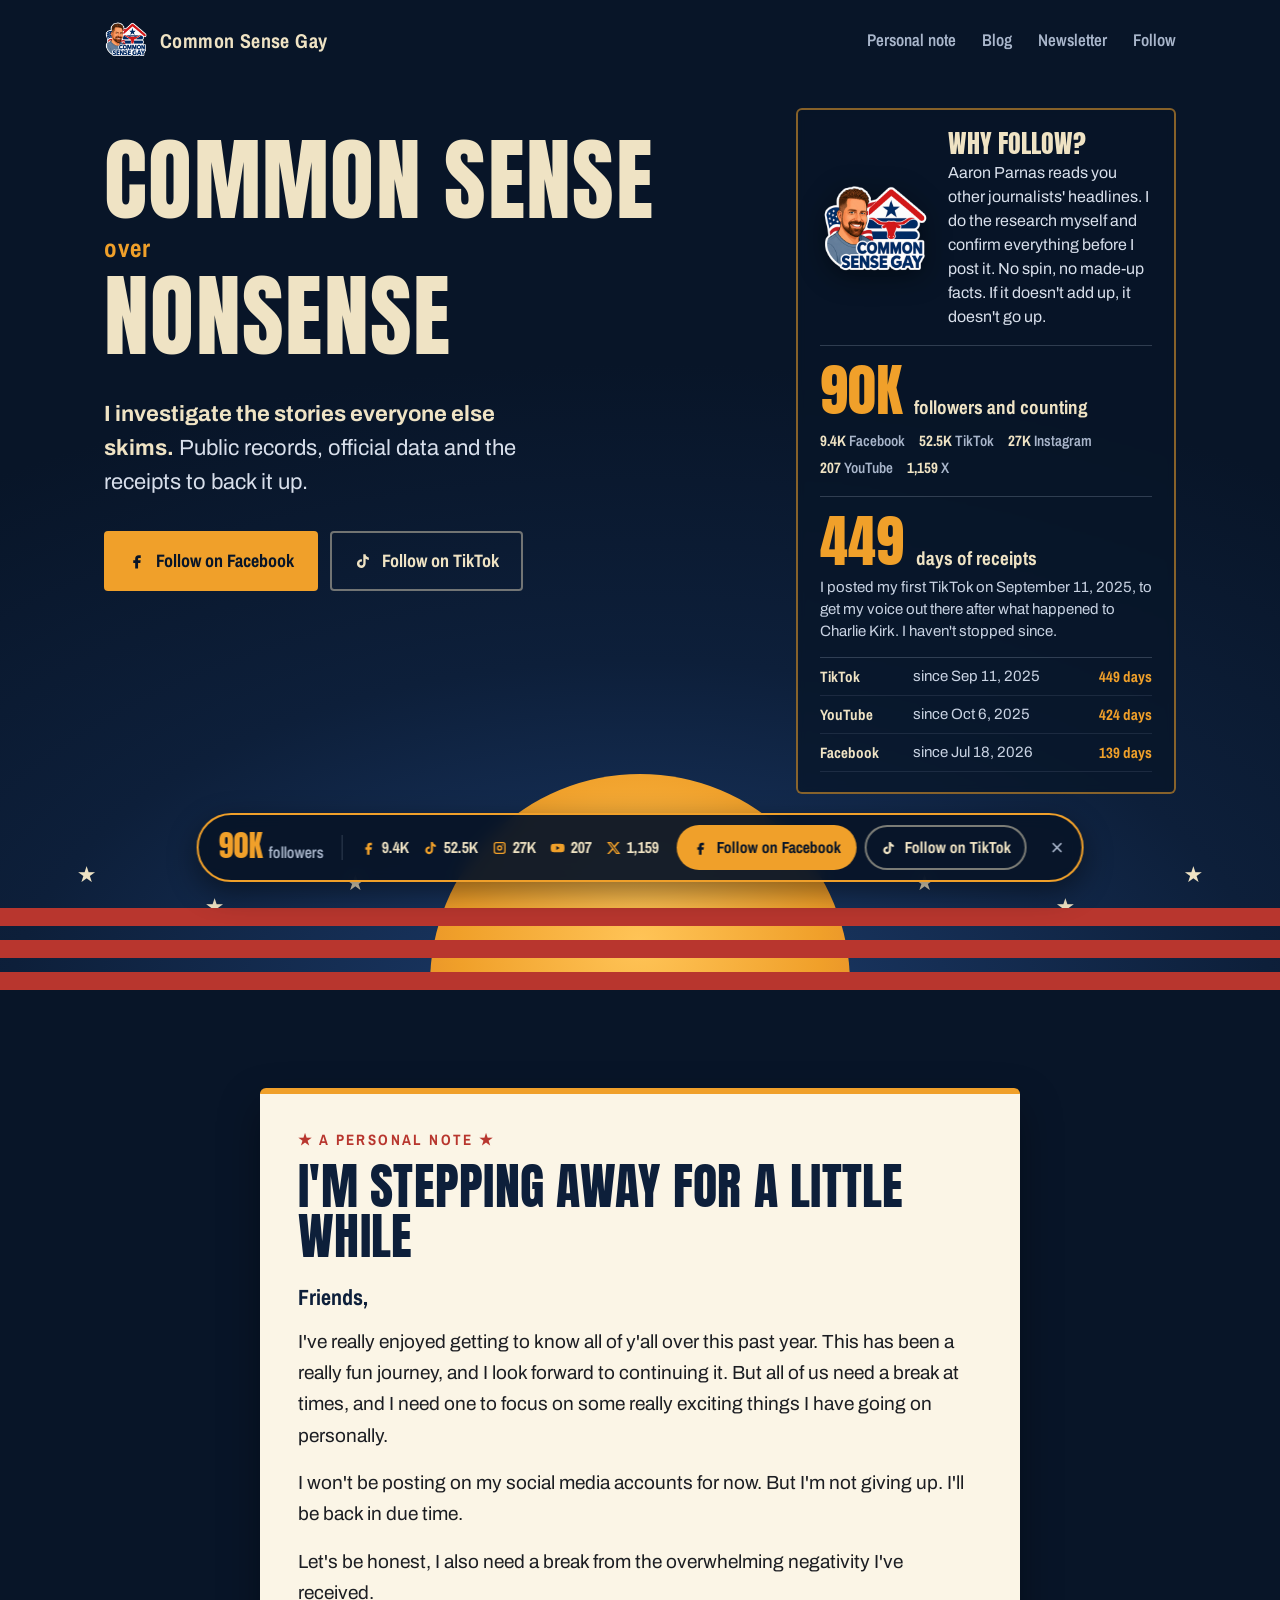
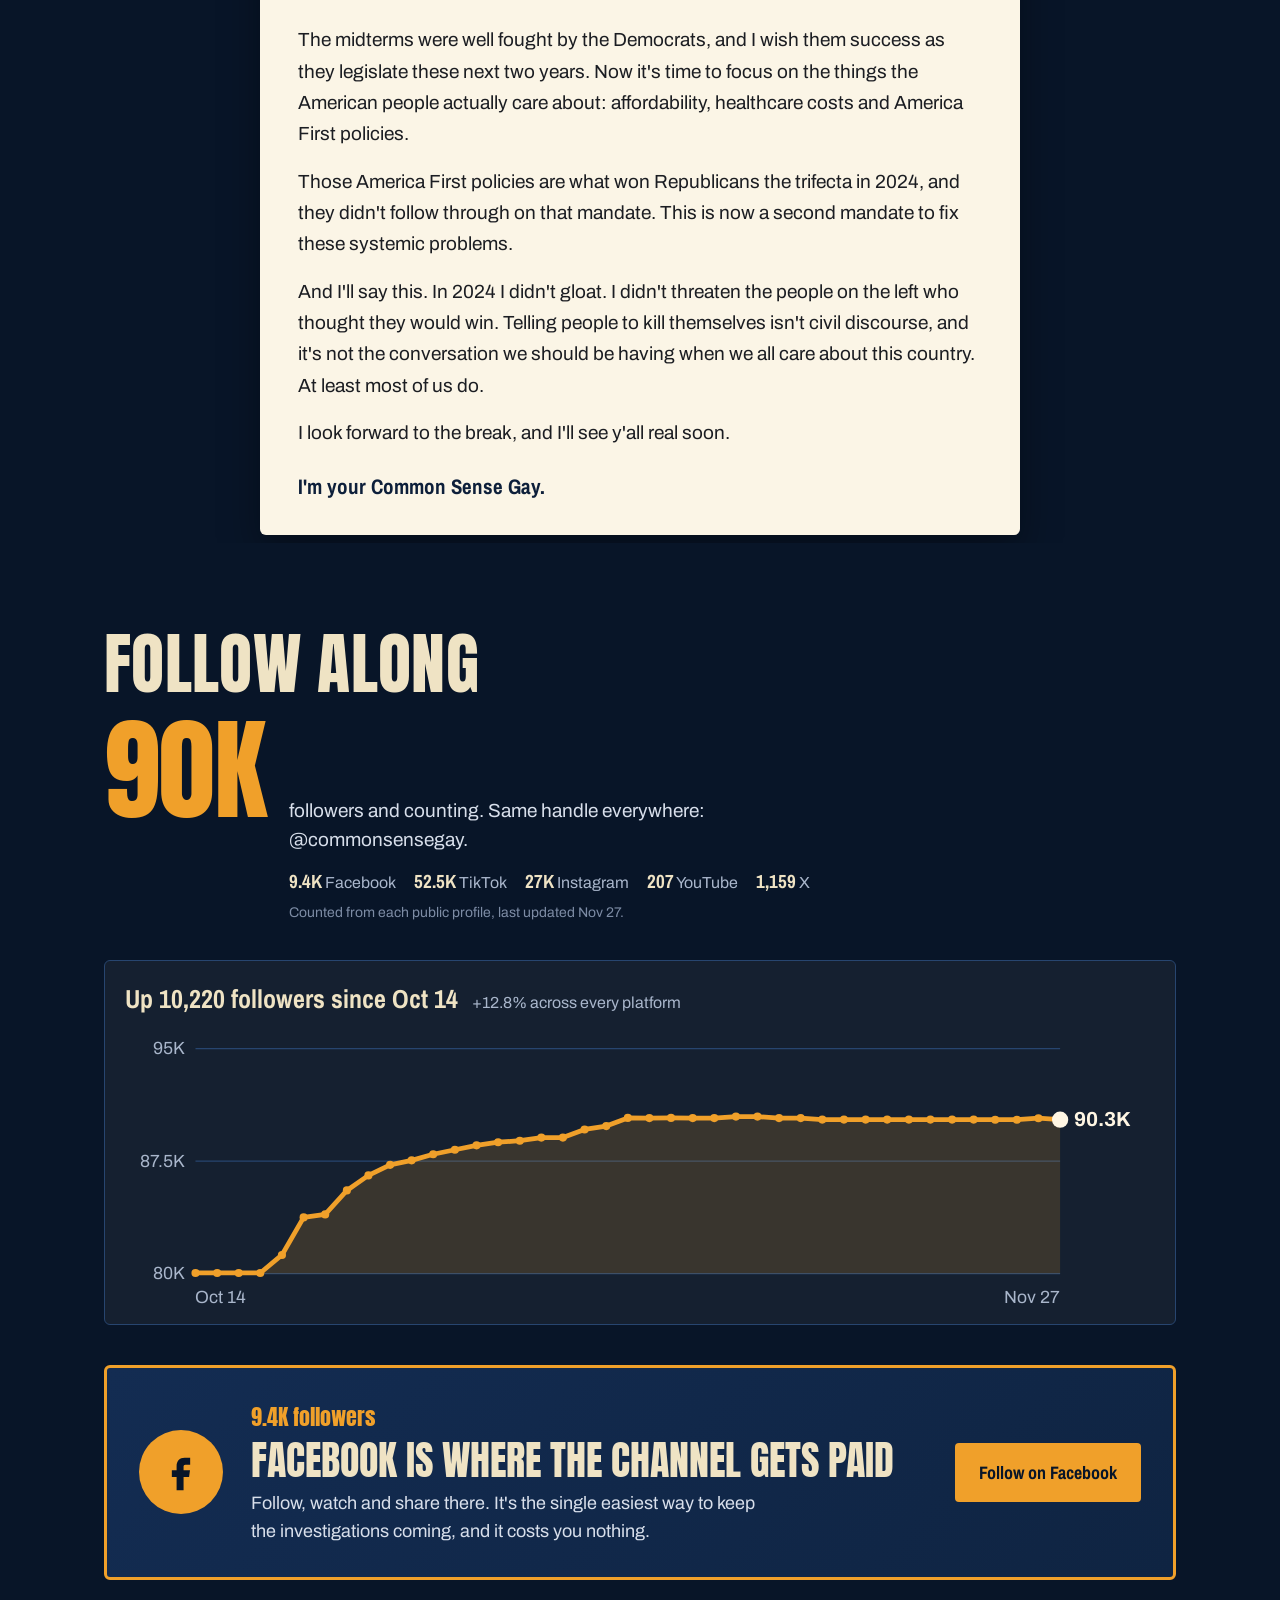
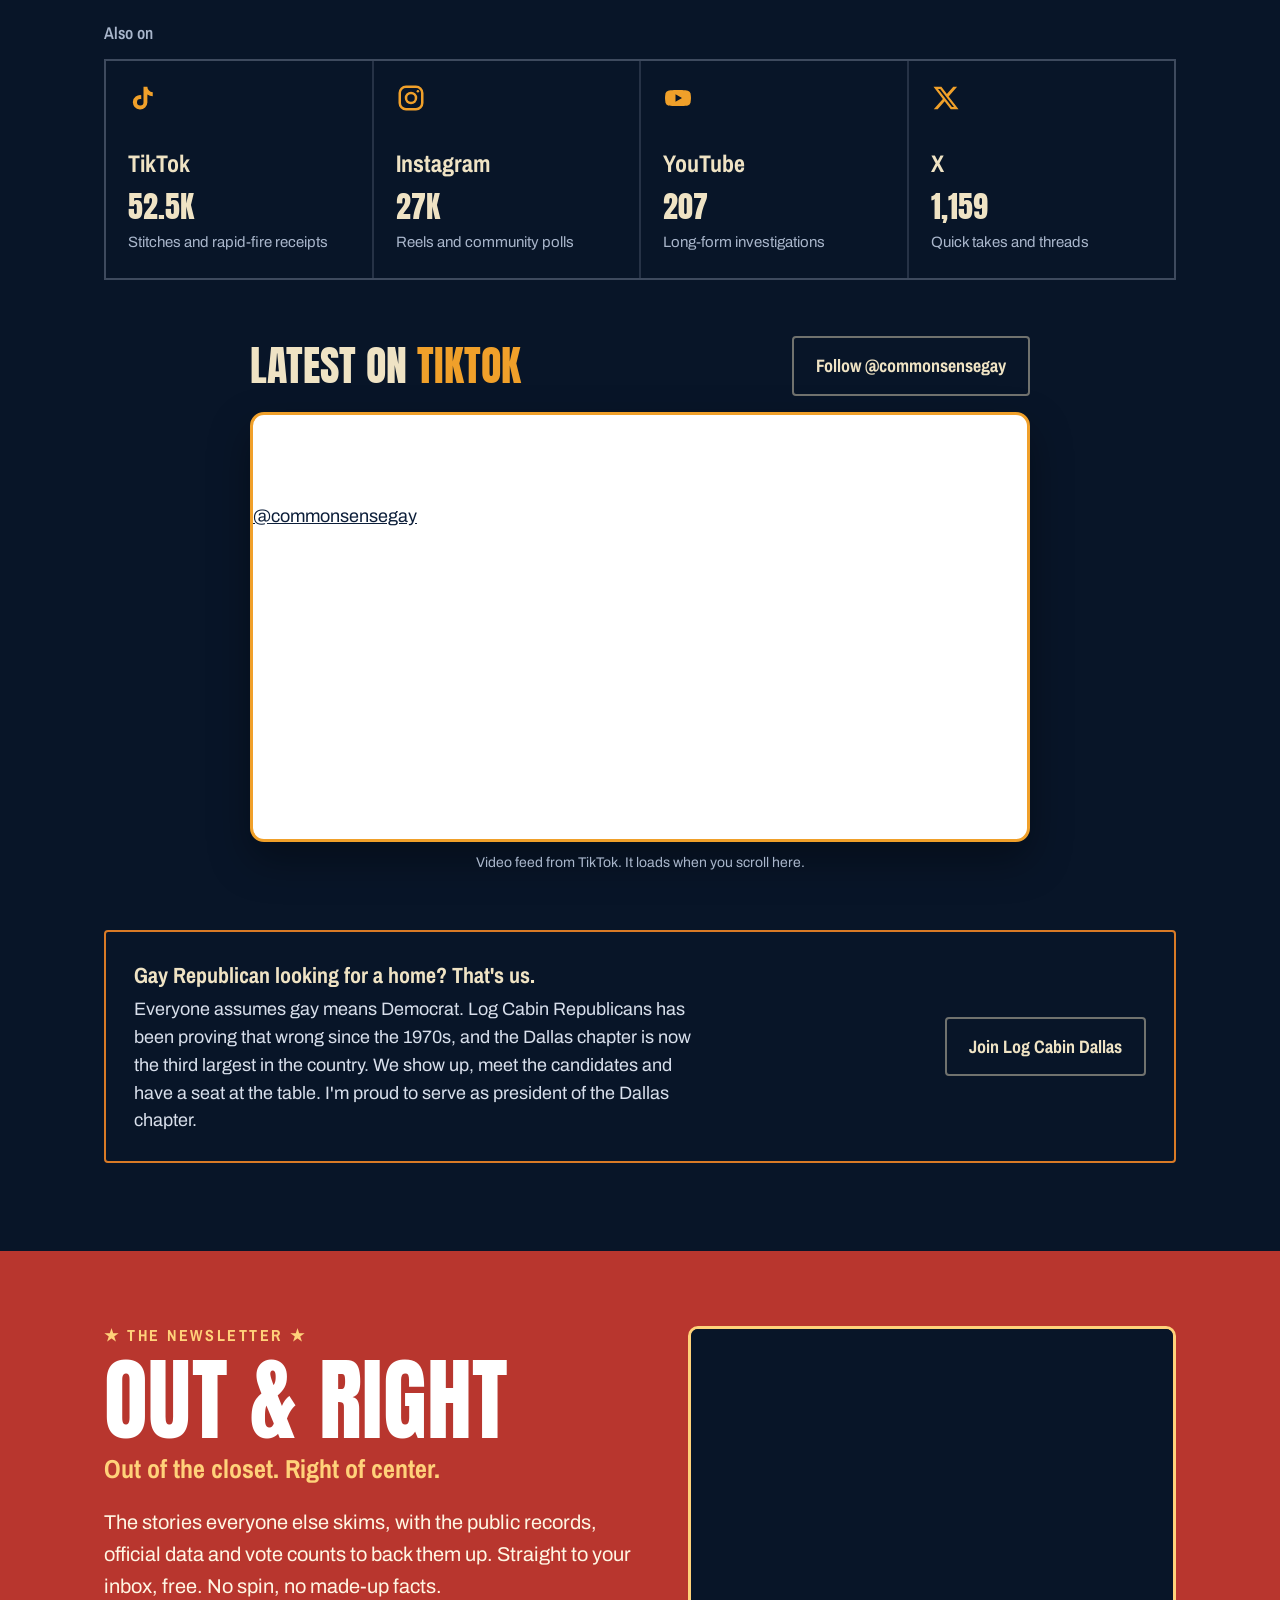
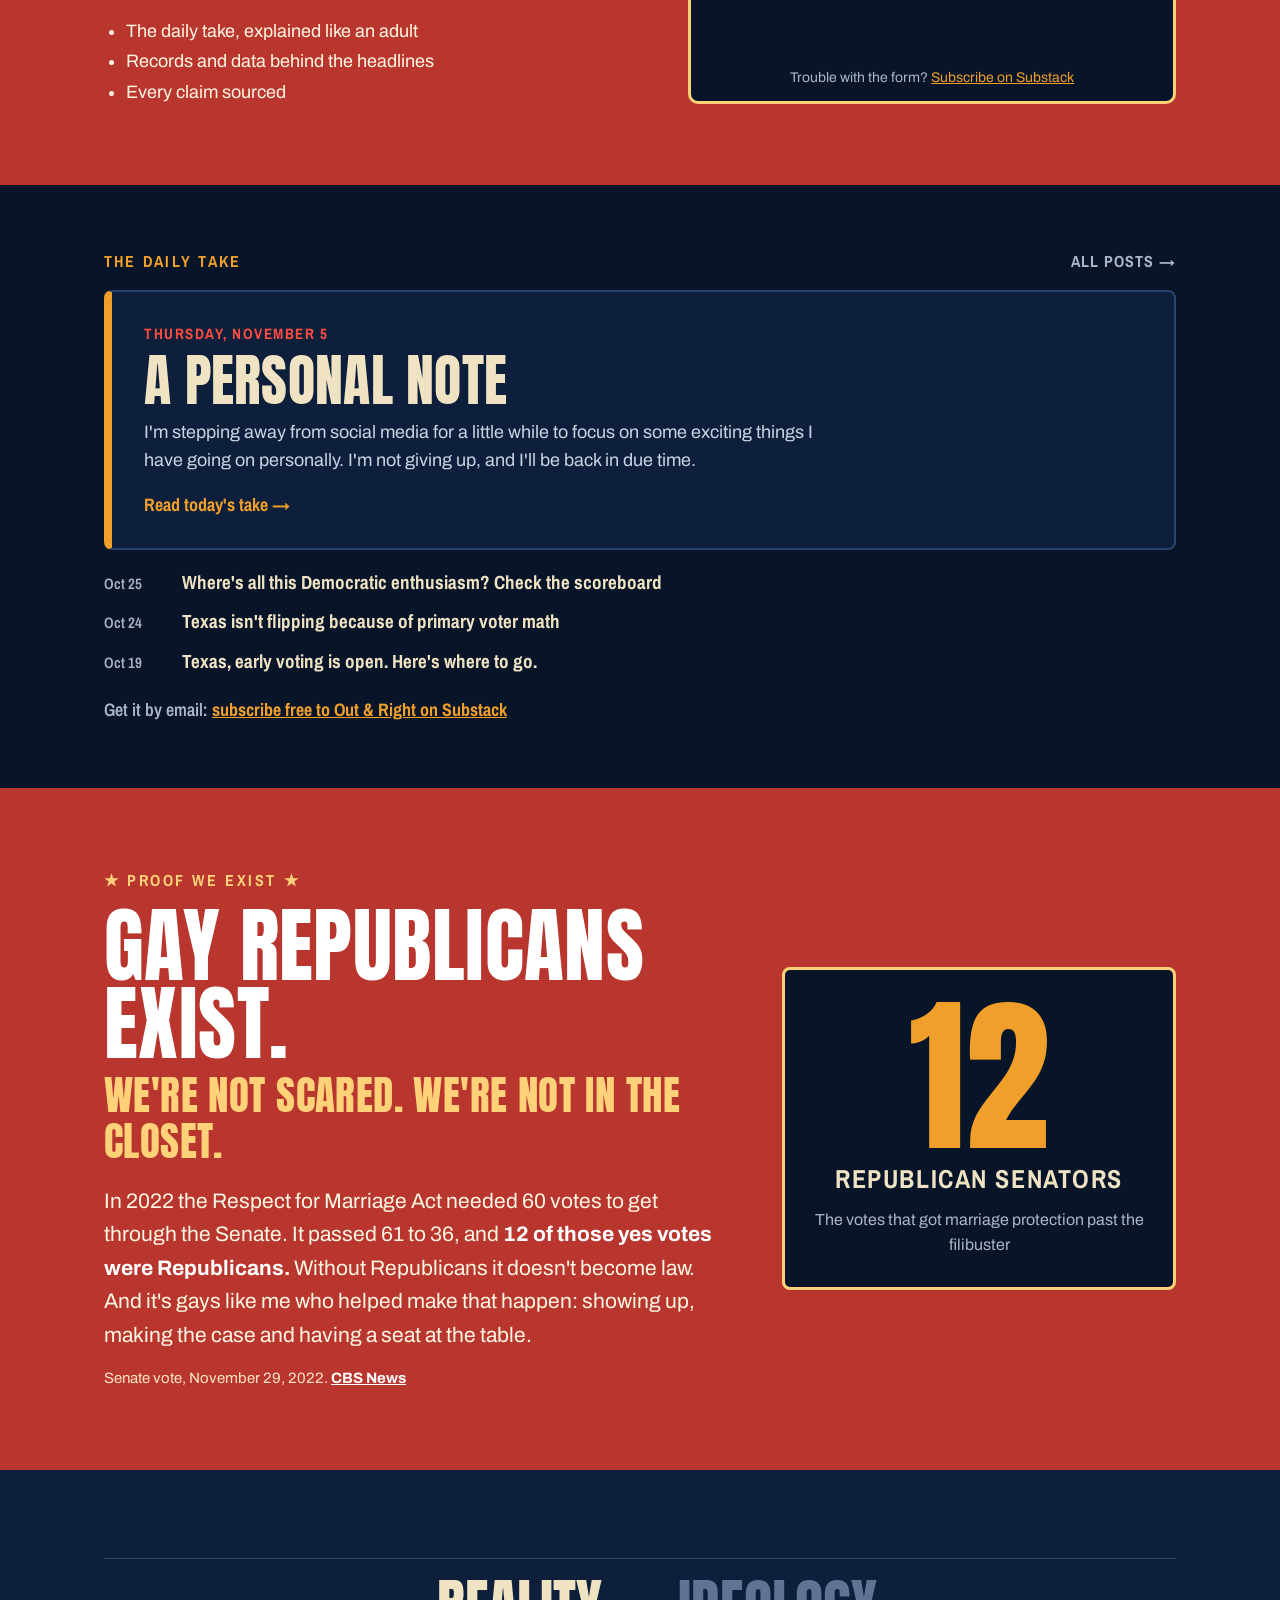
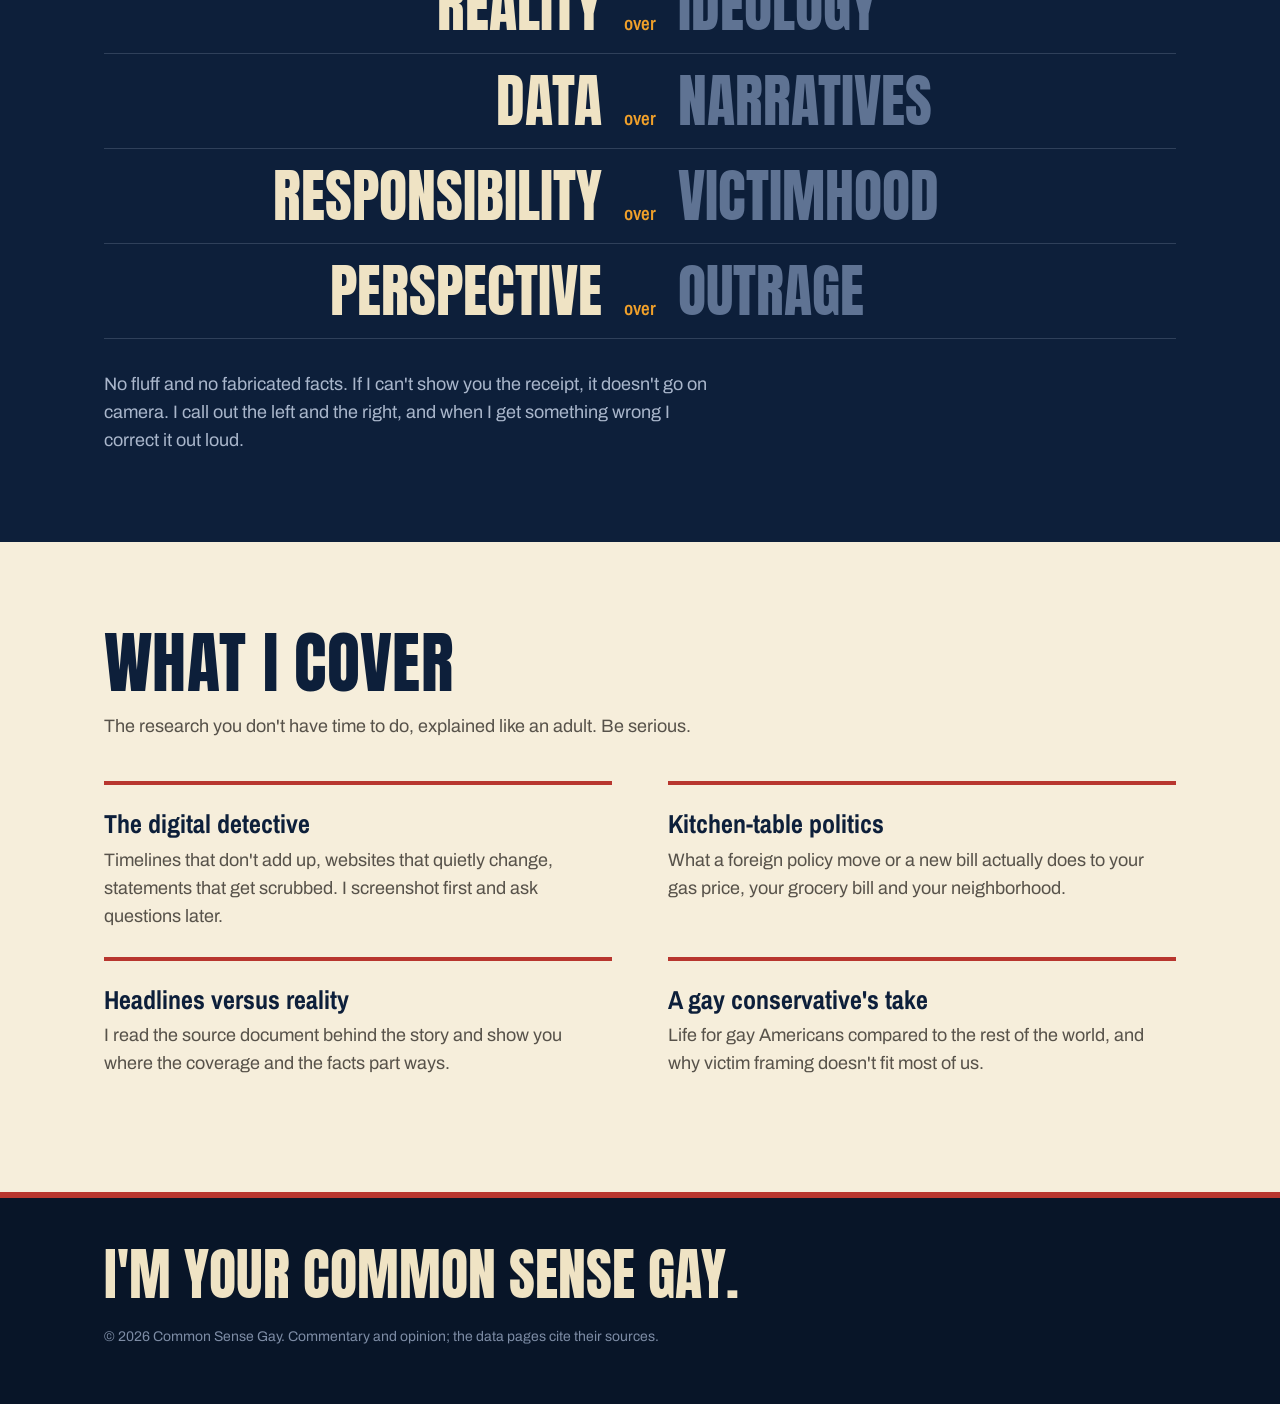
<file: index.html>
<!doctype html>
<html lang="en">
<head>
<!-- Google tag (gtag.js) -->
<script async src="https://www.googletagmanager.com/gtag/js?id=G-LYH4ZTMX31"></script>
<script>
  window.dataLayer = window.dataLayer || [];
  function gtag(){dataLayer.push(arguments);}
  gtag('js', new Date());

  gtag('config', 'G-LYH4ZTMX31');
</script>
<script src="/assets/track.js" defer></script>
<meta charset="utf-8">
<meta name="viewport" content="width=device-width,initial-scale=1,viewport-fit=cover">
<title>Common Sense Gay | Gay Republican Commentary and Receipts</title>
<meta name="description" content="Common Sense Gay investigates the stories everyone else skims, with public records, official data and the receipts to back them up.">
<link rel="canonical" href="https://commonsensegay.com/">
<meta property="og:title" content="Common Sense Gay">
<meta property="og:description" content="Reality over ideology. Data over narratives. Political commentary and investigations built on receipts.">
<meta property="og:type" content="website">
<meta property="og:url" content="https://commonsensegay.com/">
<meta property="og:image" content="https://commonsensegay.com/assets/og-home-v5.jpg">
<meta property="og:image:width" content="1200">
<meta property="og:image:height" content="630">
<meta property="og:site_name" content="Common Sense Gay">
<meta name="twitter:card" content="summary_large_image">
<meta name="twitter:site" content="@commonsensegay">
<meta name="twitter:image" content="https://commonsensegay.com/assets/og-home-v5.jpg">
<meta name="theme-color" content="#0d1f3a">
<link rel="icon" type="image/png" sizes="32x32" href="/favicon-32.png">
<link rel="apple-touch-icon" href="/apple-touch-icon.png">
<link rel="preconnect" href="https://fonts.googleapis.com">
<link rel="preconnect" href="https://fonts.gstatic.com" crossorigin>
<link rel="stylesheet" href="https://fonts.googleapis.com/css2?family=Anton&family=Archivo:wght@400;500;700&family=Archivo+Narrow:wght@600;700&display=swap">
<style>
:root{
  --navy:#0d1f3a; --night:#081528; --cream:#efe3c4; --paper:#f6eedb;
  --sun:#f0a02a; --burnt:#d97a26; --red:#b8362e; --mist:#a9b6cb;
  --ink:#16202e; --ink-soft:#57524a; --rule:#d9c9a2;
  --dem:#2a62b8; --rep:#c0392f; --oth:#9a958a;
  --display:"Anton",Impact,"Arial Narrow",sans-serif;
  --body:"Archivo",system-ui,sans-serif;
  --narrow:"Archivo Narrow","Arial Narrow",sans-serif;
  color-scheme:dark;
}
*{box-sizing:border-box}
html{scroll-behavior:smooth}
@media (prefers-reduced-motion:reduce){html{scroll-behavior:auto}}
body{margin:0;background:var(--navy);color:var(--cream);font-family:var(--body);font-size:18px;line-height:1.55;-webkit-font-smoothing:antialiased}
img{max-width:100%;height:auto;display:block}
a{color:inherit}
a:focus-visible,button:focus-visible{outline:3px solid var(--sun);outline-offset:3px;border-radius:2px}
.wrap{max-width:1120px;margin:0 auto;padding:0 24px}
@media (max-width:600px){.wrap{padding:0 16px}}

/* top bar */
.bar{position:relative;z-index:5;background:var(--night)}
.bar .wrap{display:flex;align-items:center;justify-content:space-between;gap:16px;padding-top:18px;padding-bottom:18px}
.mark{display:flex;align-items:center;gap:12px;text-decoration:none;font-family:var(--narrow);font-weight:700;font-size:20px;letter-spacing:.02em}
.mark img{width:44px;height:44px}
.nav{display:flex;gap:26px;font-family:var(--narrow);font-weight:600;font-size:17px}
.nav a{text-decoration:none;color:var(--mist)}
.nav a:hover{color:var(--cream)}
.nav a.gotv-link{background:#b8362e;color:#fff6e3;padding:4px 12px;border-radius:999px;margin:-4px 0}
.nav a.gotv-link:hover{background:#d2433a;color:#fff}
.nav a{white-space:nowrap}
@media (max-width:1240px){.nav{gap:14px;font-size:15.5px}}
.nav a.ev-link{background:#f5a21f;color:#0c1e38;padding:4px 12px;border-radius:999px;margin:-4px 0;text-transform:capitalize}
.nav .ev-short{display:none}
.nav .gv-star{color:#f5a21f}
.nav a.ev-link:hover{background:#ffb84a;color:#0c1e38}
@media (max-width:480px){.mark{font-size:16px;line-height:1.15;gap:8px}.mark img{width:38px;height:38px}.nav .ev-long{display:none}.nav .ev-short{display:inline}.nav{gap:8px}.nav a.ev-link,.nav a.gotv-link{padding:4px 10px}}
@media (max-width:1030px){.nav a:not(.keep){display:none}.nav{gap:14px}}
@media (max-width:480px){.nav{gap:12px;font-size:15px}}
@media (max-width:400px){.mark{font-size:14px;gap:6px}.mark img{width:34px;height:34px}.nav{gap:6px}.nav a.ev-link,.nav a.gotv-link{padding:4px 8px;font-size:15px}}

/* hero */
.hero{position:relative;overflow:hidden;min-height:min(860px,100svh);display:flex;flex-direction:column;
  background:radial-gradient(ellipse 90% 70% at 50% 100%,#1d3d6e 0%,var(--navy) 55%,var(--night) 100%)}
.hero .wrap{position:relative;z-index:2;flex:1;display:grid;grid-template-columns:1.25fr .75fr;grid-template-areas:"text card";grid-template-rows:auto;gap:28px 40px;align-items:start;padding-top:28px;padding-bottom:40px}
.hero-text{grid-area:text;align-self:start;padding-top:24px}
.hero h1{font-family:var(--display);font-weight:400;font-size:clamp(56px,7vw,100px);line-height:1.08;letter-spacing:.015em;margin:0 0 32px;text-transform:uppercase;color:var(--cream);text-wrap:balance}
.hero h1 .vs{display:block;font-family:var(--narrow);font-weight:700;font-size:max(.28em,22px);letter-spacing:.04em;color:var(--sun);margin:.3em 0 .26em;line-height:1;text-transform:none}
.lede{font-size:clamp(19px,2vw,22px);max-width:34ch;color:#d8dfeb;margin:0 0 32px}
.lede strong{color:var(--cream);font-weight:700}
.ctas{display:flex;flex-wrap:wrap;gap:12px}
.btn{display:inline-flex;align-items:center;gap:10px;font-family:var(--narrow);font-weight:700;font-size:18px;text-decoration:none;padding:14px 22px;border-radius:4px;border:2px solid transparent}
.btn svg{width:18px;height:18px;flex:none}
.btn.primary{background:var(--sun);color:var(--night)}
.btn.primary:hover{background:#ffb646}
.btn.ghost{border-color:rgba(239,227,196,.45);color:var(--cream)}
.btn.ghost:hover{border-color:var(--cream)}
.badge{grid-area:badge;justify-self:center;align-self:start;width:min(210px,100%);height:auto;aspect-ratio:1/1;object-fit:contain;filter:drop-shadow(0 18px 30px rgba(0,0,0,.45))}
.statcard{grid-area:card;justify-self:end;width:min(380px,100%);background:rgba(8,21,40,.72);border:2px solid rgba(240,160,42,.55);border-radius:6px;padding:20px 22px;backdrop-filter:blur(4px)}
.statcard .row{display:flex;align-items:baseline;gap:12px}
.statcard .num{font-family:var(--display);font-size:56px;line-height:1;color:var(--sun);font-variant-numeric:tabular-nums}
.statcard .lbl{font-family:var(--narrow);font-weight:700;font-size:19px;color:var(--cream);line-height:1.15}
.statcard .hc-plats{display:flex;flex-wrap:wrap;gap:4px 14px;margin:10px 0 0;font-family:var(--narrow);font-weight:600;font-size:15px;color:var(--mist)}
.statcard .hc-plats b{color:var(--cream)}
.statcard hr{border:0;border-top:1px solid rgba(169,182,203,.25);margin:16px 0}
.since{list-style:none;margin:14px 0 0;padding:0;border-top:1px solid rgba(169,182,203,.25)}
.since li{display:grid;grid-template-columns:5.5em 1fr auto;gap:10px;padding:7px 0;border-bottom:1px solid rgba(169,182,203,.12);font-size:15px;color:#c9d3e3}
.since li b{font-family:var(--narrow);font-weight:700;color:var(--cream)}
.since li span:last-child{font-family:var(--narrow);font-weight:700;color:var(--sun);text-align:right;font-variant-numeric:tabular-nums}
.statcard .why{display:flex;gap:18px;align-items:center}
.statcard .why img{width:110px;height:110px;flex:none;filter:drop-shadow(0 6px 14px rgba(0,0,0,.45))}
.statcard .why p{margin:0;font-size:16px;line-height:1.5;color:#d8dfeb}
.statcard .why b{display:block;font-family:var(--display);font-weight:400;text-transform:uppercase;font-size:26px;line-height:1.05;color:var(--cream);margin-bottom:4px}
@media (min-width:821px){.badge{display:none}}
@media (max-width:820px){.statcard .why img{display:none}}
.statcard .note{margin:8px 0 0;font-size:15px;line-height:1.45;color:#c9d3e3}
@media (max-width:820px){
  .hero .wrap{grid-template-columns:1fr;grid-template-areas:"badge" "text" "card";grid-template-rows:auto;padding-top:20px}
  .badge{justify-self:start;width:112px}
  .statcard{justify-self:stretch;width:auto}
}

/* horizon: the one animated moment */
.horizon{position:relative;height:190px;flex:none}
.horizon .sun{position:absolute;left:50%;bottom:-170px;width:420px;height:420px;margin-left:-210px;border-radius:50%;
  background:radial-gradient(circle at 50% 40%,#ffc457 0%,var(--sun) 55%,var(--burnt) 100%);
  animation:rise 1.6s cubic-bezier(.2,.7,.2,1) .15s both}
.horizon .stripes{position:absolute;left:0;right:0;bottom:34px}
.horizon .stripes i{display:block;height:18px;background:var(--red);margin-top:14px}
.horizon .stars{position:absolute;inset:0}
.horizon .stars span{position:absolute;color:var(--cream);font-size:22px;line-height:1}
.horizon .ground{position:absolute;left:0;right:0;bottom:0;height:34px;background:var(--night)}
@keyframes rise{from{transform:translateY(120px)}to{transform:none}}
@media (prefers-reduced-motion:reduce){.horizon .sun{animation:none}}
@media (max-width:600px){.horizon{height:150px}.horizon .sun{width:300px;height:300px;margin-left:-150px;bottom:-130px}.horizon .stripes i{height:12px;margin-top:10px}}

.note-sec{background:var(--night);padding:64px 0 8px}
.note-card{max-width:760px;margin:0 auto;background:#fbf5e6;color:#1b1d22;border-top:6px solid var(--sun);border-radius:6px;padding:34px 38px 30px;box-shadow:0 18px 40px rgba(0,0,0,.35)}
.note-card .note-k{font-family:var(--narrow);font-weight:700;letter-spacing:.16em;text-transform:uppercase;font-size:15px;color:var(--red);margin:0 0 8px}
.note-card h2{font-family:var(--display);font-weight:400;text-transform:uppercase;font-size:clamp(32px,4.6vw,50px);line-height:1;color:var(--navy);margin:0 0 18px}
.note-card p{font-size:19px;line-height:1.65;margin:0 0 16px}
.note-card .note-hi{font-family:var(--narrow);font-weight:700;font-size:22px;color:var(--navy);margin-bottom:10px}
.note-card .note-sign{font-family:var(--narrow);font-weight:700;font-size:21px;color:var(--navy);margin:22px 0 0}
@media (max-width:600px){.note-card{padding:26px 20px 22px}.note-card p{font-size:17.5px}}
/* gay republicans exist */
.exist{background:var(--red);color:#fff6e3;padding:80px 0}
.ex-grid{display:grid;grid-template-columns:1.6fr 1fr;gap:48px;align-items:center}
@media (max-width:860px){.ex-grid{grid-template-columns:1fr;gap:28px}}
.ex-k{font-family:var(--narrow);font-weight:700;text-transform:uppercase;letter-spacing:.16em;font-size:16px;color:#ffd27a;margin:0 0 14px}
.exist h2{color:#fff;font-size:clamp(46px,6.4vw,84px);margin:0 0 22px}
.exist h2 span{display:block;color:#ffd27a;font-size:.5em;line-height:1.1;margin-top:10px}
.ex-body{font-size:clamp(18px,2vw,21px);line-height:1.6;max-width:60ch;margin:0 0 14px}
.ex-body b{color:#fff}
.ex-src{font-size:15px;color:#ffe3c9;margin:0}
.ex-src a{color:#fff;font-weight:700}
.ex-stat{background:var(--night);border-radius:8px;padding:30px 28px;text-align:center;border:3px solid #ffd27a}
.ex-stat b{display:block;font-family:var(--display);font-weight:400;font-size:clamp(110px,14vw,170px);line-height:.9;color:var(--sun)}
.ex-stat span{display:block;font-family:var(--narrow);font-weight:700;font-size:26px;text-transform:uppercase;letter-spacing:.06em;color:var(--cream);margin-top:6px}
.ex-stat small{display:block;font-size:16px;color:var(--mist);margin-top:8px}

/* newsletter */
.nl{background:var(--red);color:#fff6e3;padding:72px 0}
.nl-grid{display:grid;grid-template-columns:1.1fr 1fr;gap:48px;align-items:center}
@media (max-width:860px){.nl-grid{grid-template-columns:1fr;gap:24px}}
.nl-k{font-family:var(--narrow);font-weight:700;text-transform:uppercase;letter-spacing:.16em;font-size:16px;color:#ffd27a;margin:0 0 10px}
.nl h2{color:#fff;font-size:clamp(52px,7vw,92px);margin:0 0 6px}
.nl-sub{font-family:var(--narrow);font-weight:700;font-size:clamp(20px,2.4vw,26px);color:#ffd27a;margin:0 0 16px}
.nl-body{font-size:clamp(18px,2vw,20px);line-height:1.6;margin:0 0 14px;max-width:52ch}
.nl-list{margin:0;padding-left:22px;font-size:18px;line-height:1.7}
.nl-form{background:var(--night);border:3px solid #ffd27a;border-radius:10px;overflow:hidden}
.nl-form iframe{display:block;width:100%;height:330px;border:0;background:var(--night)}
.nl-alt{margin:0;padding:8px 16px 12px;font-size:14px;color:var(--mist);text-align:center}
.nl-alt a{color:var(--sun)}

/* daily take */
.take{background:var(--night);padding:64px 0;border-top:6px solid var(--red)}
.tk-k{font-family:var(--narrow);font-weight:700;text-transform:uppercase;letter-spacing:.14em;font-size:16px;color:var(--sun);margin:0 0 16px;display:flex;justify-content:space-between;gap:12px}
.tk-k a{color:var(--mist);text-decoration:none;letter-spacing:.06em}
.tk-k a:hover{color:var(--cream)}
.tk-card{display:block;text-decoration:none;background:var(--navy);border:2px solid #27456f;border-left:8px solid var(--sun);border-radius:8px;padding:28px 32px}
.tk-card:hover{border-color:var(--sun)}
.tk-card h2{font-size:clamp(34px,4.6vw,56px);margin:6px 0 12px;color:var(--cream)}
.tk-card p{margin:0 0 16px;color:#c9d3e3;max-width:70ch}
.tk-d{font-family:var(--narrow);font-weight:700;font-size:15px;text-transform:uppercase;letter-spacing:.1em;color:var(--red);filter:brightness(1.4)}
.tk-go{font-family:var(--narrow);font-weight:700;font-size:18px;color:var(--sun)}
.tk-more{list-style:none;margin:18px 0 0;padding:0;display:grid;gap:10px}
.tk-more a{display:flex;gap:14px;align-items:baseline;text-decoration:none;color:var(--cream);font-family:var(--narrow);font-weight:700;font-size:19px}
.tk-more span{color:var(--mist);font-weight:600;font-size:15px;min-width:64px}
.tk-sub{margin:20px 0 0;font-family:var(--narrow);font-weight:600;font-size:18px;color:var(--mist)}
.tk-sub a{color:var(--sun);font-weight:700}
@media (max-width:600px){.tk-card{padding:22px}}

/* paper sections */
.paper{background:var(--paper);color:var(--ink)}
.paper a{color:var(--navy)}
section{padding:88px 0}
@media (max-width:600px){section{padding:60px 0}}
h2{font-family:var(--display);font-weight:400;text-transform:uppercase;font-size:clamp(40px,5.5vw,68px);line-height:.95;margin:0 0 18px;letter-spacing:.005em}
.paper h2{color:var(--navy)}
.intro{max-width:60ch;margin:0 0 40px;color:var(--ink-soft)}

/* tracker feature */
.tracker{display:grid;grid-template-columns:1fr 1fr;gap:56px;align-items:start}
@media (max-width:860px){.tracker{grid-template-columns:1fr;gap:32px}}
.asof{font-family:var(--narrow);font-weight:600;font-size:16px;color:var(--ink-soft);margin:0 0 14px}
.asof b{color:var(--red)}
.split{display:grid;grid-template-columns:1fr 1fr;gap:4px 24px;margin-bottom:18px}
.split .n{font-family:var(--display);font-size:clamp(56px,7vw,84px);line-height:1}
.split .l{font-family:var(--narrow);font-weight:700;font-size:18px}
.dem{color:var(--dem)} .rep{color:var(--rep)}
.bigbar{display:flex;height:26px;border-radius:3px;overflow:hidden;background:var(--rule);margin-bottom:12px}
.bigbar i{display:block;height:100%;transition:width .8s ease}
.bigbar .bd{background:var(--dem)} .bigbar .bo{background:var(--oth)} .bigbar .br{background:var(--rep)}
.facts{list-style:none;margin:22px 0 28px;padding:0;border-top:2px solid var(--navy)}
.facts li{display:flex;justify-content:space-between;gap:16px;padding:11px 0;border-bottom:1px solid var(--rule);font-size:16px}
.facts li span:last-child{font-weight:700;font-variant-numeric:tabular-nums;text-align:right}
.caveat{font-size:15px;color:var(--ink-soft);margin:0 0 26px;max-width:52ch}
.paper .btn.primary{background:var(--navy);color:var(--cream)}
.paper .btn.primary:hover{background:#18335c}
.why h3{font-family:var(--narrow);font-weight:700;font-size:22px;margin:0 0 8px;color:var(--navy)}
.why p{margin:0 0 22px;color:var(--ink-soft)}

.edg{margin-top:6px;background:var(--navy);color:var(--cream);border-radius:8px;padding:20px 22px;border-left:8px solid var(--sun)}
.edg-k{margin:0 0 2px!important;font-family:var(--narrow);font-weight:700;font-size:13px;letter-spacing:.12em;text-transform:uppercase;color:var(--sun)!important}
.edg-h{margin:0 0 6px!important;font-family:var(--narrow);font-weight:700;font-size:24px;line-height:1.15;color:#fff6e3!important}
.edg-b{margin:0 0 14px!important;font-size:16px;color:#c9d3e3!important}
.paper .btn.edg-go{background:var(--sun);color:var(--night)}
.paper .btn.edg-go:hover{background:#ffb646}
.btn.edg-go svg{width:18px;height:18px}

.edgbar{background:var(--night);border-top:1px solid #27456f;border-bottom:1px solid #27456f}
.edgbar-in{display:flex;align-items:center;justify-content:space-between;gap:12px 24px;flex-wrap:wrap;padding-top:14px;padding-bottom:14px}
.edgbar p{margin:0;color:#c9d3e3;font-size:16px}
.edgbar p b{color:#fff6e3;font-family:var(--narrow);font-size:19px}
.edgbar-k{display:block;font-family:var(--narrow);font-weight:700;font-size:13px;letter-spacing:.12em;text-transform:uppercase;color:var(--sun);margin-bottom:2px}
.edgbar-go{display:inline-flex;align-items:center;gap:8px;white-space:nowrap;background:var(--sun);color:var(--night);text-decoration:none;font-family:var(--narrow);font-weight:700;font-size:17px;padding:10px 16px;border-radius:4px}
.edgbar-go:hover{background:#ffb646}
.edgbar-go svg{width:16px;height:16px}
@media (max-width:600px){.edgbar-go{width:100%;justify-content:center}}

/* creed */
.creed{background:var(--navy);position:relative}
.creed ol{list-style:none;margin:0;padding:0}
.creed li{display:grid;grid-template-columns:1fr auto 1fr;align-items:baseline;gap:22px;padding:18px 0;border-bottom:1px solid rgba(169,182,203,.22);font-family:var(--display);text-transform:uppercase;font-size:clamp(28px,4.6vw,58px);line-height:1}
.creed li:first-child{border-top:1px solid rgba(169,182,203,.22)}
.creed li .w{color:var(--cream);text-align:right}
.creed li .over{font-family:var(--narrow);font-weight:600;text-transform:none;font-size:clamp(15px,1.6vw,19px);color:var(--sun)}
.creed li .l{color:#5f7393}
@media (max-width:600px){.creed li{grid-template-columns:1fr;gap:4px}.creed li .w{text-align:left}}
.creed .foot{margin:32px 0 0;color:var(--mist);max-width:62ch}

/* what I cover */
.cover{display:grid;grid-template-columns:repeat(2,1fr);gap:0 56px}
@media (max-width:760px){.cover{grid-template-columns:1fr}}
.cover div{padding:24px 0 26px;border-top:4px solid var(--red)}
.cover h3{font-family:var(--narrow);font-weight:700;font-size:26px;line-height:1.15;margin:0 0 8px;color:var(--navy)}
.cover p{margin:0;color:var(--ink-soft)}

/* follow */
.follow{background:var(--night)}
.follow h2{color:var(--cream)}
.follow .intro{color:var(--mist)}
.plats{display:grid;grid-template-columns:repeat(auto-fit,minmax(200px,1fr));gap:2px;background:rgba(169,182,203,.18);border:2px solid rgba(169,182,203,.18)}
.plat{display:flex;flex-direction:column;gap:6px;padding:22px 22px 24px;background:var(--night);text-decoration:none;min-height:170px}
.plat:hover{background:#0f2442}
.plat svg{width:30px;height:30px;color:var(--sun)}
.plat b{font-family:var(--narrow);font-size:24px;margin-top:26px}
.plat span{color:var(--mist);font-size:15px}
.ttfeed{margin:56px auto 0;max-width:780px}
.tt-head{display:flex;flex-wrap:wrap;align-items:center;justify-content:space-between;gap:14px;margin-bottom:16px}
.tt-head h3{font-family:var(--display);font-weight:400;text-transform:uppercase;font-size:clamp(30px,4vw,42px);line-height:1;color:var(--cream);margin:0}
.tt-head h3 span{color:var(--sun)}
.tt-box{background:#fff;border:3px solid var(--sun);border-radius:14px;overflow:hidden;min-height:430px;display:flex;justify-content:center;box-shadow:0 18px 40px rgba(0,0,0,.35)}
.tt-box blockquote.tiktok-embed{margin:0!important;width:100%;max-width:none!important;border:0!important}
.tt-box iframe{display:block;border:0!important}
.tt-box a{color:#0d1f3a}
.tt-wait{color:#5f5a4e;align-self:center;font-family:var(--narrow);font-size:18px}
.tt-fallback{align-self:center;text-align:center;padding:40px 24px}
.tt-fallback p{color:#3d3a33;font-size:18px;margin:0 0 18px}
.tt-fallback b{display:block;font-family:var(--narrow);font-size:24px;color:#0d1f3a;margin-bottom:6px}
.tt-note{margin:10px 0 0;font-size:14px;color:var(--mist);text-align:center}
.lcr{margin-top:56px;display:flex;flex-wrap:wrap;align-items:center;justify-content:space-between;gap:20px;padding:26px 28px;border:2px solid var(--burnt);border-radius:4px}
.lcr p{margin:0;max-width:56ch;color:#d8dfeb}
.lcr b{color:var(--cream);font-family:var(--narrow);font-size:22px;display:block;margin-bottom:4px}


.fbfeat{display:grid;grid-template-columns:auto 1fr auto;gap:28px;align-items:center;padding:32px;margin-bottom:40px;background:linear-gradient(135deg,#132c52 0%,#0f2442 100%);border:3px solid var(--sun);border-radius:6px}
.fbicon{width:84px;height:84px;border-radius:50%;background:var(--sun);color:var(--night);display:grid;place-items:center}
.fbicon svg{width:44px;height:44px}
.fbfeat h3{font-family:var(--display);font-weight:400;text-transform:uppercase;font-size:clamp(28px,3.4vw,40px);line-height:1;margin:0 0 10px;color:var(--cream)}
.fbfeat p{margin:0;color:#d8dfeb;max-width:52ch}
@media (max-width:760px){.fbfeat{grid-template-columns:1fr;padding:24px}.fbicon{width:64px;height:64px}.fbicon svg{width:34px;height:34px}}
.also{font-family:var(--narrow);font-weight:600;font-size:17px;color:var(--mist);margin:0 0 12px}
.paper .btn.fb{background:#1b4fa0;color:#fff}
.paper .btn.fb:hover{background:#1f5bb8}

.tally{display:flex;flex-wrap:wrap;align-items:baseline;gap:8px 22px;margin:0 0 36px}
.growth{margin:6px 0 40px;background:rgba(244,231,201,.05);border:1px solid #27456f;border-radius:6px;padding:18px 20px 12px}
.growth figcaption{display:flex;flex-wrap:wrap;align-items:baseline;gap:6px 14px;margin-bottom:8px}
.growth figcaption b{font-family:var(--narrow);font-weight:700;font-size:clamp(20px,2.4vw,26px);color:var(--cream)}
.growth figcaption span{color:var(--mist);font-size:16px}
.growth svg{width:100%;height:auto;display:block}
.tally .big{font-family:var(--display);font-size:clamp(64px,9vw,112px);line-height:1;color:var(--sun);font-variant-numeric:tabular-nums}
.tally .what{color:#d8dfeb;max-width:48ch;font-size:19px}
.brk{display:flex;flex-wrap:wrap;gap:6px 18px;margin-top:12px;font-size:16px;color:var(--mist)}
.brk b{font-family:var(--narrow);font-weight:700;font-size:19px;color:var(--cream)}
.tally small{display:block;color:#7d8ca5;font-size:14px;margin-top:6px}
.cnt{font-style:normal;font-family:var(--display);font-size:30px;line-height:1.1;color:var(--cream);margin:2px 0 2px}
.cnt:empty{display:none}
.cnt .g,.fbcount .g{display:block;font-family:var(--narrow);font-weight:600;font-size:15px;color:#7fd3a0;letter-spacing:.01em}
.fbcount{display:block;font-family:var(--display);font-size:22px;color:var(--sun);margin-bottom:6px}
.fbcount:empty{display:none}
.fbcount .g{display:inline;margin-left:10px}

/* sticky follower dock */
.dock{position:fixed;left:50%;bottom:18px;z-index:20;display:flex;align-items:center;gap:18px;padding:10px 12px 10px 20px;
  background:rgba(8,21,40,.94);backdrop-filter:blur(8px);-webkit-backdrop-filter:blur(8px);border:2px solid var(--sun);border-radius:999px;
  box-shadow:0 10px 30px rgba(0,0,0,.45);transform:translate(-50%,140%);transition:transform .45s cubic-bezier(.2,.7,.2,1);max-width:calc(100vw - 24px)}
.dock.on{transform:translate(-50%,0)}
.dock[hidden]{display:none}
.dock a{text-decoration:none}
.dock-total{display:flex;align-items:baseline;gap:6px;color:var(--cream)}
.dock-total .n{font-family:var(--display);font-size:30px;line-height:1;color:var(--sun)}
.dock-total .l{font-family:var(--narrow);font-weight:600;font-size:16px;color:var(--mist)}
.dock-plats{display:flex;gap:14px;padding-left:18px;border-left:1px solid rgba(169,182,203,.25)}
.dock-plats a{display:flex;align-items:center;gap:5px;color:var(--cream);font-family:var(--narrow);font-weight:700;font-size:16px}
.dock-plats a:hover{color:var(--sun)}
.dock-plats svg{width:16px;height:16px;color:var(--sun)}
.dock-fb{display:inline-flex;align-items:center;gap:8px;background:var(--sun);color:var(--night);font-family:var(--narrow);font-weight:700;font-size:16px;padding:10px 16px;border-radius:999px;white-space:nowrap}
.dock-fb:hover{background:#ffb646}
.dock-fb svg,.dock-tt svg{width:16px;height:16px}
.dock-ctas{display:flex;gap:8px}
.dock-fb i,.dock-tt i{font-style:normal}
.dock-tt{display:inline-flex;align-items:center;gap:8px;border:2px solid rgba(239,227,196,.5);color:var(--cream);font-family:var(--narrow);font-weight:700;font-size:16px;padding:8px 14px;border-radius:999px;white-space:nowrap}
.dock-tt:hover{border-color:var(--cream)}
.dock-x{background:none;border:0;color:var(--mist);font-size:22px;line-height:1;cursor:pointer;padding:4px 6px;border-radius:50%}
.dock-x:hover{color:var(--cream)}
@media (max-width:1240px){.dock-plats{display:none}}
@media (max-width:520px){
  .dock-fb span,.dock-tt span{font-size:0}
  .dock-fb span i,.dock-tt span i{font-size:15px}
  .dock{left:8px;right:8px;bottom:8px;transform:translateY(140%);max-width:none;justify-content:space-between;gap:10px;padding:8px 8px 8px 16px}
  .dock.on{transform:none}
  .dock-total .n{font-size:26px}
  .dock-fb{padding:9px 12px;font-size:15px}
  .dock-tt{padding:7px 11px;font-size:15px}
  .dock-total{flex-direction:column;gap:0;align-items:flex-start}
  .dock-total .l{font-size:11px;line-height:1;margin-top:2px}
  .dock-ctas{gap:6px}
}
@media (prefers-reduced-motion:reduce){.dock{transition:none}}
footer{padding-bottom:110px}
.livepill{display:inline-flex;align-items:center;gap:10px;margin:0 0 14px;background:var(--red);color:#fff6e3;font-family:var(--narrow);font-weight:700;font-size:17px;padding:7px 16px 7px 13px;border-radius:999px}
.livepill i{width:11px;height:11px;border-radius:50%;background:#ffd27a;box-shadow:0 0 0 4px rgba(255,210,122,.3);animation:pulse 2s ease-in-out infinite}
@keyframes pulse{50%{box-shadow:0 0 0 7px rgba(255,210,122,0)}}
@media (prefers-reduced-motion:reduce){.livepill i{animation:none}}
/* sign-off */
footer{background:var(--night);border-top:6px solid var(--red);padding:48px 0 56px}
footer .wrap{display:flex;flex-wrap:wrap;justify-content:space-between;align-items:end;gap:24px}
.signoff{font-family:var(--display);text-transform:uppercase;font-size:clamp(34px,5vw,56px);line-height:1;color:var(--cream);margin:0}
footer small{color:#7d8ca5;font-size:14px}
</style>
<script type="application/ld+json">
{"@context":"https://schema.org","@graph":[
{"@type":"Organization","@id":"https://commonsensegay.com/#org","name":"Common Sense Gay","url":"https://commonsensegay.com/","logo":"https://commonsensegay.com/assets/logo.png","description":"Political commentary and investigations from a gay Republican perspective, built on public records and official data.","sameAs":["https://www.facebook.com/Commonsensegay/","https://www.tiktok.com/@commonsensegay","https://www.instagram.com/commonsensegay","https://www.youtube.com/@commonsensegay","https://x.com/commonsensegay"]},
{"@type":"WebSite","@id":"https://commonsensegay.com/#site","url":"https://commonsensegay.com/","name":"Common Sense Gay","publisher":{"@id":"https://commonsensegay.com/#org"}}]}
</script>
</head>
<body>

<header class="bar">
  <div class="wrap">
    <a class="mark" href="/"><img src="/assets/logo.png" alt="" width="44" height="44">Common Sense Gay</a>
    <nav class="nav" aria-label="Main">
      <a class="keep" href="#note">Personal note</a>
      <a class="keep" href="/blog/">Blog</a>
      <a href="#newsletter">Newsletter</a>
      <a class="keep" href="#follow">Follow</a>
    </nav>
  </div>
</header>

<main>
<section class="hero" aria-labelledby="hero-title" style="padding:0">
  <div class="wrap">
    <div class="hero-text">
      <h1 id="hero-title">Common sense<span class="vs">over</span>nonsense</h1>
      <p class="lede"><strong>I investigate the stories everyone else skims.</strong> Public records, official data and the receipts to back it up.</p>
      <div class="ctas">
        <a class="btn primary" href="https://www.facebook.com/Commonsensegay/" rel="noopener">
          <svg viewBox="0 0 24 24" fill="currentColor" aria-hidden="true"><path d="M14 8h3V4.2h-3c-2.8 0-4.4 1.8-4.4 4.6V11H7v3.7h2.6V22h3.8v-7.3h3l.5-3.7h-3.5V9.1c0-.7.3-1.1 1-1.1z"/></svg>
          Follow on Facebook</a>
        <a class="btn ghost" href="https://www.tiktok.com/@commonsensegay" rel="noopener"><svg viewBox="0 0 24 24" fill="currentColor" aria-hidden="true"><path d="M16.6 5.8A4.3 4.3 0 0 1 15.5 3h-3.1v12.4a2.6 2.6 0 1 1-2.6-2.6c.3 0 .5 0 .8.1V9.7a5.8 5.8 0 1 0 4.9 5.7V9.1a7.4 7.4 0 0 0 4.3 1.4V7.4a4.3 4.3 0 0 1-3.2-1.6z"/></svg>Follow on TikTok</a>
      </div>
    </div>
    <aside class="statcard" aria-label="Why follow, by the numbers">
      <div class="why"><img src="/assets/logo.png" alt="Common Sense Gay logo" width="110" height="110">
        <p><b>Why follow?</b> Aaron Parnas reads you other journalists' headlines. I do the research myself and confirm everything before I post it. No spin, no made-up facts. If it doesn't add up, it doesn't go up.</p></div>
      <hr>
      <div class="row"><span class="num" id="hc-total">80K+</span><span class="lbl">followers and counting</span></div>
      <p class="hc-plats" id="hc-plats"></p>
      <hr>
      <div class="row"><span class="num" id="hc-days">398</span><span class="lbl">days of receipts</span></div>
      <p class="note">I posted my first TikTok on September 11, 2025, to get my voice out there after what happened to Charlie Kirk. I haven't stopped since.</p>
      <ul class="since" id="hc-since" aria-label="When each platform started"></ul>
    </aside>
    <img class="badge" src="/assets/logo.png" alt="Common Sense Gay logo: a cartoon portrait in front of a flag, a star and a Texas longhorn" width="300" height="300">
  </div>
  <div class="horizon" aria-hidden="true">
    <div class="stars">
      <span style="left:6%;top:30px">★</span><span style="left:16%;top:62px">★</span><span style="left:27%;top:38px">★</span>
      <span style="right:27%;top:38px">★</span><span style="right:16%;top:62px">★</span><span style="right:6%;top:30px">★</span>
    </div>
    <div class="sun"></div>
    <div class="stripes"><i></i><i></i><i></i></div>
    <div class="ground"></div>
  </div>
</section>

<section class="note-sec" id="note" aria-labelledby="note-title">
  <div class="wrap">
    <div class="note-card">
      <p class="note-k">★ A personal note ★</p>
      <h2 id="note-title">I'm stepping away for a little while</h2>
      <p class="note-hi">Friends,</p>
      <p>I've really enjoyed getting to know all of y'all over this past year. This has been a really fun journey, and I look forward to continuing it. But all of us need a break at times, and I need one to focus on some really exciting things I have going on personally.</p>
      <p>I won't be posting on my social media accounts for now. But I'm not giving up. I'll be back in due time.</p>
      <p>Let's be honest, I also need a break from the overwhelming negativity I've received.</p>
      <p>The midterms were well fought by the Democrats, and I wish them success as they legislate these next two years. Now it's time to focus on the things the American people actually care about: affordability, healthcare costs and America First policies.</p>
      <p>Those America First policies are what won Republicans the trifecta in 2024, and they didn't follow through on that mandate. This is now a second mandate to fix these systemic problems.</p>
      <p>And I'll say this. In 2024 I didn't gloat. I didn't threaten the people on the left who thought they would win. Telling people to kill themselves isn't civil discourse, and it's not the conversation we should be having when we all care about this country. At least most of us do.</p>
      <p>I look forward to the break, and I'll see y'all real soon.</p>
      <p class="note-sign">I'm your Common Sense Gay.</p>
    </div>
  </div>
</section>
<section class="follow" id="follow" aria-labelledby="follow-title">
  <div class="wrap">
    <h2 id="follow-title">Follow along</h2>
    <div class="tally" aria-live="polite">
      <span class="big" id="fl-total">53K+</span>
      <span class="what">followers and counting. Same handle everywhere: @commonsensegay.<span class="brk" id="fl-brk"></span><small id="fl-asof">Counted from each public profile, updated daily.</small></span>
    </div>
    <figure class="growth" id="fl-growth" hidden>
      <figcaption><b id="gr-head"></b><span id="gr-sub"></span></figcaption>
      <div id="gr-chart"></div>
    </figure>
    <div class="fbfeat">
      <div class="fbicon"><svg viewBox="0 0 24 24" fill="currentColor" aria-hidden="true"><path d="M14 8h3V4.2h-3c-2.8 0-4.4 1.8-4.4 4.6V11H7v3.7h2.6V22h3.8v-7.3h3l.5-3.7h-3.5V9.1c0-.7.3-1.1 1-1.1z"/></svg></div>
      <div>
        <span class="fbcount" data-p="facebook"></span><h3>Facebook is where the channel gets paid</h3>
        <p>Follow, watch and share there. It's the single easiest way to keep the investigations coming, and it costs you nothing.</p>
      </div>
      <a class="btn primary" href="https://www.facebook.com/Commonsensegay/" rel="noopener">Follow on Facebook</a>
    </div>
    <p class="also">Also on</p>
    <div class="plats">
      <a class="plat" href="https://www.tiktok.com/@commonsensegay" rel="noopener">
        <svg viewBox="0 0 24 24" fill="currentColor" aria-hidden="true"><path d="M16.6 5.8A4.3 4.3 0 0 1 15.5 3h-3.1v12.4a2.6 2.6 0 1 1-2.6-2.6c.3 0 .5 0 .8.1V9.7a5.8 5.8 0 1 0 4.9 5.7V9.1a7.4 7.4 0 0 0 4.3 1.4V7.4a4.3 4.3 0 0 1-3.2-1.6z"/></svg>
        <b>TikTok</b><em class="cnt" data-p="tiktok"></em><span>Stitches and rapid-fire receipts</span></a>
      <a class="plat" href="https://www.instagram.com/commonsensegay" rel="noopener">
        <svg viewBox="0 0 24 24" fill="none" stroke="currentColor" stroke-width="2" aria-hidden="true"><rect x="3" y="3" width="18" height="18" rx="5"/><circle cx="12" cy="12" r="4"/><circle cx="17.5" cy="6.5" r="1" fill="currentColor" stroke="none"/></svg>
        <b>Instagram</b><em class="cnt" data-p="instagram"></em><span>Reels and community polls</span></a>
      <a class="plat" href="https://www.youtube.com/@commonsensegay" rel="noopener">
        <svg viewBox="0 0 24 24" fill="currentColor" aria-hidden="true"><path d="M22 8.2a3 3 0 0 0-2.1-2.1C18 5.6 12 5.6 12 5.6s-6 0-7.9.5A3 3 0 0 0 2 8.2 31 31 0 0 0 1.6 12 31 31 0 0 0 2 15.8a3 3 0 0 0 2.1 2.1c1.9.5 7.9.5 7.9.5s6 0 7.9-.5a3 3 0 0 0 2.1-2.1 31 31 0 0 0 .4-3.8 31 31 0 0 0-.4-3.8zM10 15V9l5.2 3z"/></svg>
        <b>YouTube</b><em class="cnt" data-p="youtube"></em><span>Long-form investigations</span></a>
      <a class="plat" href="https://x.com/commonsensegay" rel="noopener">
        <svg viewBox="0 0 24 24" fill="currentColor" aria-hidden="true"><path d="M17.8 3h3.1l-6.8 7.7L22 21h-6.2l-4.9-6.4L5.3 21H2.2l7.3-8.3L2 3h6.3l4.4 5.8zm-1.1 16.2h1.7L7.4 4.7H5.6z"/></svg>
        <b>X</b><em class="cnt" data-p="x"></em><span>Quick takes and threads</span></a>
    </div>
    <div class="ttfeed" id="tiktok-feed">
      <div class="tt-head">
        <h3>Latest on <span>TikTok</span></h3>
        <a class="btn ghost" href="https://www.tiktok.com/@commonsensegay" rel="noopener" target="_blank" data-tt="feed_follow">Follow @commonsensegay</a>
      </div>
      <div class="tt-box" id="tt-box"><p class="tt-wait">Loading the latest videos…</p></div>
      <p class="tt-note">Video feed from TikTok. It loads when you scroll here.</p>
    </div>
    <div class="lcr">
      <p><b>Gay Republican looking for a home? That's us.</b>Everyone assumes gay means Democrat. Log Cabin Republicans has been proving that wrong since the 1970s, and the Dallas chapter is now the third largest in the country. We show up, meet the candidates and have a seat at the table. I'm proud to serve as president of the Dallas chapter.</p>
      <a class="btn ghost" href="https://logcabindallas.com" rel="noopener">Join Log Cabin Dallas</a>
    </div>
  </div>
</section>

<section class="nl" id="newsletter" aria-labelledby="nl-title">
  <div class="wrap nl-grid">
    <div>
      <p class="nl-k">★ The newsletter ★</p>
      <h2 id="nl-title">Out &amp; Right</h2>
      <p class="nl-sub">Out of the closet. Right of center.</p>
      <p class="nl-body">The stories everyone else skims, with the public records, official data and vote counts to back them up. Straight to your inbox, free. No spin, no made-up facts.</p>
      <ul class="nl-list"><li>The daily take, explained like an adult</li><li>Records and data behind the headlines</li><li>Every claim sourced</li></ul>
    </div>
    <div class="nl-form">
      <iframe src="https://commonsensegay.substack.com/embed" title="Subscribe to Out &amp; Right" loading="lazy" frameborder="0" scrolling="no"></iframe>
      <p class="nl-alt">Trouble with the form? <a href="https://commonsensegay.substack.com/subscribe" rel="noopener">Subscribe on Substack</a></p>
    </div>
  </div>
</section>


<section class="take" id="take" aria-labelledby="take-title" hidden>
  <div class="wrap">
    <p class="tk-k">The Daily Take <a href="/blog/">All posts →</a></p>
    <a class="tk-card" id="tk-latest" href="/blog/"><span class="tk-d" id="tk-date"></span><h2 id="take-title"></h2><p id="tk-sum"></p><span class="tk-go">Read today's take →</span></a>
    <ul class="tk-more" id="tk-more"></ul>
    <p class="tk-sub">Get it by email: <a href="https://commonsensegay.substack.com/subscribe" rel="noopener">subscribe free to Out &amp; Right on Substack</a></p>
  </div>
</section>

<section class="exist" aria-labelledby="exist-title">
  <div class="wrap">
    <div class="ex-grid">
      <div>
        <p class="ex-k">★ Proof we exist ★</p>
        <h2 id="exist-title">Gay Republicans exist.<span>We're not scared. We're not in the closet.</span></h2>
        <p class="ex-body">In 2022 the Respect for Marriage Act needed 60 votes to get through the Senate. It passed 61 to 36, and <b>12 of those yes votes were Republicans.</b> Without Republicans it doesn't become law. And it's gays like me who helped make that happen: showing up, making the case and having a seat at the table.</p>
        <p class="ex-src">Senate vote, November 29, 2022. <a href="https://www.cbsnews.com/amp/news/respect-for-marriage-act-senate-vote-marriage-equality-bill" rel="noopener">CBS News</a></p>
      </div>
      <div class="ex-stat" aria-hidden="true"><b>12</b><span>Republican senators</span><small>The votes that got marriage protection past the filibuster</small></div>
    </div>
  </div>
</section>

<section class="creed" aria-labelledby="creed-title">
  <div class="wrap">
    <h2 id="creed-title" style="position:absolute;width:1px;height:1px;overflow:hidden;clip:rect(0 0 0 0)">How I look at things</h2>
    <ol>
      <li><span class="w">Reality</span><span class="over">over</span><span class="l">ideology</span></li>
      <li><span class="w">Data</span><span class="over">over</span><span class="l">narratives</span></li>
      <li><span class="w">Responsibility</span><span class="over">over</span><span class="l">victimhood</span></li>
      <li><span class="w">Perspective</span><span class="over">over</span><span class="l">outrage</span></li>
    </ol>
    <p class="foot">No fluff and no fabricated facts. If I can't show you the receipt, it doesn't go on camera. I call out the left and the right, and when I get something wrong I correct it out loud.</p>
  </div>
</section>

<section class="paper" id="about" aria-labelledby="about-title">
  <div class="wrap">
    <h2 id="about-title">What I cover</h2>
    <p class="intro">The research you don't have time to do, explained like an adult. Be serious.</p>
    <div class="cover">
      <div><h3>The digital detective</h3><p>Timelines that don't add up, websites that quietly change, statements that get scrubbed. I screenshot first and ask questions later.</p></div>
      <div><h3>Kitchen-table politics</h3><p>What a foreign policy move or a new bill actually does to your gas price, your grocery bill and your neighborhood.</p></div>
      <div><h3>Headlines versus reality</h3><p>I read the source document behind the story and show you where the coverage and the facts part ways.</p></div>
      <div><h3>A gay conservative's take</h3><p>Life for gay Americans compared to the rest of the world, and why victim framing doesn't fit most of us.</p></div>
    </div>
  </div>
</section>

</main>

<aside class="dock" id="dock" aria-label="Follower count" hidden>
  <a class="dock-total" href="#follow"><span class="n" id="dock-total">80K+</span><span class="l">followers</span></a>
  <div class="dock-plats" id="dock-plats"></div>
  <div class="dock-ctas"><a class="dock-fb" href="https://www.facebook.com/Commonsensegay/" rel="noopener"><svg viewBox="0 0 24 24" fill="currentColor" aria-hidden="true"><path d="M14 8h3V4.2h-3c-2.8 0-4.4 1.8-4.4 4.6V11H7v3.7h2.6V22h3.8v-7.3h3l.5-3.7h-3.5V9.1c0-.7.3-1.1 1-1.1z"/></svg><span>Follow on <i>Facebook</i></span></a><a class="dock-tt" href="https://www.tiktok.com/@commonsensegay" rel="noopener"><svg viewBox="0 0 24 24" fill="currentColor" aria-hidden="true"><path d="M16.6 5.8A4.3 4.3 0 0 1 15.5 3h-3.1v12.4a2.6 2.6 0 1 1-2.6-2.6c.3 0 .5 0 .8.1V9.7a5.8 5.8 0 1 0 4.9 5.7V9.1a7.4 7.4 0 0 0 4.3 1.4V7.4a4.3 4.3 0 0 1-3.2-1.6z"/></svg><span>Follow on <i>TikTok</i></span></a></div>
  <button class="dock-x" id="dock-x" type="button" aria-label="Hide follower bar">&times;</button>
</aside>

<footer>
  <div class="wrap">
    <p class="signoff">I'm your Common Sense Gay.</p>
    <small>© 2026 Common Sense Gay. Commentary and opinion; the data pages cite their sources.</small>
  </div>
</footer>

<script>




(function(){
  var p=new Intl.DateTimeFormat("en-CA",{timeZone:"America/Chicago",year:"numeric",month:"2-digit",day:"2-digit"}).format(new Date());
  var d=Math.round((Date.parse(p+"T00:00:00Z")-Date.parse("2025-09-11T00:00:00Z"))/864e5);
  if(d>0)document.getElementById("hc-days").textContent=d.toLocaleString("en-US");
  // First post on each platform. Add a date here (YYYY-MM-DD) to show it.
  var STARTS=[["TikTok","2025-09-11"],["YouTube","2025-10-06"],["Facebook","2026-07-18"],["Instagram",null],["X",null]];
  var today=Date.parse(p+"T00:00:00Z");
  document.getElementById("hc-since").innerHTML=STARTS.filter(function(x){return x[1]}).map(function(x){
    var n=Math.round((today-Date.parse(x[1]+"T00:00:00Z"))/864e5);
    var nice=new Date(x[1]+"T12:00:00Z").toLocaleDateString("en-US",{month:"short",day:"numeric",year:"numeric",timeZone:"UTC"});
    return "<li><b>"+x[0]+"</b><span>since "+nice+"</span><span>"+n.toLocaleString("en-US")+" days</span></li>";
  }).join("");
})();
function initDock(){
  var d=document.getElementById("dock"); if(!d)return;
  try{ if(sessionStorage.getItem("dockHidden")==="1")return; }catch(e){}
  d.hidden=false;
  setTimeout(function(){ d.classList.add("on"); },60);
  document.getElementById("dock-x").addEventListener("click",function(){ d.classList.remove("on"); setTimeout(function(){d.hidden=true},450); try{sessionStorage.setItem("dockHidden","1")}catch(e){} });
}
(function(){
  var short=function(n){return n>=1e6?(n/1e6).toFixed(1).replace(/\.0$/,"")+"M":(n>=1e4||(n>=1e3&&n%100===0))?(n/1e3).toFixed(1).replace(/\.0$/,"")+"K":Number(n).toLocaleString("en-US")};
  fetch("/data/followers.json",{cache:"no-cache"}).then(function(r){return r.ok?r.json():null}).then(function(d){
    if(!d||!d.history||!d.history.length)return;
    var h=d.history, cur=h[h.length-1], keys=["facebook","tiktok","instagram","youtube","x"];
    var t0=new Date(cur.date+"T12:00:00"), base=null;
    for(var i=h.length-2;i>=0;i--){ if((t0-new Date(h[i].date+"T12:00:00"))/864e5>=7){base=h[i];break;} }
    if(!base&&h.length>1)base=h[0];
    var total=0, dockItems=[], parts=[], names={tiktok:"TikTok",facebook:"Facebook",instagram:"Instagram",youtube:"YouTube",x:"X"};
    keys.forEach(function(k){
      var v=null,vd=null;
      for(var j=h.length-1;j>=0;j--){ if(typeof h[j][k]==="number"){v=h[j][k];vd=h[j].date;break;} }
      if(v===null)return; total+=v;
      parts.push('<span><b>'+short(v)+'</b> '+names[k]+'</span>'); dockItems.push([k,v]);
      var g="";
      if(vd===cur.date&&base&&typeof base[k]==="number"&&v-base[k]>0){
        var days=Math.round((t0-new Date(base.date+"T12:00:00"))/864e5);
        g='<span class="g">+'+short(v-base[k])+(days>=7?" this week":" in "+days+" day"+(days>1?"s":""))+"</span>";
      }
      document.querySelectorAll('[data-p="'+k+'"]').forEach(function(el){
        el.innerHTML=short(v)+(el.classList.contains("fbcount")?" followers":"")+g;
      });
    });
    document.getElementById("fl-brk").innerHTML=parts.join("");
    document.getElementById("hc-plats").innerHTML=dockItems.map(function(it){return "<span><b>"+short(it[1])+"</b> "+names[it[0]]+"</span>"}).join("");
    document.getElementById("hc-total").textContent=Math.round(total/1000)+"K";
    var ICONS={"facebook": "<path d=\"M14 8h3V4.2h-3c-2.8 0-4.4 1.8-4.4 4.6V11H7v3.7h2.6V22h3.8v-7.3h3l.5-3.7h-3.5V9.1c0-.7.3-1.1 1-1.1z\"/>", "tiktok": "<path d=\"M16.6 5.8A4.3 4.3 0 0 1 15.5 3h-3.1v12.4a2.6 2.6 0 1 1-2.6-2.6c.3 0 .5 0 .8.1V9.7a5.8 5.8 0 1 0 4.9 5.7V9.1a7.4 7.4 0 0 0 4.3 1.4V7.4a4.3 4.3 0 0 1-3.2-1.6z\"/>", "instagram": "<path d=\"M7 3h10a4 4 0 0 1 4 4v10a4 4 0 0 1-4 4H7a4 4 0 0 1-4-4V7a4 4 0 0 1 4-4zm0 2a2 2 0 0 0-2 2v10a2 2 0 0 0 2 2h10a2 2 0 0 0 2-2V7a2 2 0 0 0-2-2zm5 3a4 4 0 1 1 0 8 4 4 0 0 1 0-8zm0 2a2 2 0 1 0 0 4 2 2 0 0 0 0-4zm4.5-3.5a1 1 0 1 1 0 2 1 1 0 0 1 0-2z\"/>", "youtube": "<path d=\"M22 8.2a3 3 0 0 0-2.1-2.1C18 5.6 12 5.6 12 5.6s-6 0-7.9.5A3 3 0 0 0 2 8.2 31 31 0 0 0 1.6 12 31 31 0 0 0 2 15.8a3 3 0 0 0 2.1 2.1c1.9.5 7.9.5 7.9.5s6 0 7.9-.5a3 3 0 0 0 2.1-2.1 31 31 0 0 0 .4-3.8 31 31 0 0 0-.4-3.8zM10 15V9l5.2 3z\"/>", "x": "<path d=\"M17.8 3h3.1l-6.8 7.7L22 21h-6.2l-4.9-6.4L5.3 21H2.2l7.3-8.3L2 3h6.3l4.4 5.8zm-1.1 16.2h1.7L7.4 4.7H5.6z\"/>"}, URLS={facebook:"https://www.facebook.com/Commonsensegay/",tiktok:"https://www.tiktok.com/@commonsensegay",instagram:"https://www.instagram.com/commonsensegay",youtube:"https://www.youtube.com/@commonsensegay",x:"https://x.com/commonsensegay"};
    document.getElementById("dock-plats").innerHTML=dockItems.map(function(it){return '<a href="'+URLS[it[0]]+'" rel="noopener" aria-label="'+names[it[0]]+' '+short(it[1])+'"><svg viewBox="0 0 24 24" fill="currentColor" aria-hidden="true">'+ICONS[it[0]]+'</svg>'+short(it[1])+'</a>'}).join("");
    document.getElementById("dock-total").textContent=Math.round(total/1000)+"K";
    initDock();
    try{ // total follower growth chart
      var last={}, tot=h.map(function(r){var t=0;keys.forEach(function(k){if(typeof r[k]==="number")last[k]=r[k]; if(typeof last[k]==="number")t+=last[k];});return {date:r.date,t:t}});
      if(tot.length>=2){
        var fdt=function(x){return new Date(x+"T12:00:00").toLocaleDateString("en-US",{month:"short",day:"numeric"})};
        var a0=tot[0], z=tot[tot.length-1], up=z.t-a0.t, N=tot.length;
        var sm=window.innerWidth<600, W=sm?360:760, H=sm?200:210, L=sm?46:52, R=sm?58:70, T=16, B=28;
        var lo=Math.floor(Math.min.apply(null,tot.map(function(x){return x.t}))/5000)*5000, hi=Math.ceil((z.t+1)/5000)*5000; if(hi-lo<10000)hi=lo+10000;
        var X=function(i){return L+i*(W-L-R)/(N-1)}, Y=function(v){return T+(hi-v)*(H-T-B)/(hi-lo)};
        var pts=tot.map(function(x,i){return X(i).toFixed(1)+","+Y(x.t).toFixed(1)}).join(" ");
        var grid=[lo,(lo+hi)/2,hi].map(function(v){return '<line x1="'+L+'" x2="'+(W-R)+'" y1="'+Y(v)+'" y2="'+Y(v)+'" stroke="#27456f"/><text x="'+(L-8)+'" y="'+(Y(v)+4)+'" fill="#a9b6cb" font-size="13" text-anchor="end">'+short(v)+'</text>'}).join("");
        document.getElementById("gr-chart").innerHTML='<svg viewBox="0 0 '+W+' '+H+'" role="img" aria-label="Total followers across all platforms by day, from '+a0.t.toLocaleString("en-US")+' on '+fdt(a0.date)+' to '+z.t.toLocaleString("en-US")+' on '+fdt(z.date)+'">'+grid
          +'<polygon points="'+X(0)+','+Y(lo)+' '+pts+' '+X(N-1)+','+Y(lo)+'" fill="rgba(240,160,42,.16)"/>'
          +'<polyline points="'+pts+'" fill="none" stroke="#f0a02a" stroke-width="3.5" stroke-linejoin="round" stroke-linecap="round"/>'
          +tot.map(function(x,i){return '<circle cx="'+X(i).toFixed(1)+'" cy="'+Y(x.t).toFixed(1)+'" r="'+(i===N-1?6:3)+'" fill="'+(i===N-1?"#fff6e3":"#f0a02a")+'"><title>'+fdt(x.date)+": "+x.t.toLocaleString("en-US")+" followers</title></circle>"}).join("")
          +'<text x="'+(X(N-1)+10)+'" y="'+(Y(z.t)+5)+'" fill="#fff6e3" font-size="15" font-weight="700">'+short(z.t)+'</text>'
          +'<text x="'+L+'" y="'+(H-6)+'" fill="#a9b6cb" font-size="13">'+fdt(a0.date)+'</text><text x="'+(W-R)+'" y="'+(H-6)+'" fill="#a9b6cb" font-size="13" text-anchor="end">'+fdt(z.date)+'</text></svg>';
        document.getElementById("gr-head").textContent=up>0?"Up "+up.toLocaleString("en-US")+" followers since "+fdt(a0.date):"Total followers since "+fdt(a0.date);
        document.getElementById("gr-sub").textContent=up>0?"+"+(up/a0.t*100).toFixed(1)+"% across every platform":"";
        document.getElementById("fl-growth").hidden=false;
      }
    }catch(e){}
    var el=document.getElementById("fl-total"), target=Math.round(total/1000);
    var asof=new Date(cur.date+"T12:00:00").toLocaleDateString("en-US",{month:"short",day:"numeric"});
    document.getElementById("fl-asof").textContent="Counted from each public profile, last updated "+asof+".";
    var reduce=window.matchMedia&&matchMedia("(prefers-reduced-motion: reduce)").matches;
    var show=function(n){el.textContent=n+"K"};
    if(reduce||!("IntersectionObserver" in window)){show(target);return;}
    show(target);
    var io=new IntersectionObserver(function(es){
      if(!es[0].isIntersecting)return; io.disconnect();
      var s=performance.now(),dur=1400;
      (function step(t){var p=Math.min(1,(t-s)/dur),e=1-Math.pow(1-p,3);show(Math.round(target*e));if(p<1)requestAnimationFrame(step);})(s);
    },{threshold:.6});
    io.observe(el);
  }).catch(function(){});
})();
</script>
<script>
(function(){
  fetch("/blog/posts.json",{cache:"no-cache"}).then(function(r){return r.ok?r.json():[]}).then(function(ps){
    if(!ps||!ps.length)return;
    var f=function(d,o){return new Date(d+"T12:00:00").toLocaleDateString("en-US",o)};
    var p=ps[0], el=document.getElementById("take");
    document.getElementById("tk-latest").href=p.url;
    document.getElementById("tk-date").textContent=f(p.date,{weekday:"long",month:"long",day:"numeric"});
    document.getElementById("take-title").textContent=p.title;
    document.getElementById("tk-sum").textContent=p.summary;
    document.getElementById("tk-more").innerHTML=ps.slice(1,4).map(function(q){return '<li><a href="'+q.url+'"><span>'+f(q.date,{month:"short",day:"numeric"})+'</span>'+q.title.replace(/</g,"&lt;")+'</a></li>'}).join("");
    el.hidden=false;
  }).catch(function(){});
})();
</script>
<script>
(function(){
  var box=document.getElementById("tt-box"); if(!box)return; var done=false;
  function load(){ if(done)return; done=true;
    box.innerHTML='<blockquote class="tiktok-embed" cite="https://www.tiktok.com/@commonsensegay" data-unique-id="commonsensegay" data-embed-type="creator" style="min-width:288px;"><section><a target="_blank" rel="noopener" href="https://www.tiktok.com/@commonsensegay?refer=creator_embed">@commonsensegay</a></section></blockquote>';
    var s=document.createElement("script"); s.async=true; s.src="https://www.tiktok.com/embed.js"; document.body.appendChild(s);
    if(typeof gtag==="function")gtag("event","tiktok_feed_view",{page_path:location.pathname});
    setTimeout(function(){ if(box.querySelector("iframe"))return;
      box.innerHTML='<div class="tt-fallback"><p><b>@commonsensegay on TikTok</b>Your browser blocked TikTok\'s video feed, so here\'s the direct link.</p><a class="btn primary" href="https://www.tiktok.com/@commonsensegay" rel="noopener" target="_blank" data-tt="feed_fallback">Watch on TikTok</a></div>';
      if(typeof gtag==="function")gtag("event","tiktok_feed_blocked",{page_path:location.pathname});
    },9000);
  }
  if(!("IntersectionObserver" in window)){load();return;}
  var io=new IntersectionObserver(function(es){ if(es[0].isIntersecting){io.disconnect();load();} },{rootMargin:"400px 0px"});
  io.observe(box);
})();
</script>
</body>
</html>
</file>
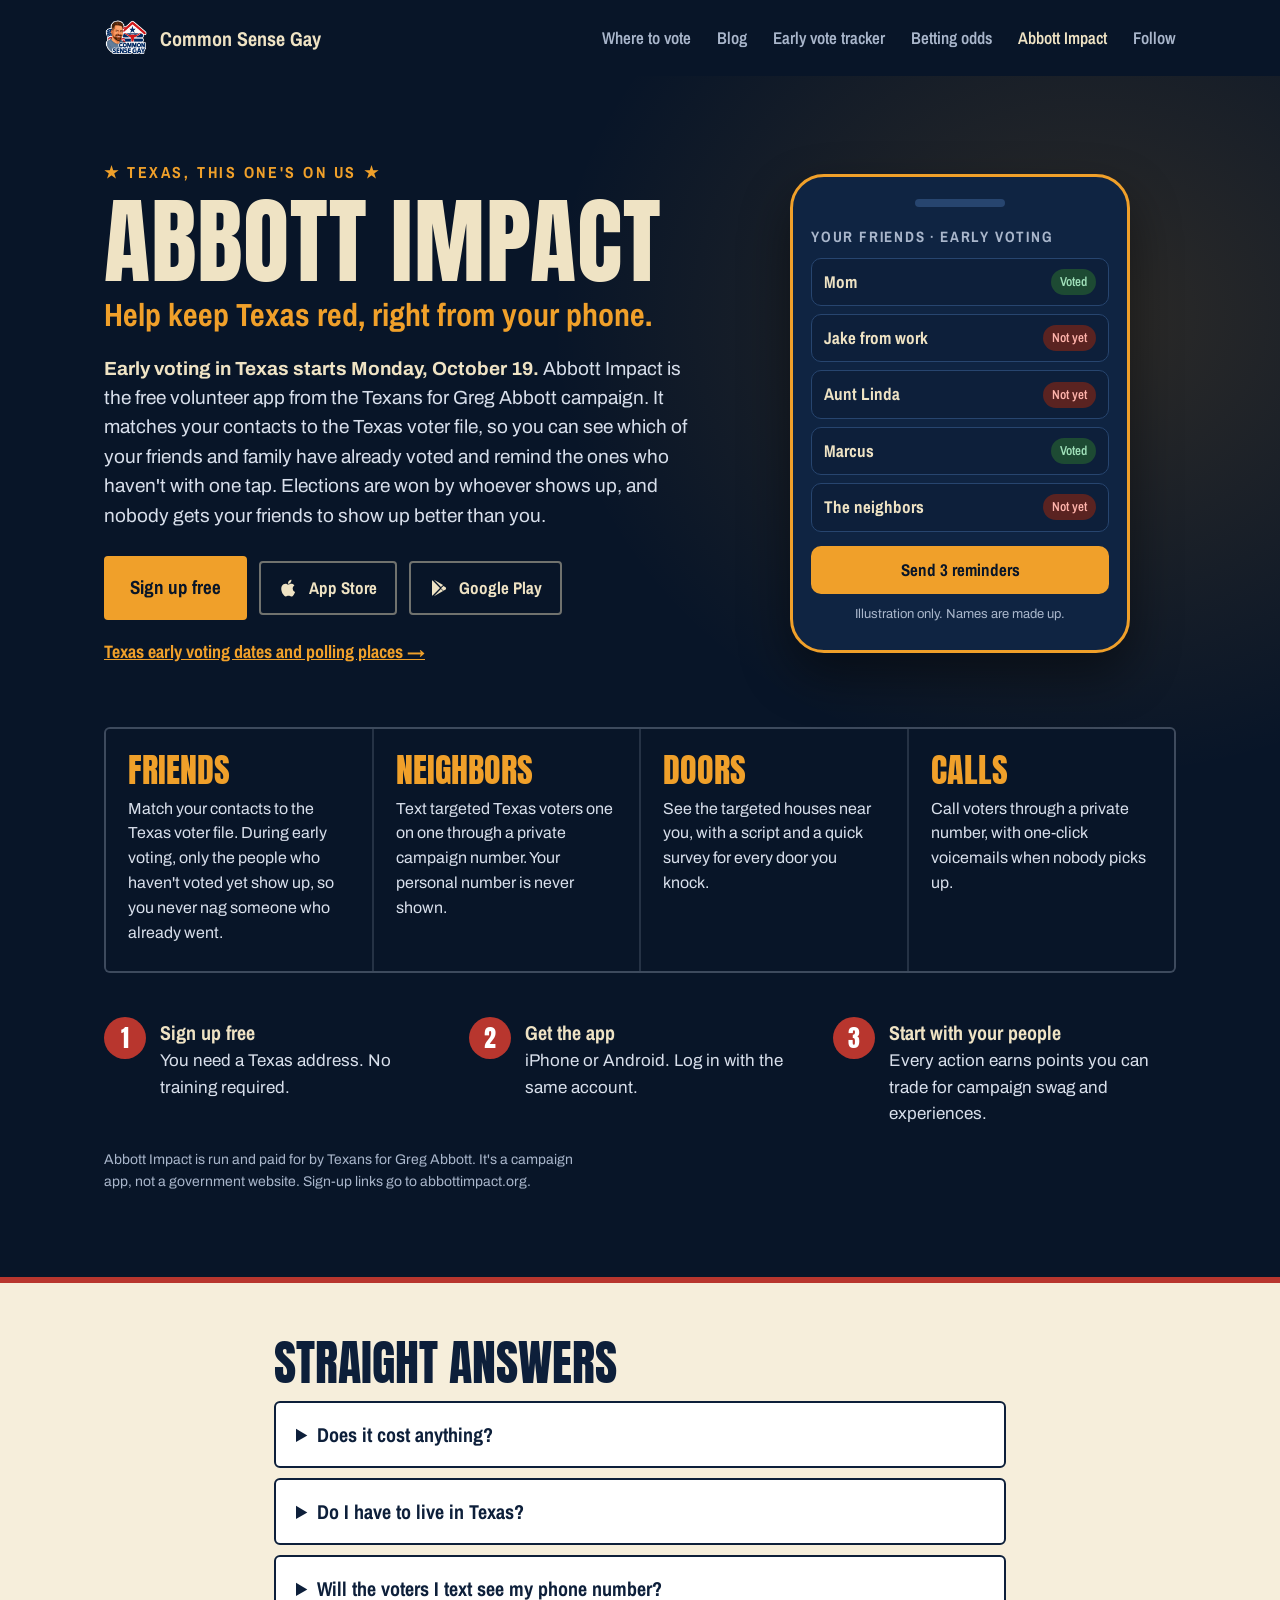
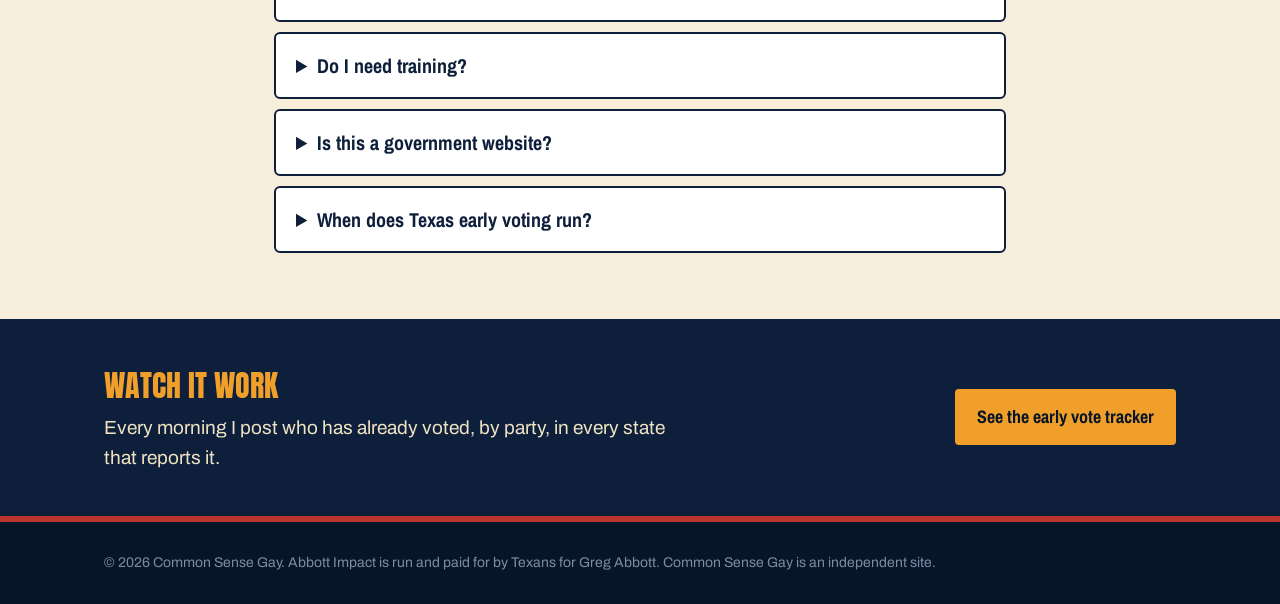
<file: abbott-impact/index.html>
<!doctype html>
<html lang="en">
<head>
<!-- Google tag (gtag.js) -->
<script async src="https://www.googletagmanager.com/gtag/js?id=G-LYH4ZTMX31"></script>
<script>
  window.dataLayer = window.dataLayer || [];
  function gtag(){dataLayer.push(arguments);}
  gtag('js', new Date());

  gtag('config', 'G-LYH4ZTMX31');
</script>
<script src="/assets/track.js" defer></script>
<script src="/assets/eday.js" defer></script>
<meta charset="utf-8">
<meta name="viewport" content="width=device-width,initial-scale=1,viewport-fit=cover">
<title>Abbott Impact: Help Keep Texas Red From Your Phone | Common Sense Gay</title>
<meta name="description" content="Abbott Impact is the free volunteer app from Texans for Greg Abbott. Remind friends who haven't voted, text voters, knock doors and make calls from your phone.">
<link rel="canonical" href="https://commonsensegay.com/abbott-impact/">
<meta property="og:title" content="Abbott Impact: help keep Texas red from your phone">
<meta property="og:description" content="Early voting in Texas starts October 19. Get the free volunteer app and get your people to the polls.">
<meta property="og:type" content="website">
<meta property="og:url" content="https://commonsensegay.com/abbott-impact/">
<meta property="og:image" content="https://commonsensegay.com/assets/og-home-v5.jpg">
<meta property="og:image:width" content="1200">
<meta property="og:image:height" content="630">
<meta name="twitter:card" content="summary_large_image">
<meta name="twitter:image" content="https://commonsensegay.com/assets/og-home-v5.jpg">
<meta name="theme-color" content="#0d1f3a">
<link rel="icon" type="image/png" sizes="32x32" href="/favicon-32.png">
<link rel="apple-touch-icon" href="/apple-touch-icon.png">
<link rel="stylesheet" href="/assets/votebar.css">
<link rel="stylesheet" href="/assets/abbott-impact.css">
<link rel="preconnect" href="https://fonts.googleapis.com">
<link rel="preconnect" href="https://fonts.gstatic.com" crossorigin>
<link rel="stylesheet" href="https://fonts.googleapis.com/css2?family=Anton&family=Archivo:wght@400;500;700&family=Archivo+Narrow:wght@600;700&display=swap">
<style>
:root{
  --navy:#0d1f3a; --night:#081528; --cream:#efe3c4; --paper:#f6eedb;
  --sun:#f0a02a; --burnt:#d97a26; --red:#b8362e; --mist:#a9b6cb;
  --ink:#16202e; --ink-soft:#57524a; --rule:#d9c9a2; --green:#1d7a46;
  --display:"Anton",Impact,"Arial Narrow",sans-serif;
  --body:"Archivo",system-ui,sans-serif;
  --narrow:"Archivo Narrow","Arial Narrow",sans-serif;
}
*{box-sizing:border-box}
body{margin:0;background:var(--paper);color:var(--ink);font-family:var(--body);font-size:18px;line-height:1.55;-webkit-font-smoothing:antialiased}
img{max-width:100%;height:auto;display:block}
a{color:var(--navy)}
a:focus-visible,button:focus-visible,select:focus-visible{outline:3px solid var(--sun);outline-offset:3px}
.wrap{max-width:1120px;margin:0 auto;padding:0 24px}
@media (max-width:600px){.wrap{padding:0 16px}}
.bar{background:var(--night)}
.bar .wrap{display:flex;align-items:center;justify-content:space-between;gap:16px;padding-top:16px;padding-bottom:16px}
.mark{display:flex;align-items:center;gap:12px;text-decoration:none;font-family:var(--narrow);font-weight:700;font-size:20px;color:var(--cream)}
.mark img{width:44px;height:44px}
.nav{display:flex;gap:26px;font-family:var(--narrow);font-weight:600;font-size:17px}
.nav a{text-decoration:none;color:var(--mist)}
.nav a:hover,.nav a[aria-current]{color:var(--cream)}
@media (max-width:700px){.nav a:not(.keep){display:none}}

.top{background:var(--navy);color:var(--cream);padding:56px 0 64px;border-bottom:6px solid var(--red)}
h1{font-family:var(--display);font-weight:400;text-transform:uppercase;font-size:clamp(46px,7vw,92px);line-height:1;margin:0 0 18px;letter-spacing:.01em}
.lede{font-size:clamp(18px,2vw,21px);color:#d8dfeb;max-width:58ch;margin:0}
.eday{display:inline-flex;align-items:baseline;gap:12px;margin-top:28px;padding:12px 18px;border:2px solid var(--sun);border-radius:4px}
.eday b{font-family:var(--display);font-weight:400;font-size:30px;color:var(--sun);line-height:1}
.eday span{font-family:var(--narrow);font-weight:600;font-size:18px}

section{padding:56px 0}
h2{font-family:var(--display);font-weight:400;text-transform:uppercase;font-size:clamp(32px,4.5vw,48px);line-height:1;margin:0 0 14px;color:var(--navy)}
.sub{color:var(--ink-soft);max-width:62ch;margin:0 0 26px}

/* state lookup */
.pick{display:flex;flex-wrap:wrap;gap:12px;align-items:center;margin-bottom:22px}
.pick label{font-family:var(--narrow);font-weight:700;font-size:19px;color:var(--navy)}
.pick select{font:inherit;font-size:18px;padding:10px 14px;border:2px solid var(--navy);border-radius:4px;background:#fff;color:var(--ink);min-width:260px}
.card{background:#fff;border:2px solid var(--navy);border-radius:6px;padding:26px 28px;display:grid;grid-template-columns:1fr auto;gap:18px 32px;align-items:center}
@media (max-width:760px){.card{grid-template-columns:1fr;padding:22px}}
.card h3{font-family:var(--display);font-weight:400;text-transform:uppercase;font-size:40px;line-height:1;margin:0 0 10px;color:var(--navy)}
.card .win{font-size:20px;margin:0 0 6px}
.card .win b{font-family:var(--narrow)}
.card .note{color:var(--ink-soft);font-size:16px;margin:6px 0 0}
.chip{display:inline-block;font-family:var(--narrow);font-weight:700;font-size:15px;padding:3px 10px;border-radius:999px;vertical-align:3px;white-space:nowrap}
.chip.open{background:#dff1e6;color:var(--green)}
.chip.soon{background:#fde9c7;color:#8a4b00}
.chip.closed,.chip.none,.chip.varies{background:#ece6d6;color:#5f5a4e}
.btn{display:inline-flex;align-items:center;justify-content:center;gap:10px;font-family:var(--narrow);font-weight:700;font-size:18px;text-decoration:none;padding:14px 22px;border-radius:4px;background:var(--red);color:#fff;white-space:nowrap}
.btn:hover{background:#9f2c25}
.btn.alt{background:transparent;color:var(--navy);border:2px solid var(--navy)}
.card .acts{display:flex;flex-direction:column;gap:10px}

/* table */
.filters{display:flex;flex-wrap:wrap;gap:8px;margin:0 0 16px}
.filters button{font-family:var(--narrow);font-weight:700;font-size:16px;padding:8px 14px;border-radius:999px;border:2px solid var(--navy);background:transparent;color:var(--navy);cursor:pointer}
.filters button[aria-pressed="true"]{background:var(--navy);color:var(--cream)}
.tbl{width:100%;border-collapse:collapse;background:#fff;border:2px solid var(--navy)}
.tbl th{font-family:var(--narrow);font-weight:700;font-size:16px;text-align:left;padding:12px 14px;background:var(--navy);color:var(--cream)}
.tbl td{padding:12px 14px;border-top:1px solid var(--rule);vertical-align:top;font-size:16px}
.tbl td:first-child{font-weight:700;white-space:nowrap}
.tbl td small{display:block;color:var(--ink-soft);font-size:14px;margin-top:2px}
.tbl tr.hl td{background:#fff6e3}
.tbl a{font-weight:700}
@media (max-width:640px){
  .tbl thead{display:none}
  .tbl,.tbl tbody,.tbl tr,.tbl td{display:block;width:100%}
  .tbl tr{border-top:1px solid var(--rule);padding:10px 14px}
  .tbl td{border:0;padding:2px 0}
}
.fine{font-size:15px;color:var(--ink-soft);max-width:70ch}
.fine p{margin:0 0 10px}

.cta{background:var(--navy);color:var(--cream);padding:44px 0}
.cta .wrap{display:flex;flex-wrap:wrap;gap:20px;align-items:center;justify-content:space-between}
.cta p{margin:0;font-size:19px;max-width:52ch}
.cta b{font-family:var(--display);font-weight:400;text-transform:uppercase;font-size:30px;display:block;color:var(--sun);margin-bottom:4px}
.cta .btn{background:var(--sun);color:var(--night)}
.cta .btn:hover{background:#ffb646}
footer{background:var(--night);color:#7d8ca5;padding:30px 0;font-size:14px;border-top:6px solid var(--red)}

.ai{border-top:0}
.faq{max-width:780px}
.faq details{background:#fff;border:2px solid var(--navy);border-radius:6px;padding:16px 20px;margin-bottom:10px}
.faq summary{cursor:pointer;font-family:var(--narrow);font-weight:700;font-size:20px;color:var(--navy)}
.faq details p{margin:10px 0 0;color:var(--ink-soft)}
</style>
</head>
<body>

<div class="votebar" id="votebar" role="region" aria-label="Early voting dates" hidden>
  <div class="vb-in"><span class="vb-star" aria-hidden="true">★</span><span class="vb-msg" aria-live="polite"></span><a class="vb-go" href="https://www.nass.org/can-i-vote/find-your-polling-place" rel="noopener">Find your polling place</a><a class="vb-all" href="/vote/">All states</a></div>
</div>
<header class="bar">
  <div class="wrap">
    <a class="mark" href="/"><img src="/assets/logo.png" alt="" width="44" height="44">Common Sense Gay</a>
    <nav class="nav" aria-label="Main">
      <a class="keep" href="/vote/#TX">Where to vote</a>
      <a class="keep" href="/blog/">Blog</a>
      <a href="/early-vote/">Early vote tracker</a>
      <a href="/odds/">Betting odds</a>
      <a class="keep" href="/abbott-impact/" aria-current="page">Abbott Impact</a>
      <a href="/#follow">Follow</a>
    </nav>
  </div>
</header>

<main>
<section class="ai" id="abbott-impact" aria-labelledby="ai-title" data-ai-view="abbott_page">
  <div class="wrap">
    <div class="ai-grid">
      <div>
        <p class="ai-k">★ Texas, this one's on us ★</p>
        <h1 id="ai-title">Abbott Impact</h1>
        <p class="ai-sub">Help keep Texas red, right from your phone.</p>
        <p class="ai-body"><b>Early voting in Texas starts Monday, October 19.</b> Abbott Impact is the free volunteer app from the Texans for Greg Abbott campaign. It matches your contacts to the Texas voter file, so you can see which of your friends and family have already voted and remind the ones who haven't with one tap. Elections are won by whoever shows up, and nobody gets your friends to show up better than you.</p>
        <div class="ai-ctas">
          <a class="ai-btn go" href="https://abbottimpact.org/register?utm_source=commonsensegay&amp;utm_medium=referral&amp;utm_campaign=abbott_impact" rel="noopener" data-ai="register">Sign up free</a>
          <a class="ai-btn store" href="https://apps.apple.com/us/app/abbott-impact/id6749019654" rel="noopener" data-ai="app_store"><svg viewBox="0 0 24 24" fill="currentColor" aria-hidden="true"><path d="M16.4 12.6c0-2.4 2-3.6 2.1-3.7-1.2-1.7-3-1.9-3.6-2-1.5-.2-3 .9-3.8.9-.8 0-2-.9-3.3-.9-1.7 0-3.3 1-4.2 2.5-1.8 3.1-.5 7.7 1.3 10.2.9 1.2 1.9 2.6 3.2 2.6 1.3-.1 1.8-.8 3.3-.8 1.6 0 2 .8 3.4.8 1.4 0 2.3-1.3 3.1-2.5 1-1.4 1.4-2.8 1.4-2.9 0 0-2.8-1.1-2.9-4.2zM13.9 5.3c.7-.9 1.2-2 1-3.2-1 0-2.3.7-3 1.6-.7.8-1.2 2-1.1 3.1 1.2.1 2.3-.6 3.1-1.5z"/></svg>App Store</a>
          <a class="ai-btn store" href="https://play.google.com/store/apps/details?id=com.RightImpact" rel="noopener" data-ai="google_play"><svg viewBox="0 0 24 24" fill="currentColor" aria-hidden="true"><path d="M4 2.6c-.3.3-.4.7-.4 1.2v16.4c0 .5.1.9.4 1.2l9.2-9.4L4 2.6zm10.3 10.5 2.6 2.6-11 6.3 8.4-8.9zm0-2.2L5.9 2l11 6.3-2.6 2.6zm5.6.1-2.6-1.5-2.8 2.9 2.8 2.9 2.6-1.5c.8-.5.8-1.4 0-2.8z"/></svg>Google Play</a>
        </div>
        <a class="ai-more" href="/vote/#TX">Texas early voting dates and polling places &rarr;</a>
      </div>
      <div class="ai-phone" aria-hidden="true">
        <div class="notch"></div>
        <p class="ph-h">Your friends · early voting</p>
        <ul>
          <li>Mom <span class="yes">Voted</span></li>
          <li>Jake from work <span class="no">Not yet</span></li>
          <li>Aunt Linda <span class="no">Not yet</span></li>
          <li>Marcus <span class="yes">Voted</span></li>
          <li>The neighbors <span class="no">Not yet</span></li>
        </ul>
        <div class="ph-btn">Send 3 reminders</div>
        <p class="ph-n">Illustration only. Names are made up.</p>
      </div>
    </div>

    <div class="ai-tools">
      <div class="ai-tool"><b>Friends</b><p>Match your contacts to the Texas voter file. During early voting, only the people who haven't voted yet show up, so you never nag someone who already went.</p></div>
      <div class="ai-tool"><b>Neighbors</b><p>Text targeted Texas voters one on one through a private campaign number. Your personal number is never shown.</p></div>
      <div class="ai-tool"><b>Doors</b><p>See the targeted houses near you, with a script and a quick survey for every door you knock.</p></div>
      <div class="ai-tool"><b>Calls</b><p>Call voters through a private number, with one-click voicemails when nobody picks up.</p></div>
    </div>

    <ol class="ai-steps">
      <li><span><b>Sign up free</b>You need a Texas address. No training required.</span></li>
      <li><span><b>Get the app</b>iPhone or Android. Log in with the same account.</span></li>
      <li><span><b>Start with your people</b>Every action earns points you can trade for campaign swag and experiences.</span></li>
    </ol>

    <p class="ai-fine">Abbott Impact is run and paid for by Texans for Greg Abbott. It's a campaign app, not a government website. Sign-up links go to abbottimpact.org.</p>
  </div>
</section>

<section aria-labelledby="faq-title">
  <div class="wrap faq">
    <h2 id="faq-title">Straight answers</h2>
    <details><summary>Does it cost anything?</summary><p>No. Signing up and using the app is free.</p></details>
    <details><summary>Do I have to live in Texas?</summary><p>Sign-up asks for a Texas address, and the voter file it uses is the Texas voter file. If you're outside Texas, <a href="/early-vote/#volunteer">here are the apps for other states</a>.</p></details>
    <details><summary>Will the voters I text see my phone number?</summary><p>No. Texts and calls to voters go through a private campaign number. Your personal number stays hidden.</p></details>
    <details><summary>Do I need training?</summary><p>No. The app gives you the script for texts, calls and doors.</p></details>
    <details><summary>Is this a government website?</summary><p>No. Abbott Impact is a campaign app run and paid for by Texans for Greg Abbott. Common Sense Gay links to it because getting Republicans to vote early is how we win.</p></details>
    <details><summary>When does Texas early voting run?</summary><p>Early voting starts Monday, October 19. Election Day is Tuesday, November 3. <a href="/vote/#TX">Check your county's dates and polling places</a>.</p></details>
  </div>
</section>
<section class="cta">
  <div class="wrap">
    <p><b>Watch it work</b>Every morning I post who has already voted, by party, in every state that reports it.</p>
    <a class="btn" href="/early-vote/">See the early vote tracker</a>
  </div>
</section>

</main>

<footer><div class="wrap">© 2026 Common Sense Gay. Abbott Impact is run and paid for by Texans for Greg Abbott. Common Sense Gay is an independent site.</div></footer>
<script src="/assets/voting.js"></script>
</body>
</html>
</file>
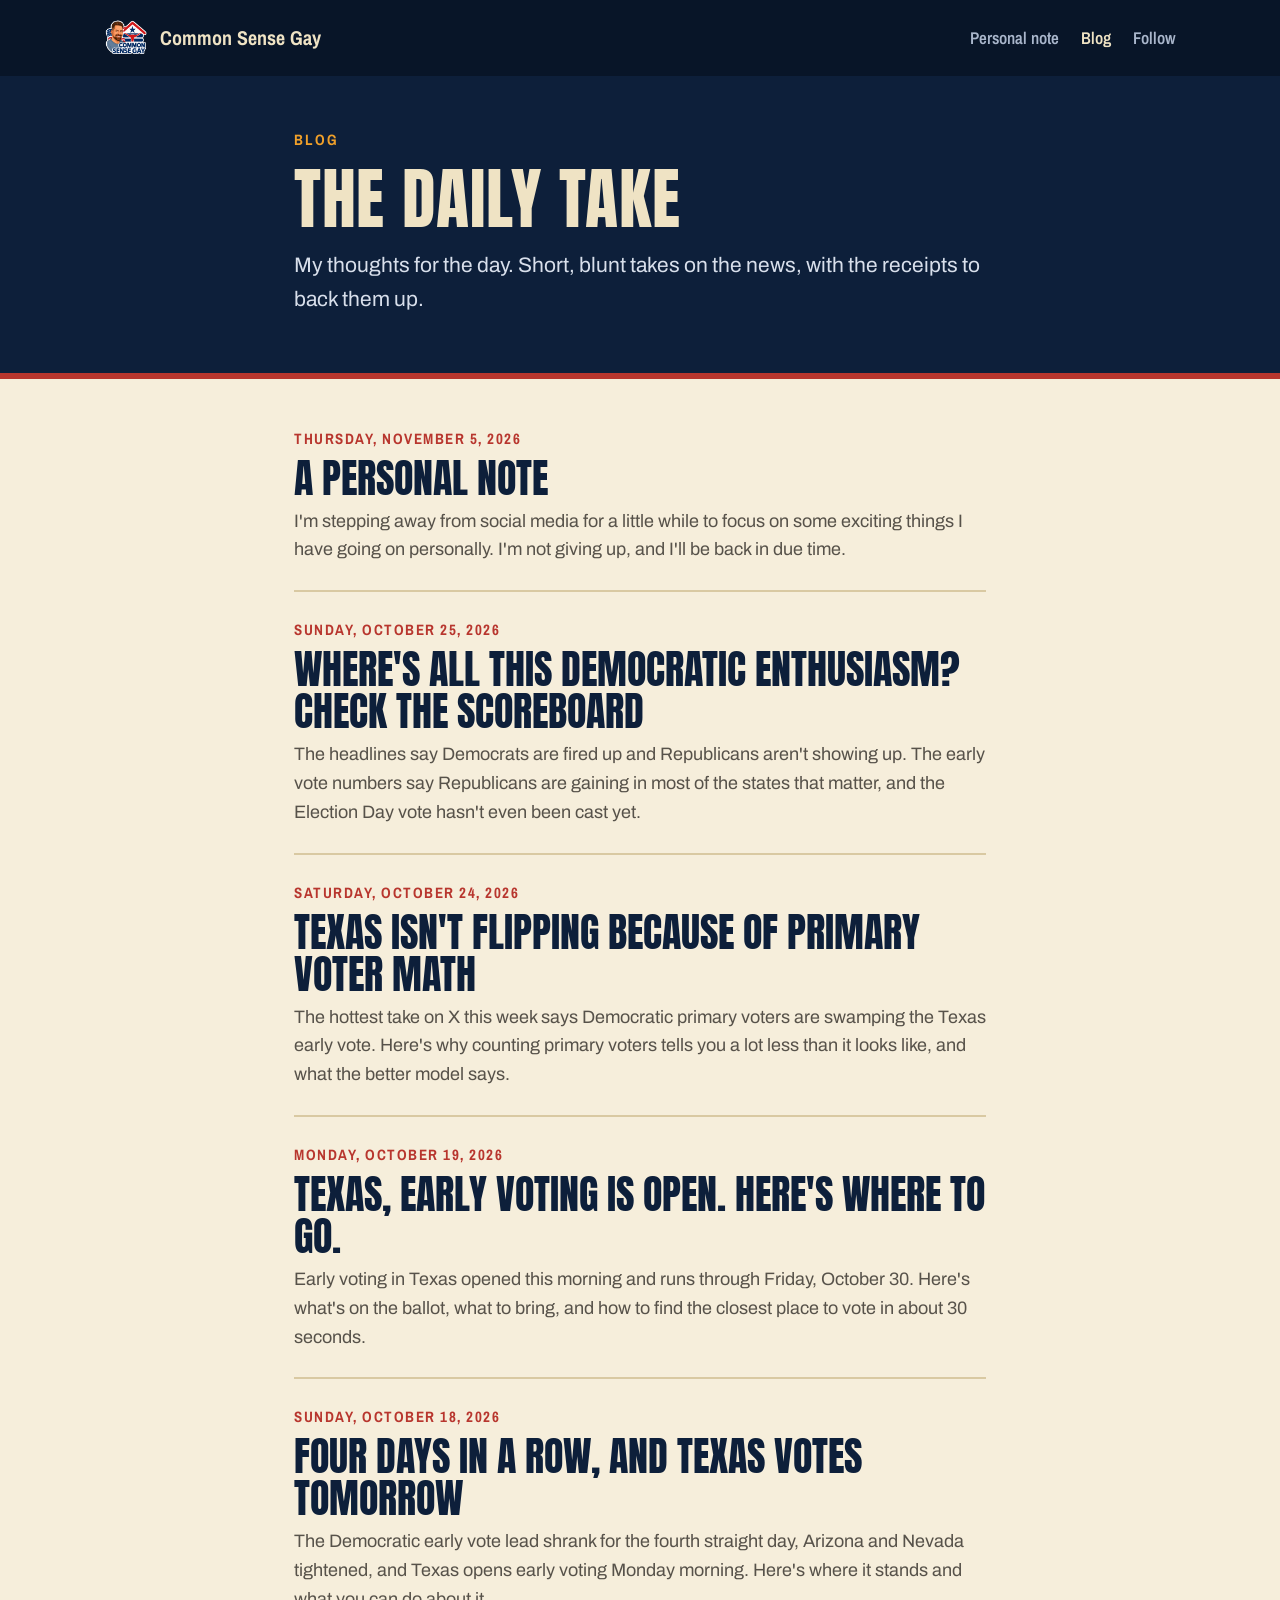
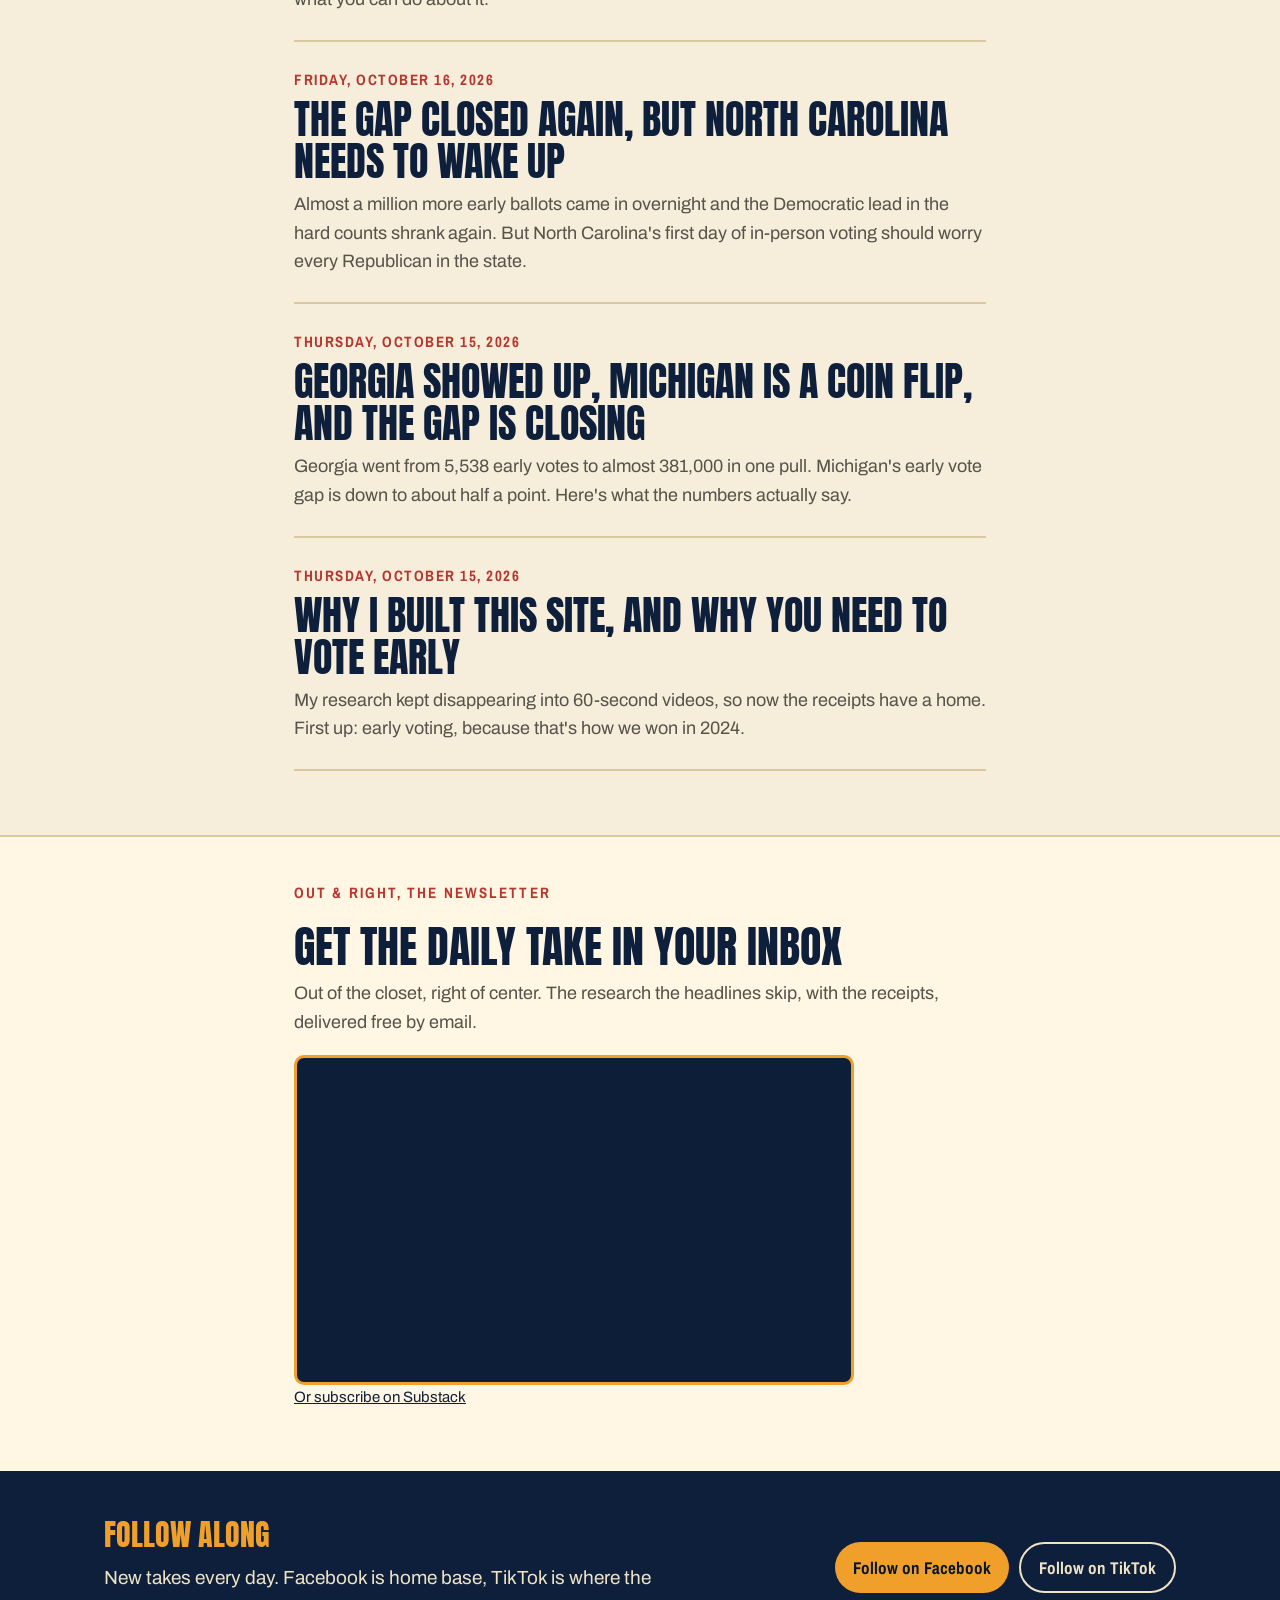
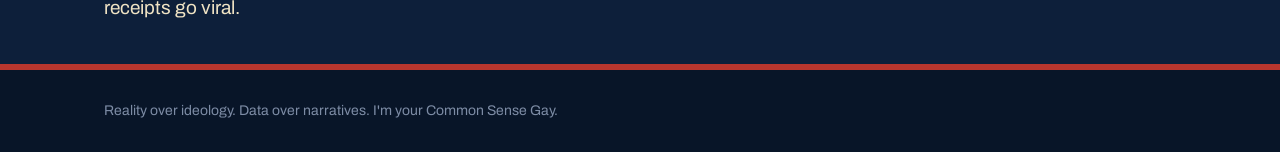
<file: blog/index.html>
<!doctype html>
<html lang="en">
<head>
<!-- Google tag (gtag.js) -->
<script async src="https://www.googletagmanager.com/gtag/js?id=G-LYH4ZTMX31"></script>
<script>
  window.dataLayer = window.dataLayer || [];
  function gtag(){dataLayer.push(arguments);}
  gtag('js', new Date());

  gtag('config', 'G-LYH4ZTMX31');
</script>
<script src="/assets/track.js" defer></script>
<meta charset="utf-8">
<meta name="viewport" content="width=device-width,initial-scale=1,viewport-fit=cover">
<title>The Daily Take | Common Sense Gay</title>
<meta name="description" content="My thoughts for the day. Short, blunt takes on the news, with the receipts to back them up.">
<link rel="canonical" href="https://commonsensegay.com/blog/">
<meta property="og:title" content="The Daily Take from Common Sense Gay">
<meta property="og:description" content="My thoughts for the day. Short, blunt takes on the news, with the receipts to back them up.">
<meta property="og:type" content="website">
<meta property="og:url" content="https://commonsensegay.com/blog/">
<meta property="og:image" content="https://commonsensegay.com/assets/og-home-v5.jpg">
<meta property="og:image:width" content="1200">
<meta property="og:image:height" content="630">
<meta property="og:site_name" content="Common Sense Gay">
<meta name="twitter:card" content="summary_large_image">
<meta name="twitter:site" content="@commonsensegay">
<meta name="twitter:image" content="https://commonsensegay.com/assets/og-home-v5.jpg">
<meta name="theme-color" content="#0d1f3a">
<link rel="icon" type="image/png" sizes="32x32" href="/favicon-32.png">
<link rel="apple-touch-icon" href="/apple-touch-icon.png">
<link rel="alternate" type="application/rss+xml" title="Common Sense Gay" href="/blog/feed.xml">
<link rel="preconnect" href="https://fonts.googleapis.com">
<link rel="preconnect" href="https://fonts.gstatic.com" crossorigin>
<link rel="stylesheet" href="https://fonts.googleapis.com/css2?family=Anton&family=Archivo:wght@400;500;700&family=Archivo+Narrow:wght@600;700&display=swap">
<style>
:root{--navy:#0d1f3a;--night:#081528;--cream:#efe3c4;--paper:#f6eedb;--sun:#f0a02a;--red:#b8362e;--mist:#a9b6cb;--ink:#16202e;--ink-soft:#57524a;--rule:#d9c9a2;
--display:"Anton",Impact,"Arial Narrow",sans-serif;--body:"Archivo",system-ui,sans-serif;--narrow:"Archivo Narrow","Arial Narrow",sans-serif}
*{box-sizing:border-box}
body{margin:0;background:var(--paper);color:var(--ink);font-family:var(--body);font-size:18px;line-height:1.6;-webkit-font-smoothing:antialiased}
img{max-width:100%;height:auto;display:block}
a{color:var(--navy)}
a:focus-visible{outline:3px solid var(--sun);outline-offset:3px}
.wrap{max-width:1120px;margin:0 auto;padding:0 24px}
.narrow{max-width:740px}
@media (max-width:600px){.wrap{padding:0 16px}}
.bar{background:var(--night)}
.bar .wrap{display:flex;align-items:center;justify-content:space-between;gap:16px;padding-top:16px;padding-bottom:16px}
.mark{display:flex;align-items:center;gap:12px;text-decoration:none;font-family:var(--narrow);font-weight:700;font-size:20px;color:var(--cream)}
.mark img{width:44px;height:44px}
.nav{display:flex;gap:22px;align-items:center;font-family:var(--narrow);font-weight:600;font-size:17px}
.nav a{text-decoration:none;color:var(--mist);white-space:nowrap}
.nav a:hover,.nav a[aria-current]{color:var(--cream)}
.nav a.ev{background:#f5a21f;color:#0c1e38;padding:4px 12px;border-radius:999px}
@media (max-width:700px){.nav a:not(.keep){display:none}}
@media (max-width:400px){.nav{gap:12px;font-size:15px}.mark{font-size:15px}}
.top{background:var(--navy);color:var(--cream);padding:52px 0 56px;border-bottom:6px solid var(--red)}
.kick{font-family:var(--narrow);font-weight:700;text-transform:uppercase;letter-spacing:.14em;font-size:15px;color:var(--sun);margin:0 0 12px}
.kick a{color:var(--sun);text-decoration:none}
h1{font-family:var(--display);font-weight:400;text-transform:uppercase;font-size:clamp(38px,5.4vw,68px);line-height:1.02;margin:0 0 16px;letter-spacing:.01em}
.lede{font-size:clamp(18px,2vw,21px);color:#d8dfeb;max-width:58ch;margin:0}
.meta{font-family:var(--narrow);font-weight:600;font-size:17px;color:var(--mist);margin:0}
main{padding:48px 0 64px}
.post{font-size:20px;line-height:1.7}
.post p{margin:0 0 22px}
.post h2,.post h3{font-family:var(--display);font-weight:400;text-transform:uppercase;color:var(--navy);line-height:1.05;margin:36px 0 14px}
.post h2{font-size:36px}.post h3{font-size:28px}
.post blockquote{margin:0 0 22px;padding:6px 0 6px 20px;border-left:5px solid var(--sun);color:#3d3a33;font-style:italic}
.post .tldr{background:#fbf5e6;border:2px solid var(--sun);border-radius:6px;padding:18px 22px 4px;margin:0 0 30px}
.post .tldr>p:first-child{font-family:var(--narrow);font-weight:700;text-transform:uppercase;letter-spacing:.12em;font-size:16px;color:var(--red);margin:0 0 8px}
.post .tldr ul{margin-bottom:14px}
.post ul,.post ol{margin:0 0 22px;padding-left:26px}
.post li{margin-bottom:8px}
.post a{font-weight:700}
.post img{border-radius:6px;margin:6px 0 22px}
.share{display:flex;flex-wrap:wrap;gap:10px;align-items:center;border-top:2px solid var(--rule);margin-top:34px;padding-top:22px}
.share b{font-family:var(--narrow);font-size:18px;margin-right:6px}
.btn{display:inline-flex;align-items:center;gap:8px;font-family:var(--narrow);font-weight:700;font-size:17px;text-decoration:none;padding:10px 18px;border-radius:999px;background:var(--navy);color:var(--cream);border:0;cursor:pointer}
.btn.fb{background:var(--sun);color:var(--night)}
.btn.alt{background:transparent;color:var(--navy);border:2px solid var(--navy)}
.list{list-style:none;margin:0;padding:0}
.list li{border-bottom:2px solid var(--rule);padding:26px 0}
.list li:first-child{padding-top:0}
.list .d{font-family:var(--narrow);font-weight:700;font-size:15px;text-transform:uppercase;letter-spacing:.1em;color:var(--red);margin:0 0 6px}
.list h2{font-family:var(--display);font-weight:400;text-transform:uppercase;font-size:clamp(28px,3.6vw,40px);line-height:1.05;margin:0 0 8px}
.list h2 a{text-decoration:none;color:var(--navy)}
.list h2 a:hover{color:var(--red)}
.list p{margin:0;color:var(--ink-soft)}
.empty{background:#fff;border:2px dashed var(--rule);border-radius:8px;padding:30px;text-align:center;color:var(--ink-soft)}
.nav2{display:flex;justify-content:space-between;gap:16px;flex-wrap:wrap;margin-top:30px;font-family:var(--narrow);font-weight:700;font-size:18px}
.nav2 a{text-decoration:none}
.cta{background:var(--navy);color:var(--cream);padding:40px 0}
.cta .wrap{display:flex;flex-wrap:wrap;gap:18px;align-items:center;justify-content:space-between}
.cta p{margin:0;font-size:19px;max-width:52ch}
.cta strong{font-family:var(--display);font-weight:400;text-transform:uppercase;font-size:30px;display:block;color:var(--sun);margin-bottom:4px}
.cta .acts{display:flex;gap:10px;flex-wrap:wrap}
.sub{background:#fff6e3;border-top:2px solid var(--rule);padding:44px 0}.sub h2{font-family:var(--display);font-weight:400;text-transform:uppercase;font-size:clamp(30px,4vw,44px);color:var(--navy);margin:0 0 10px;line-height:1.05}.sub p{margin:0 0 18px;color:var(--ink-soft)}.sub-embed{display:block;width:100%;max-width:560px;height:330px;border:3px solid var(--sun);border-radius:10px;background:#0c1e38}.sub-alt{margin:10px 0 0;font-size:15px}.btn.sub-btn{background:var(--red);color:#fff;font-size:19px;padding:13px 24px}
footer{background:var(--night);color:#7d8ca5;padding:30px 0;font-size:14px;border-top:6px solid var(--red)}
</style>
</head>
<body>
<header class="bar">
  <div class="wrap">
    <a class="mark" href="/"><img src="/assets/logo.png" alt="" width="44" height="44">Common Sense Gay</a>
    <nav class="nav" aria-label="Main">
      <a class="keep" href="/#note">Personal note</a>
      <a class="keep" href="/blog/" aria-current="page">Blog</a>
      <a class="keep" href="/#follow">Follow</a>
    </nav>
  </div>
</header>
<div class="top"><div class="wrap narrow"><p class="kick">Blog</p><h1>The Daily Take</h1><p class="lede">My thoughts for the day. Short, blunt takes on the news, with the receipts to back them up.</p></div></div><main><div class="wrap narrow"><ul class="list"><li><p class="d">Thursday, November 5, 2026</p><h2><a href="/blog/a-personal-note/">A personal note</a></h2><p>I&#x27;m stepping away from social media for a little while to focus on some exciting things I have going on personally. I&#x27;m not giving up, and I&#x27;ll be back in due time.</p></li><li><p class="d">Sunday, October 25, 2026</p><h2><a href="/blog/democratic-enthusiasm-headlines-vs-reality/">Where&#x27;s all this Democratic enthusiasm? Check the scoreboard</a></h2><p>The headlines say Democrats are fired up and Republicans aren&#x27;t showing up. The early vote numbers say Republicans are gaining in most of the states that matter, and the Election Day vote hasn&#x27;t even been cast yet.</p></li><li><p class="d">Saturday, October 24, 2026</p><h2><a href="/blog/texas-primary-voter-math/">Texas isn&#x27;t flipping because of primary voter math</a></h2><p>The hottest take on X this week says Democratic primary voters are swamping the Texas early vote. Here&#x27;s why counting primary voters tells you a lot less than it looks like, and what the better model says.</p></li><li><p class="d">Monday, October 19, 2026</p><h2><a href="/blog/texas-early-voting-day-one/">Texas, early voting is open. Here&#x27;s where to go.</a></h2><p>Early voting in Texas opened this morning and runs through Friday, October 30. Here&#x27;s what&#x27;s on the ballot, what to bring, and how to find the closest place to vote in about 30 seconds.</p></li><li><p class="d">Sunday, October 18, 2026</p><h2><a href="/blog/four-days-texas-votes-tomorrow/">Four days in a row, and Texas votes tomorrow</a></h2><p>The Democratic early vote lead shrank for the fourth straight day, Arizona and Nevada tightened, and Texas opens early voting Monday morning. Here&#x27;s where it stands and what you can do about it.</p></li><li><p class="d">Friday, October 16, 2026</p><h2><a href="/blog/north-carolina-wake-up-call/">The gap closed again, but North Carolina needs to wake up</a></h2><p>Almost a million more early ballots came in overnight and the Democratic lead in the hard counts shrank again. But North Carolina&#x27;s first day of in-person voting should worry every Republican in the state.</p></li><li><p class="d">Thursday, October 15, 2026</p><h2><a href="/blog/georgia-shows-up-michigan-tightens/">Georgia showed up, Michigan is a coin flip, and the gap is closing</a></h2><p>Georgia went from 5,538 early votes to almost 381,000 in one pull. Michigan&#x27;s early vote gap is down to about half a point. Here&#x27;s what the numbers actually say.</p></li><li><p class="d">Thursday, October 15, 2026</p><h2><a href="/blog/why-i-built-this-site/">Why I built this site, and why you need to vote early</a></h2><p>My research kept disappearing into 60-second videos, so now the receipts have a home. First up: early voting, because that&#x27;s how we won in 2024.</p></li></ul></div></main><section class="sub"><div class="wrap narrow"><p class="kick" style="color:var(--red)">Out &amp; Right, the newsletter</p><h2>Get the daily take in your inbox</h2><p>Out of the closet, right of center. The research the headlines skip, with the receipts, delivered free by email.</p><iframe class="sub-embed" src="https://commonsensegay.substack.com/embed" title="Subscribe to Out &amp; Right" loading="lazy" frameborder="0" scrolling="no"></iframe><p class="sub-alt"><a href="https://commonsensegay.substack.com/subscribe" rel="noopener">Or subscribe on Substack</a></p></div></section>
<section class="cta">
  <div class="wrap">
    <p><strong>Follow along</strong>New takes every day. Facebook is home base, TikTok is where the receipts go viral.</p>
    <div class="acts"><a class="btn fb" href="https://www.facebook.com/Commonsensegay/" rel="noopener">Follow on Facebook</a><a class="btn alt" style="color:var(--cream);border-color:var(--cream)" href="https://www.tiktok.com/@commonsensegay" rel="noopener">Follow on TikTok</a></div>
  </div>
</section>
<footer><div class="wrap">Reality over ideology. Data over narratives. I'm your Common Sense Gay.</div></footer>
</body>
</html>
</file>
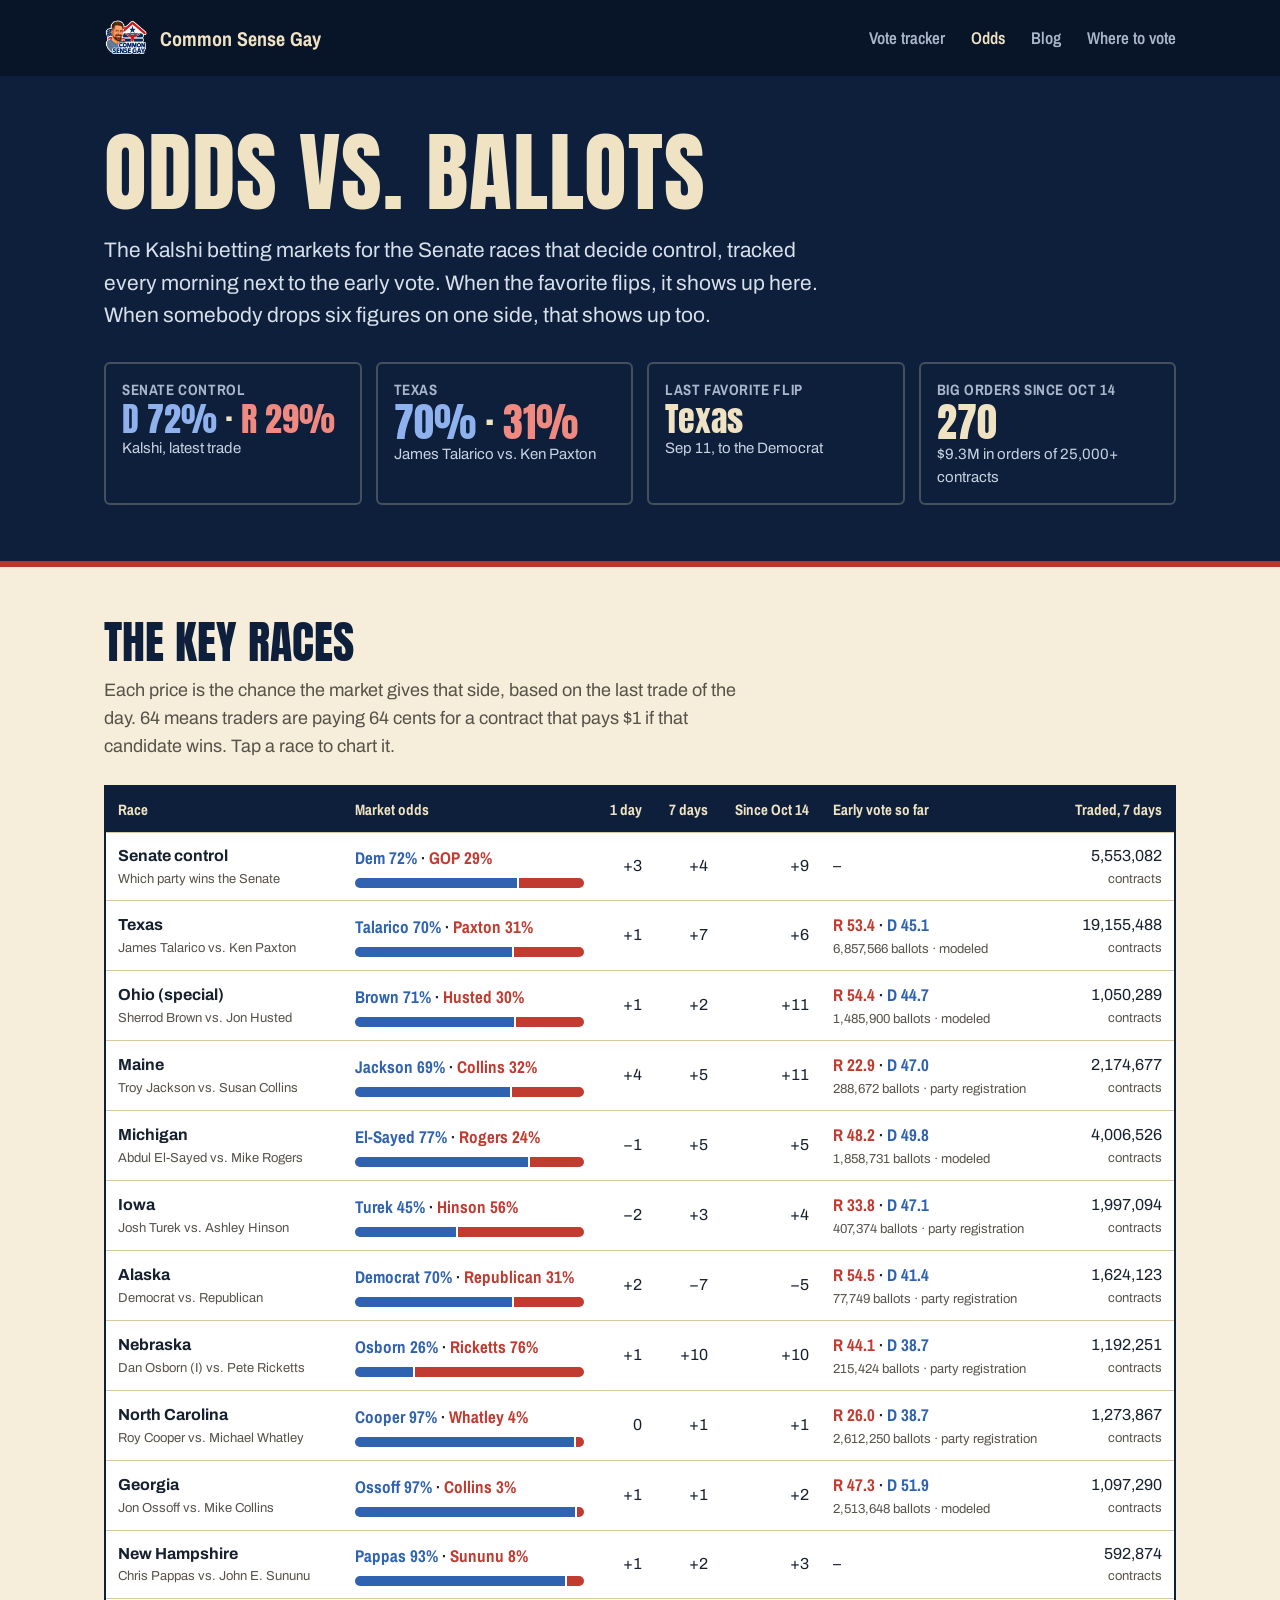
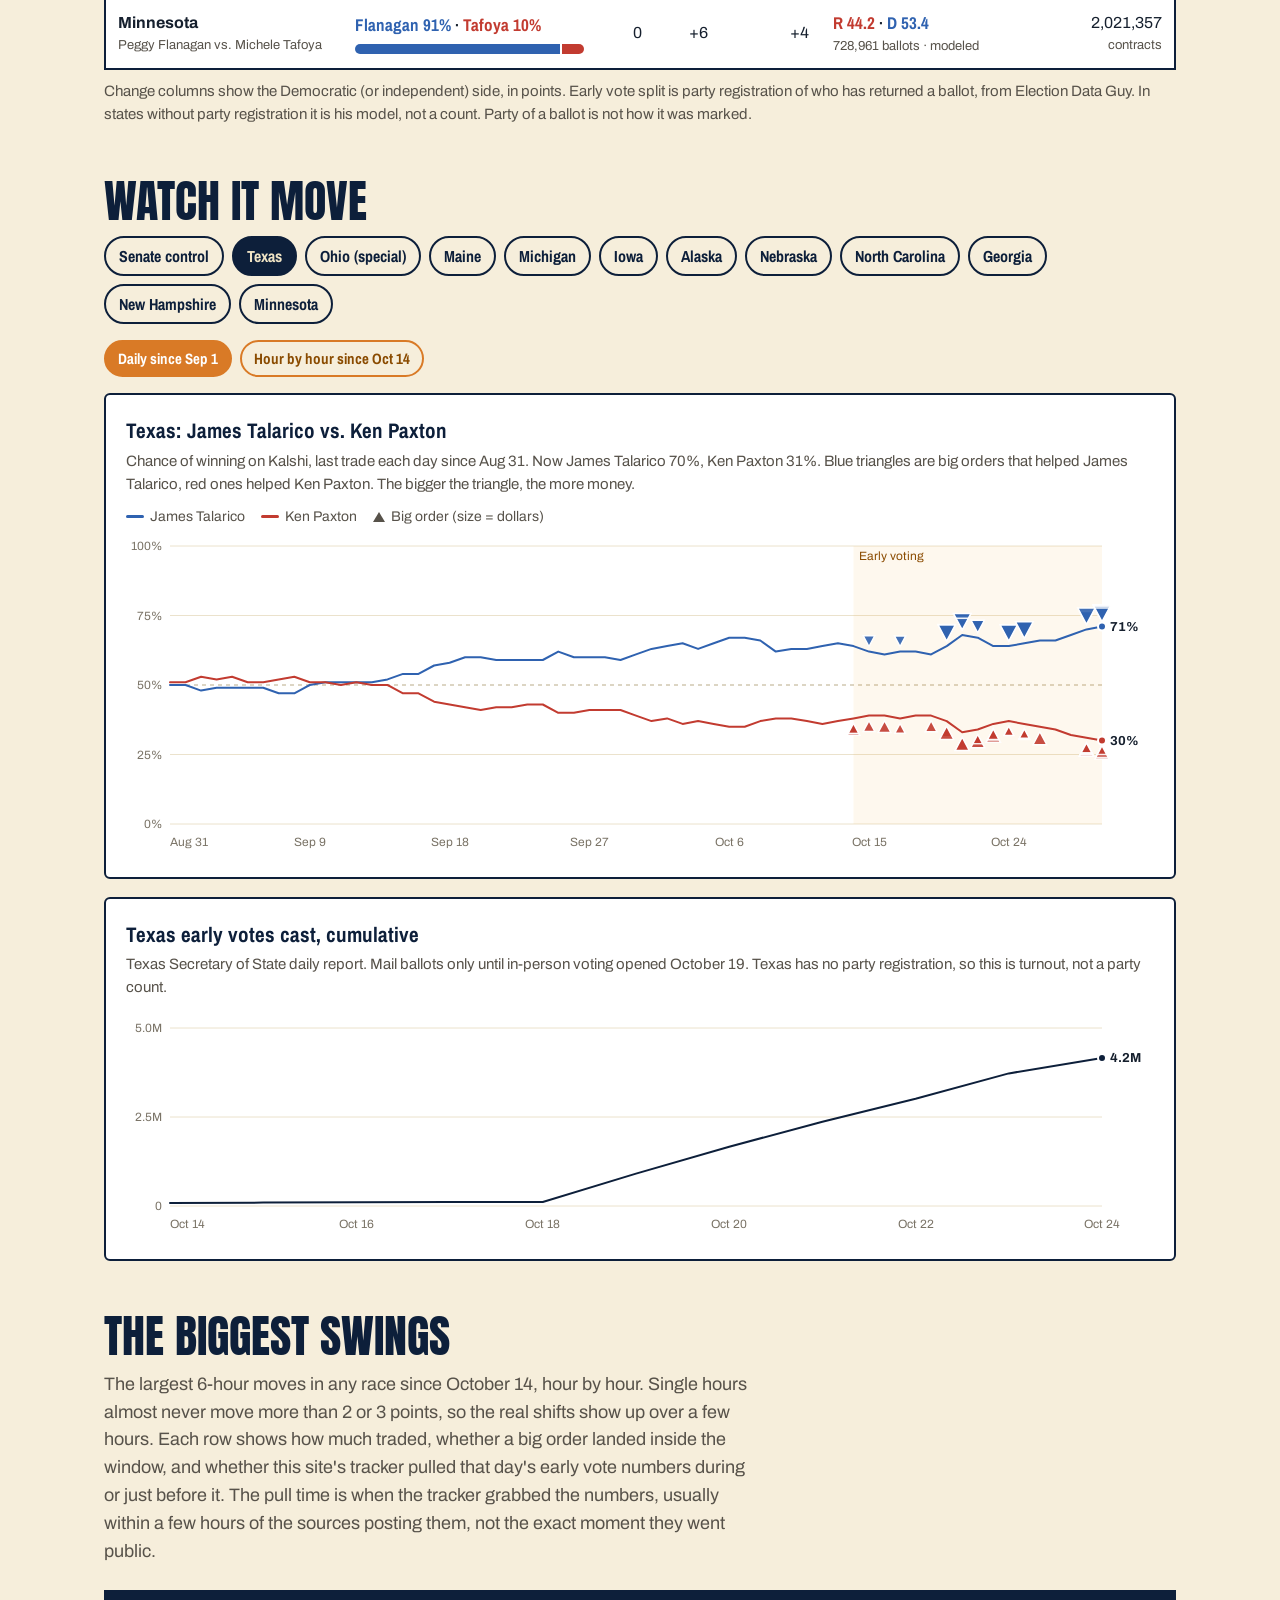
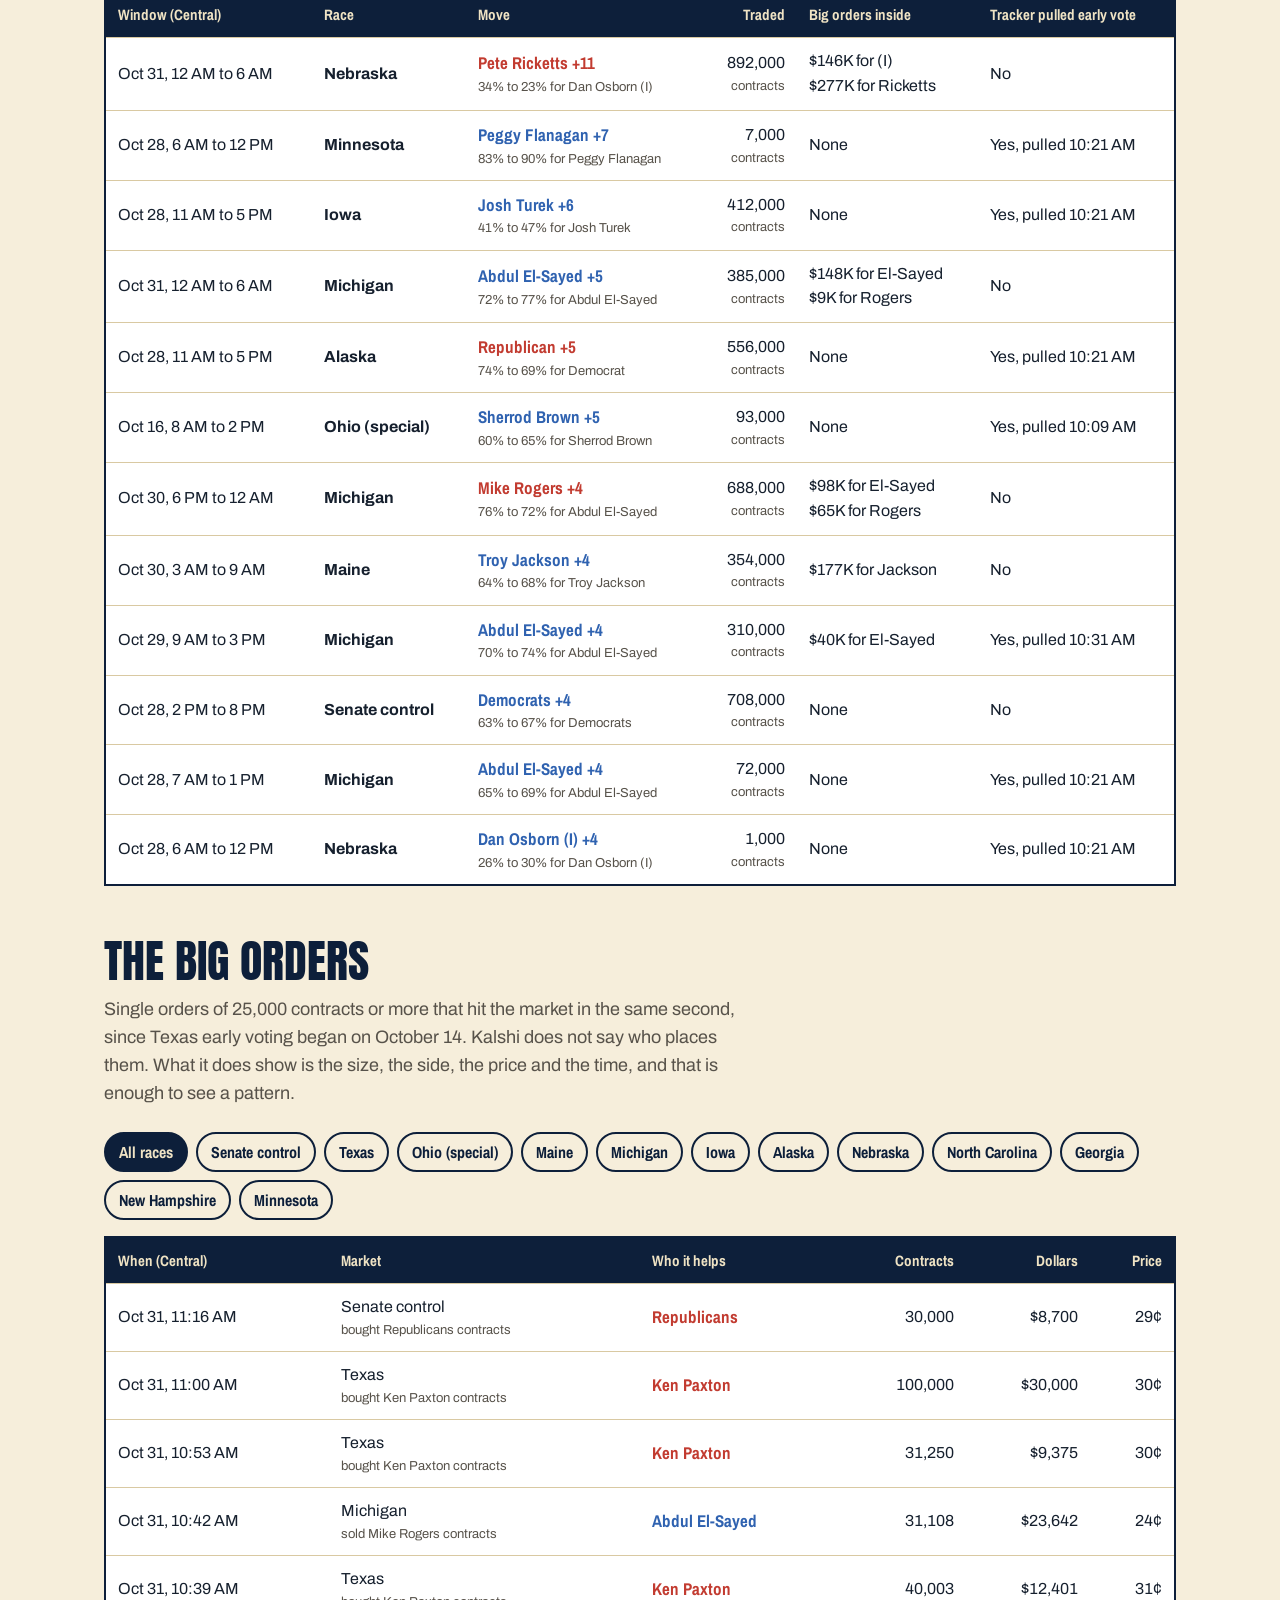
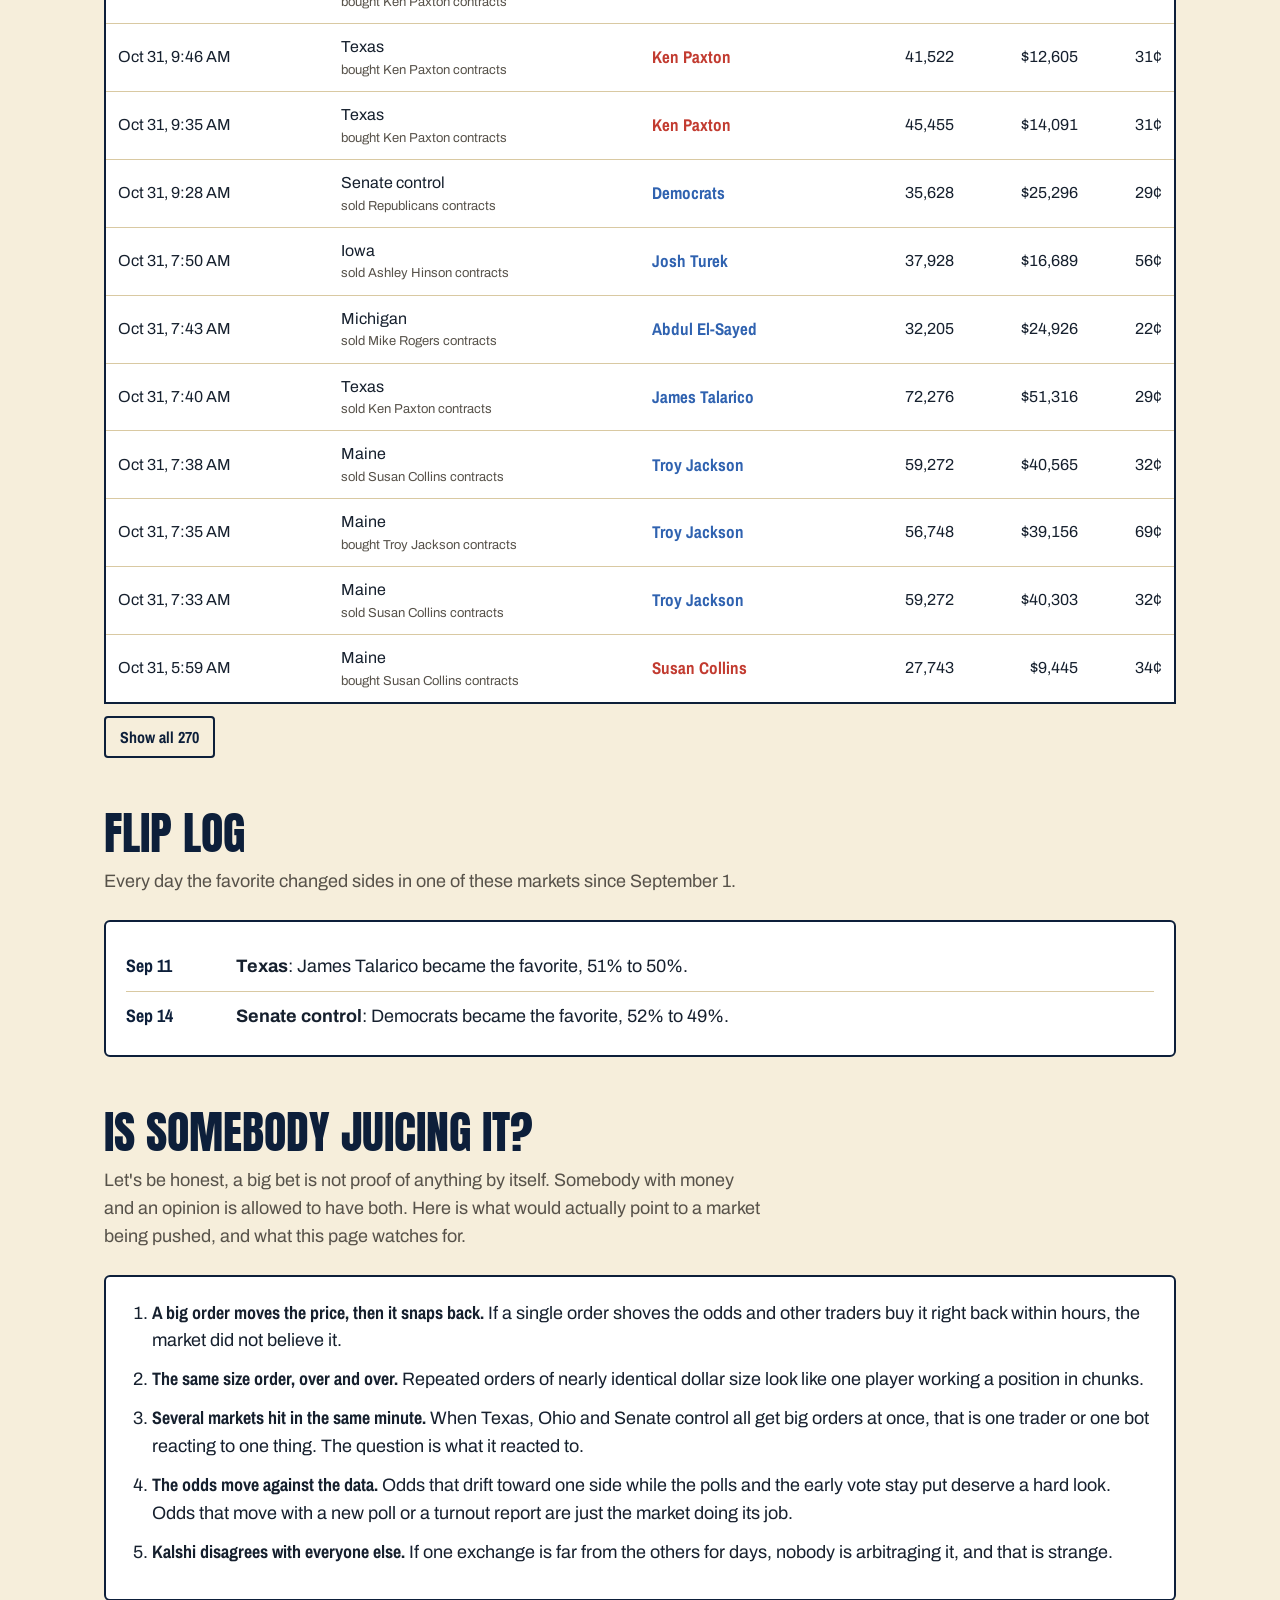
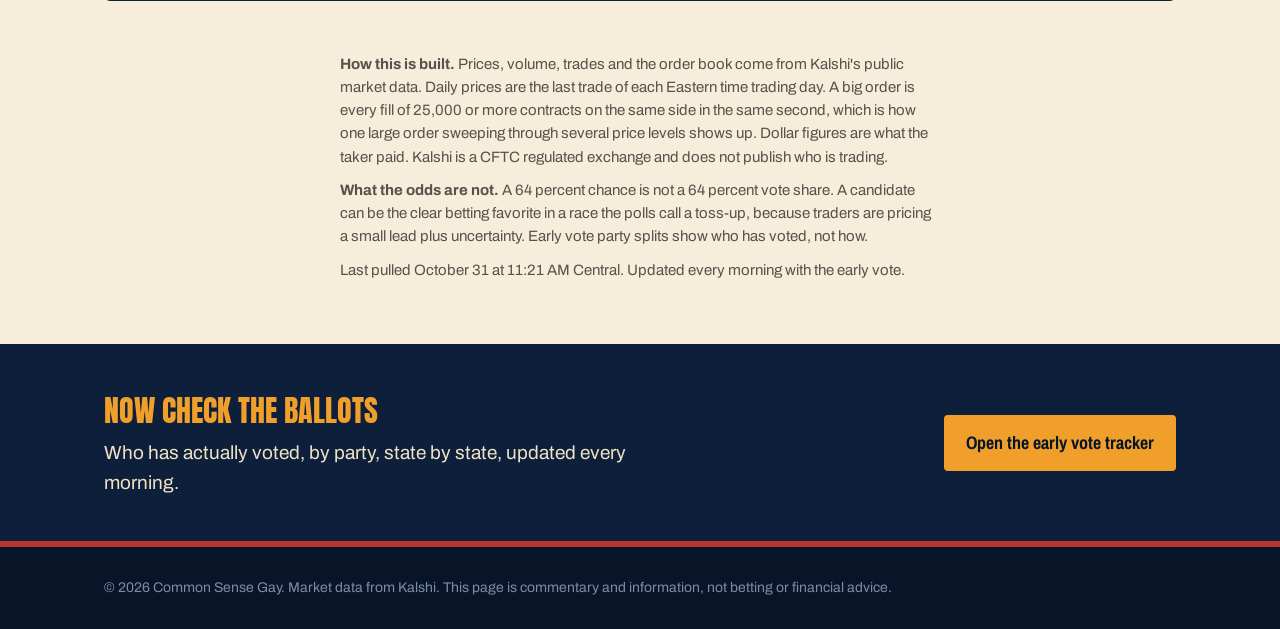
<file: odds/index.html>
<!doctype html>
<html lang="en">
<head>
<!-- Google tag (gtag.js) -->
<script async src="https://www.googletagmanager.com/gtag/js?id=G-LYH4ZTMX31"></script>
<script>
  window.dataLayer = window.dataLayer || [];
  function gtag(){dataLayer.push(arguments);}
  gtag('js', new Date());
  gtag('config', 'G-LYH4ZTMX31');
</script>
<script src="/assets/track.js" defer></script>
<script src="/assets/eday.js" defer></script>
<meta charset="utf-8">
<meta name="viewport" content="width=device-width,initial-scale=1,viewport-fit=cover">
<title>Senate Betting Odds vs. the Early Vote 2026 | Common Sense Gay</title>
<meta name="description" content="Kalshi betting odds for the key 2026 Senate races, tracked every morning next to the early vote, with every big order that moved the market.">
<link rel="canonical" href="https://commonsensegay.com/odds/">
<meta property="og:title" content="Odds vs. ballots: the 2026 Senate betting markets">
<meta property="og:description" content="Where the money says the Senate is going, what the early vote says, and who placed the big orders.">
<meta property="og:type" content="website">
<meta property="og:url" content="https://commonsensegay.com/odds/">
<meta property="og:image" content="https://commonsensegay.com/assets/og-early-vote.jpg">
<meta property="og:site_name" content="Common Sense Gay">
<meta name="twitter:card" content="summary_large_image">
<meta name="theme-color" content="#0d1f3a">
<link rel="icon" type="image/png" sizes="32x32" href="/favicon-32.png">
<link rel="apple-touch-icon" href="/apple-touch-icon.png">
<link rel="preconnect" href="https://fonts.googleapis.com">
<link rel="preconnect" href="https://fonts.gstatic.com" crossorigin>
<link rel="stylesheet" href="https://fonts.googleapis.com/css2?family=Anton&family=Archivo:wght@400;500;700&family=Archivo+Narrow:wght@600;700&display=swap">
<style>
:root{
  --navy:#0d1f3a; --night:#081528; --cream:#efe3c4; --paper:#f6eedb;
  --sun:#f0a02a; --burnt:#d97a26; --red:#b8362e; --mist:#a9b6cb;
  --ink:#16202e; --ink-soft:#57524a; --ink-muted:#7a7366; --rule:#d9c9a2; --grid:#ebe2cc;
  --dem:#2f62b0; --rep:#c23b30;
  --display:"Anton",Impact,"Arial Narrow",sans-serif;
  --body:"Archivo",system-ui,sans-serif;
  --narrow:"Archivo Narrow","Arial Narrow",sans-serif;
}
*{box-sizing:border-box}
body{margin:0;background:var(--paper);color:var(--ink);font-family:var(--body);font-size:18px;line-height:1.55;-webkit-font-smoothing:antialiased}
a{color:var(--navy)}
a:focus-visible,button:focus-visible{outline:3px solid var(--sun);outline-offset:3px}
.wrap{max-width:1120px;margin:0 auto;padding:0 24px}
@media (max-width:600px){.wrap{padding:0 16px}}
.bar{background:var(--night)}
.bar .wrap{display:flex;align-items:center;justify-content:space-between;gap:16px;padding-top:16px;padding-bottom:16px}
.mark{display:flex;align-items:center;gap:12px;text-decoration:none;font-family:var(--narrow);font-weight:700;font-size:20px;color:var(--cream)}
.mark img{width:44px;height:44px}
.nav{display:flex;gap:26px;font-family:var(--narrow);font-weight:600;font-size:17px}
.nav a{text-decoration:none;color:var(--mist)}
.nav a:hover,.nav a[aria-current]{color:var(--cream)}
@media (max-width:700px){.nav a:not(.keep){display:none}}
.top{background:var(--navy);color:var(--cream);padding:52px 0 56px;border-bottom:6px solid var(--red)}
h1{font-family:var(--display);font-weight:400;text-transform:uppercase;font-size:clamp(46px,7vw,88px);line-height:1;margin:0 0 18px;letter-spacing:.01em}
.lede{font-size:clamp(18px,2vw,21px);color:#d8dfeb;max-width:60ch;margin:0}
.stats{display:grid;grid-template-columns:repeat(auto-fit,minmax(200px,1fr));gap:14px;margin-top:30px}
.stat{border:2px solid rgba(239,227,196,.25);border-radius:6px;padding:14px 16px}
.stat .k{font-family:var(--narrow);font-weight:700;font-size:15px;color:var(--mist);text-transform:uppercase;letter-spacing:.04em}
.stat .v{font-family:var(--display);font-size:40px;line-height:1.05;color:var(--cream)}
.stat .s{font-size:15px;color:#c9d2e2}
.stat .v .d{color:#8fb2ee}.stat .v .r{color:#f08a80}
section{padding:52px 0}
h2{font-family:var(--display);font-weight:400;text-transform:uppercase;font-size:clamp(32px,4.5vw,46px);line-height:1;margin:0 0 12px;color:var(--navy)}
.sub{color:var(--ink-soft);max-width:66ch;margin:0 0 24px}
.tbl{width:100%;border-collapse:collapse;background:#fff;border:2px solid var(--navy)}
.tbl th{font-family:var(--narrow);font-weight:700;font-size:15px;text-align:left;padding:11px 12px;background:var(--navy);color:var(--cream);white-space:nowrap}
.tbl td{padding:11px 12px;border-top:1px solid var(--rule);vertical-align:middle;font-size:16px}
.tbl td.num,.tbl th.num{text-align:right;font-variant-numeric:tabular-nums}
.tbl small{display:block;color:var(--ink-soft);font-size:13px}
.tbl tr.click{cursor:pointer}
.tbl tr.click:hover td{background:#fff6e3}
.oddsbar{display:flex;height:10px;border-radius:5px;overflow:hidden;min-width:120px;gap:2px;margin-top:6px}
.oddsbar i{display:block;height:100%}
.oddsbar .d{background:var(--dem)}.oddsbar .r{background:var(--rep)}
.pair{font-family:var(--narrow);font-weight:700;font-size:17px;white-space:nowrap}
.pair .d{color:var(--dem)}.pair .r{color:var(--rep)}
.chg{font-variant-numeric:tabular-nums;white-space:nowrap}
.tag{display:inline-block;font-family:var(--narrow);font-weight:700;font-size:13px;padding:1px 8px;border-radius:999px;background:#ece6d6;color:#5f5a4e}
.tag.lead{background:#fde9c7;color:#8a4b00}
@media (max-width:760px){
  .tbl.resp thead{display:none}
  .tbl.resp,.tbl.resp tbody,.tbl.resp tr,.tbl.resp td{display:block;width:100%}
  .tbl.resp tr{border-top:1px solid var(--rule);padding:10px 12px}
  .tbl.resp td{border:0;padding:3px 0;text-align:left}
  .tbl.resp td[data-l]::before{content:attr(data-l) ": ";font-family:var(--narrow);font-weight:700;color:var(--ink-soft)}
}
.picker{display:flex;flex-wrap:wrap;gap:8px;margin:0 0 16px}
.picker button{font-family:var(--narrow);font-weight:700;font-size:16px;padding:7px 13px;border-radius:999px;border:2px solid var(--navy);background:transparent;color:var(--navy);cursor:pointer}
.picker button[aria-pressed="true"]{background:var(--navy);color:var(--cream)}
.picker.modes button{border-color:var(--burnt);color:#8a4b00;font-size:15px;padding:6px 12px}
.picker.modes button[aria-pressed="true"]{background:var(--burnt);color:#fff}
.panel{background:#fff;border:2px solid var(--navy);border-radius:6px;padding:20px 20px 14px;position:relative}
.panel h3{font-family:var(--narrow);font-weight:700;font-size:21px;margin:0 0 2px;color:var(--navy)}
.panel .cap{font-size:15px;color:var(--ink-soft);margin:0 0 10px}
.legend{display:flex;flex-wrap:wrap;gap:16px;font-size:14px;color:var(--ink-soft);margin:0 0 6px}
.legend span{display:inline-flex;align-items:center;gap:6px}
.legend i{display:inline-block;width:18px;height:3px;border-radius:2px}
.legend i.tri{width:0;height:0;border-left:6px solid transparent;border-right:6px solid transparent;border-bottom:10px solid var(--ink-soft);border-radius:0}
svg text{font-family:var(--body)}
.chartbox{position:relative}
.tip{position:absolute;pointer-events:none;background:var(--night);color:var(--cream);font-size:14px;line-height:1.4;padding:9px 11px;border-radius:5px;min-width:180px;box-shadow:0 4px 14px rgba(0,0,0,.2);display:none;z-index:5}
.tip b{font-family:var(--narrow)}
.tip .d{color:#8fb2ee}.tip .r{color:#f08a80}
.grid2{display:grid;grid-template-columns:1fr;gap:18px;margin-top:18px}
.note{font-size:15px;color:var(--ink-soft);margin:10px 0 0}
.fine{font-size:15px;color:var(--ink-soft);max-width:72ch}
.fine p{margin:0 0 10px}
.check{background:#fff;border:2px solid var(--navy);border-radius:6px;padding:22px 24px}
.check ol{margin:0;padding-left:22px}
.check li{margin:0 0 10px}
.check li b{font-family:var(--narrow);font-size:18px}
.flip{display:flex;gap:14px;align-items:baseline;padding:10px 0;border-top:1px solid var(--rule)}
.flip:first-child{border-top:0}
.flip .when{font-family:var(--narrow);font-weight:700;min-width:96px;color:var(--navy)}
.cta{background:var(--navy);color:var(--cream);padding:44px 0}
.cta .wrap{display:flex;flex-wrap:wrap;gap:20px;align-items:center;justify-content:space-between}
.cta p{margin:0;font-size:19px;max-width:52ch}
.cta b{font-family:var(--display);font-weight:400;text-transform:uppercase;font-size:30px;display:block;color:var(--sun);margin-bottom:4px}
.btn{display:inline-flex;align-items:center;font-family:var(--narrow);font-weight:700;font-size:18px;text-decoration:none;padding:14px 22px;border-radius:4px;background:var(--sun);color:var(--night)}
footer{background:var(--night);color:#7d8ca5;padding:30px 0;font-size:14px;border-top:6px solid var(--red)}
.more{font-family:var(--narrow);font-weight:700;font-size:16px;margin-top:12px;background:none;border:2px solid var(--navy);border-radius:4px;padding:8px 14px;color:var(--navy);cursor:pointer}
</style>
</head>
<body>
<header class="bar">
  <div class="wrap">
    <a class="mark" href="/"><img src="/assets/logo.png" alt="" width="44" height="44">Common Sense Gay</a>
    <nav class="nav" aria-label="Main">
      <a class="keep" href="/early-vote/">Vote tracker</a>
      <a class="keep" href="/odds/" aria-current="page">Odds</a>
      <a href="/blog/">Blog</a>
      <a href="/vote/">Where to vote</a>
    </nav>
  </div>
</header>
<main>
<div class="top">
  <div class="wrap">
    <h1>Odds vs. ballots</h1>
    <p class="lede">The Kalshi betting markets for the Senate races that decide control, tracked every morning next to the early vote. When the favorite flips, it shows up here. When somebody drops six figures on one side, that shows up too.</p>
    <div class="stats" id="stats"></div>
  </div>
</div>

<section aria-labelledby="races">
  <div class="wrap">
    <h2 id="races">The key races</h2>
    <p class="sub">Each price is the chance the market gives that side, based on the last trade of the day. 64 means traders are paying 64 cents for a contract that pays $1 if that candidate wins. Tap a race to chart it.</p>
    <table class="tbl resp">
      <thead><tr><th>Race</th><th>Market odds</th><th class="num">1 day</th><th class="num">7 days</th><th class="num">Since Oct 14</th><th>Early vote so far</th><th class="num">Traded, 7 days</th></tr></thead>
      <tbody id="rows"></tbody>
    </table>
    <p class="note">Change columns show the Democratic (or independent) side, in points. Early vote split is party registration of who has returned a ballot, from Election Data Guy. In states without party registration it is his model, not a count. Party of a ballot is not how it was marked.</p>
  </div>
</section>

<section aria-labelledby="chart" style="padding-top:0">
  <div class="wrap">
    <h2 id="chart">Watch it move</h2>
    <div class="picker" id="picker" role="group" aria-label="Pick a race"></div>
    <div class="picker modes" id="modebar" role="group" aria-label="Time scale" hidden><button type="button" data-m="daily" aria-pressed="true">Daily since Sep 1</button><button type="button" data-m="hourly" aria-pressed="false">Hour by hour since Oct 14</button></div>
    <div class="panel">
      <h3 id="c-title"></h3>
      <p class="cap" id="c-cap"></p>
      <div class="legend" id="c-legend"></div>
      <div class="chartbox" id="c-box"><div class="tip" id="c-tip"></div></div>
    </div>
    <div class="grid2">
      <div class="panel" id="ev-panel">
        <h3 id="ev-title"></h3>
        <p class="cap" id="ev-cap"></p>
        <div class="legend" id="ev-legend"></div>
        <div class="chartbox" id="ev-box"><div class="tip" id="ev-tip"></div></div>
      </div>
    </div>
  </div>
</section>

<section aria-labelledby="swings" style="padding-top:0">
  <div class="wrap">
    <h2 id="swings">The biggest swings</h2>
    <p class="sub">The largest 6-hour moves in any race since October 14, hour by hour. Single hours almost never move more than 2 or 3 points, so the real shifts show up over a few hours. Each row shows how much traded, whether a big order landed inside the window, and whether this site's tracker pulled that day's early vote numbers during or just before it. The pull time is when the tracker grabbed the numbers, usually within a few hours of the sources posting them, not the exact moment they went public.</p>
    <table class="tbl resp">
      <thead><tr><th>Window (Central)</th><th>Race</th><th>Move</th><th class="num">Traded</th><th>Big orders inside</th><th>Tracker pulled early vote</th></tr></thead>
      <tbody id="srows"></tbody>
    </table>
  </div>
</section>

<section aria-labelledby="big" style="padding-top:0">
  <div class="wrap">
    <h2 id="big">The big orders</h2>
    <p class="sub">Single orders of 25,000 contracts or more that hit the market in the same second, since Texas early voting began on October 14. Kalshi does not say who places them. What it does show is the size, the side, the price and the time, and that is enough to see a pattern.</p>
    <div class="picker" id="bpicker" role="group" aria-label="Filter big orders"></div>
    <table class="tbl resp">
      <thead><tr><th>When (Central)</th><th>Market</th><th>Who it helps</th><th class="num">Contracts</th><th class="num">Dollars</th><th class="num">Price</th></tr></thead>
      <tbody id="brows"></tbody>
    </table>
    <button class="more" id="bmore" type="button" hidden>Show all</button>
  </div>
</section>

<section aria-labelledby="flips" style="padding-top:0">
  <div class="wrap">
    <h2 id="flips">Flip log</h2>
    <p class="sub">Every day the favorite changed sides in one of these markets since September 1.</p>
    <div class="panel" id="fliplog"></div>
  </div>
</section>

<section aria-labelledby="juice" style="padding-top:0">
  <div class="wrap">
    <h2 id="juice">Is somebody juicing it?</h2>
    <p class="sub">Let's be honest, a big bet is not proof of anything by itself. Somebody with money and an opinion is allowed to have both. Here is what would actually point to a market being pushed, and what this page watches for.</p>
    <div class="check">
      <ol>
        <li><b>A big order moves the price, then it snaps back.</b> If a single order shoves the odds and other traders buy it right back within hours, the market did not believe it.</li>
        <li><b>The same size order, over and over.</b> Repeated orders of nearly identical dollar size look like one player working a position in chunks.</li>
        <li><b>Several markets hit in the same minute.</b> When Texas, Ohio and Senate control all get big orders at once, that is one trader or one bot reacting to one thing. The question is what it reacted to.</li>
        <li><b>The odds move against the data.</b> Odds that drift toward one side while the polls and the early vote stay put deserve a hard look. Odds that move with a new poll or a turnout report are just the market doing its job.</li>
        <li><b>Kalshi disagrees with everyone else.</b> If one exchange is far from the others for days, nobody is arbitraging it, and that is strange.</li>
      </ol>
    </div>
  </div>
</section>

<section style="padding-top:0">
  <div class="wrap fine">
    <p><b>How this is built.</b> Prices, volume, trades and the order book come from Kalshi's public market data. Daily prices are the last trade of each Eastern time trading day. A big order is every fill of 25,000 or more contracts on the same side in the same second, which is how one large order sweeping through several price levels shows up. Dollar figures are what the taker paid. Kalshi is a CFTC regulated exchange and does not publish who is trading.</p>
    <p><b>What the odds are not.</b> A 64 percent chance is not a 64 percent vote share. A candidate can be the clear betting favorite in a race the polls call a toss-up, because traders are pricing a small lead plus uncertainty. Early vote party splits show who has voted, not how.</p>
    <p id="pulled"></p>
  </div>
</section>

<div class="cta">
  <div class="wrap">
    <p><b>Now check the ballots</b>Who has actually voted, by party, state by state, updated every morning.</p>
    <a class="btn" href="/early-vote/">Open the early vote tracker</a>
  </div>
</div>
</main>
<footer><div class="wrap">© 2026 Common Sense Gay. Market data from Kalshi. This page is commentary and information, not betting or financial advice.</div></footer>
<script>
(function(){
var SVGNS="http://www.w3.org/2000/svg";
var fmtInt=function(n){return n==null?"":Math.round(n).toLocaleString("en-US");};
var pct=function(p){return p==null?"–":(p*100<1?"<1":Math.round(p*100))+"%";};
function mdy(d){var p=d.split("-");return ["Jan","Feb","Mar","Apr","May","Jun","Jul","Aug","Sep","Oct","Nov","Dec"][+p[1]-1]+" "+(+p[2]);}
function money(n){return n>=1e6?"$"+(n/1e6).toFixed(1)+"M":n>=1e3?"$"+Math.round(n/1e3)+"K":"$"+n;}
function el(tag,attrs,txt){var e=document.createElementNS(SVGNS,tag);for(var k in attrs)e.setAttribute(k,attrs[k]);if(txt!=null)e.textContent=txt;return e;}
function ctTime(iso){var d=new Date(iso);return d.toLocaleString("en-US",{timeZone:"America/Chicago",month:"short",day:"numeric",hour:"numeric",minute:"2-digit"});}
function ctDay(iso){return new Date(iso).toLocaleDateString("en-CA",{timeZone:"America/Chicago"});}

fetch("/data/kalshi.json",{cache:"no-store"}).then(function(r){return r.json();}).then(function(K){
  var races=K.races, daily=K.daily, byTicker={};
  races.forEach(function(r){byTicker[r.d.ticker]={race:r,side:"d"};byTicker[r.r.ticker]={race:r,side:"r"};});
  function series(t){var o=daily[t]||{};return Object.keys(o).sort().map(function(d){return [d,o[d][0],o[d][1]];});}
  function prob(r){ // latest d and r, live if present
    var ld=K.live&&K.live[r.d.ticker], lr=K.live&&K.live[r.r.ticker];
    var sd=series(r.d.ticker), sr=series(r.r.ticker);
    return {d: ld&&ld.last!=null?ld.last:(sd.length?sd[sd.length-1][1]:null), r: lr&&lr.last!=null?lr.last:(sr.length?sr[sr.length-1][1]:null)};
  }
  function at(t,date){var s=series(t),v=null;for(var i=0;i<s.length;i++){if(s[i][0]<=date)v=s[i][1];}return v;}
  function lastDate(t){var s=series(t);return s.length?s[s.length-1][0]:null;}
  function shift(date,days){var d=new Date(date+"T12:00:00Z");d.setUTCDate(d.getUTCDate()-days);return d.toISOString().slice(0,10);}
  function chg(r,days){var ld=lastDate(r.d.ticker);if(!ld)return null;var a=at(r.d.ticker,ld),b=days==="oct14"?at(r.d.ticker,"2026-10-13"):at(r.d.ticker,shift(ld,days));return a==null||b==null?null:Math.round((a-b)*100);}
  function chgCell(v){if(v==null)return "–";if(v===0)return "0";return (v>0?"+":"−")+Math.abs(v);}
  function evLatest(st){var e=K.ev&&K.ev[st];if(!e)return null;var ks=Object.keys(e).sort();return {date:ks[ks.length-1],v:e[ks[ks.length-1]]};}
  function vol7(r){var t=0,ld=lastDate(r.d.ticker);if(!ld)return 0;var from=shift(ld,6);[r.d.ticker,r.r.ticker].forEach(function(tk){series(tk).forEach(function(x){if(x[0]>=from)t+=x[2];});});return t;}
  function dName(r){return r.id==="control"?"Dem":r.d.name.replace(" (I)","").split(" ").slice(-1)[0];}

  // stats
  var ctl=races[0], pc=prob(ctl), tx=races.filter(function(r){return r.id==="TX";})[0], pt=prob(tx);
  var lastFlip=K.flips&&K.flips.length?K.flips[K.flips.length-1]:null;
  var stats=document.getElementById("stats");
  stats.innerHTML=
   '<div class="stat"><div class="k">Senate control</div><div class="v" style="font-size:34px"><span class="d">D '+pct(pc.d)+'</span> · <span class="r">R '+pct(pc.r)+'</span></div><div class="s">Kalshi, latest trade</div></div>'+
   '<div class="stat"><div class="k">Texas</div><div class="v"><span class="d">'+pct(pt.d)+'</span> · <span class="r">'+pct(pt.r)+'</span></div><div class="s">'+tx.d.name+' vs. '+tx.r.name+'</div></div>'+
   (lastFlip?'<div class="stat"><div class="k">Last favorite flip</div><div class="v" style="font-size:34px">'+races.filter(function(r){return r.id===lastFlip.race;})[0].label+'</div><div class="s">'+mdy(lastFlip.date)+', to the '+(lastFlip.to==="d"?(lastFlip.race==="NE"?"independent":"Democrat"):"Republican")+'</div></div>':'')+
   '<div class="stat"><div class="k">Big orders since Oct 14</div><div class="v">'+K.big.length+'</div><div class="s">'+money(K.big.reduce(function(s,b){return s+b.usd;},0))+' in orders of 25,000+ contracts</div></div>';
  if(K.pulled)document.getElementById("pulled").textContent="Last pulled "+new Date(K.pulled).toLocaleString("en-US",{timeZone:"America/Chicago",month:"long",day:"numeric",hour:"numeric",minute:"2-digit"})+" Central. Updated every morning with the early vote.";

  // table
  var rows=document.getElementById("rows");
  races.forEach(function(r){
    var p=prob(r), tr=document.createElement("tr");tr.className="click";tr.tabIndex=0;
    var ev=r.state?evLatest(r.state):null, evtxt="–";
    if(ev){var tot=ev.v[0],R=ev.v[1],D=ev.v[2];evtxt='<span class="pair"><span class="r">R '+(R/tot*100).toFixed(1)+'</span> · <span class="d">D '+(D/tot*100).toFixed(1)+'</span></span><small>'+fmtInt(tot)+' ballots · '+(r.basis==="party"?"party registration":"modeled")+'</small>';}
    var lead=p.d>p.r?"d":"r";
    tr.innerHTML='<td data-l="Race"><b>'+r.label+'</b><small>'+(r.id==="control"?"Which party wins the Senate":r.d.name+" vs. "+r.r.name)+'</small></td>'+
      '<td data-l="Odds"><span class="pair"><span class="d">'+dName(r)+' '+pct(p.d)+'</span> · <span class="r">'+(r.id==="control"?"GOP":r.r.name.split(" ").slice(-1)[0])+' '+pct(p.r)+'</span></span><div class="oddsbar" aria-hidden="true"><i class="d" style="width:'+(p.d/(p.d+p.r)*100)+'%"></i><i class="r" style="width:'+(p.r/(p.d+p.r)*100)+'%"></i></div></td>'+
      '<td class="num chg" data-l="1 day">'+chgCell(chg(r,1))+'</td><td class="num chg" data-l="7 days">'+chgCell(chg(r,7))+'</td><td class="num chg" data-l="Since Oct 14">'+chgCell(chg(r,"oct14"))+'</td>'+
      '<td data-l="Early vote">'+evtxt+'</td><td class="num" data-l="Traded, 7 days">'+fmtInt(vol7(r))+'<small>contracts</small></td>';
    tr.addEventListener("click",function(){pick(r.id,true);});
    tr.addEventListener("keydown",function(e){if(e.key==="Enter")pick(r.id,true);});
    rows.appendChild(tr);
  });

  // picker
  var picker=document.getElementById("picker");
  races.forEach(function(r){var b=document.createElement("button");b.type="button";b.textContent=r.label;b.dataset.id=r.id;b.setAttribute("aria-pressed","false");b.onclick=function(){pick(r.id);};picker.appendChild(b);});

  function helps(b){var m=byTicker[b.ticker];if(!m)return null;var yes=b.side==="yes";var side=(m.side==="d")===yes?"d":"r";return {side:side,race:m.race,mkt:m.race.label+(m.race.id==="control"?"":"")+": "+(m.side==="d"?m.race.d.name:m.race.r.name),verb:yes?"bought":"sold"};}

  // ---- main odds chart
  function lineChart(box,tip,opts){
    box.querySelectorAll("svg").forEach(function(s){s.remove();});
    var W=box.clientWidth||900,H=opts.h||320,m={t:12,r:52,b:30,l:44};
    var svg=el("svg",{width:W,height:H,viewBox:"0 0 "+W+" "+H,role:"img","aria-label":opts.aria});
    var dates=opts.dates, n=dates.length; if(!n){box.appendChild(svg);return;}
    var x=function(i){return m.l+(n===1?0:i*(W-m.l-m.r)/(n-1));};
    var y=function(v){return m.t+(1-(v-opts.min)/(opts.max-opts.min))*(H-m.t-m.b);};
    opts.ticks.forEach(function(v){svg.appendChild(el("line",{x1:m.l,x2:W-m.r,y1:y(v),y2:y(v),stroke:v===opts.mid?"#b9ab88":"#ebe2cc","stroke-width":1,"stroke-dasharray":v===opts.mid?"4 4":""}));svg.appendChild(el("text",{x:m.l-8,y:y(v)+4,"text-anchor":"end","font-size":12,fill:"#7a7366"},opts.tickFmt(v)));});
    var xt=opts.xticks;if(!xt){xt=[];var step=Math.max(1,Math.round(n/(W<520?4:7)));for(var i=0;i<n;i+=step)xt.push(i);}
    var xl=opts.xlabel||function(i){return mdy(dates[i]);};
    xt.forEach(function(i){svg.appendChild(el("text",{x:x(i),y:H-8,"text-anchor":i===0?"start":"middle","font-size":12,fill:"#7a7366"},xl(i)));});
    (opts.vlines||[]).forEach(function(vl){if(vl.i<0||vl.i>=n)return;svg.appendChild(el("line",{x1:x(vl.i),x2:x(vl.i),y1:m.t,y2:H-m.b,stroke:"#d97a26","stroke-width":1.5,"stroke-dasharray":"3 3",opacity:.8}));});
    (opts.bands||[]).forEach(function(bd){var i0=dates.indexOf(bd.from);if(i0<0)return;svg.appendChild(el("rect",{x:x(i0),y:m.t,width:Math.max(0,W-m.r-x(i0)),height:H-m.t-m.b,fill:"#f0a02a",opacity:.08}));svg.appendChild(el("text",{x:x(i0)+6,y:m.t+14,"font-size":12,fill:"#8a4b00"},bd.label));});
    opts.lines.forEach(function(L){var d="",started=false;L.vals.forEach(function(v,i){if(v==null)return;d+=(started?"L":"M")+x(i).toFixed(1)+" "+y(v).toFixed(1);started=true;});
      svg.appendChild(el("path",{d:d,fill:"none",stroke:L.color,"stroke-width":2,"stroke-linejoin":"round","stroke-linecap":"round"}));
      var li=L.vals.length-1;while(li>=0&&L.vals[li]==null)li--; if(li>=0){svg.appendChild(el("circle",{cx:x(li),cy:y(L.vals[li]),r:4,fill:L.color,stroke:"#fff","stroke-width":2}));svg.appendChild(el("text",{x:x(li)+8,y:y(L.vals[li])+4,"font-size":13,"font-weight":700,fill:"#16202e"},opts.tickFmt(L.vals[li])));}
    });
    (opts.marks||[]).forEach(function(mk){var i=mk.i!=null?mk.i:dates.indexOf(mk.date);if(i<0||i>=n)return;var cy=y(mk.v),s=Math.max(5,Math.min(11,4+Math.sqrt(mk.usd/2000)));
      var up=mk.side==="d"?-1:1, px=x(i), py=cy+up*(s+5);
      svg.appendChild(el("path",{d:"M"+px+" "+(py-up*s)+"L"+(px-s*.8)+" "+(py+up*s*.5)+"L"+(px+s*.8)+" "+(py+up*s*.5)+"Z",fill:mk.side==="d"?"#2f62b0":"#c23b30",stroke:"#fff","stroke-width":1.5,opacity:.9}));});
    var cross=el("line",{y1:m.t,y2:H-m.b,stroke:"#16202e","stroke-width":1,opacity:0});svg.appendChild(cross);
    var hit=el("rect",{x:m.l,y:0,width:W-m.l-m.r,height:H,fill:"transparent"});svg.appendChild(hit);
    function move(ev){var r=svg.getBoundingClientRect(),cx=(ev.touches?ev.touches[0].clientX:ev.clientX)-r.left;var i=Math.round((cx-m.l)/((W-m.l-m.r)/Math.max(1,n-1)));i=Math.max(0,Math.min(n-1,i));cross.setAttribute("x1",x(i));cross.setAttribute("x2",x(i));cross.setAttribute("opacity",.35);
      tip.innerHTML=opts.tip(i);tip.style.display="block";var tx=x(i)+14;if(tx+220>W)tx=x(i)-234;tip.style.left=Math.max(0,tx)+"px";tip.style.top="20px";}
    hit.addEventListener("mousemove",move);hit.addEventListener("touchstart",move,{passive:true});hit.addEventListener("touchmove",move,{passive:true});
    hit.addEventListener("mouseleave",function(){tip.style.display="none";cross.setAttribute("opacity",0);});
    box.appendChild(svg);
  }

  var current="TX",mode="daily";
  var HR=K.hourly,HN=HR?HR.price[races[0].d.ticker].length:0;
  function ctParts(ts){var f=new Intl.DateTimeFormat("en-US",{timeZone:"America/Chicago",month:"short",day:"numeric",hour:"numeric",hour12:true}).formatToParts(new Date(ts*1000)),o={};f.forEach(function(p){o[p.type]=p.value;});return o;}
  function hTs(i){return HR.start+i*3600;}
  function hLabel(i){var o=ctParts(hTs(i)-3600),e=ctParts(hTs(i));return o.month+" "+o.day+", "+o.hour+" "+o.dayPeriod+" to "+e.hour+" "+e.dayPeriod;}
  function hIndexOfTime(ms){return Math.ceil(ms/36e5)-HR.start/3600;}
  function ctLocalToMs(str){var a=str.split(/[-T:]/).map(Number);var off=(str<"2026-11-01T02:00")?5:6;return Date.UTC(a[0],a[1]-1,a[2],a[3]+off,a[4]);}
  var evMarks=[];if(HR&&K.ev_pulls){Object.keys(K.ev_pulls).forEach(function(d){var i=hIndexOfTime(ctLocalToMs(K.ev_pulls[d]));if(i>=0&&i<HN)evMarks.push({i:i,date:d,at:K.ev_pulls[d]});});}
  function evAt(i){return evMarks.filter(function(e){return e.i===i;})[0];}
  function drawHourly(r,dl,rl){
    var pd=HR.price[r.d.ticker],pr=HR.price[r.r.ticker],vol=HR.vol[r.id]||[];
    var bigs=K.big.filter(function(b){var m=byTicker[b.ticker];return m&&m.race.id===r.id;});
    var byH={};bigs.forEach(function(b){var i=hIndexOfTime(Date.parse(b.t));if(i>=0&&i<HN)(byH[i]=byH[i]||[]).push({b:b,h:helps(b)});});
    var marks=[];Object.keys(byH).forEach(function(i){byH[i].forEach(function(o){var v=(o.h.side==="d"?pd:pr)[i];if(v!=null)marks.push({i:+i,v:v/1000,usd:o.b.usd,side:o.h.side});});});
    var box=document.getElementById("c-box"),W=box.clientWidth||900,xt=[];
    for(var i=0;i<HN;i++){var o=ctParts(hTs(i)-3600);if(o.hour==="12"&&o.dayPeriod==="AM")xt.push(i);}
    if(W<520)xt=xt.filter(function(_,k){return k%3===0;});else if(W<900)xt=xt.filter(function(_,k){return k%2===0;});
    lineChart(box,document.getElementById("c-tip"),{
      aria:r.label+" hourly market odds",dates:pd.map(function(_,i){return i;}),min:0,max:1,mid:.5,ticks:[0,.25,.5,.75,1],tickFmt:function(v){return Math.round(v*100)+"%";},
      xticks:xt,xlabel:function(i){var o=ctParts(hTs(i)-3600);return o.month+" "+o.day;},
      vlines:evMarks,
      lines:[{color:"#2f62b0",vals:pd.map(function(v){return v==null?null:v/1000;})},{color:"#c23b30",vals:pr.map(function(v){return v==null?null:v/1000;})}],
      marks:marks,
      tip:function(i){var s='<b>'+hLabel(i)+'</b><br><span class="d">'+dl+' '+pct(pd[i]/1000)+'</span> · <span class="r">'+rl+' '+pct(pr[i]/1000)+'</span><br>'+fmtInt((vol[i]||0)*1000)+' contracts traded';
        var e=evAt(i);if(e)s+='<br><span style="color:#f0a02a">Early vote numbers pulled '+mdy(e.date)+', '+new Date(ctLocalToMs(e.at)).toLocaleTimeString("en-US",{timeZone:"America/Chicago",hour:"numeric",minute:"2-digit"})+'</span>';
        (byH[i]||[]).forEach(function(o){s+='<br>'+money(o.b.usd)+' order '+(o.h.side==="d"?'for <span class="d">'+dl+'</span>':'for <span class="r">'+rl+'</span>');});return s;}
    });
  }
  function pick(id,scroll){
    current=id;var r=races.filter(function(x){return x.id===id;})[0];
    picker.querySelectorAll("button").forEach(function(b){b.setAttribute("aria-pressed",b.dataset.id===id?"true":"false");});
    var sd=series(r.d.ticker),sr=series(r.r.ticker),set={};sd.concat(sr).forEach(function(x){set[x[0]]=1;});
    var dates=Object.keys(set).sort();
    var md={},mr={},vd={},vr={};sd.forEach(function(x){md[x[0]]=x[1];vd[x[0]]=x[2];});sr.forEach(function(x){mr[x[0]]=x[1];vr[x[0]]=x[2];});
    var bigs=K.big.filter(function(b){var m=byTicker[b.ticker];return m&&m.race.id===id;});
    var byDay={};bigs.forEach(function(b){var h=helps(b);var d=new Date(b.t).toLocaleDateString("en-CA",{timeZone:"America/New_York"});(byDay[d]=byDay[d]||[]).push({b:b,h:h});});
    var marks=[];Object.keys(byDay).forEach(function(d){byDay[d].forEach(function(o){var v=o.h.side==="d"?md[d]:mr[d];if(v!=null)marks.push({date:d,v:v,usd:o.b.usd,side:o.h.side});});});
    var dl=id==="control"?"Democrats":r.d.name, rl=id==="control"?"Republicans":r.r.name;
    document.getElementById("c-title").textContent=r.label+": "+dl+" vs. "+rl;
    var p=prob(r);
    document.getElementById("c-cap").textContent=(mode==="hourly"&&K.hourly?"Chance of winning on Kalshi, last trade each hour since Oct 14 (Central time). Dashed orange lines mark when the early vote tracker pulled that morning's numbers. ":"Chance of winning on Kalshi, last trade each day since "+mdy(dates[0])+". ")+"Now "+dl+" "+pct(p.d)+", "+rl+" "+pct(p.r)+". Blue triangles are big orders that helped "+dl+", red ones helped "+rl+". The bigger the triangle, the more money.";
    document.getElementById("c-legend").innerHTML='<span><i style="background:var(--dem)"></i>'+dl+'</span><span><i style="background:var(--rep)"></i>'+rl+'</span><span><i class="tri"></i>Big order (size = dollars)</span>';
    var evStart={TX:"2026-10-14"}[id];
    document.getElementById("modebar").hidden=!K.hourly;
    document.querySelectorAll("#modebar button").forEach(function(b){b.setAttribute("aria-pressed",b.dataset.m===mode?"true":"false");});
    if(mode==="hourly"&&K.hourly){drawHourly(r,dl,rl);}else
    lineChart(document.getElementById("c-box"),document.getElementById("c-tip"),{
      aria:r.label+" market odds over time",dates:dates,min:0,max:1,mid:.5,ticks:[0,.25,.5,.75,1],tickFmt:function(v){return Math.round(v*100)+"%";},
      bands:evStart?[{from:evStart,label:"Early voting"}]:[],
      lines:[{color:"#2f62b0",vals:dates.map(function(d){return md[d]==null?null:md[d];})},{color:"#c23b30",vals:dates.map(function(d){return mr[d]==null?null:mr[d];})}],
      marks:marks,
      tip:function(i){var d=dates[i],s='<b>'+mdy(d)+'</b><br><span class="d">'+dl+' '+pct(md[d])+'</span> · <span class="r">'+rl+' '+pct(mr[d])+'</span><br>'+fmtInt((vd[d]||0)+(vr[d]||0))+' contracts traded';
        (byDay[d]||[]).forEach(function(o){s+='<br>'+money(o.b.usd)+' order '+(o.h.side==="d"?'for <span class="d">'+dl+'</span>':'for <span class="r">'+rl+'</span>');});return s;}
    });
    // early vote panel
    var evp=document.getElementById("ev-panel");
    if(id==="TX"&&K.tx_turnout){
      evp.hidden=false;var t=K.tx_turnout,keys=Object.keys(t).sort();
      document.getElementById("ev-title").textContent="Texas early votes cast, cumulative";
      document.getElementById("ev-cap").textContent="Texas Secretary of State daily report. Mail ballots only until in-person voting opened October 19. Texas has no party registration, so this is turnout, not a party count.";
      document.getElementById("ev-legend").innerHTML="";
      var mx=Math.max.apply(null,keys.map(function(k){return t[k][0];}));var top=Math.ceil(mx/1e6)*1e6;
      lineChart(document.getElementById("ev-box"),document.getElementById("ev-tip"),{aria:"Texas early votes cast",dates:keys,min:0,max:top,h:220,ticks:[0,top/2,top],tickFmt:function(v){return v>=1e6?(v/1e6).toFixed(1)+"M":v>=1e3?Math.round(v/1e3)+"K":v;},
        lines:[{color:"#0d1f3a",vals:keys.map(function(k){return t[k][0];})}],
        tip:function(i){var k=keys[i];return '<b>'+mdy(k)+'</b><br>'+fmtInt(t[k][0])+' total<br>'+fmtInt(t[k][1])+' in person · '+fmtInt(t[k][2])+' mail';}});
    } else if(r.state&&K.ev&&K.ev[r.state]){
      evp.hidden=false;var e=K.ev[r.state],ks=Object.keys(e).sort();
      document.getElementById("ev-title").textContent=r.label+" early vote by party";
      document.getElementById("ev-cap").textContent=(r.basis==="party"?"Party registration of voters who have returned a ballot":"Election Data Guy's modeled party split (no party registration in this state)")+", share of all early ballots, from each morning's pull.";
      document.getElementById("ev-legend").innerHTML='<span><i style="background:var(--rep)"></i>Republican</span><span><i style="background:var(--dem)"></i>Democrat</span>';
      lineChart(document.getElementById("ev-box"),document.getElementById("ev-tip"),{aria:r.label+" early vote party share",dates:ks,min:0,max:.8,h:220,mid:null,ticks:[0,.2,.4,.6,.8],tickFmt:function(v){return Math.round(v*100)+"%";},
        lines:[{color:"#c23b30",vals:ks.map(function(k){return e[k][1]/e[k][0];})},{color:"#2f62b0",vals:ks.map(function(k){return e[k][2]/e[k][0];})}],
        tip:function(i){var k=ks[i],v=e[k];return '<b>'+mdy(k)+'</b><br>'+fmtInt(v[0])+' ballots<br><span class="r">R '+(v[1]/v[0]*100).toFixed(1)+'%</span> · <span class="d">D '+(v[2]/v[0]*100).toFixed(1)+'%</span>';}});
    } else { evp.hidden=true; }
    if(scroll)document.getElementById("chart").scrollIntoView({behavior:"smooth"});
  }

  // big orders table
  var bfilter="all",bshowAll=false,bp=document.getElementById("bpicker");
  [["all","All races"]].concat(races.filter(function(r){return K.big.some(function(b){var m=byTicker[b.ticker];return m&&m.race.id===r.id;});}).map(function(r){return [r.id,r.label];})).forEach(function(o){
    var b=document.createElement("button");b.type="button";b.textContent=o[1];b.dataset.id=o[0];b.setAttribute("aria-pressed",o[0]==="all"?"true":"false");b.onclick=function(){bfilter=o[0];bshowAll=false;renderBig();};bp.appendChild(b);});
  function renderBig(){
    bp.querySelectorAll("button").forEach(function(b){b.setAttribute("aria-pressed",b.dataset.id===bfilter?"true":"false");});
    var list=K.big.filter(function(b){var m=byTicker[b.ticker];return m&&(bfilter==="all"||m.race.id===bfilter);}).slice().sort(function(a,b){return a.t<b.t?1:-1;});
    var show=bshowAll?list:list.slice(0,15),tb=document.getElementById("brows");tb.innerHTML="";
    show.forEach(function(b){var h=helps(b),m=byTicker[b.ticker],r=m.race;var who=h.side==="d"?(r.id==="control"?"Democrats":r.d.name):(r.id==="control"?"Republicans":r.r.name);
      var tr=document.createElement("tr");
      tr.innerHTML='<td data-l="When">'+ctTime(b.t)+'</td><td data-l="Market">'+r.label+'<small>'+h.verb+' '+(m.side==="d"?(r.id==="control"?"Democrats":r.d.name):(r.id==="control"?"Republicans":r.r.name))+' contracts</small></td><td data-l="Helps"><span class="pair"><span class="'+h.side+'">'+who+'</span></span></td><td class="num" data-l="Contracts">'+fmtInt(b.contracts)+'</td><td class="num" data-l="Dollars">$'+fmtInt(b.usd)+'</td><td class="num" data-l="Price">'+Math.round(b.price*100)+'¢</td>';tb.appendChild(tr);});
    var more=document.getElementById("bmore");more.hidden=list.length<=15||bshowAll;more.textContent="Show all "+list.length;
  }
  document.getElementById("bmore").onclick=function(){bshowAll=true;renderBig();};
  renderBig();

  // flip log
  var fl=document.getElementById("fliplog");
  if(!K.flips.length)fl.innerHTML='<p class="note" style="margin:0">No favorite has changed sides since September 1.</p>';
  K.flips.slice().reverse().forEach(function(f){var r=races.filter(function(x){return x.id===f.race;})[0];var who=f.to==="d"?(r.id==="control"?"Democrats":r.d.name):(r.id==="control"?"Republicans":r.r.name);
    var div=document.createElement("div");div.className="flip";div.innerHTML='<span class="when">'+mdy(f.date)+'</span><span><b>'+r.label+'</b>: '+who+' became the favorite, '+pct(f.to==="d"?f.d:f.r)+' to '+pct(f.to==="d"?f.r:f.d)+'.</span>';fl.appendChild(div);});

  document.querySelectorAll("#modebar button").forEach(function(b){b.onclick=function(){mode=b.dataset.m;pick(current);};});
  // biggest 6-hour swings
  (function(){
    if(!HR){document.getElementById("srows").closest("section").hidden=true;return;}
    var W6=6,all=[];
    races.forEach(function(r){var c=HR.price[r.d.ticker];if(!c)return;var cand=[];
      for(var i=W6;i<c.length;i++){if(c[i]==null||c[i-W6]==null)continue;var d=c[i]-c[i-W6];if(Math.abs(d)>=30)cand.push({r:r,a:i-W6,b:i,d:d});}
      cand.sort(function(x,y){return Math.abs(y.d)-Math.abs(x.d)||x.b-y.b;});var used=[];
      cand.forEach(function(w){if(used.some(function(u){return w.a<u.b&&u.a<w.b;}))return;used.push(w);all.push(w);});});
    all.sort(function(x,y){return Math.abs(y.d)-Math.abs(x.d)||y.b-x.b;});
    var tb=document.getElementById("srows");
    if(!all.length){tb.innerHTML='<tr><td colspan="6">No race has moved 3 points or more in any 6-hour window yet.</td></tr>';return;}
    all.slice(0,12).forEach(function(w){var r=w.r,c=HR.price[r.d.ticker],vol=HR.vol[r.id]||[],v=0;for(var i=w.a+1;i<=w.b;i++)v+=vol[i]||0;
      var dl=r.id==="control"?"Democrats":r.d.name,rl=r.id==="control"?"Republicans":r.r.name;
      var winner=w.d>0?'<span class="d">'+dl+' +'+Math.round(w.d/10)+'</span>':'<span class="r">'+rl+' +'+Math.round(-w.d/10)+'</span>';
      var bs=K.big.filter(function(b){var m=byTicker[b.ticker];if(!m||m.race.id!==r.id)return false;var i=hIndexOfTime(Date.parse(b.t));return i>w.a&&i<=w.b;});
      var bd=0,brr=0;bs.forEach(function(b){var h=helps(b);if(h.side==="d")bd+=b.usd;else brr+=b.usd;});
      var cov=K.big_scanned_from||{},sf=[cov[r.d.ticker],cov[r.r.ticker]].sort().pop();var scanned=sf&&Date.parse(sf)<=hTs(w.a)*1000;
      var btxt=!scanned?'<span style="color:var(--ink-muted)">Not scanned</span>':bs.length?(bd?'<span class="d">'+money(bd)+'</span> for '+(r.id==="control"?"Dems":r.d.name.split(" ").slice(-1)[0])+(brr?'<br>':''):'')+(brr?'<span class="r">'+money(brr)+'</span> for '+(r.id==="control"?"GOP":r.r.name.split(" ").slice(-1)[0]):''):'None';
      var ev=evMarks.filter(function(e){return e.i>w.a-3&&e.i<=w.b;})[0];
      var evtxt=ev?'Yes, pulled '+new Date(ctLocalToMs(ev.at)).toLocaleTimeString("en-US",{timeZone:"America/Chicago",hour:"numeric",minute:"2-digit"}):'No';
      var o1=ctParts(hTs(w.a)),o2=ctParts(hTs(w.b));
      var tr=document.createElement("tr");tr.className="click";tr.tabIndex=0;
      tr.innerHTML='<td data-l="Window">'+o1.month+' '+o1.day+', '+o1.hour+' '+o1.dayPeriod+' to '+o2.hour+' '+o2.dayPeriod+'</td><td data-l="Race"><b>'+r.label+'</b></td><td data-l="Move"><span class="pair">'+winner+'</span><small>'+pct(c[w.a]/1000)+' to '+pct(c[w.b]/1000)+' for '+dl+'</small></td><td class="num" data-l="Traded">'+fmtInt(v*1000)+'<small>contracts</small></td><td data-l="Big orders">'+btxt+'</td><td data-l="Early vote update">'+evtxt+'</td>';
      tr.onclick=function(){mode="hourly";pick(r.id,true);};
      tb.appendChild(tr);});
  })();
  pick("TX");
  var rt;window.addEventListener("resize",function(){clearTimeout(rt);rt=setTimeout(function(){pick(current);},150);});
}).catch(function(){document.getElementById("rows").innerHTML='<tr><td colspan="7">The odds data could not load. Try refreshing.</td></tr>';});
})();
</script>
</body>
</html>
</file>
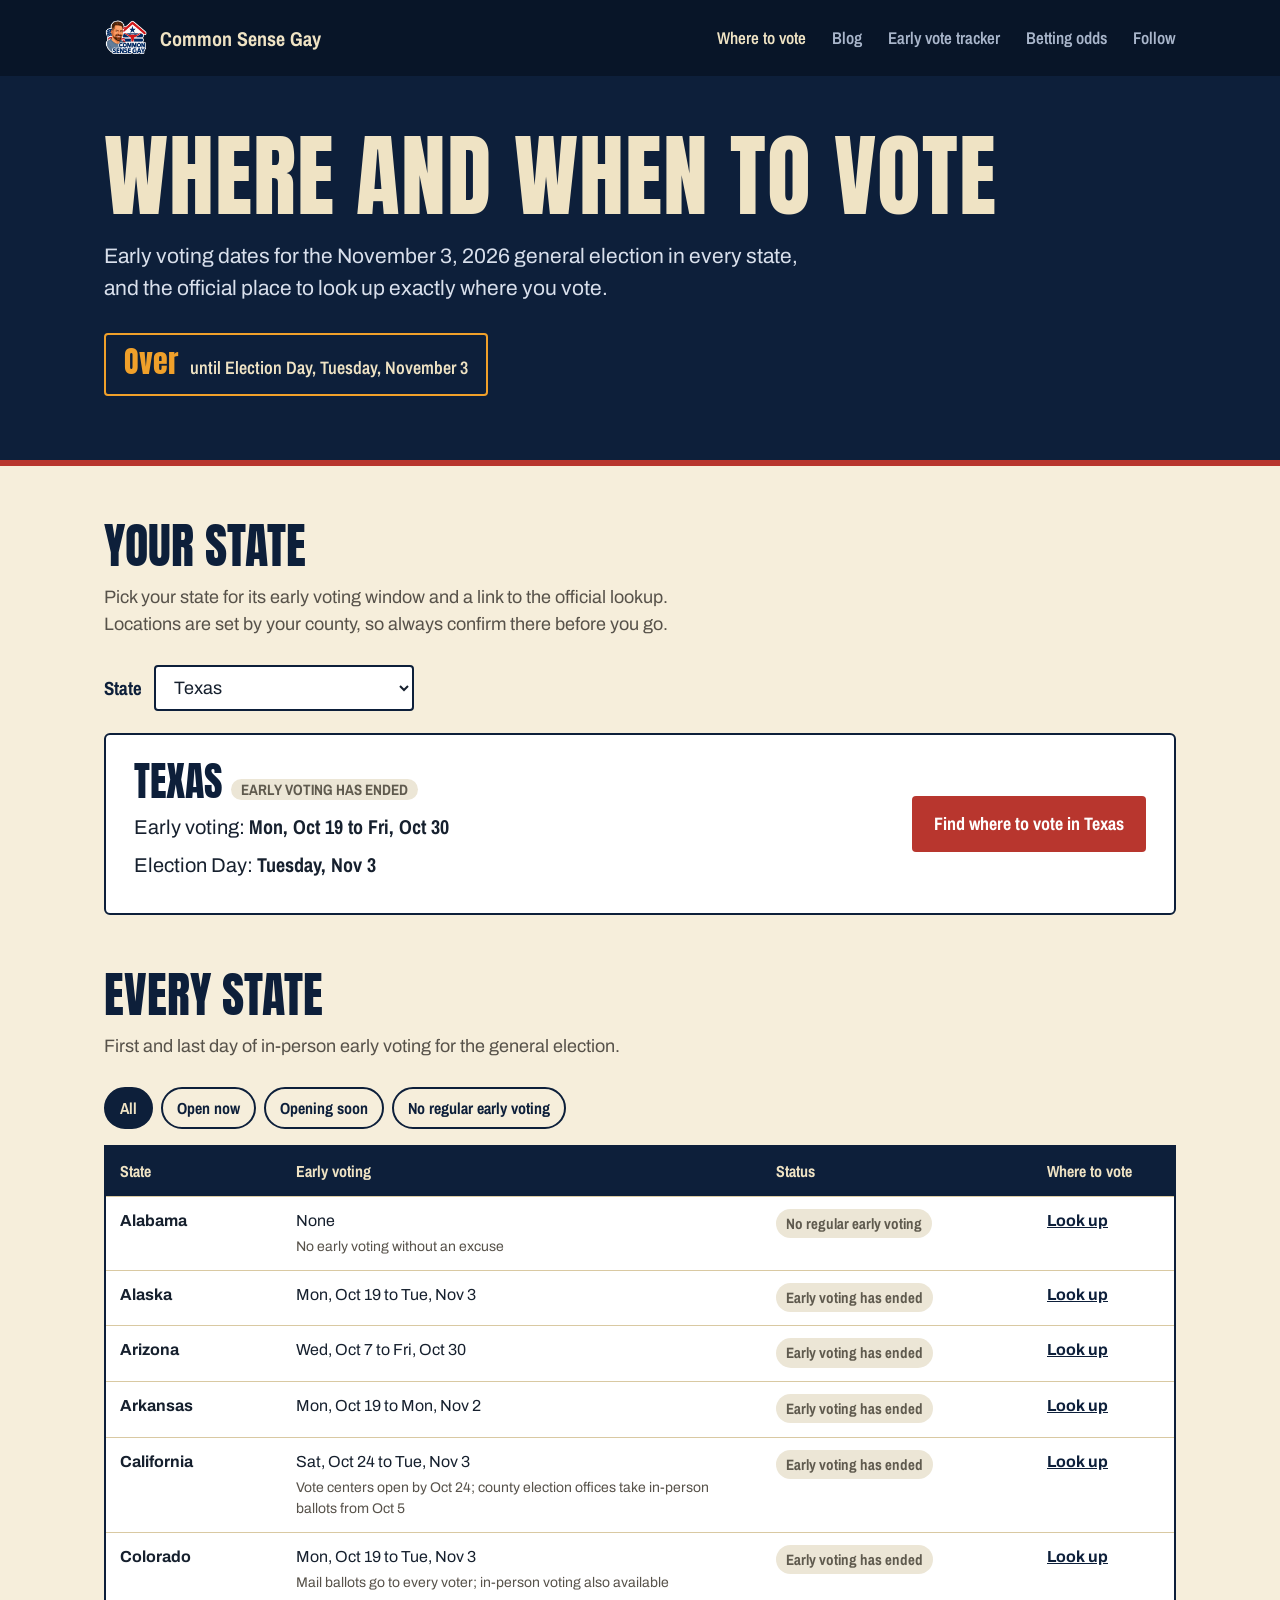
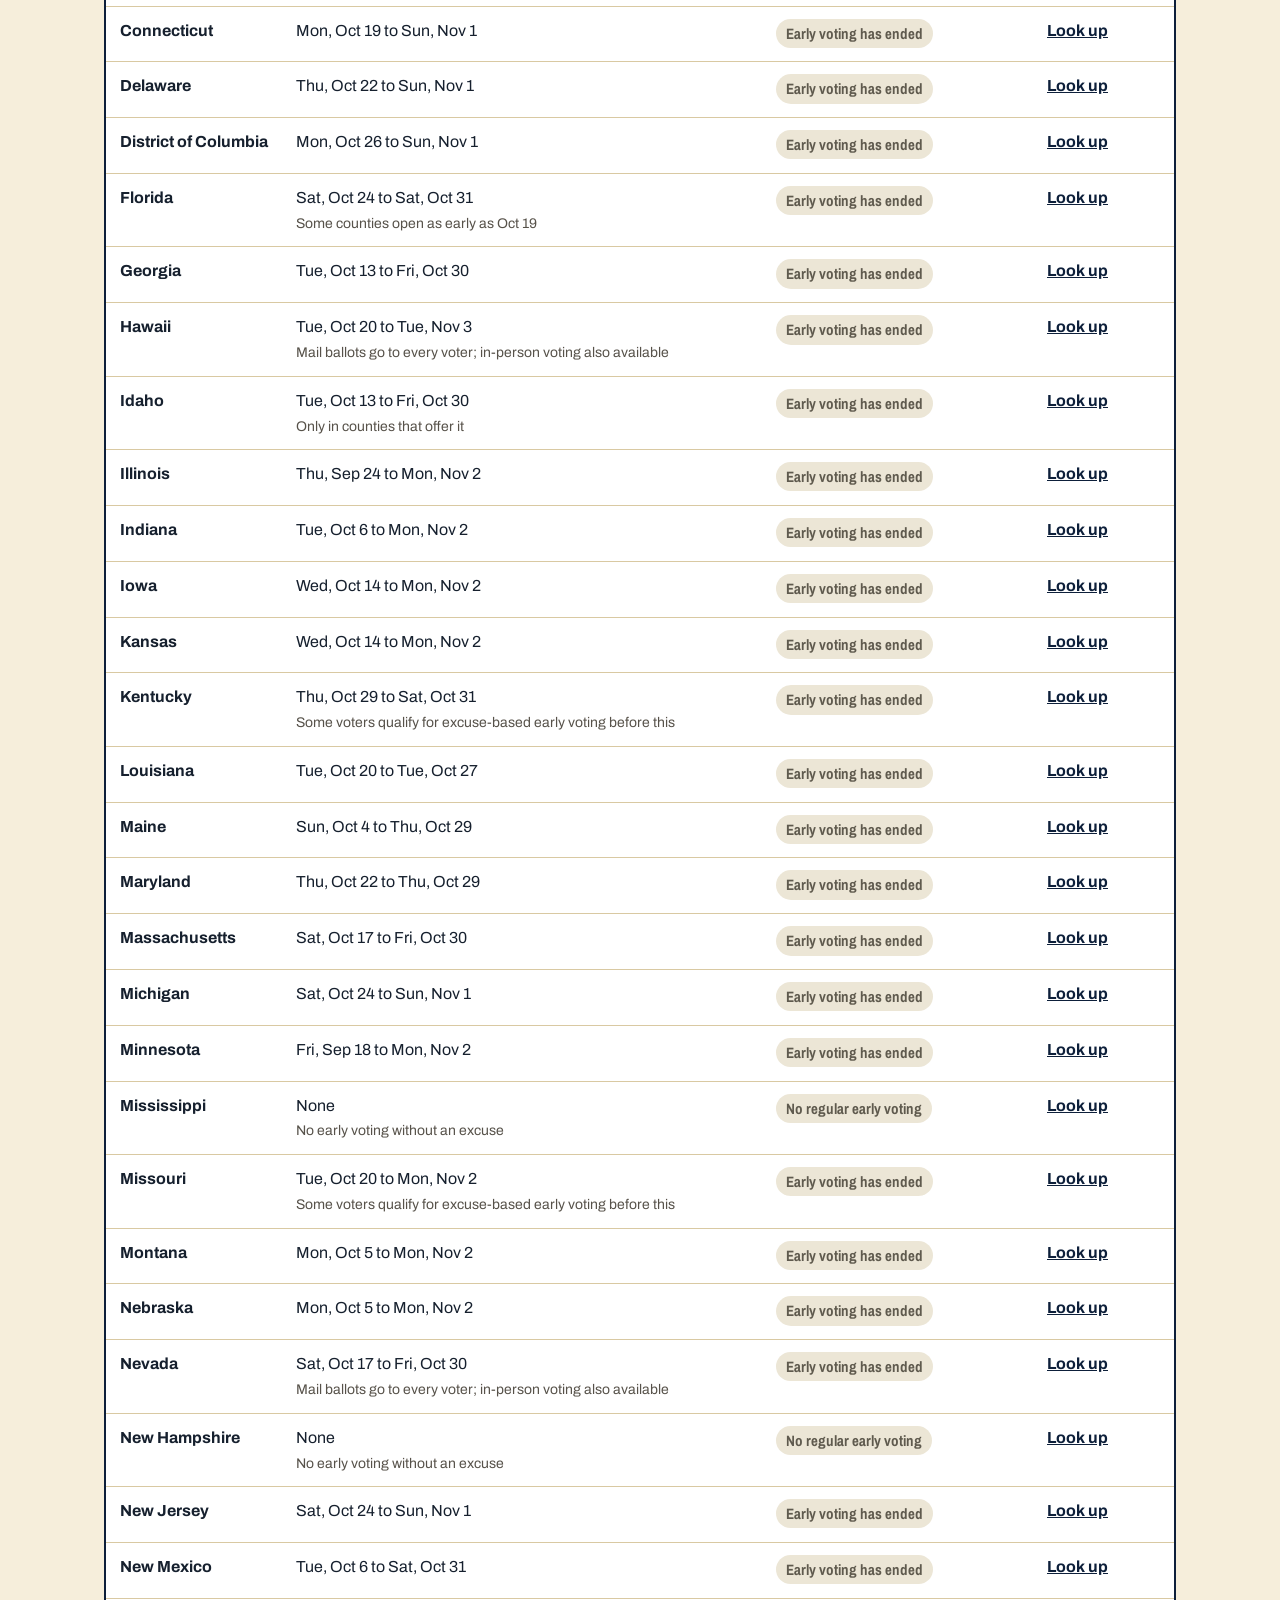
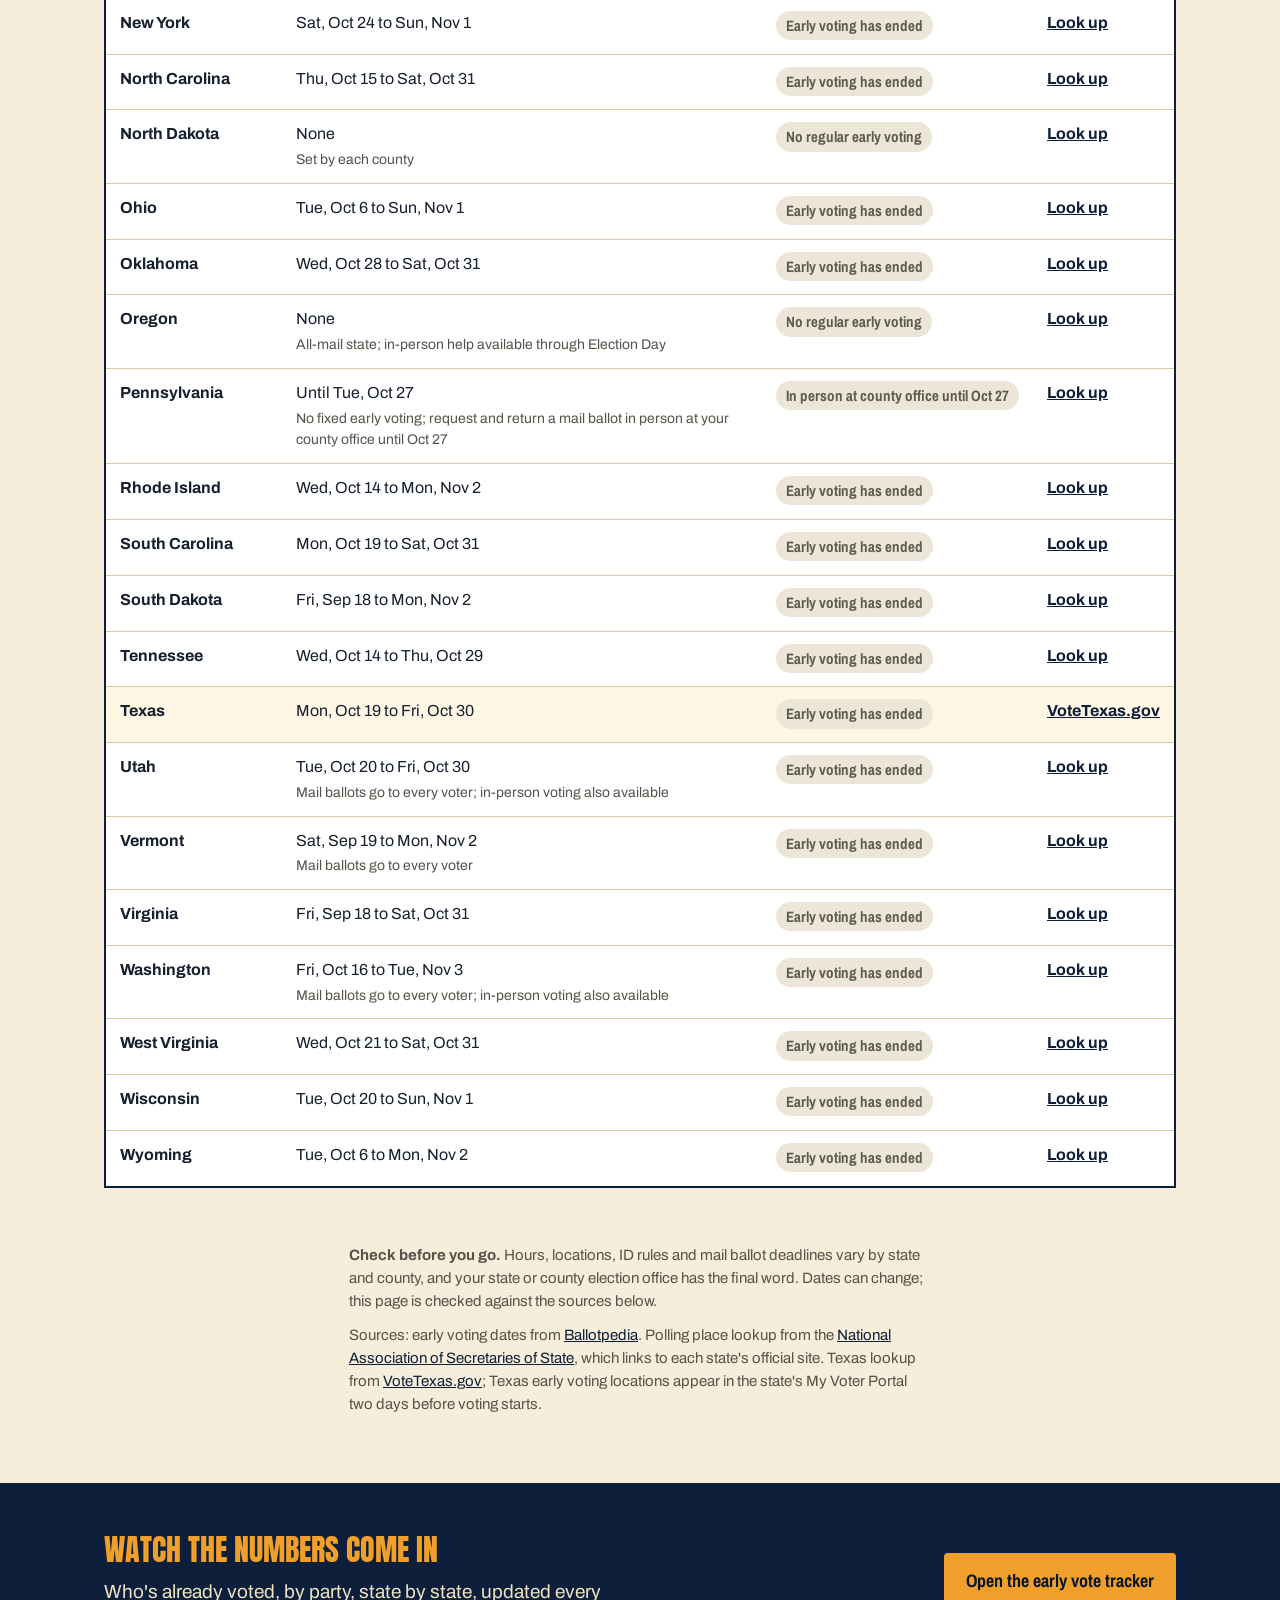
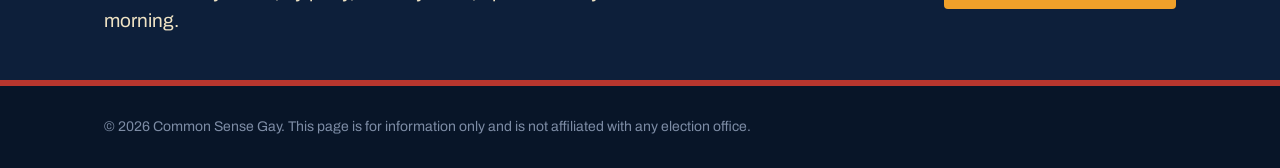
<file: vote/index.html>
<!doctype html>
<html lang="en">
<head>
<!-- Google tag (gtag.js) -->
<script async src="https://www.googletagmanager.com/gtag/js?id=G-LYH4ZTMX31"></script>
<script>
  window.dataLayer = window.dataLayer || [];
  function gtag(){dataLayer.push(arguments);}
  gtag('js', new Date());

  gtag('config', 'G-LYH4ZTMX31');
</script>
<script src="/assets/track.js" defer></script>
<script src="/assets/eday.js" defer></script>
<meta charset="utf-8">
<meta name="viewport" content="width=device-width,initial-scale=1,viewport-fit=cover">
<title>Where and When to Vote 2026 | Common Sense Gay</title>
<meta name="description" content="Early voting dates for the November 3, 2026 general election in every state, plus the official place to find your polling location.">
<link rel="canonical" href="https://commonsensegay.com/vote/">
<meta property="og:title" content="Where and when to vote, 2026">
<meta property="og:description" content="Early voting dates for every state and the official polling place lookup. Election Day is Tuesday, November 3.">
<meta property="og:type" content="website">
<meta property="og:url" content="https://commonsensegay.com/vote/">
<meta property="og:image" content="https://commonsensegay.com/assets/og-vote.jpg">
<meta property="og:image:width" content="1200">
<meta property="og:image:height" content="630">
<meta name="twitter:card" content="summary_large_image">
<meta name="twitter:image" content="https://commonsensegay.com/assets/og-vote.jpg">
<meta name="theme-color" content="#0d1f3a">
<link rel="icon" type="image/png" sizes="32x32" href="/favicon-32.png">
<link rel="apple-touch-icon" href="/apple-touch-icon.png">
<link rel="stylesheet" href="/assets/votebar.css">
<link rel="preconnect" href="https://fonts.googleapis.com">
<link rel="preconnect" href="https://fonts.gstatic.com" crossorigin>
<link rel="stylesheet" href="https://fonts.googleapis.com/css2?family=Anton&family=Archivo:wght@400;500;700&family=Archivo+Narrow:wght@600;700&display=swap">
<style>
:root{
  --navy:#0d1f3a; --night:#081528; --cream:#efe3c4; --paper:#f6eedb;
  --sun:#f0a02a; --burnt:#d97a26; --red:#b8362e; --mist:#a9b6cb;
  --ink:#16202e; --ink-soft:#57524a; --rule:#d9c9a2; --green:#1d7a46;
  --display:"Anton",Impact,"Arial Narrow",sans-serif;
  --body:"Archivo",system-ui,sans-serif;
  --narrow:"Archivo Narrow","Arial Narrow",sans-serif;
}
*{box-sizing:border-box}
body{margin:0;background:var(--paper);color:var(--ink);font-family:var(--body);font-size:18px;line-height:1.55;-webkit-font-smoothing:antialiased}
img{max-width:100%;height:auto;display:block}
a{color:var(--navy)}
a:focus-visible,button:focus-visible,select:focus-visible{outline:3px solid var(--sun);outline-offset:3px}
.wrap{max-width:1120px;margin:0 auto;padding:0 24px}
@media (max-width:600px){.wrap{padding:0 16px}}
.bar{background:var(--night)}
.bar .wrap{display:flex;align-items:center;justify-content:space-between;gap:16px;padding-top:16px;padding-bottom:16px}
.mark{display:flex;align-items:center;gap:12px;text-decoration:none;font-family:var(--narrow);font-weight:700;font-size:20px;color:var(--cream)}
.mark img{width:44px;height:44px}
.nav{display:flex;gap:26px;font-family:var(--narrow);font-weight:600;font-size:17px}
.nav a{text-decoration:none;color:var(--mist)}
.nav a:hover,.nav a[aria-current]{color:var(--cream)}
@media (max-width:700px){.nav a:not(.keep){display:none}}

.top{background:var(--navy);color:var(--cream);padding:56px 0 64px;border-bottom:6px solid var(--red)}
h1{font-family:var(--display);font-weight:400;text-transform:uppercase;font-size:clamp(46px,7vw,92px);line-height:1;margin:0 0 18px;letter-spacing:.01em}
.lede{font-size:clamp(18px,2vw,21px);color:#d8dfeb;max-width:58ch;margin:0}
.eday{display:inline-flex;align-items:baseline;gap:12px;margin-top:28px;padding:12px 18px;border:2px solid var(--sun);border-radius:4px}
.eday b{font-family:var(--display);font-weight:400;font-size:30px;color:var(--sun);line-height:1}
.eday span{font-family:var(--narrow);font-weight:600;font-size:18px}

section{padding:56px 0}
h2{font-family:var(--display);font-weight:400;text-transform:uppercase;font-size:clamp(32px,4.5vw,48px);line-height:1;margin:0 0 14px;color:var(--navy)}
.sub{color:var(--ink-soft);max-width:62ch;margin:0 0 26px}

/* state lookup */
.pick{display:flex;flex-wrap:wrap;gap:12px;align-items:center;margin-bottom:22px}
.pick label{font-family:var(--narrow);font-weight:700;font-size:19px;color:var(--navy)}
.pick select{font:inherit;font-size:18px;padding:10px 14px;border:2px solid var(--navy);border-radius:4px;background:#fff;color:var(--ink);min-width:260px}
.card{background:#fff;border:2px solid var(--navy);border-radius:6px;padding:26px 28px;display:grid;grid-template-columns:1fr auto;gap:18px 32px;align-items:center}
@media (max-width:760px){.card{grid-template-columns:1fr;padding:22px}}
.card h3{font-family:var(--display);font-weight:400;text-transform:uppercase;font-size:40px;line-height:1;margin:0 0 10px;color:var(--navy)}
.card .win{font-size:20px;margin:0 0 6px}
.card .win b{font-family:var(--narrow)}
.card .note{color:var(--ink-soft);font-size:16px;margin:6px 0 0}
.chip{display:inline-block;font-family:var(--narrow);font-weight:700;font-size:15px;padding:3px 10px;border-radius:999px;vertical-align:3px;white-space:nowrap}
.chip.open{background:#dff1e6;color:var(--green)}
.chip.soon{background:#fde9c7;color:#8a4b00}
.chip.closed,.chip.none,.chip.varies{background:#ece6d6;color:#5f5a4e}
.btn{display:inline-flex;align-items:center;justify-content:center;gap:10px;font-family:var(--narrow);font-weight:700;font-size:18px;text-decoration:none;padding:14px 22px;border-radius:4px;background:var(--red);color:#fff;white-space:nowrap}
.btn:hover{background:#9f2c25}
.btn.alt{background:transparent;color:var(--navy);border:2px solid var(--navy)}
.card .acts{display:flex;flex-direction:column;gap:10px}

/* table */
.filters{display:flex;flex-wrap:wrap;gap:8px;margin:0 0 16px}
.filters button{font-family:var(--narrow);font-weight:700;font-size:16px;padding:8px 14px;border-radius:999px;border:2px solid var(--navy);background:transparent;color:var(--navy);cursor:pointer}
.filters button[aria-pressed="true"]{background:var(--navy);color:var(--cream)}
.tbl{width:100%;border-collapse:collapse;background:#fff;border:2px solid var(--navy)}
.tbl th{font-family:var(--narrow);font-weight:700;font-size:16px;text-align:left;padding:12px 14px;background:var(--navy);color:var(--cream)}
.tbl td{padding:12px 14px;border-top:1px solid var(--rule);vertical-align:top;font-size:16px}
.tbl td:first-child{font-weight:700;white-space:nowrap}
.tbl td small{display:block;color:var(--ink-soft);font-size:14px;margin-top:2px}
.tbl tr.hl td{background:#fff6e3}
.tbl a{font-weight:700}
@media (max-width:640px){
  .tbl thead{display:none}
  .tbl,.tbl tbody,.tbl tr,.tbl td{display:block;width:100%}
  .tbl tr{border-top:1px solid var(--rule);padding:10px 14px}
  .tbl td{border:0;padding:2px 0}
}
.fine{font-size:15px;color:var(--ink-soft);max-width:70ch}
.fine p{margin:0 0 10px}

.cta{background:var(--navy);color:var(--cream);padding:44px 0}
.cta .wrap{display:flex;flex-wrap:wrap;gap:20px;align-items:center;justify-content:space-between}
.cta p{margin:0;font-size:19px;max-width:52ch}
.cta b{font-family:var(--display);font-weight:400;text-transform:uppercase;font-size:30px;display:block;color:var(--sun);margin-bottom:4px}
.cta .btn{background:var(--sun);color:var(--night)}
.cta .btn:hover{background:#ffb646}
footer{background:var(--night);color:#7d8ca5;padding:30px 0;font-size:14px;border-top:6px solid var(--red)}
</style>
</head>
<body>

<div class="votebar" id="votebar" role="region" aria-label="Early voting dates" hidden>
  <div class="vb-in"><span class="vb-star" aria-hidden="true">★</span><span class="vb-msg" aria-live="polite"></span><a class="vb-go" href="https://www.nass.org/can-i-vote/find-your-polling-place" rel="noopener">Find your polling place</a><a class="vb-all" href="#all">All states</a></div>
</div>
<header class="bar">
  <div class="wrap">
    <a class="mark" href="/"><img src="/assets/logo.png" alt="" width="44" height="44">Common Sense Gay</a>
    <nav class="nav" aria-label="Main">
      <a class="keep" href="/vote/" aria-current="page">Where to vote</a>
      <a class="keep" href="/blog/">Blog</a>
      <a href="/early-vote/">Early vote tracker</a>
      <a href="/odds/">Betting odds</a>
      <a href="/#follow">Follow</a>
    </nav>
  </div>
</header>

<main>
<div class="top">
  <div class="wrap">
    <h1>Where and when to vote</h1>
    <p class="lede">Early voting dates for the November 3, 2026 general election in every state, and the official place to look up exactly where you vote.</p>
    <div class="eday"><b id="eday-n">20 days</b><span>until Election Day, Tuesday, November 3</span></div>
  </div>
</div>

<section aria-labelledby="mine">
  <div class="wrap">
    <h2 id="mine">Your state</h2>
    <p class="sub">Pick your state for its early voting window and a link to the official lookup. Locations are set by your county, so always confirm there before you go.</p>
    <div class="pick">
      <label for="state">State</label>
      <select id="state"></select>
    </div>
    <div class="card" id="card" aria-live="polite"></div>
  </div>
</section>

<section aria-labelledby="all" style="padding-top:0">
  <div class="wrap">
    <h2 id="all">Every state</h2>
    <p class="sub">First and last day of in-person early voting for the general election.</p>
    <div class="filters" role="group" aria-label="Filter states">
      <button type="button" data-f="all" aria-pressed="true">All</button>
      <button type="button" data-f="open" aria-pressed="false">Open now</button>
      <button type="button" data-f="soon" aria-pressed="false">Opening soon</button>
      <button type="button" data-f="none" aria-pressed="false">No regular early voting</button>
    </div>
    <table class="tbl">
      <thead><tr><th>State</th><th>Early voting</th><th>Status</th><th>Where to vote</th></tr></thead>
      <tbody id="rows"></tbody>
    </table>
  </div>
</section>

<section style="padding-top:0">
  <div class="wrap fine">
    <p><b>Check before you go.</b> Hours, locations, ID rules and mail ballot deadlines vary by state and county, and your state or county election office has the final word. Dates can change; this page is checked against the sources below.</p>
    <p>Sources: early voting dates from <a href="https://ballotpedia.org/Early_voting_dates,_2026" rel="noopener">Ballotpedia</a>. Polling place lookup from the <a href="https://www.nass.org/can-i-vote/find-your-polling-place" rel="noopener">National Association of Secretaries of State</a>, which links to each state's official site. Texas lookup from <a href="https://www.votetexas.gov/voting/where.html" rel="noopener">VoteTexas.gov</a>; Texas early voting locations appear in the state's My Voter Portal two days before voting starts.</p>
  </div>
</section>

<div class="cta">
  <div class="wrap">
    <p><b>Watch the numbers come in</b>Who's already voted, by party, state by state, updated every morning.</p>
    <a class="btn" href="/early-vote/">Open the early vote tracker</a>
  </div>
</div>
</main>

<footer><div class="wrap">© 2026 Common Sense Gay. This page is for information only and is not affiliated with any election office.</div></footer>

<script src="/assets/voting.js"></script>
<script>
CSGVoteData.then(function(data){
  var V=CSGVote, t=V.todayCT();
  var ed=Math.round((V.day(data.election)-t)/864e5);
  document.getElementById("eday-n").textContent=ed>1?ed+" days":ed===1?"1 day":ed===0?"Today":"Over";
  var sel=document.getElementById("state"), card=document.getElementById("card");
  var poll=data.sources.polling;
  function win(s){ return s.start&&s.end? V.fmt(s.start,true)+" to "+V.fmt(s.end,true) : s.end? "Until "+V.fmt(s.end,true) : "None"; }
  function linkFor(s){ return s.link||poll; }
  function linkText(s){ return s.link?"Find where to vote in "+s.name:"Find your polling place"; }
  sel.innerHTML=data.states.map(function(s){return '<option value="'+s.ab+'">'+s.name+'</option>'}).join("");
  var saved=null; try{saved=localStorage.getItem("csgState")}catch(e){}
  var hash=(location.hash||"").replace("#","").toUpperCase();
  sel.value=data.states.some(function(s){return s.ab===hash})?hash:(saved||"TX");
  function draw(){
    var s=data.states.find(function(x){return x.ab===sel.value}), st=V.status(s,t);
    card.innerHTML='<div><h3>'+s.name+' <span class="chip '+st.k+'">'+st.label+'</span></h3>'+
      '<p class="win">Early voting: <b>'+win(s)+'</b></p>'+
      '<p class="win">Election Day: <b>Tuesday, Nov 3</b></p>'+
      (s.note?'<p class="note">'+s.note+'</p>':'')+'</div>'+
      '<div class="acts"><a class="btn" href="'+linkFor(s)+'" rel="noopener">'+linkText(s)+'</a></div>';
    try{localStorage.setItem("csgState",s.ab)}catch(e){}
  }
  sel.addEventListener("change",draw); draw();
  var tb=document.getElementById("rows"), filter="all";
  function rows(){
    tb.innerHTML=data.states.filter(function(s){var k=V.status(s,t).k; return filter==="all"||(filter==="none"?(k==="none"||k==="varies"):k===filter)}).map(function(s){
      var st=V.status(s,t);
      return '<tr'+(s.ab===sel.value?' class="hl"':'')+'><td>'+s.name+'</td><td>'+win(s)+(s.note?'<small>'+s.note+'</small>':'')+'</td><td><span class="chip '+st.k+'">'+st.label+'</span></td><td><a href="'+linkFor(s)+'" rel="noopener">'+(s.link?s.linkText:"Look up")+'</a></td></tr>';
    }).join("")||'<tr><td colspan="4">No states match this filter today.</td></tr>';
  }
  sel.addEventListener("change",rows);
  document.querySelectorAll(".filters button").forEach(function(b){b.addEventListener("click",function(){
    filter=b.dataset.f; document.querySelectorAll(".filters button").forEach(function(x){x.setAttribute("aria-pressed",x===b?"true":"false")}); rows();
  })});
  rows();
});
</script>
</body>
</html>
</file>
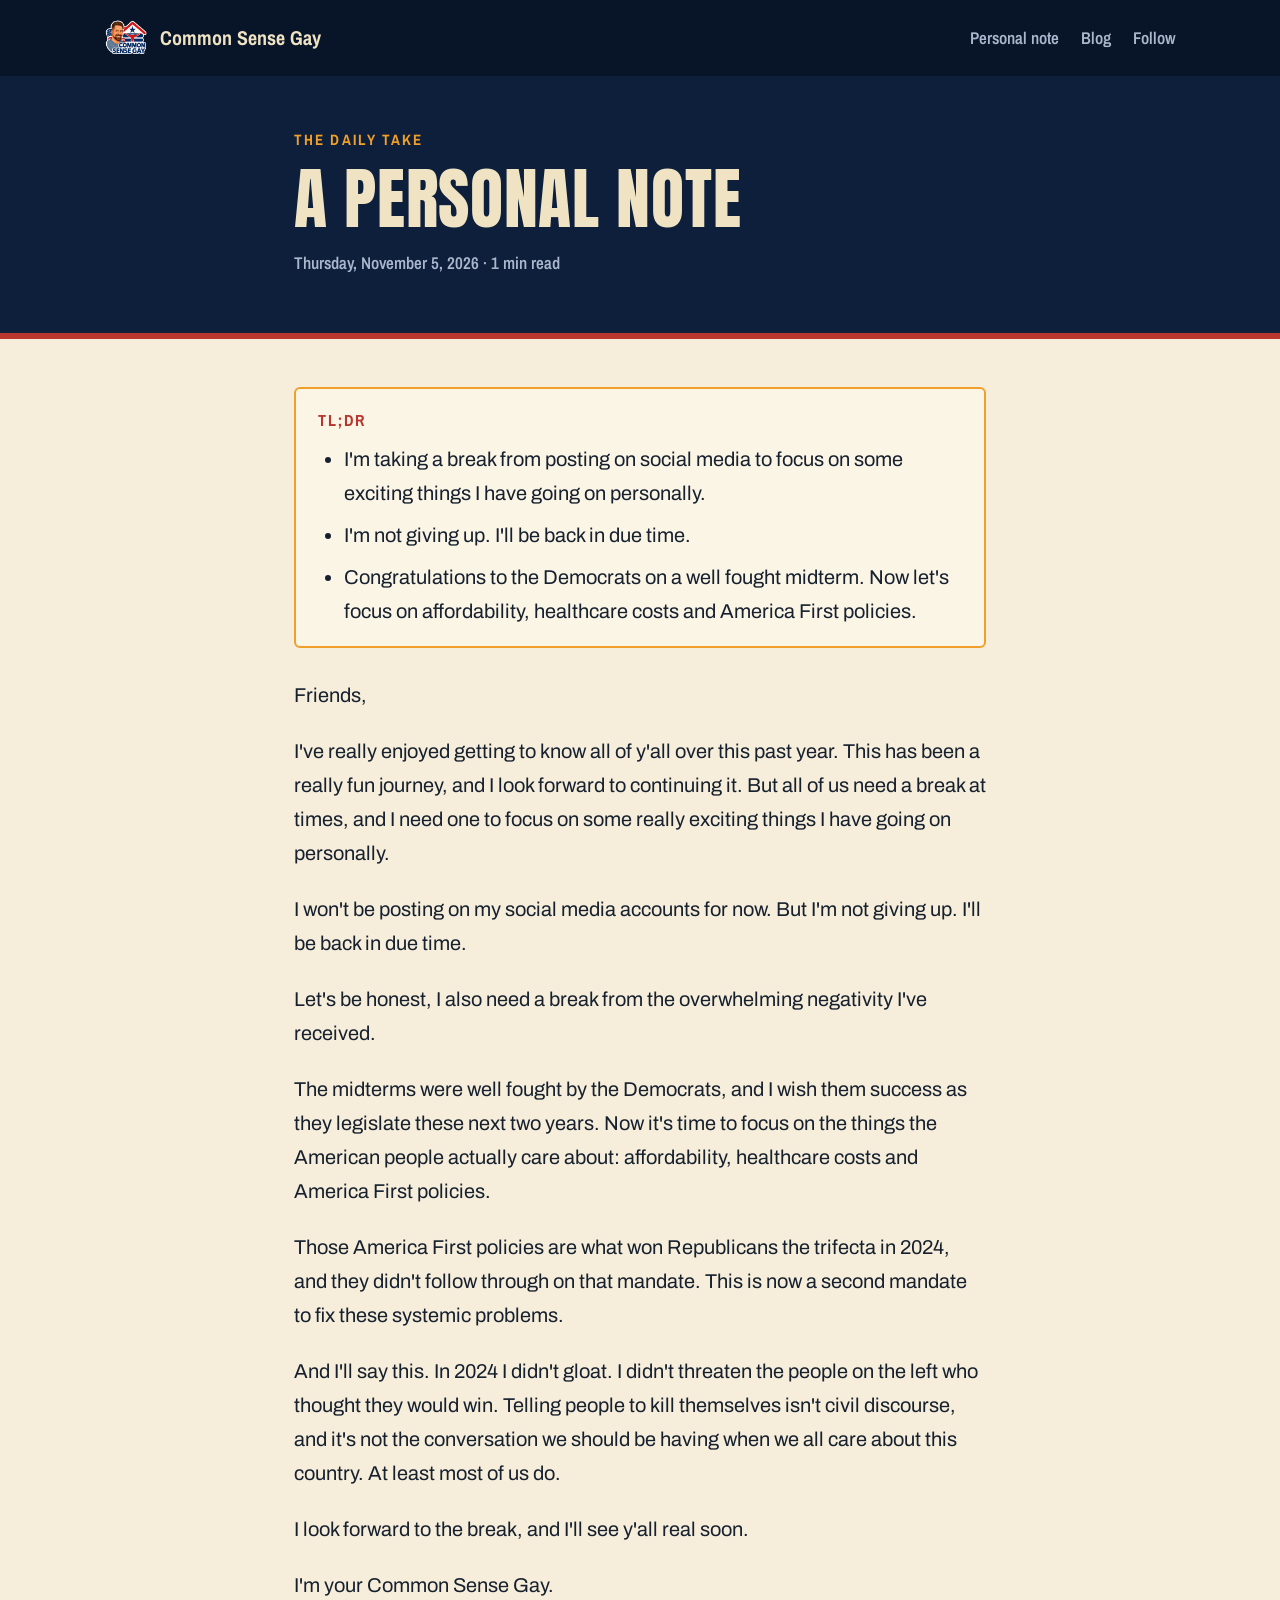
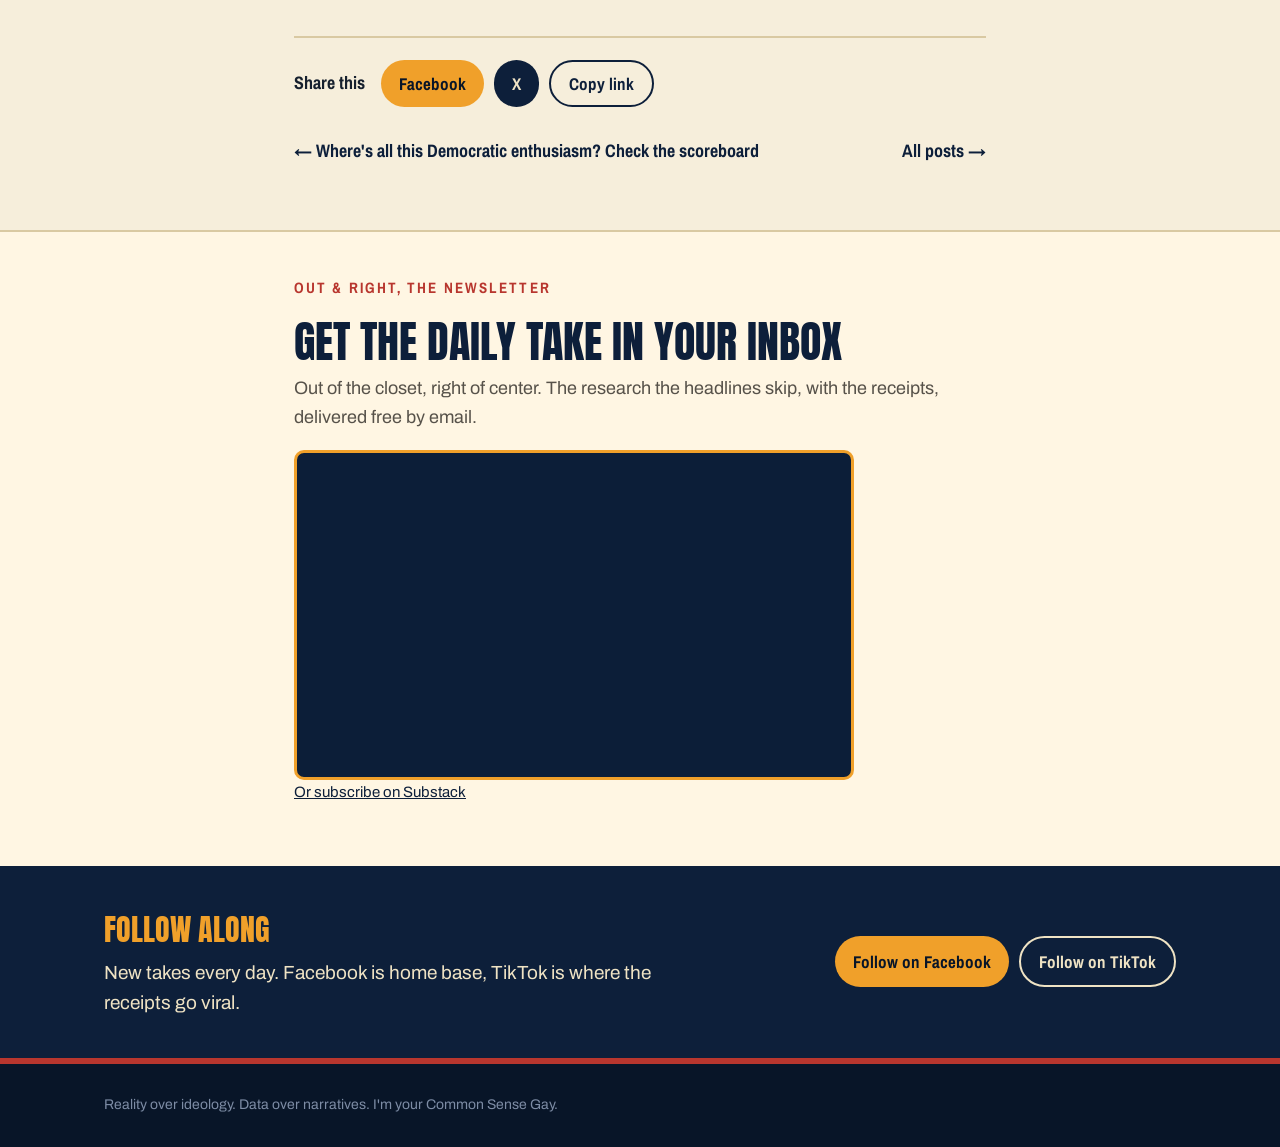
<file: blog/a-personal-note/index.html>
<!doctype html>
<html lang="en">
<head>
<!-- Google tag (gtag.js) -->
<script async src="https://www.googletagmanager.com/gtag/js?id=G-LYH4ZTMX31"></script>
<script>
  window.dataLayer = window.dataLayer || [];
  function gtag(){dataLayer.push(arguments);}
  gtag('js', new Date());

  gtag('config', 'G-LYH4ZTMX31');
</script>
<script src="/assets/track.js" defer></script>
<meta charset="utf-8">
<meta name="viewport" content="width=device-width,initial-scale=1,viewport-fit=cover">
<title>A personal note | Common Sense Gay</title>
<meta name="description" content="I&#x27;m stepping away from social media for a little while to focus on some exciting things I have going on personally. I&#x27;m not giving up, and I&#x27;ll be back in due time.">
<link rel="canonical" href="https://commonsensegay.com/blog/a-personal-note/">
<meta property="og:title" content="A personal note">
<meta property="og:description" content="I&#x27;m stepping away from social media for a little while to focus on some exciting things I have going on personally. I&#x27;m not giving up, and I&#x27;ll be back in due time.">
<meta property="og:type" content="article">
<meta property="og:url" content="https://commonsensegay.com/blog/a-personal-note/">
<meta property="og:image" content="https://commonsensegay.com/assets/og-home-v5.jpg">
<meta property="og:image:width" content="1200">
<meta property="og:image:height" content="630">
<meta property="og:site_name" content="Common Sense Gay">
<meta name="twitter:card" content="summary_large_image">
<meta name="twitter:site" content="@commonsensegay">
<meta name="twitter:image" content="https://commonsensegay.com/assets/og-home-v5.jpg">
<meta name="theme-color" content="#0d1f3a">
<link rel="icon" type="image/png" sizes="32x32" href="/favicon-32.png">
<link rel="apple-touch-icon" href="/apple-touch-icon.png">
<link rel="alternate" type="application/rss+xml" title="Common Sense Gay" href="/blog/feed.xml">
<link rel="preconnect" href="https://fonts.googleapis.com">
<link rel="preconnect" href="https://fonts.gstatic.com" crossorigin>
<link rel="stylesheet" href="https://fonts.googleapis.com/css2?family=Anton&family=Archivo:wght@400;500;700&family=Archivo+Narrow:wght@600;700&display=swap">
<style>
:root{--navy:#0d1f3a;--night:#081528;--cream:#efe3c4;--paper:#f6eedb;--sun:#f0a02a;--red:#b8362e;--mist:#a9b6cb;--ink:#16202e;--ink-soft:#57524a;--rule:#d9c9a2;
--display:"Anton",Impact,"Arial Narrow",sans-serif;--body:"Archivo",system-ui,sans-serif;--narrow:"Archivo Narrow","Arial Narrow",sans-serif}
*{box-sizing:border-box}
body{margin:0;background:var(--paper);color:var(--ink);font-family:var(--body);font-size:18px;line-height:1.6;-webkit-font-smoothing:antialiased}
img{max-width:100%;height:auto;display:block}
a{color:var(--navy)}
a:focus-visible{outline:3px solid var(--sun);outline-offset:3px}
.wrap{max-width:1120px;margin:0 auto;padding:0 24px}
.narrow{max-width:740px}
@media (max-width:600px){.wrap{padding:0 16px}}
.bar{background:var(--night)}
.bar .wrap{display:flex;align-items:center;justify-content:space-between;gap:16px;padding-top:16px;padding-bottom:16px}
.mark{display:flex;align-items:center;gap:12px;text-decoration:none;font-family:var(--narrow);font-weight:700;font-size:20px;color:var(--cream)}
.mark img{width:44px;height:44px}
.nav{display:flex;gap:22px;align-items:center;font-family:var(--narrow);font-weight:600;font-size:17px}
.nav a{text-decoration:none;color:var(--mist);white-space:nowrap}
.nav a:hover,.nav a[aria-current]{color:var(--cream)}
.nav a.ev{background:#f5a21f;color:#0c1e38;padding:4px 12px;border-radius:999px}
@media (max-width:700px){.nav a:not(.keep){display:none}}
@media (max-width:400px){.nav{gap:12px;font-size:15px}.mark{font-size:15px}}
.top{background:var(--navy);color:var(--cream);padding:52px 0 56px;border-bottom:6px solid var(--red)}
.kick{font-family:var(--narrow);font-weight:700;text-transform:uppercase;letter-spacing:.14em;font-size:15px;color:var(--sun);margin:0 0 12px}
.kick a{color:var(--sun);text-decoration:none}
h1{font-family:var(--display);font-weight:400;text-transform:uppercase;font-size:clamp(38px,5.4vw,68px);line-height:1.02;margin:0 0 16px;letter-spacing:.01em}
.lede{font-size:clamp(18px,2vw,21px);color:#d8dfeb;max-width:58ch;margin:0}
.meta{font-family:var(--narrow);font-weight:600;font-size:17px;color:var(--mist);margin:0}
main{padding:48px 0 64px}
.post{font-size:20px;line-height:1.7}
.post p{margin:0 0 22px}
.post h2,.post h3{font-family:var(--display);font-weight:400;text-transform:uppercase;color:var(--navy);line-height:1.05;margin:36px 0 14px}
.post h2{font-size:36px}.post h3{font-size:28px}
.post blockquote{margin:0 0 22px;padding:6px 0 6px 20px;border-left:5px solid var(--sun);color:#3d3a33;font-style:italic}
.post .tldr{background:#fbf5e6;border:2px solid var(--sun);border-radius:6px;padding:18px 22px 4px;margin:0 0 30px}
.post .tldr>p:first-child{font-family:var(--narrow);font-weight:700;text-transform:uppercase;letter-spacing:.12em;font-size:16px;color:var(--red);margin:0 0 8px}
.post .tldr ul{margin-bottom:14px}
.post ul,.post ol{margin:0 0 22px;padding-left:26px}
.post li{margin-bottom:8px}
.post a{font-weight:700}
.post img{border-radius:6px;margin:6px 0 22px}
.share{display:flex;flex-wrap:wrap;gap:10px;align-items:center;border-top:2px solid var(--rule);margin-top:34px;padding-top:22px}
.share b{font-family:var(--narrow);font-size:18px;margin-right:6px}
.btn{display:inline-flex;align-items:center;gap:8px;font-family:var(--narrow);font-weight:700;font-size:17px;text-decoration:none;padding:10px 18px;border-radius:999px;background:var(--navy);color:var(--cream);border:0;cursor:pointer}
.btn.fb{background:var(--sun);color:var(--night)}
.btn.alt{background:transparent;color:var(--navy);border:2px solid var(--navy)}
.list{list-style:none;margin:0;padding:0}
.list li{border-bottom:2px solid var(--rule);padding:26px 0}
.list li:first-child{padding-top:0}
.list .d{font-family:var(--narrow);font-weight:700;font-size:15px;text-transform:uppercase;letter-spacing:.1em;color:var(--red);margin:0 0 6px}
.list h2{font-family:var(--display);font-weight:400;text-transform:uppercase;font-size:clamp(28px,3.6vw,40px);line-height:1.05;margin:0 0 8px}
.list h2 a{text-decoration:none;color:var(--navy)}
.list h2 a:hover{color:var(--red)}
.list p{margin:0;color:var(--ink-soft)}
.empty{background:#fff;border:2px dashed var(--rule);border-radius:8px;padding:30px;text-align:center;color:var(--ink-soft)}
.nav2{display:flex;justify-content:space-between;gap:16px;flex-wrap:wrap;margin-top:30px;font-family:var(--narrow);font-weight:700;font-size:18px}
.nav2 a{text-decoration:none}
.cta{background:var(--navy);color:var(--cream);padding:40px 0}
.cta .wrap{display:flex;flex-wrap:wrap;gap:18px;align-items:center;justify-content:space-between}
.cta p{margin:0;font-size:19px;max-width:52ch}
.cta strong{font-family:var(--display);font-weight:400;text-transform:uppercase;font-size:30px;display:block;color:var(--sun);margin-bottom:4px}
.cta .acts{display:flex;gap:10px;flex-wrap:wrap}
.sub{background:#fff6e3;border-top:2px solid var(--rule);padding:44px 0}.sub h2{font-family:var(--display);font-weight:400;text-transform:uppercase;font-size:clamp(30px,4vw,44px);color:var(--navy);margin:0 0 10px;line-height:1.05}.sub p{margin:0 0 18px;color:var(--ink-soft)}.sub-embed{display:block;width:100%;max-width:560px;height:330px;border:3px solid var(--sun);border-radius:10px;background:#0c1e38}.sub-alt{margin:10px 0 0;font-size:15px}.btn.sub-btn{background:var(--red);color:#fff;font-size:19px;padding:13px 24px}
footer{background:var(--night);color:#7d8ca5;padding:30px 0;font-size:14px;border-top:6px solid var(--red)}
</style>
<script type="application/ld+json">{"@context": "https://schema.org", "@type": "BlogPosting", "headline": "A personal note", "description": "I'm stepping away from social media for a little while to focus on some exciting things I have going on personally. I'm not giving up, and I'll be back in due time.", "datePublished": "2026-11-05", "dateModified": "2026-11-05", "mainEntityOfPage": "https://commonsensegay.com/blog/a-personal-note/", "image": "https://commonsensegay.com/assets/og-home-v5.jpg", "author": {"@type": "Organization", "name": "Common Sense Gay", "url": "https://commonsensegay.com/"}, "publisher": {"@type": "Organization", "name": "Common Sense Gay", "logo": {"@type": "ImageObject", "url": "https://commonsensegay.com/assets/logo.png"}}}</script>
</head>
<body>
<header class="bar">
  <div class="wrap">
    <a class="mark" href="/"><img src="/assets/logo.png" alt="" width="44" height="44">Common Sense Gay</a>
    <nav class="nav" aria-label="Main">
      <a class="keep" href="/#note">Personal note</a>
      <a class="keep" href="/blog/">Blog</a>
      <a class="keep" href="/#follow">Follow</a>
    </nav>
  </div>
</header>
<div class="top"><div class="wrap narrow"><p class="kick"><a href="/blog/">The Daily Take</a></p><h1>A personal note</h1><p class="meta">Thursday, November 5, 2026 · 1 min read</p></div></div><main><div class="wrap narrow"><article class="post"><div class="tldr">
<p>TL;DR</p>
<ul>
<li>I'm taking a break from posting on social media to focus on some exciting things I have going on personally.</li>
<li>I'm not giving up. I'll be back in due time.</li>
<li>Congratulations to the Democrats on a well fought midterm. Now let's focus on affordability, healthcare costs and America First policies.</li>
</ul>
</div>
<p>Friends,</p>
<p>I've really enjoyed getting to know all of y'all over this past year. This has been a really fun journey, and I look forward to continuing it. But all of us need a break at times, and I need one to focus on some really exciting things I have going on personally.</p>
<p>I won't be posting on my social media accounts for now. But I'm not giving up. I'll be back in due time.</p>
<p>Let's be honest, I also need a break from the overwhelming negativity I've received.</p>
<p>The midterms were well fought by the Democrats, and I wish them success as they legislate these next two years. Now it's time to focus on the things the American people actually care about: affordability, healthcare costs and America First policies.</p>
<p>Those America First policies are what won Republicans the trifecta in 2024, and they didn't follow through on that mandate. This is now a second mandate to fix these systemic problems.</p>
<p>And I'll say this. In 2024 I didn't gloat. I didn't threaten the people on the left who thought they would win. Telling people to kill themselves isn't civil discourse, and it's not the conversation we should be having when we all care about this country. At least most of us do.</p>
<p>I look forward to the break, and I'll see y'all real soon.</p>
<p>I'm your Common Sense Gay.</p></article><div class="share"><b>Share this</b><a class="btn fb" href="https://www.facebook.com/sharer/sharer.php?u=https://commonsensegay.com/blog/a-personal-note/" target="_blank" rel="noopener">Facebook</a><a class="btn" href="https://x.com/intent/post?url=https://commonsensegay.com/blog/a-personal-note/&text=A personal note" target="_blank" rel="noopener">X</a><button class="btn alt" type="button" onclick="navigator.clipboard&&navigator.clipboard.writeText('https://commonsensegay.com/blog/a-personal-note/').then(()=>{this.textContent='Link copied'})">Copy link</button></div><div class="nav2"><a href="/blog/democratic-enthusiasm-headlines-vs-reality/">← Where&#x27;s all this Democratic enthusiasm? Check the scoreboard</a><a href="/blog/">All posts →</a></div></div></main><section class="sub"><div class="wrap narrow"><p class="kick" style="color:var(--red)">Out &amp; Right, the newsletter</p><h2>Get the daily take in your inbox</h2><p>Out of the closet, right of center. The research the headlines skip, with the receipts, delivered free by email.</p><iframe class="sub-embed" src="https://commonsensegay.substack.com/embed" title="Subscribe to Out &amp; Right" loading="lazy" frameborder="0" scrolling="no"></iframe><p class="sub-alt"><a href="https://commonsensegay.substack.com/subscribe" rel="noopener">Or subscribe on Substack</a></p></div></section>
<section class="cta">
  <div class="wrap">
    <p><strong>Follow along</strong>New takes every day. Facebook is home base, TikTok is where the receipts go viral.</p>
    <div class="acts"><a class="btn fb" href="https://www.facebook.com/Commonsensegay/" rel="noopener">Follow on Facebook</a><a class="btn alt" style="color:var(--cream);border-color:var(--cream)" href="https://www.tiktok.com/@commonsensegay" rel="noopener">Follow on TikTok</a></div>
  </div>
</section>
<footer><div class="wrap">Reality over ideology. Data over narratives. I'm your Common Sense Gay.</div></footer>
</body>
</html>
</file>
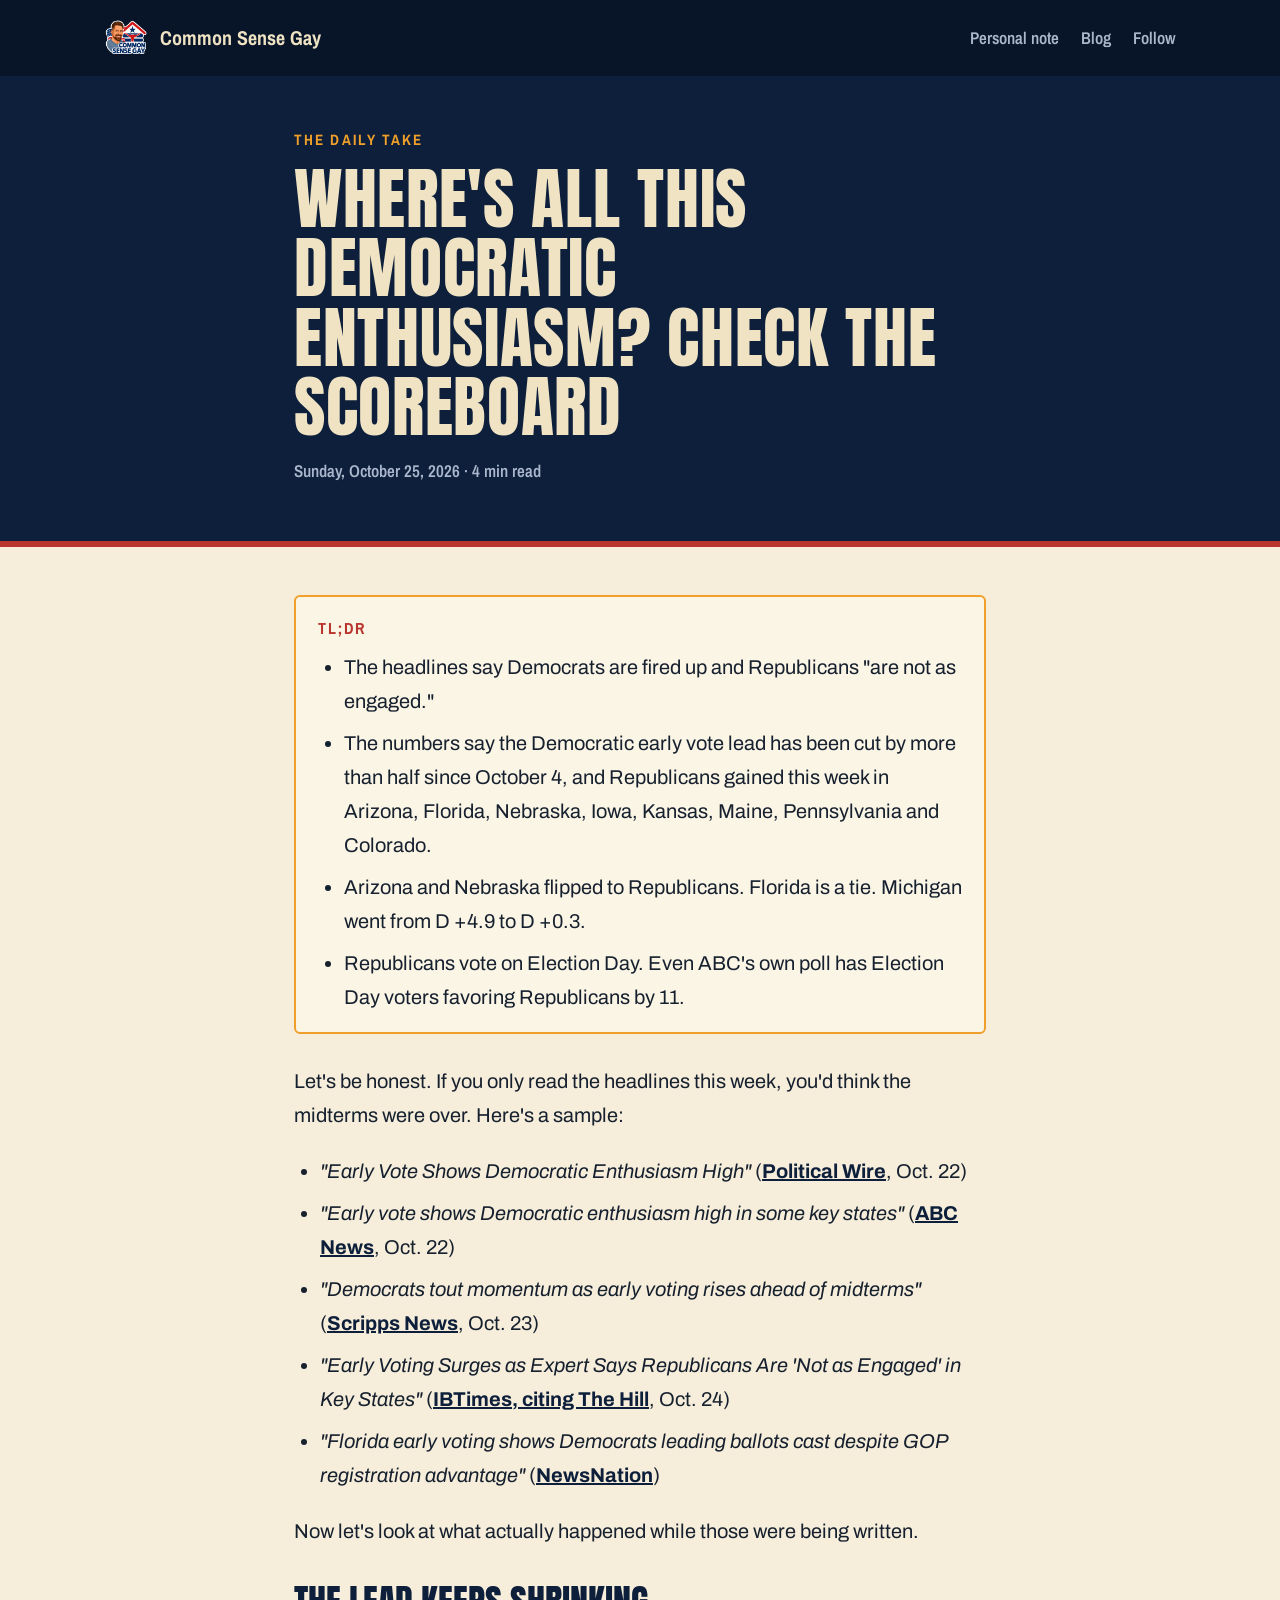
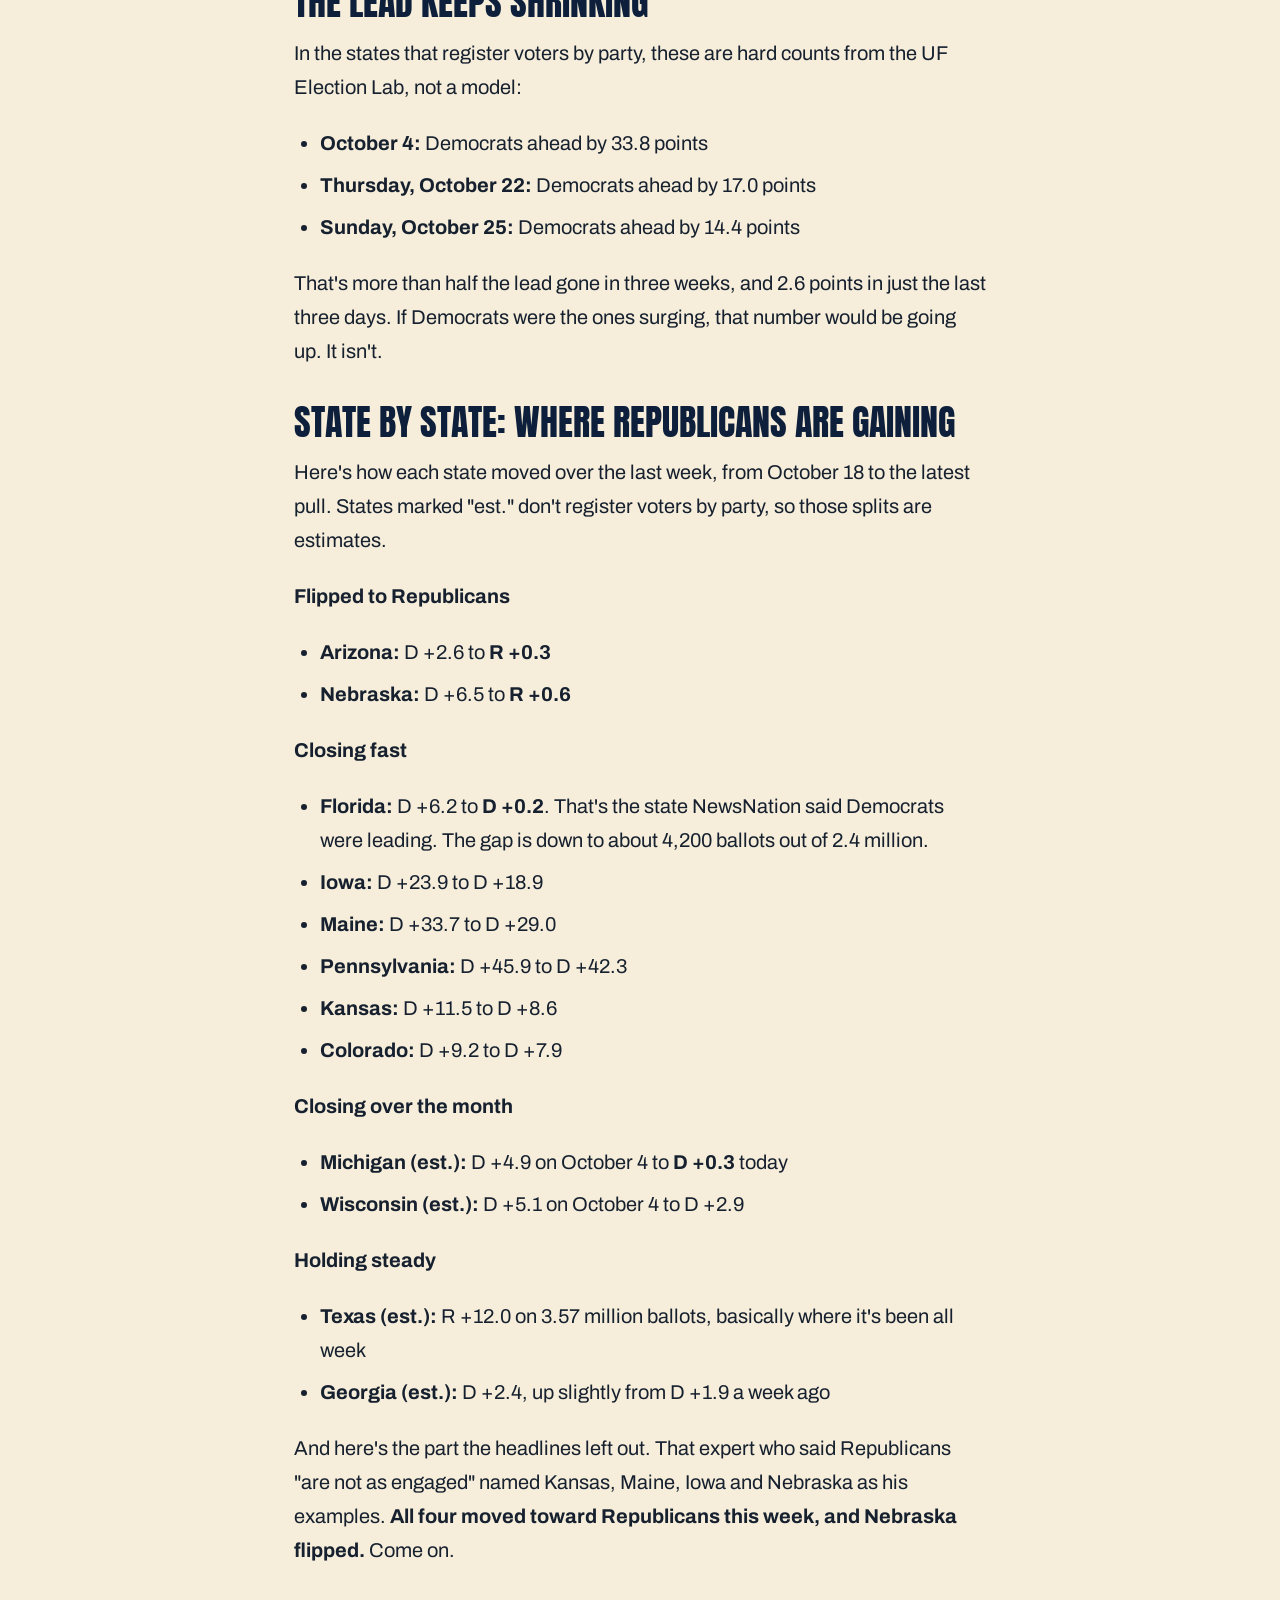
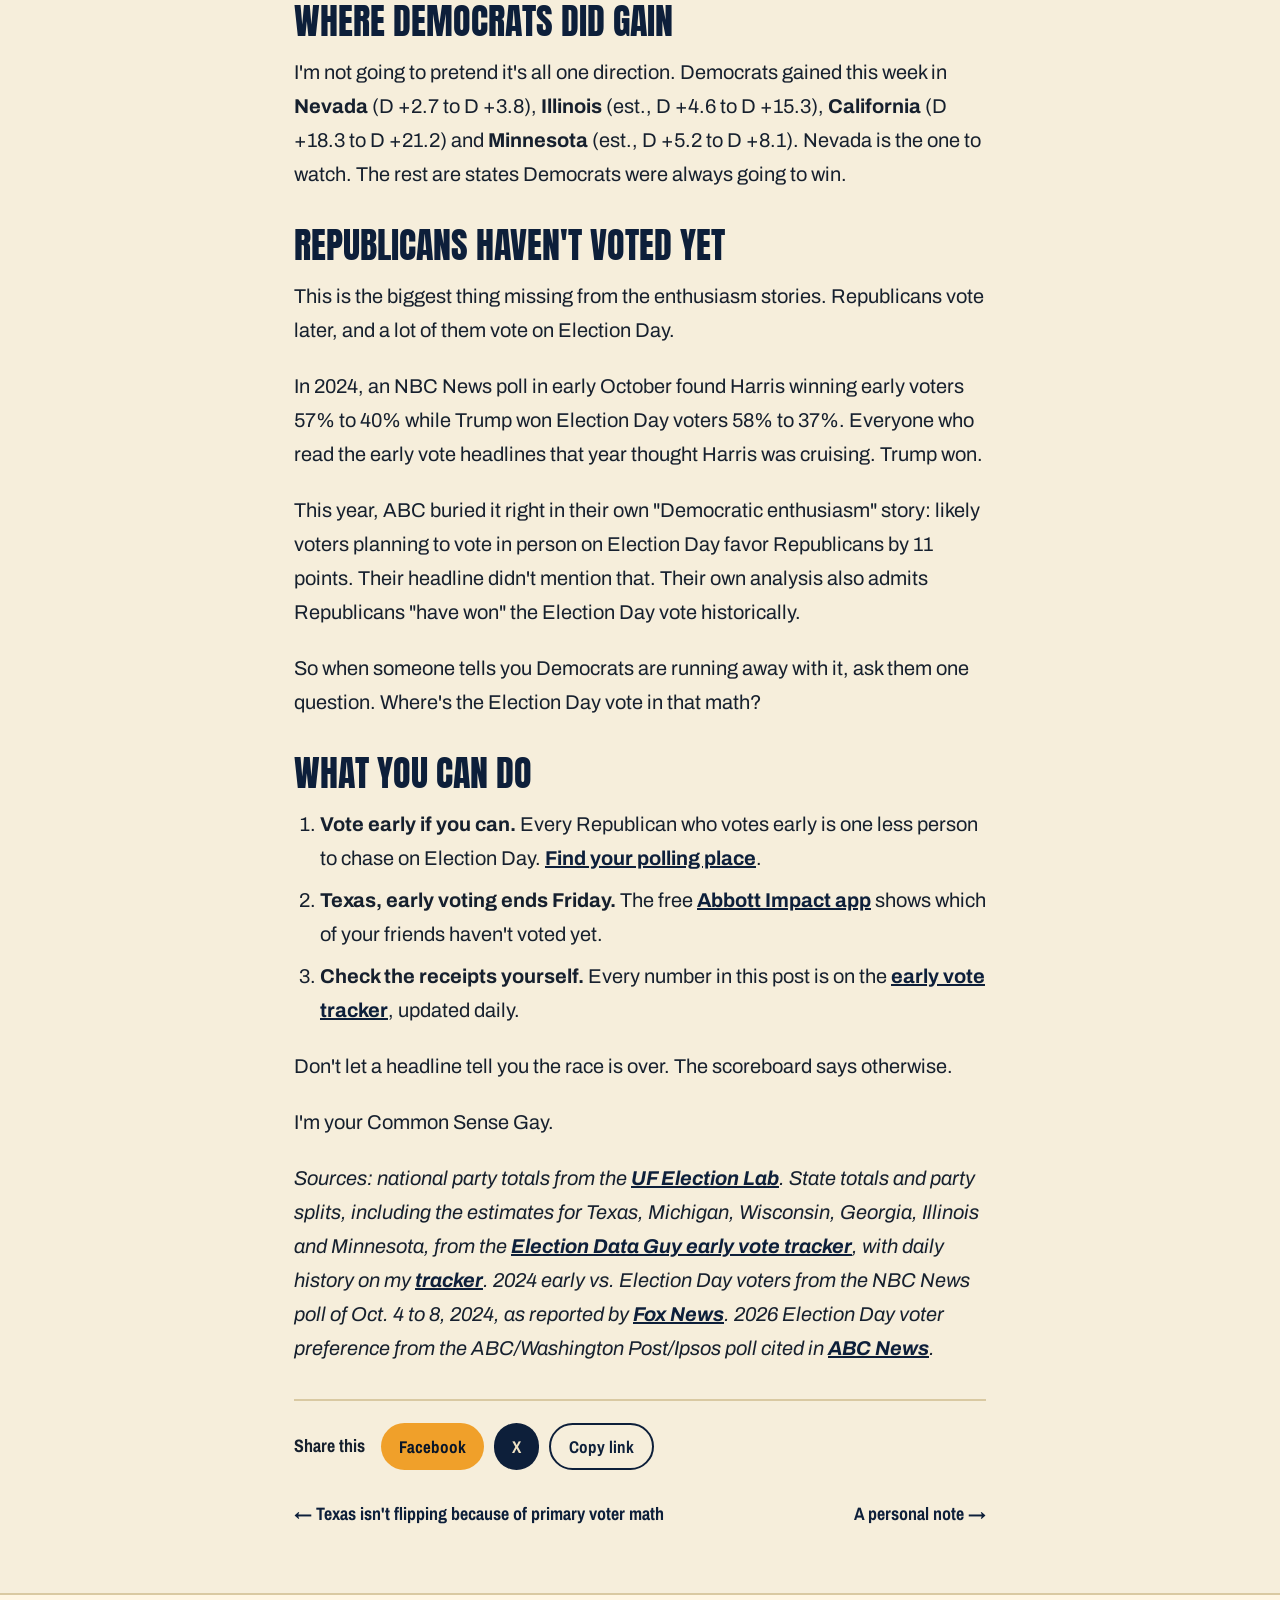
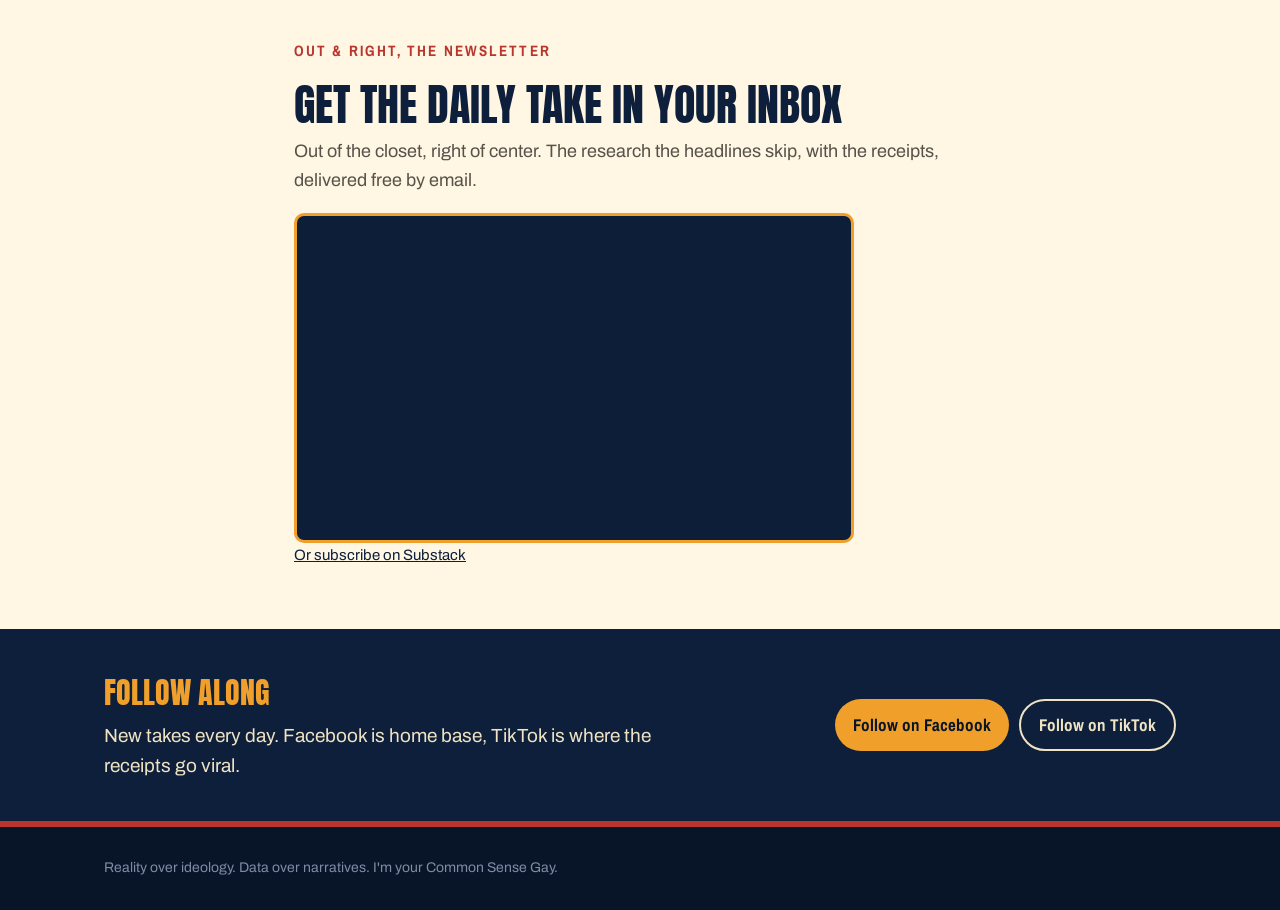
<file: blog/democratic-enthusiasm-headlines-vs-reality/index.html>
<!doctype html>
<html lang="en">
<head>
<!-- Google tag (gtag.js) -->
<script async src="https://www.googletagmanager.com/gtag/js?id=G-LYH4ZTMX31"></script>
<script>
  window.dataLayer = window.dataLayer || [];
  function gtag(){dataLayer.push(arguments);}
  gtag('js', new Date());

  gtag('config', 'G-LYH4ZTMX31');
</script>
<script src="/assets/track.js" defer></script>
<meta charset="utf-8">
<meta name="viewport" content="width=device-width,initial-scale=1,viewport-fit=cover">
<title>Where&#x27;s all this Democratic enthusiasm? Check the scoreboard | Common Sense Gay</title>
<meta name="description" content="The headlines say Democrats are fired up and Republicans aren&#x27;t showing up. The early vote numbers say Republicans are gaining in most of the states that matter, and the Election Day vote hasn&#x27;t even been cast yet.">
<link rel="canonical" href="https://commonsensegay.com/blog/democratic-enthusiasm-headlines-vs-reality/">
<meta property="og:title" content="Where&#x27;s all this Democratic enthusiasm? Check the scoreboard">
<meta property="og:description" content="The headlines say Democrats are fired up and Republicans aren&#x27;t showing up. The early vote numbers say Republicans are gaining in most of the states that matter, and the Election Day vote hasn&#x27;t even been cast yet.">
<meta property="og:type" content="article">
<meta property="og:url" content="https://commonsensegay.com/blog/democratic-enthusiasm-headlines-vs-reality/">
<meta property="og:image" content="https://commonsensegay.com/assets/og-home-v5.jpg">
<meta property="og:image:width" content="1200">
<meta property="og:image:height" content="630">
<meta property="og:site_name" content="Common Sense Gay">
<meta name="twitter:card" content="summary_large_image">
<meta name="twitter:site" content="@commonsensegay">
<meta name="twitter:image" content="https://commonsensegay.com/assets/og-home-v5.jpg">
<meta name="theme-color" content="#0d1f3a">
<link rel="icon" type="image/png" sizes="32x32" href="/favicon-32.png">
<link rel="apple-touch-icon" href="/apple-touch-icon.png">
<link rel="alternate" type="application/rss+xml" title="Common Sense Gay" href="/blog/feed.xml">
<link rel="preconnect" href="https://fonts.googleapis.com">
<link rel="preconnect" href="https://fonts.gstatic.com" crossorigin>
<link rel="stylesheet" href="https://fonts.googleapis.com/css2?family=Anton&family=Archivo:wght@400;500;700&family=Archivo+Narrow:wght@600;700&display=swap">
<style>
:root{--navy:#0d1f3a;--night:#081528;--cream:#efe3c4;--paper:#f6eedb;--sun:#f0a02a;--red:#b8362e;--mist:#a9b6cb;--ink:#16202e;--ink-soft:#57524a;--rule:#d9c9a2;
--display:"Anton",Impact,"Arial Narrow",sans-serif;--body:"Archivo",system-ui,sans-serif;--narrow:"Archivo Narrow","Arial Narrow",sans-serif}
*{box-sizing:border-box}
body{margin:0;background:var(--paper);color:var(--ink);font-family:var(--body);font-size:18px;line-height:1.6;-webkit-font-smoothing:antialiased}
img{max-width:100%;height:auto;display:block}
a{color:var(--navy)}
a:focus-visible{outline:3px solid var(--sun);outline-offset:3px}
.wrap{max-width:1120px;margin:0 auto;padding:0 24px}
.narrow{max-width:740px}
@media (max-width:600px){.wrap{padding:0 16px}}
.bar{background:var(--night)}
.bar .wrap{display:flex;align-items:center;justify-content:space-between;gap:16px;padding-top:16px;padding-bottom:16px}
.mark{display:flex;align-items:center;gap:12px;text-decoration:none;font-family:var(--narrow);font-weight:700;font-size:20px;color:var(--cream)}
.mark img{width:44px;height:44px}
.nav{display:flex;gap:22px;align-items:center;font-family:var(--narrow);font-weight:600;font-size:17px}
.nav a{text-decoration:none;color:var(--mist);white-space:nowrap}
.nav a:hover,.nav a[aria-current]{color:var(--cream)}
.nav a.ev{background:#f5a21f;color:#0c1e38;padding:4px 12px;border-radius:999px}
@media (max-width:700px){.nav a:not(.keep){display:none}}
@media (max-width:400px){.nav{gap:12px;font-size:15px}.mark{font-size:15px}}
.top{background:var(--navy);color:var(--cream);padding:52px 0 56px;border-bottom:6px solid var(--red)}
.kick{font-family:var(--narrow);font-weight:700;text-transform:uppercase;letter-spacing:.14em;font-size:15px;color:var(--sun);margin:0 0 12px}
.kick a{color:var(--sun);text-decoration:none}
h1{font-family:var(--display);font-weight:400;text-transform:uppercase;font-size:clamp(38px,5.4vw,68px);line-height:1.02;margin:0 0 16px;letter-spacing:.01em}
.lede{font-size:clamp(18px,2vw,21px);color:#d8dfeb;max-width:58ch;margin:0}
.meta{font-family:var(--narrow);font-weight:600;font-size:17px;color:var(--mist);margin:0}
main{padding:48px 0 64px}
.post{font-size:20px;line-height:1.7}
.post p{margin:0 0 22px}
.post h2,.post h3{font-family:var(--display);font-weight:400;text-transform:uppercase;color:var(--navy);line-height:1.05;margin:36px 0 14px}
.post h2{font-size:36px}.post h3{font-size:28px}
.post blockquote{margin:0 0 22px;padding:6px 0 6px 20px;border-left:5px solid var(--sun);color:#3d3a33;font-style:italic}
.post .tldr{background:#fbf5e6;border:2px solid var(--sun);border-radius:6px;padding:18px 22px 4px;margin:0 0 30px}
.post .tldr>p:first-child{font-family:var(--narrow);font-weight:700;text-transform:uppercase;letter-spacing:.12em;font-size:16px;color:var(--red);margin:0 0 8px}
.post .tldr ul{margin-bottom:14px}
.post ul,.post ol{margin:0 0 22px;padding-left:26px}
.post li{margin-bottom:8px}
.post a{font-weight:700}
.post img{border-radius:6px;margin:6px 0 22px}
.share{display:flex;flex-wrap:wrap;gap:10px;align-items:center;border-top:2px solid var(--rule);margin-top:34px;padding-top:22px}
.share b{font-family:var(--narrow);font-size:18px;margin-right:6px}
.btn{display:inline-flex;align-items:center;gap:8px;font-family:var(--narrow);font-weight:700;font-size:17px;text-decoration:none;padding:10px 18px;border-radius:999px;background:var(--navy);color:var(--cream);border:0;cursor:pointer}
.btn.fb{background:var(--sun);color:var(--night)}
.btn.alt{background:transparent;color:var(--navy);border:2px solid var(--navy)}
.list{list-style:none;margin:0;padding:0}
.list li{border-bottom:2px solid var(--rule);padding:26px 0}
.list li:first-child{padding-top:0}
.list .d{font-family:var(--narrow);font-weight:700;font-size:15px;text-transform:uppercase;letter-spacing:.1em;color:var(--red);margin:0 0 6px}
.list h2{font-family:var(--display);font-weight:400;text-transform:uppercase;font-size:clamp(28px,3.6vw,40px);line-height:1.05;margin:0 0 8px}
.list h2 a{text-decoration:none;color:var(--navy)}
.list h2 a:hover{color:var(--red)}
.list p{margin:0;color:var(--ink-soft)}
.empty{background:#fff;border:2px dashed var(--rule);border-radius:8px;padding:30px;text-align:center;color:var(--ink-soft)}
.nav2{display:flex;justify-content:space-between;gap:16px;flex-wrap:wrap;margin-top:30px;font-family:var(--narrow);font-weight:700;font-size:18px}
.nav2 a{text-decoration:none}
.cta{background:var(--navy);color:var(--cream);padding:40px 0}
.cta .wrap{display:flex;flex-wrap:wrap;gap:18px;align-items:center;justify-content:space-between}
.cta p{margin:0;font-size:19px;max-width:52ch}
.cta strong{font-family:var(--display);font-weight:400;text-transform:uppercase;font-size:30px;display:block;color:var(--sun);margin-bottom:4px}
.cta .acts{display:flex;gap:10px;flex-wrap:wrap}
.sub{background:#fff6e3;border-top:2px solid var(--rule);padding:44px 0}.sub h2{font-family:var(--display);font-weight:400;text-transform:uppercase;font-size:clamp(30px,4vw,44px);color:var(--navy);margin:0 0 10px;line-height:1.05}.sub p{margin:0 0 18px;color:var(--ink-soft)}.sub-embed{display:block;width:100%;max-width:560px;height:330px;border:3px solid var(--sun);border-radius:10px;background:#0c1e38}.sub-alt{margin:10px 0 0;font-size:15px}.btn.sub-btn{background:var(--red);color:#fff;font-size:19px;padding:13px 24px}
footer{background:var(--night);color:#7d8ca5;padding:30px 0;font-size:14px;border-top:6px solid var(--red)}
</style>
<script type="application/ld+json">{"@context": "https://schema.org", "@type": "BlogPosting", "headline": "Where's all this Democratic enthusiasm? Check the scoreboard", "description": "The headlines say Democrats are fired up and Republicans aren't showing up. The early vote numbers say Republicans are gaining in most of the states that matter, and the Election Day vote hasn't even been cast yet.", "datePublished": "2026-10-25", "dateModified": "2026-10-25", "mainEntityOfPage": "https://commonsensegay.com/blog/democratic-enthusiasm-headlines-vs-reality/", "image": "https://commonsensegay.com/assets/og-home-v5.jpg", "author": {"@type": "Organization", "name": "Common Sense Gay", "url": "https://commonsensegay.com/"}, "publisher": {"@type": "Organization", "name": "Common Sense Gay", "logo": {"@type": "ImageObject", "url": "https://commonsensegay.com/assets/logo.png"}}}</script>
</head>
<body>
<header class="bar">
  <div class="wrap">
    <a class="mark" href="/"><img src="/assets/logo.png" alt="" width="44" height="44">Common Sense Gay</a>
    <nav class="nav" aria-label="Main">
      <a class="keep" href="/#note">Personal note</a>
      <a class="keep" href="/blog/">Blog</a>
      <a class="keep" href="/#follow">Follow</a>
    </nav>
  </div>
</header>
<div class="top"><div class="wrap narrow"><p class="kick"><a href="/blog/">The Daily Take</a></p><h1>Where&#x27;s all this Democratic enthusiasm? Check the scoreboard</h1><p class="meta">Sunday, October 25, 2026 · 4 min read</p></div></div><main><div class="wrap narrow"><article class="post"><div class="tldr">
<p>TL;DR</p>
<ul>
<li>The headlines say Democrats are fired up and Republicans "are not as engaged."</li>
<li>The numbers say the Democratic early vote lead has been cut by more than half since October 4, and Republicans gained this week in Arizona, Florida, Nebraska, Iowa, Kansas, Maine, Pennsylvania and Colorado.</li>
<li>Arizona and Nebraska flipped to Republicans. Florida is a tie. Michigan went from D&nbsp;+4.9 to D&nbsp;+0.3.</li>
<li>Republicans vote on Election Day. Even ABC's own poll has Election Day voters favoring Republicans by 11.</li>
</ul>
</div>
<p>Let's be honest. If you only read the headlines this week, you'd think the midterms were over. Here's a sample:</p>
<ul>
<li><em>"Early Vote Shows Democratic Enthusiasm High"</em> (<a href="https://politicalwire.com/2026/10/22/early-vote-shows-democratic-enthusiasm-high/" target="_blank" rel="noopener">Political Wire</a>, Oct. 22)</li>
<li><em>"Early vote shows Democratic enthusiasm high in some key states"</em> (<a href="https://abcnews.com/Politics/early-vote-shows-democratic-enthusiasm-high-key-states/story?id=137414080" target="_blank" rel="noopener">ABC News</a>, Oct. 22)</li>
<li><em>"Democrats tout momentum as early voting rises ahead of midterms"</em> (<a href="https://www.scrippsnews.com/politics/america-votes/democrats-tout-momentum-as-early-voting-rises-ahead-of-midterms" target="_blank" rel="noopener">Scripps News</a>, Oct. 23)</li>
<li><em>"Early Voting Surges as Expert Says Republicans Are 'Not as Engaged' in Key States"</em> (<a href="https://www.ibtimes.co.uk/us-midterms-early-voting-democrats-republicans-2026-1827600" target="_blank" rel="noopener">IBTimes, citing The Hill</a>, Oct. 24)</li>
<li><em>"Florida early voting shows Democrats leading ballots cast despite GOP registration advantage"</em> (<a href="https://www.newsnationnow.com/politics/2026-midterm-elections/florida-democrats-lead-republicans-early-voting/" target="_blank" rel="noopener">NewsNation</a>)</li>
</ul>
<p>Now let's look at what actually happened while those were being written.</p>
<h2>The lead keeps shrinking</h2>
<p>In the states that register voters by party, these are hard counts from the UF Election Lab, not a model:</p>
<ul>
<li><strong>October 4:</strong> Democrats ahead by 33.8 points</li>
<li><strong>Thursday, October 22:</strong> Democrats ahead by 17.0 points</li>
<li><strong>Sunday, October 25:</strong> Democrats ahead by 14.4 points</li>
</ul>
<p>That's more than half the lead gone in three weeks, and 2.6 points in just the last three days. If Democrats were the ones surging, that number would be going up. It isn't.</p>
<h2>State by state: where Republicans are gaining</h2>
<p>Here's how each state moved over the last week, from October 18 to the latest pull. States marked "est." don't register voters by party, so those splits are estimates.</p>
<p><strong>Flipped to Republicans</strong></p>
<ul>
<li><strong>Arizona:</strong> D +2.6 to <strong>R +0.3</strong></li>
<li><strong>Nebraska:</strong> D +6.5 to <strong>R +0.6</strong></li>
</ul>
<p><strong>Closing fast</strong></p>
<ul>
<li><strong>Florida:</strong> D +6.2 to <strong>D +0.2</strong>. That's the state NewsNation said Democrats were leading. The gap is down to about 4,200 ballots out of 2.4 million.</li>
<li><strong>Iowa:</strong> D +23.9 to D +18.9</li>
<li><strong>Maine:</strong> D +33.7 to D +29.0</li>
<li><strong>Pennsylvania:</strong> D +45.9 to D +42.3</li>
<li><strong>Kansas:</strong> D +11.5 to D +8.6</li>
<li><strong>Colorado:</strong> D +9.2 to D +7.9</li>
</ul>
<p><strong>Closing over the month</strong></p>
<ul>
<li><strong>Michigan (est.):</strong> D +4.9 on October 4 to <strong>D +0.3</strong> today</li>
<li><strong>Wisconsin (est.):</strong> D +5.1 on October 4 to D +2.9</li>
</ul>
<p><strong>Holding steady</strong></p>
<ul>
<li><strong>Texas (est.):</strong> R +12.0 on 3.57 million ballots, basically where it's been all week</li>
<li><strong>Georgia (est.):</strong> D +2.4, up slightly from D +1.9 a week ago</li>
</ul>
<p>And here's the part the headlines left out. That expert who said Republicans "are not as engaged" named Kansas, Maine, Iowa and Nebraska as his examples. <strong>All four moved toward Republicans this week, and Nebraska flipped.</strong> Come on.</p>
<h2>Where Democrats did gain</h2>
<p>I'm not going to pretend it's all one direction. Democrats gained this week in <strong>Nevada</strong> (D +2.7 to D +3.8), <strong>Illinois</strong> (est., D +4.6 to D +15.3), <strong>California</strong> (D +18.3 to D +21.2) and <strong>Minnesota</strong> (est., D +5.2 to D +8.1). Nevada is the one to watch. The rest are states Democrats were always going to win.</p>
<h2>Republicans haven't voted yet</h2>
<p>This is the biggest thing missing from the enthusiasm stories. Republicans vote later, and a lot of them vote on Election Day.</p>
<p>In 2024, an NBC News poll in early October found Harris winning early voters 57% to 40% while Trump won Election Day voters 58% to 37%. Everyone who read the early vote headlines that year thought Harris was cruising. Trump won.</p>
<p>This year, ABC buried it right in their own "Democratic enthusiasm" story: likely voters planning to vote in person on Election Day favor Republicans by 11 points. Their headline didn't mention that. Their own analysis also admits Republicans "have won" the Election Day vote historically.</p>
<p>So when someone tells you Democrats are running away with it, ask them one question. Where's the Election Day vote in that math?</p>
<h2>What you can do</h2>
<ol>
<li><strong>Vote early if you can.</strong> Every Republican who votes early is one less person to chase on Election Day. <a href="/vote/">Find your polling place</a>.</li>
<li><strong>Texas, early voting ends Friday.</strong> The free <a href="/abbott-impact/">Abbott Impact app</a> shows which of your friends haven't voted yet.</li>
<li><strong>Check the receipts yourself.</strong> Every number in this post is on the <a href="/early-vote/">early vote tracker</a>, updated daily.</li>
</ol>
<p>Don't let a headline tell you the race is over. The scoreboard says otherwise.</p>
<p>I'm your Common Sense Gay.</p>
<p><em>Sources: national party totals from the <a href="https://election.lab.ufl.edu/early-vote/2026-early-voting/" target="_blank" rel="noopener">UF Election Lab</a>. State totals and party splits, including the estimates for Texas, Michigan, Wisconsin, Georgia, Illinois and Minnesota, from the <a href="https://www.electiondataguy.com/early-vote-tracker" target="_blank" rel="noopener">Election Data Guy early vote tracker</a>, with daily history on my <a href="/early-vote/#states">tracker</a>. 2024 early vs. Election Day voters from the NBC News poll of Oct. 4 to 8, 2024, as reported by <a href="https://foxnews.com/politics/harris-holds-big-advantage-among-early-voters-trump-election-day-voters-poll.amp" target="_blank" rel="noopener">Fox News</a>. 2026 Election Day voter preference from the ABC/Washington Post/Ipsos poll cited in <a href="https://abcnews.com/Politics/early-vote-shows-democratic-enthusiasm-high-key-states/story?id=137414080" target="_blank" rel="noopener">ABC News</a>.</em></p></article><div class="share"><b>Share this</b><a class="btn fb" href="https://www.facebook.com/sharer/sharer.php?u=https://commonsensegay.com/blog/democratic-enthusiasm-headlines-vs-reality/" target="_blank" rel="noopener">Facebook</a><a class="btn" href="https://x.com/intent/post?url=https://commonsensegay.com/blog/democratic-enthusiasm-headlines-vs-reality/&text=Where&#x27;s all this Democratic enthusiasm? Check the scoreboard" target="_blank" rel="noopener">X</a><button class="btn alt" type="button" onclick="navigator.clipboard&&navigator.clipboard.writeText('https://commonsensegay.com/blog/democratic-enthusiasm-headlines-vs-reality/').then(()=>{this.textContent='Link copied'})">Copy link</button></div><div class="nav2"><a href="/blog/texas-primary-voter-math/">← Texas isn&#x27;t flipping because of primary voter math</a><a href="/blog/a-personal-note/">A personal note →</a></div></div></main><section class="sub"><div class="wrap narrow"><p class="kick" style="color:var(--red)">Out &amp; Right, the newsletter</p><h2>Get the daily take in your inbox</h2><p>Out of the closet, right of center. The research the headlines skip, with the receipts, delivered free by email.</p><iframe class="sub-embed" src="https://commonsensegay.substack.com/embed" title="Subscribe to Out &amp; Right" loading="lazy" frameborder="0" scrolling="no"></iframe><p class="sub-alt"><a href="https://commonsensegay.substack.com/subscribe" rel="noopener">Or subscribe on Substack</a></p></div></section>
<section class="cta">
  <div class="wrap">
    <p><strong>Follow along</strong>New takes every day. Facebook is home base, TikTok is where the receipts go viral.</p>
    <div class="acts"><a class="btn fb" href="https://www.facebook.com/Commonsensegay/" rel="noopener">Follow on Facebook</a><a class="btn alt" style="color:var(--cream);border-color:var(--cream)" href="https://www.tiktok.com/@commonsensegay" rel="noopener">Follow on TikTok</a></div>
  </div>
</section>
<footer><div class="wrap">Reality over ideology. Data over narratives. I'm your Common Sense Gay.</div></footer>
</body>
</html>
</file>
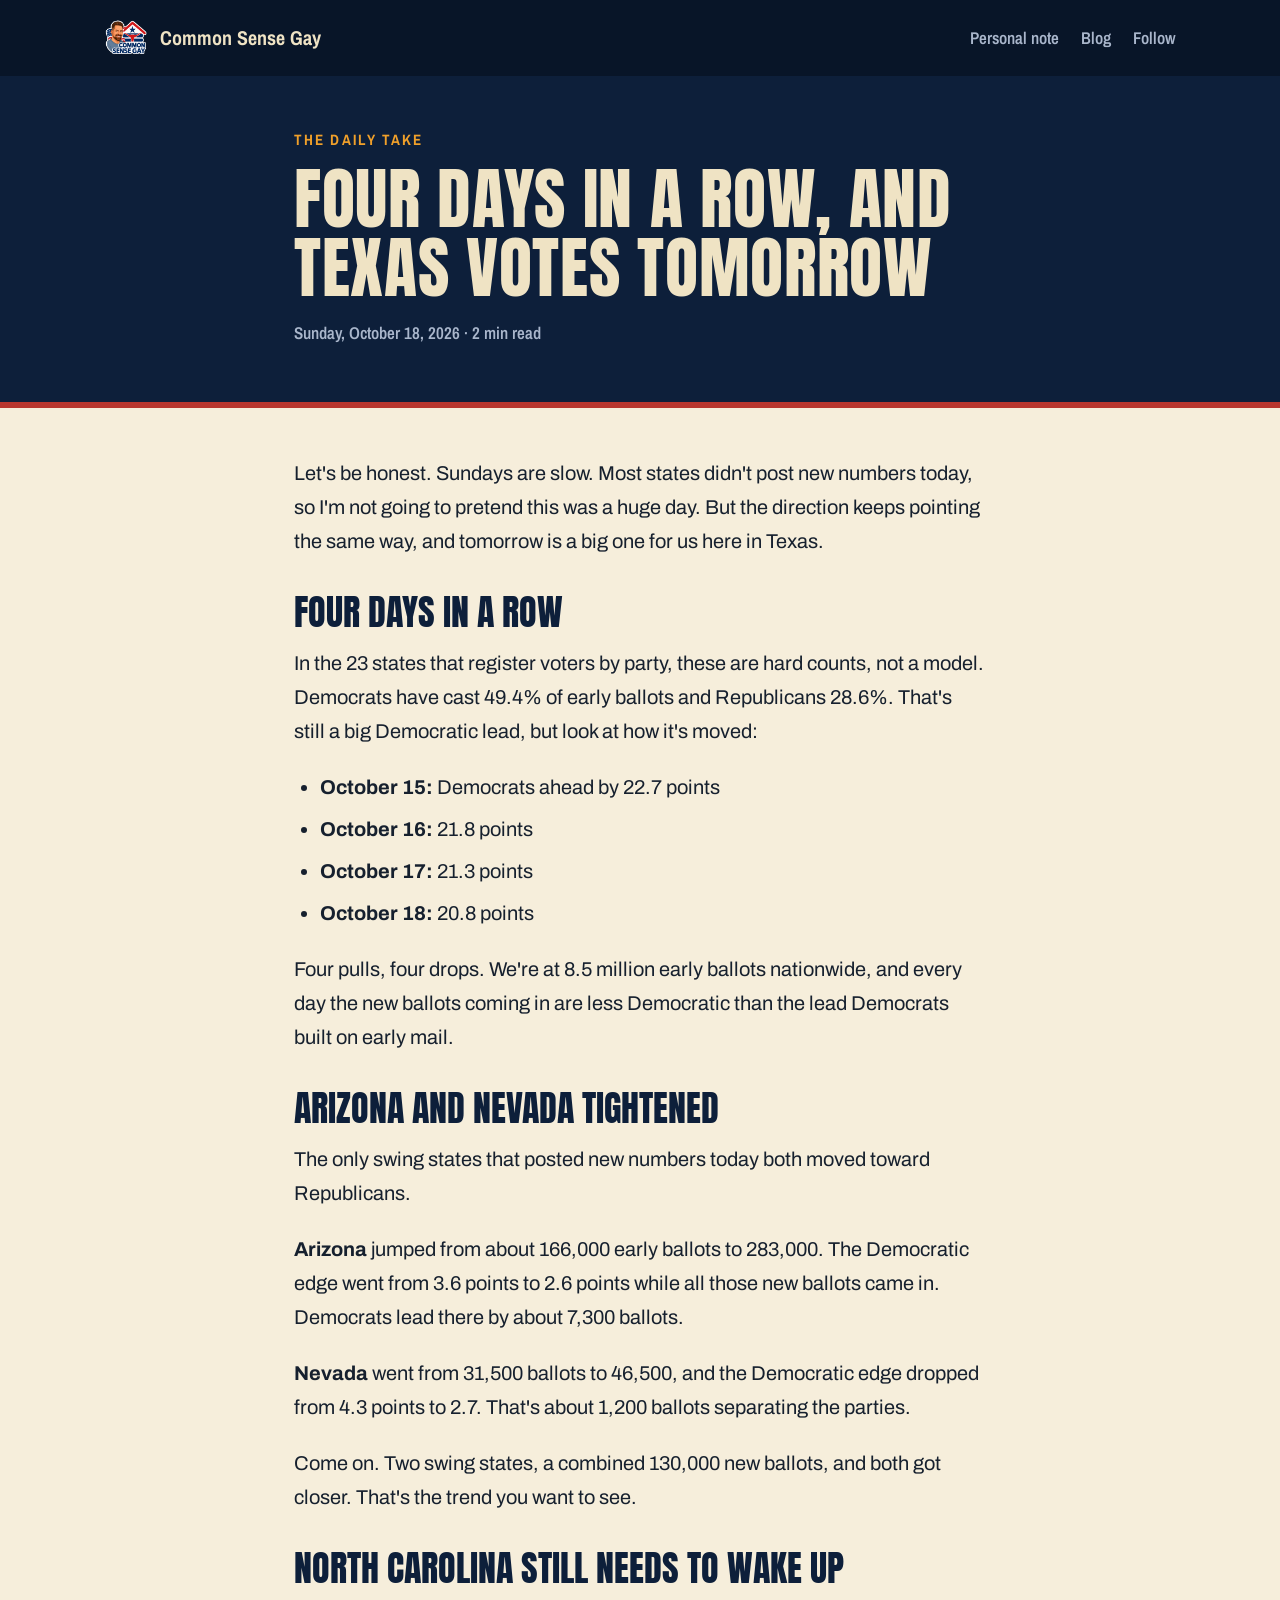
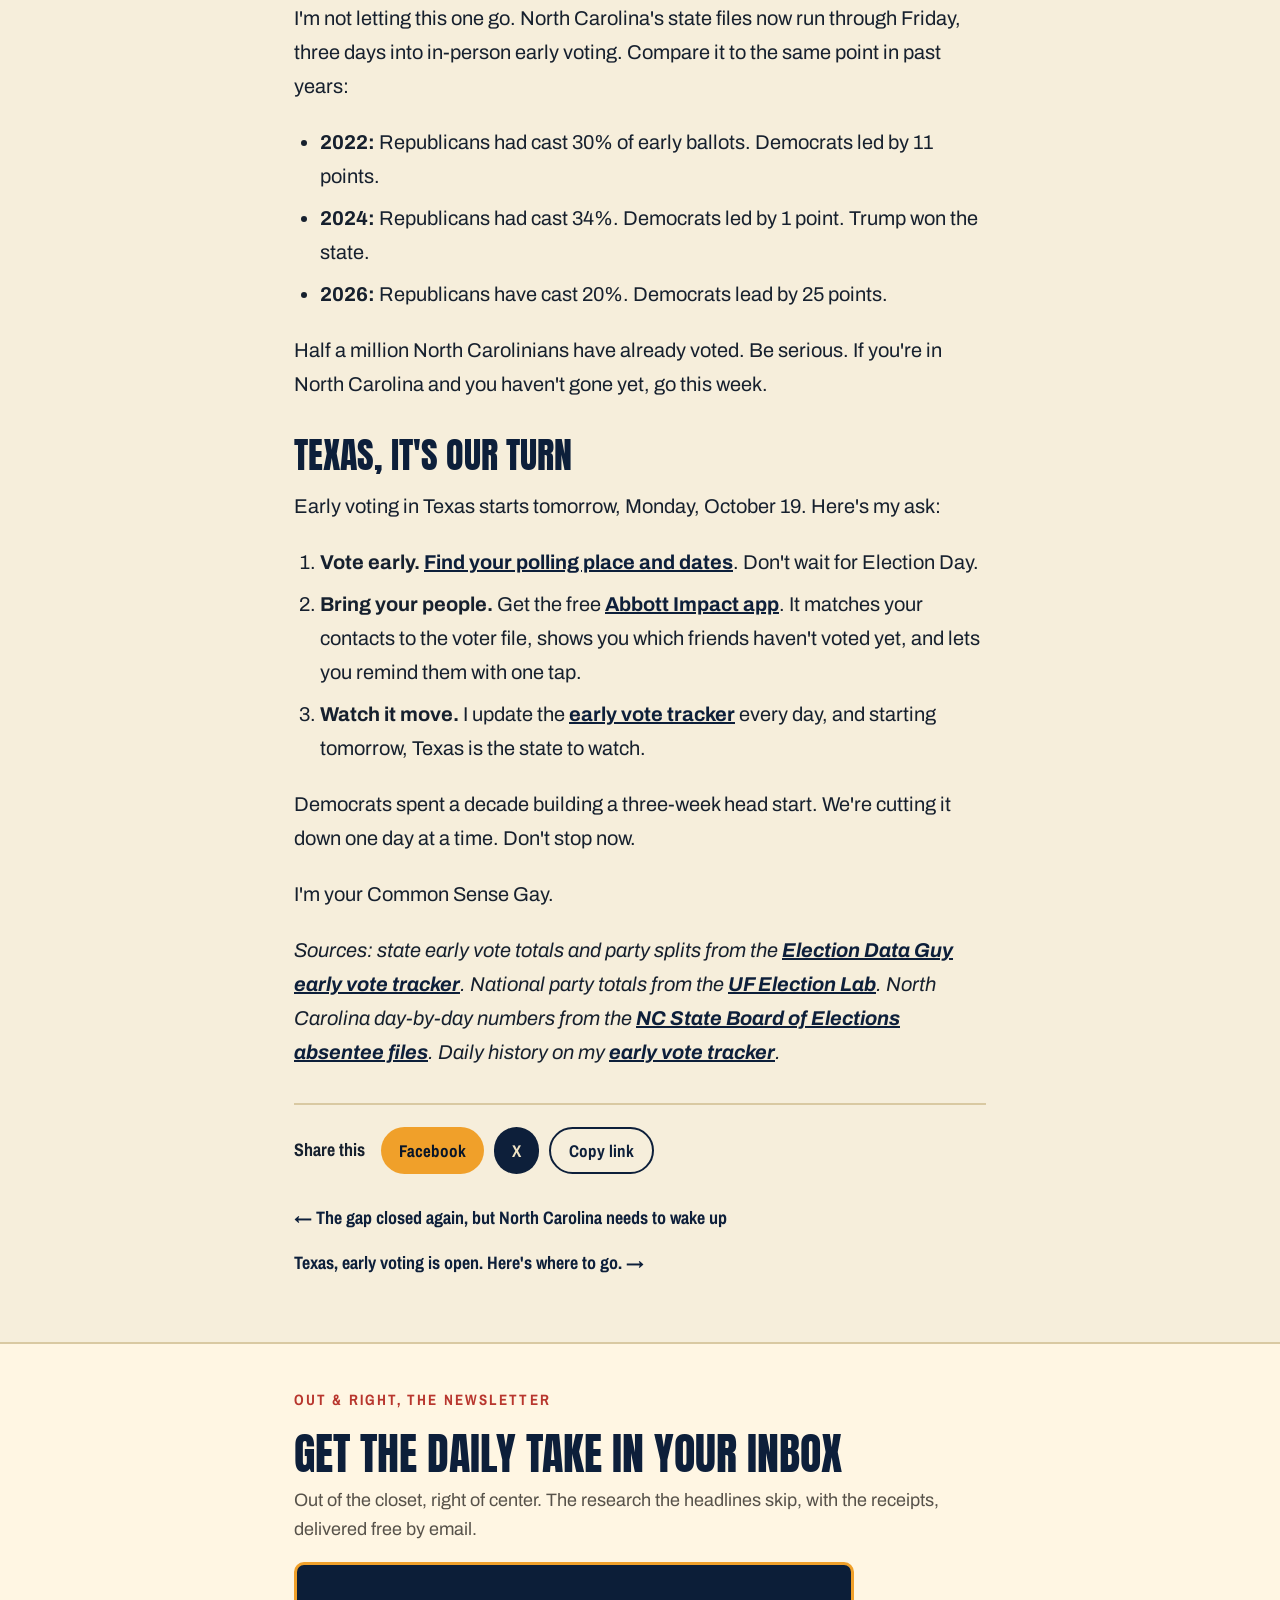
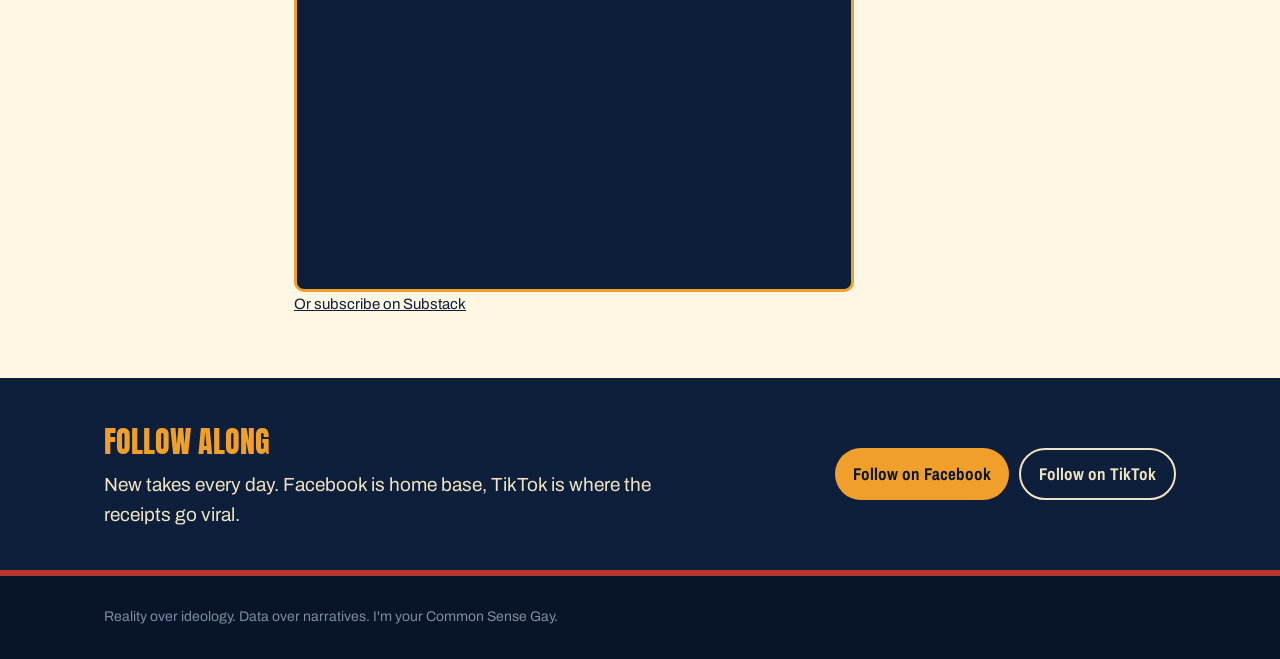
<file: blog/four-days-texas-votes-tomorrow/index.html>
<!doctype html>
<html lang="en">
<head>
<!-- Google tag (gtag.js) -->
<script async src="https://www.googletagmanager.com/gtag/js?id=G-LYH4ZTMX31"></script>
<script>
  window.dataLayer = window.dataLayer || [];
  function gtag(){dataLayer.push(arguments);}
  gtag('js', new Date());

  gtag('config', 'G-LYH4ZTMX31');
</script>
<script src="/assets/track.js" defer></script>
<meta charset="utf-8">
<meta name="viewport" content="width=device-width,initial-scale=1,viewport-fit=cover">
<title>Four days in a row, and Texas votes tomorrow | Common Sense Gay</title>
<meta name="description" content="The Democratic early vote lead shrank for the fourth straight day, Arizona and Nevada tightened, and Texas opens early voting Monday morning. Here&#x27;s where it stands and what you can do about it.">
<link rel="canonical" href="https://commonsensegay.com/blog/four-days-texas-votes-tomorrow/">
<meta property="og:title" content="Four days in a row, and Texas votes tomorrow">
<meta property="og:description" content="The Democratic early vote lead shrank for the fourth straight day, Arizona and Nevada tightened, and Texas opens early voting Monday morning. Here&#x27;s where it stands and what you can do about it.">
<meta property="og:type" content="article">
<meta property="og:url" content="https://commonsensegay.com/blog/four-days-texas-votes-tomorrow/">
<meta property="og:image" content="https://commonsensegay.com/assets/og-home-v5.jpg">
<meta property="og:image:width" content="1200">
<meta property="og:image:height" content="630">
<meta property="og:site_name" content="Common Sense Gay">
<meta name="twitter:card" content="summary_large_image">
<meta name="twitter:site" content="@commonsensegay">
<meta name="twitter:image" content="https://commonsensegay.com/assets/og-home-v5.jpg">
<meta name="theme-color" content="#0d1f3a">
<link rel="icon" type="image/png" sizes="32x32" href="/favicon-32.png">
<link rel="apple-touch-icon" href="/apple-touch-icon.png">
<link rel="alternate" type="application/rss+xml" title="Common Sense Gay" href="/blog/feed.xml">
<link rel="preconnect" href="https://fonts.googleapis.com">
<link rel="preconnect" href="https://fonts.gstatic.com" crossorigin>
<link rel="stylesheet" href="https://fonts.googleapis.com/css2?family=Anton&family=Archivo:wght@400;500;700&family=Archivo+Narrow:wght@600;700&display=swap">
<style>
:root{--navy:#0d1f3a;--night:#081528;--cream:#efe3c4;--paper:#f6eedb;--sun:#f0a02a;--red:#b8362e;--mist:#a9b6cb;--ink:#16202e;--ink-soft:#57524a;--rule:#d9c9a2;
--display:"Anton",Impact,"Arial Narrow",sans-serif;--body:"Archivo",system-ui,sans-serif;--narrow:"Archivo Narrow","Arial Narrow",sans-serif}
*{box-sizing:border-box}
body{margin:0;background:var(--paper);color:var(--ink);font-family:var(--body);font-size:18px;line-height:1.6;-webkit-font-smoothing:antialiased}
img{max-width:100%;height:auto;display:block}
a{color:var(--navy)}
a:focus-visible{outline:3px solid var(--sun);outline-offset:3px}
.wrap{max-width:1120px;margin:0 auto;padding:0 24px}
.narrow{max-width:740px}
@media (max-width:600px){.wrap{padding:0 16px}}
.bar{background:var(--night)}
.bar .wrap{display:flex;align-items:center;justify-content:space-between;gap:16px;padding-top:16px;padding-bottom:16px}
.mark{display:flex;align-items:center;gap:12px;text-decoration:none;font-family:var(--narrow);font-weight:700;font-size:20px;color:var(--cream)}
.mark img{width:44px;height:44px}
.nav{display:flex;gap:22px;align-items:center;font-family:var(--narrow);font-weight:600;font-size:17px}
.nav a{text-decoration:none;color:var(--mist);white-space:nowrap}
.nav a:hover,.nav a[aria-current]{color:var(--cream)}
.nav a.ev{background:#f5a21f;color:#0c1e38;padding:4px 12px;border-radius:999px}
@media (max-width:700px){.nav a:not(.keep){display:none}}
@media (max-width:400px){.nav{gap:12px;font-size:15px}.mark{font-size:15px}}
.top{background:var(--navy);color:var(--cream);padding:52px 0 56px;border-bottom:6px solid var(--red)}
.kick{font-family:var(--narrow);font-weight:700;text-transform:uppercase;letter-spacing:.14em;font-size:15px;color:var(--sun);margin:0 0 12px}
.kick a{color:var(--sun);text-decoration:none}
h1{font-family:var(--display);font-weight:400;text-transform:uppercase;font-size:clamp(38px,5.4vw,68px);line-height:1.02;margin:0 0 16px;letter-spacing:.01em}
.lede{font-size:clamp(18px,2vw,21px);color:#d8dfeb;max-width:58ch;margin:0}
.meta{font-family:var(--narrow);font-weight:600;font-size:17px;color:var(--mist);margin:0}
main{padding:48px 0 64px}
.post{font-size:20px;line-height:1.7}
.post p{margin:0 0 22px}
.post h2,.post h3{font-family:var(--display);font-weight:400;text-transform:uppercase;color:var(--navy);line-height:1.05;margin:36px 0 14px}
.post h2{font-size:36px}.post h3{font-size:28px}
.post blockquote{margin:0 0 22px;padding:6px 0 6px 20px;border-left:5px solid var(--sun);color:#3d3a33;font-style:italic}
.post .tldr{background:#fbf5e6;border:2px solid var(--sun);border-radius:6px;padding:18px 22px 4px;margin:0 0 30px}
.post .tldr>p:first-child{font-family:var(--narrow);font-weight:700;text-transform:uppercase;letter-spacing:.12em;font-size:16px;color:var(--red);margin:0 0 8px}
.post .tldr ul{margin-bottom:14px}
.post ul,.post ol{margin:0 0 22px;padding-left:26px}
.post li{margin-bottom:8px}
.post a{font-weight:700}
.post img{border-radius:6px;margin:6px 0 22px}
.share{display:flex;flex-wrap:wrap;gap:10px;align-items:center;border-top:2px solid var(--rule);margin-top:34px;padding-top:22px}
.share b{font-family:var(--narrow);font-size:18px;margin-right:6px}
.btn{display:inline-flex;align-items:center;gap:8px;font-family:var(--narrow);font-weight:700;font-size:17px;text-decoration:none;padding:10px 18px;border-radius:999px;background:var(--navy);color:var(--cream);border:0;cursor:pointer}
.btn.fb{background:var(--sun);color:var(--night)}
.btn.alt{background:transparent;color:var(--navy);border:2px solid var(--navy)}
.list{list-style:none;margin:0;padding:0}
.list li{border-bottom:2px solid var(--rule);padding:26px 0}
.list li:first-child{padding-top:0}
.list .d{font-family:var(--narrow);font-weight:700;font-size:15px;text-transform:uppercase;letter-spacing:.1em;color:var(--red);margin:0 0 6px}
.list h2{font-family:var(--display);font-weight:400;text-transform:uppercase;font-size:clamp(28px,3.6vw,40px);line-height:1.05;margin:0 0 8px}
.list h2 a{text-decoration:none;color:var(--navy)}
.list h2 a:hover{color:var(--red)}
.list p{margin:0;color:var(--ink-soft)}
.empty{background:#fff;border:2px dashed var(--rule);border-radius:8px;padding:30px;text-align:center;color:var(--ink-soft)}
.nav2{display:flex;justify-content:space-between;gap:16px;flex-wrap:wrap;margin-top:30px;font-family:var(--narrow);font-weight:700;font-size:18px}
.nav2 a{text-decoration:none}
.cta{background:var(--navy);color:var(--cream);padding:40px 0}
.cta .wrap{display:flex;flex-wrap:wrap;gap:18px;align-items:center;justify-content:space-between}
.cta p{margin:0;font-size:19px;max-width:52ch}
.cta strong{font-family:var(--display);font-weight:400;text-transform:uppercase;font-size:30px;display:block;color:var(--sun);margin-bottom:4px}
.cta .acts{display:flex;gap:10px;flex-wrap:wrap}
.sub{background:#fff6e3;border-top:2px solid var(--rule);padding:44px 0}.sub h2{font-family:var(--display);font-weight:400;text-transform:uppercase;font-size:clamp(30px,4vw,44px);color:var(--navy);margin:0 0 10px;line-height:1.05}.sub p{margin:0 0 18px;color:var(--ink-soft)}.sub-embed{display:block;width:100%;max-width:560px;height:330px;border:3px solid var(--sun);border-radius:10px;background:#0c1e38}.sub-alt{margin:10px 0 0;font-size:15px}.btn.sub-btn{background:var(--red);color:#fff;font-size:19px;padding:13px 24px}
footer{background:var(--night);color:#7d8ca5;padding:30px 0;font-size:14px;border-top:6px solid var(--red)}
</style>
<script type="application/ld+json">{"@context": "https://schema.org", "@type": "BlogPosting", "headline": "Four days in a row, and Texas votes tomorrow", "description": "The Democratic early vote lead shrank for the fourth straight day, Arizona and Nevada tightened, and Texas opens early voting Monday morning. Here's where it stands and what you can do about it.", "datePublished": "2026-10-18", "dateModified": "2026-10-18", "mainEntityOfPage": "https://commonsensegay.com/blog/four-days-texas-votes-tomorrow/", "image": "https://commonsensegay.com/assets/og-home-v5.jpg", "author": {"@type": "Organization", "name": "Common Sense Gay", "url": "https://commonsensegay.com/"}, "publisher": {"@type": "Organization", "name": "Common Sense Gay", "logo": {"@type": "ImageObject", "url": "https://commonsensegay.com/assets/logo.png"}}}</script>
</head>
<body>
<header class="bar">
  <div class="wrap">
    <a class="mark" href="/"><img src="/assets/logo.png" alt="" width="44" height="44">Common Sense Gay</a>
    <nav class="nav" aria-label="Main">
      <a class="keep" href="/#note">Personal note</a>
      <a class="keep" href="/blog/">Blog</a>
      <a class="keep" href="/#follow">Follow</a>
    </nav>
  </div>
</header>
<div class="top"><div class="wrap narrow"><p class="kick"><a href="/blog/">The Daily Take</a></p><h1>Four days in a row, and Texas votes tomorrow</h1><p class="meta">Sunday, October 18, 2026 · 2 min read</p></div></div><main><div class="wrap narrow"><article class="post"><p>Let's be honest. Sundays are slow. Most states didn't post new numbers today, so I'm not going to pretend this was a huge day. But the direction keeps pointing the same way, and tomorrow is a big one for us here in Texas.</p>
<h2>Four days in a row</h2>
<p>In the 23 states that register voters by party, these are hard counts, not a model. Democrats have cast 49.4% of early ballots and Republicans 28.6%. That's still a big Democratic lead, but look at how it's moved:</p>
<ul>
<li><strong>October 15:</strong> Democrats ahead by 22.7 points</li>
<li><strong>October 16:</strong> 21.8 points</li>
<li><strong>October 17:</strong> 21.3 points</li>
<li><strong>October 18:</strong> 20.8 points</li>
</ul>
<p>Four pulls, four drops. We're at 8.5 million early ballots nationwide, and every day the new ballots coming in are less Democratic than the lead Democrats built on early mail.</p>
<h2>Arizona and Nevada tightened</h2>
<p>The only swing states that posted new numbers today both moved toward Republicans.</p>
<p><strong>Arizona</strong> jumped from about 166,000 early ballots to 283,000. The Democratic edge went from 3.6 points to 2.6 points while all those new ballots came in. Democrats lead there by about 7,300 ballots.</p>
<p><strong>Nevada</strong> went from 31,500 ballots to 46,500, and the Democratic edge dropped from 4.3 points to 2.7. That's about 1,200 ballots separating the parties.</p>
<p>Come on. Two swing states, a combined 130,000 new ballots, and both got closer. That's the trend you want to see.</p>
<h2>North Carolina still needs to wake up</h2>
<p>I'm not letting this one go. North Carolina's state files now run through Friday, three days into in-person early voting. Compare it to the same point in past years:</p>
<ul>
<li><strong>2022:</strong> Republicans had cast 30% of early ballots. Democrats led by 11 points.</li>
<li><strong>2024:</strong> Republicans had cast 34%. Democrats led by 1 point. Trump won the state.</li>
<li><strong>2026:</strong> Republicans have cast 20%. Democrats lead by 25 points.</li>
</ul>
<p>Half a million North Carolinians have already voted. Be serious. If you're in North Carolina and you haven't gone yet, go this week.</p>
<h2>Texas, it's our turn</h2>
<p>Early voting in Texas starts tomorrow, Monday, October 19. Here's my ask:</p>
<ol>
<li><strong>Vote early.</strong> <a href="/vote/#TX">Find your polling place and dates</a>. Don't wait for Election Day.</li>
<li><strong>Bring your people.</strong> Get the free <a href="/abbott-impact/">Abbott Impact app</a>. It matches your contacts to the voter file, shows you which friends haven't voted yet, and lets you remind them with one tap.</li>
<li><strong>Watch it move.</strong> I update the <a href="/early-vote/">early vote tracker</a> every day, and starting tomorrow, Texas is the state to watch.</li>
</ol>
<p>Democrats spent a decade building a three-week head start. We're cutting it down one day at a time. Don't stop now.</p>
<p>I'm your Common Sense Gay.</p>
<p><em>Sources: state early vote totals and party splits from the <a href="https://www.electiondataguy.com/early-vote-tracker" target="_blank" rel="noopener">Election Data Guy early vote tracker</a>. National party totals from the <a href="https://election.lab.ufl.edu/early-vote/2026-early-voting/" target="_blank" rel="noopener">UF Election Lab</a>. North Carolina day-by-day numbers from the <a href="https://dl.ncsbe.gov/?prefix=ENRS/" target="_blank" rel="noopener">NC State Board of Elections absentee files</a>. Daily history on my <a href="/early-vote/">early vote tracker</a>.</em></p></article><div class="share"><b>Share this</b><a class="btn fb" href="https://www.facebook.com/sharer/sharer.php?u=https://commonsensegay.com/blog/four-days-texas-votes-tomorrow/" target="_blank" rel="noopener">Facebook</a><a class="btn" href="https://x.com/intent/post?url=https://commonsensegay.com/blog/four-days-texas-votes-tomorrow/&text=Four days in a row, and Texas votes tomorrow" target="_blank" rel="noopener">X</a><button class="btn alt" type="button" onclick="navigator.clipboard&&navigator.clipboard.writeText('https://commonsensegay.com/blog/four-days-texas-votes-tomorrow/').then(()=>{this.textContent='Link copied'})">Copy link</button></div><div class="nav2"><a href="/blog/north-carolina-wake-up-call/">← The gap closed again, but North Carolina needs to wake up</a><a href="/blog/texas-early-voting-day-one/">Texas, early voting is open. Here&#x27;s where to go. →</a></div></div></main><section class="sub"><div class="wrap narrow"><p class="kick" style="color:var(--red)">Out &amp; Right, the newsletter</p><h2>Get the daily take in your inbox</h2><p>Out of the closet, right of center. The research the headlines skip, with the receipts, delivered free by email.</p><iframe class="sub-embed" src="https://commonsensegay.substack.com/embed" title="Subscribe to Out &amp; Right" loading="lazy" frameborder="0" scrolling="no"></iframe><p class="sub-alt"><a href="https://commonsensegay.substack.com/subscribe" rel="noopener">Or subscribe on Substack</a></p></div></section>
<section class="cta">
  <div class="wrap">
    <p><strong>Follow along</strong>New takes every day. Facebook is home base, TikTok is where the receipts go viral.</p>
    <div class="acts"><a class="btn fb" href="https://www.facebook.com/Commonsensegay/" rel="noopener">Follow on Facebook</a><a class="btn alt" style="color:var(--cream);border-color:var(--cream)" href="https://www.tiktok.com/@commonsensegay" rel="noopener">Follow on TikTok</a></div>
  </div>
</section>
<footer><div class="wrap">Reality over ideology. Data over narratives. I'm your Common Sense Gay.</div></footer>
</body>
</html>
</file>
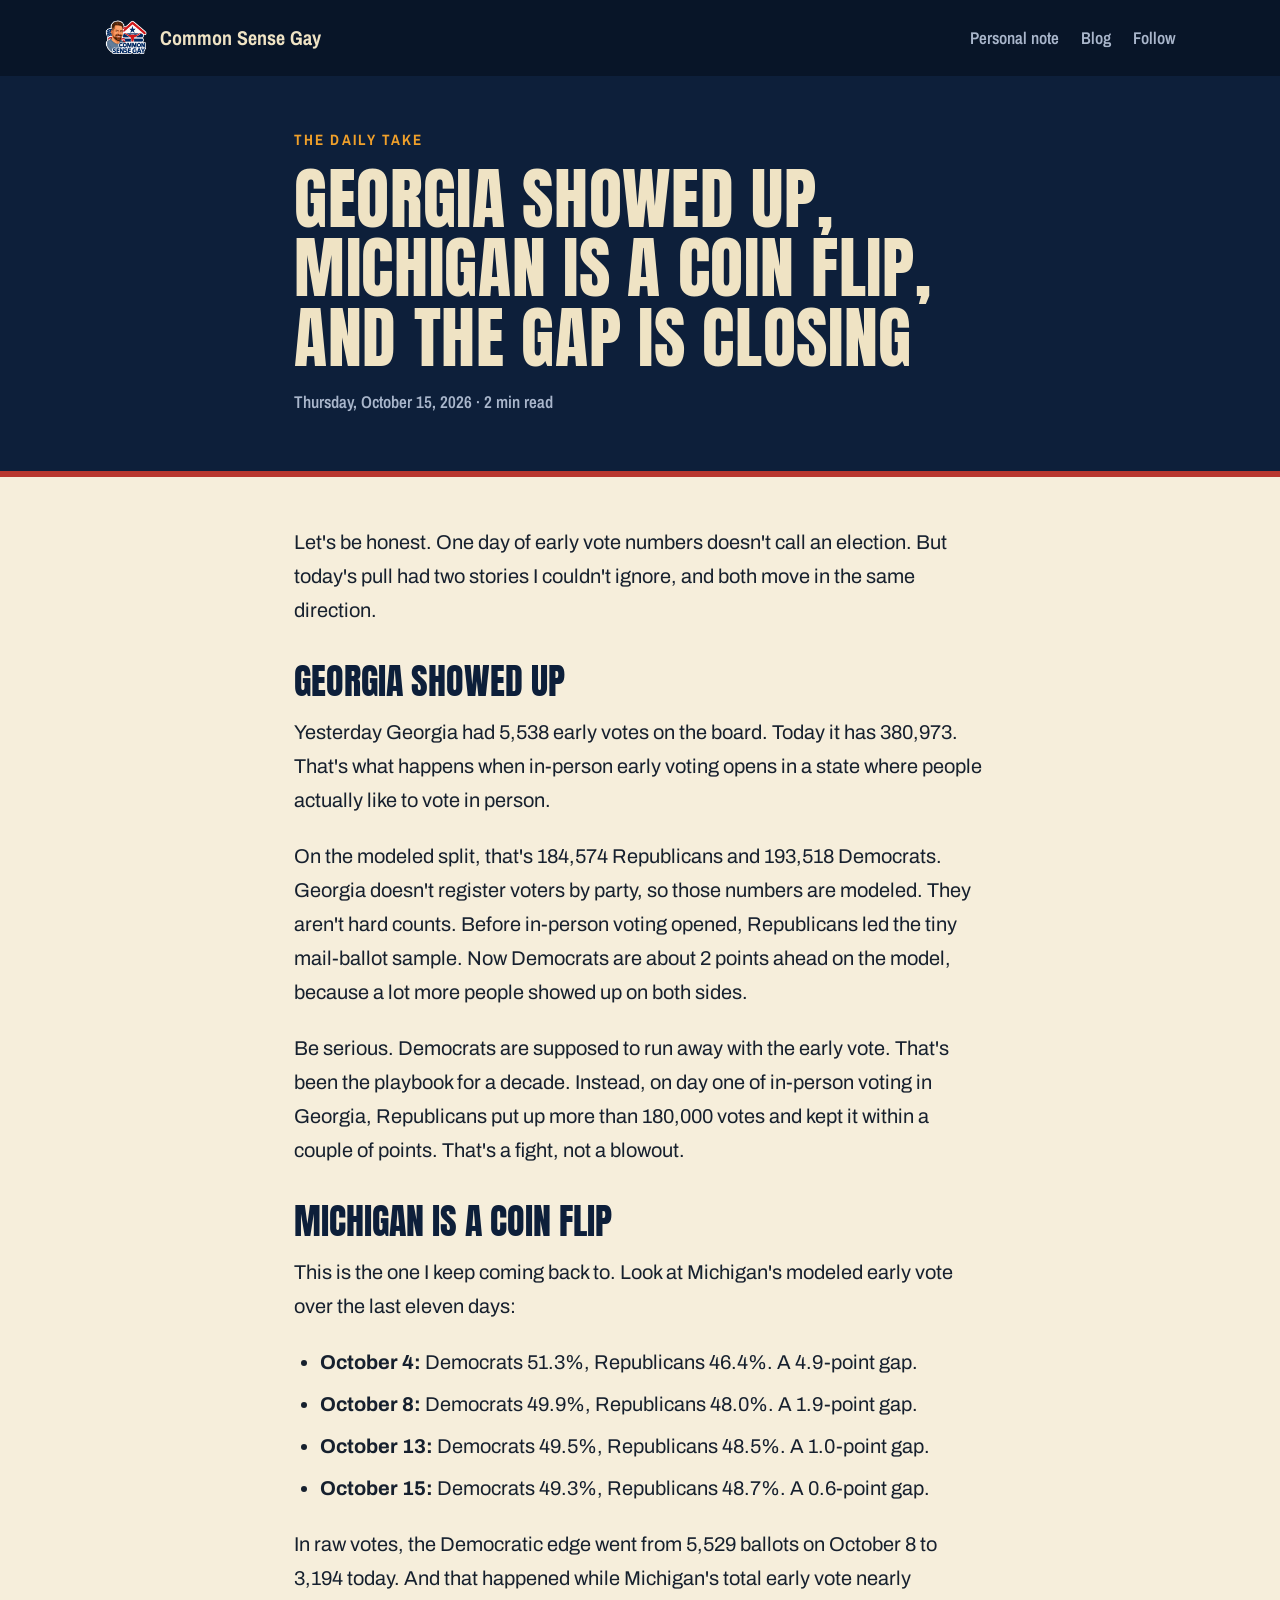
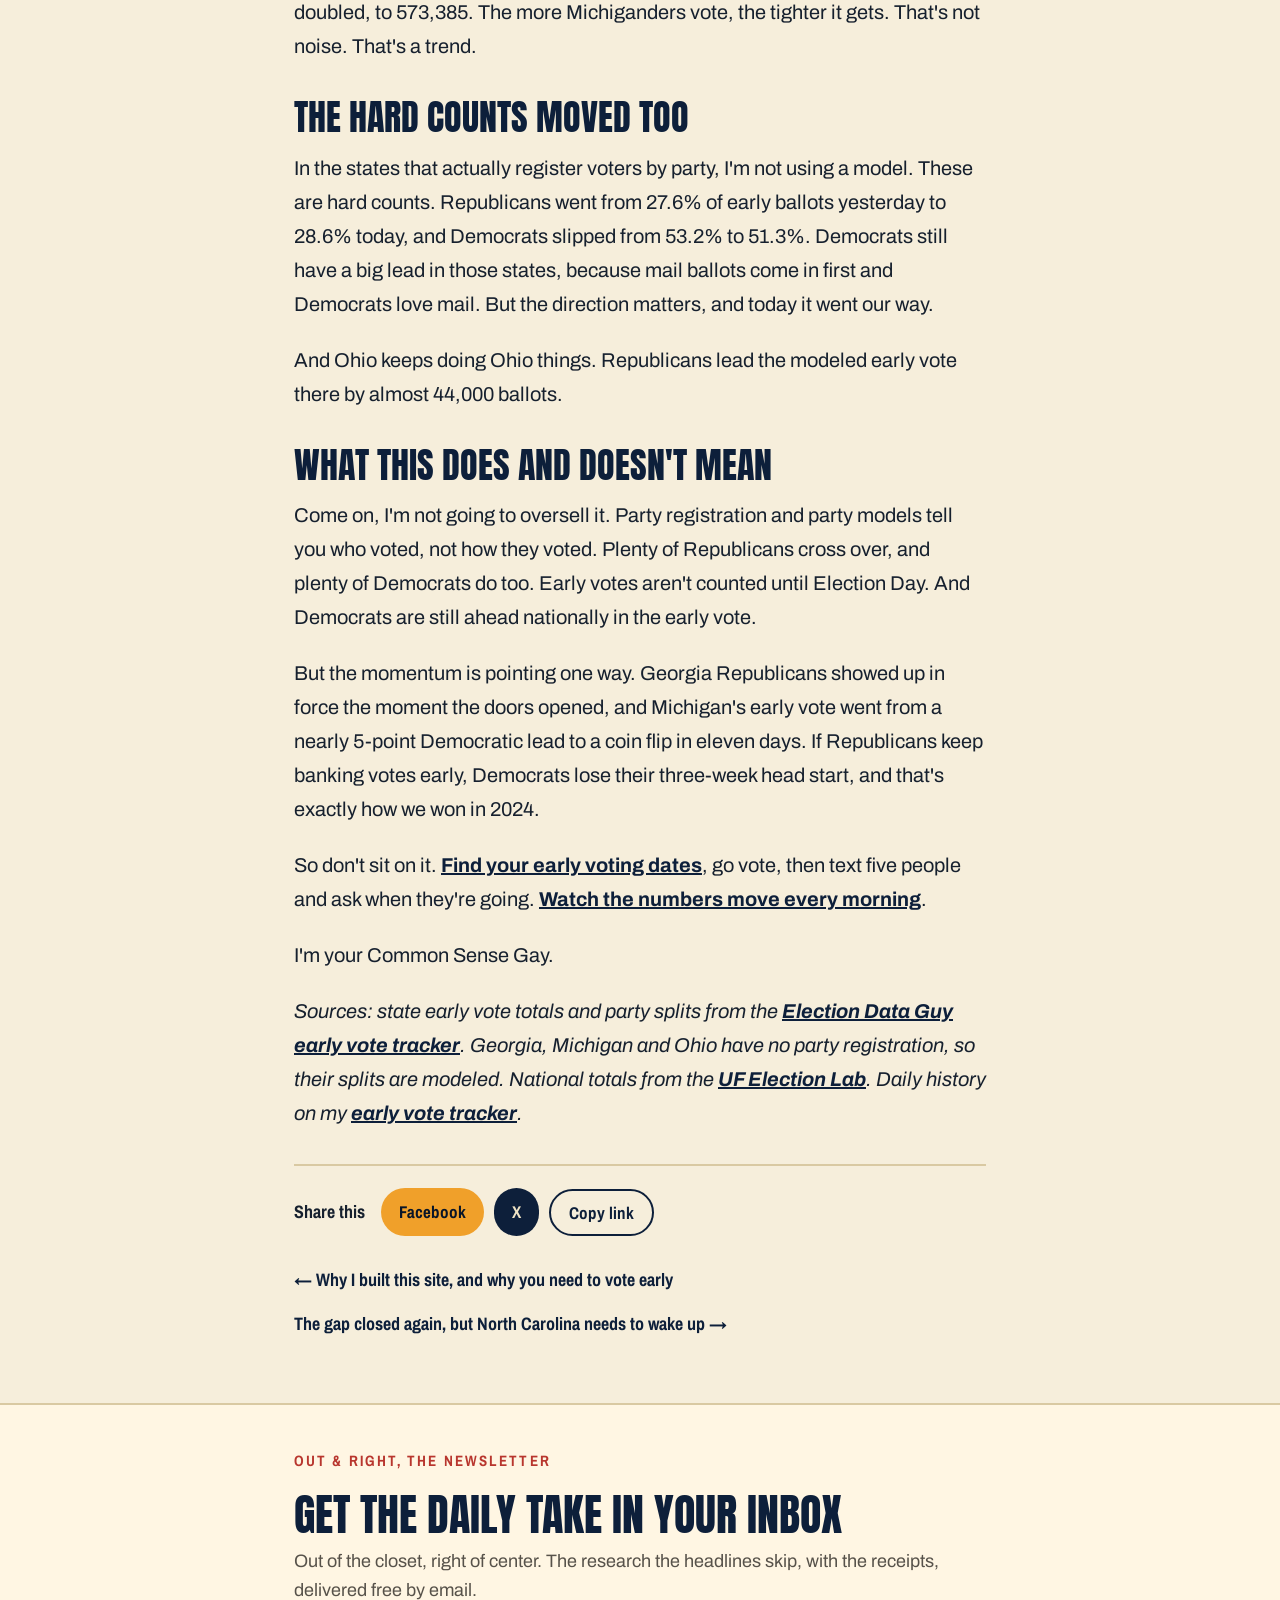
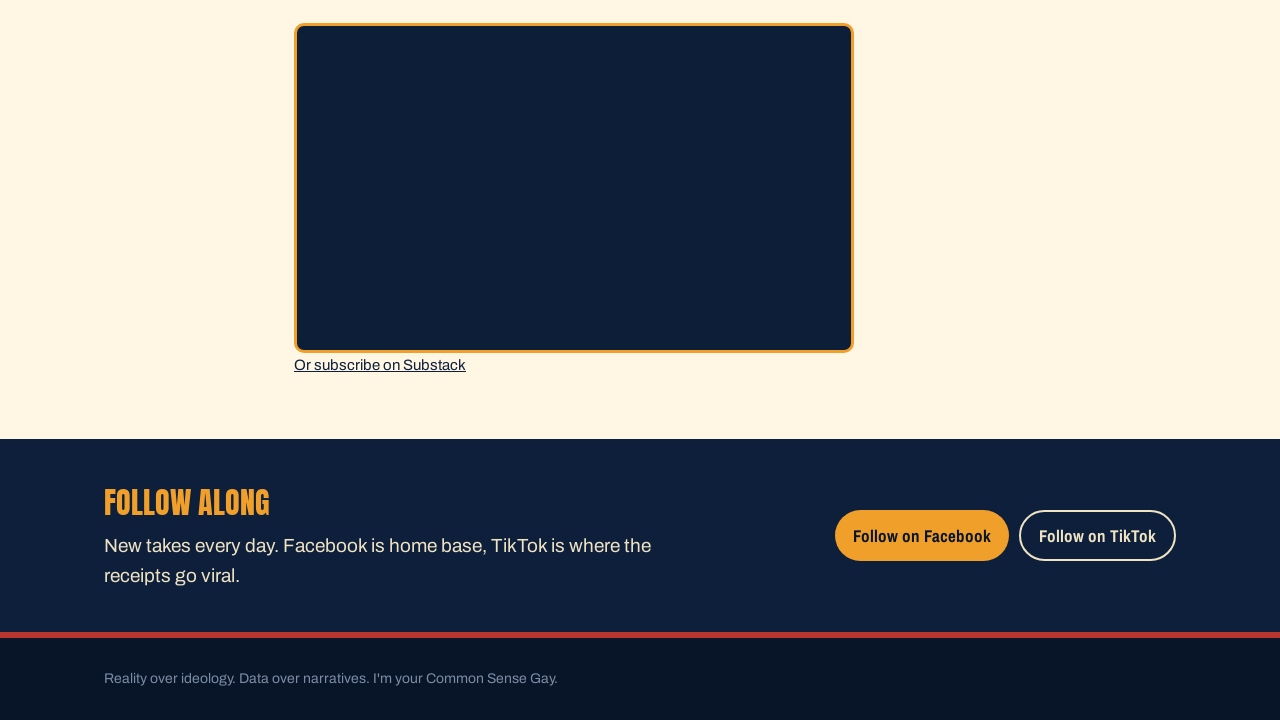
<file: blog/georgia-shows-up-michigan-tightens/index.html>
<!doctype html>
<html lang="en">
<head>
<!-- Google tag (gtag.js) -->
<script async src="https://www.googletagmanager.com/gtag/js?id=G-LYH4ZTMX31"></script>
<script>
  window.dataLayer = window.dataLayer || [];
  function gtag(){dataLayer.push(arguments);}
  gtag('js', new Date());

  gtag('config', 'G-LYH4ZTMX31');
</script>
<script src="/assets/track.js" defer></script>
<meta charset="utf-8">
<meta name="viewport" content="width=device-width,initial-scale=1,viewport-fit=cover">
<title>Georgia showed up, Michigan is a coin flip, and the gap is closing | Common Sense Gay</title>
<meta name="description" content="Georgia went from 5,538 early votes to almost 381,000 in one pull. Michigan&#x27;s early vote gap is down to about half a point. Here&#x27;s what the numbers actually say.">
<link rel="canonical" href="https://commonsensegay.com/blog/georgia-shows-up-michigan-tightens/">
<meta property="og:title" content="Georgia showed up, Michigan is a coin flip, and the gap is closing">
<meta property="og:description" content="Georgia went from 5,538 early votes to almost 381,000 in one pull. Michigan&#x27;s early vote gap is down to about half a point. Here&#x27;s what the numbers actually say.">
<meta property="og:type" content="article">
<meta property="og:url" content="https://commonsensegay.com/blog/georgia-shows-up-michigan-tightens/">
<meta property="og:image" content="https://commonsensegay.com/assets/og-home-v5.jpg">
<meta property="og:image:width" content="1200">
<meta property="og:image:height" content="630">
<meta property="og:site_name" content="Common Sense Gay">
<meta name="twitter:card" content="summary_large_image">
<meta name="twitter:site" content="@commonsensegay">
<meta name="twitter:image" content="https://commonsensegay.com/assets/og-home-v5.jpg">
<meta name="theme-color" content="#0d1f3a">
<link rel="icon" type="image/png" sizes="32x32" href="/favicon-32.png">
<link rel="apple-touch-icon" href="/apple-touch-icon.png">
<link rel="alternate" type="application/rss+xml" title="Common Sense Gay" href="/blog/feed.xml">
<link rel="preconnect" href="https://fonts.googleapis.com">
<link rel="preconnect" href="https://fonts.gstatic.com" crossorigin>
<link rel="stylesheet" href="https://fonts.googleapis.com/css2?family=Anton&family=Archivo:wght@400;500;700&family=Archivo+Narrow:wght@600;700&display=swap">
<style>
:root{--navy:#0d1f3a;--night:#081528;--cream:#efe3c4;--paper:#f6eedb;--sun:#f0a02a;--red:#b8362e;--mist:#a9b6cb;--ink:#16202e;--ink-soft:#57524a;--rule:#d9c9a2;
--display:"Anton",Impact,"Arial Narrow",sans-serif;--body:"Archivo",system-ui,sans-serif;--narrow:"Archivo Narrow","Arial Narrow",sans-serif}
*{box-sizing:border-box}
body{margin:0;background:var(--paper);color:var(--ink);font-family:var(--body);font-size:18px;line-height:1.6;-webkit-font-smoothing:antialiased}
img{max-width:100%;height:auto;display:block}
a{color:var(--navy)}
a:focus-visible{outline:3px solid var(--sun);outline-offset:3px}
.wrap{max-width:1120px;margin:0 auto;padding:0 24px}
.narrow{max-width:740px}
@media (max-width:600px){.wrap{padding:0 16px}}
.bar{background:var(--night)}
.bar .wrap{display:flex;align-items:center;justify-content:space-between;gap:16px;padding-top:16px;padding-bottom:16px}
.mark{display:flex;align-items:center;gap:12px;text-decoration:none;font-family:var(--narrow);font-weight:700;font-size:20px;color:var(--cream)}
.mark img{width:44px;height:44px}
.nav{display:flex;gap:22px;align-items:center;font-family:var(--narrow);font-weight:600;font-size:17px}
.nav a{text-decoration:none;color:var(--mist);white-space:nowrap}
.nav a:hover,.nav a[aria-current]{color:var(--cream)}
.nav a.ev{background:#f5a21f;color:#0c1e38;padding:4px 12px;border-radius:999px}
@media (max-width:700px){.nav a:not(.keep){display:none}}
@media (max-width:400px){.nav{gap:12px;font-size:15px}.mark{font-size:15px}}
.top{background:var(--navy);color:var(--cream);padding:52px 0 56px;border-bottom:6px solid var(--red)}
.kick{font-family:var(--narrow);font-weight:700;text-transform:uppercase;letter-spacing:.14em;font-size:15px;color:var(--sun);margin:0 0 12px}
.kick a{color:var(--sun);text-decoration:none}
h1{font-family:var(--display);font-weight:400;text-transform:uppercase;font-size:clamp(38px,5.4vw,68px);line-height:1.02;margin:0 0 16px;letter-spacing:.01em}
.lede{font-size:clamp(18px,2vw,21px);color:#d8dfeb;max-width:58ch;margin:0}
.meta{font-family:var(--narrow);font-weight:600;font-size:17px;color:var(--mist);margin:0}
main{padding:48px 0 64px}
.post{font-size:20px;line-height:1.7}
.post p{margin:0 0 22px}
.post h2,.post h3{font-family:var(--display);font-weight:400;text-transform:uppercase;color:var(--navy);line-height:1.05;margin:36px 0 14px}
.post h2{font-size:36px}.post h3{font-size:28px}
.post blockquote{margin:0 0 22px;padding:6px 0 6px 20px;border-left:5px solid var(--sun);color:#3d3a33;font-style:italic}
.post .tldr{background:#fbf5e6;border:2px solid var(--sun);border-radius:6px;padding:18px 22px 4px;margin:0 0 30px}
.post .tldr>p:first-child{font-family:var(--narrow);font-weight:700;text-transform:uppercase;letter-spacing:.12em;font-size:16px;color:var(--red);margin:0 0 8px}
.post .tldr ul{margin-bottom:14px}
.post ul,.post ol{margin:0 0 22px;padding-left:26px}
.post li{margin-bottom:8px}
.post a{font-weight:700}
.post img{border-radius:6px;margin:6px 0 22px}
.share{display:flex;flex-wrap:wrap;gap:10px;align-items:center;border-top:2px solid var(--rule);margin-top:34px;padding-top:22px}
.share b{font-family:var(--narrow);font-size:18px;margin-right:6px}
.btn{display:inline-flex;align-items:center;gap:8px;font-family:var(--narrow);font-weight:700;font-size:17px;text-decoration:none;padding:10px 18px;border-radius:999px;background:var(--navy);color:var(--cream);border:0;cursor:pointer}
.btn.fb{background:var(--sun);color:var(--night)}
.btn.alt{background:transparent;color:var(--navy);border:2px solid var(--navy)}
.list{list-style:none;margin:0;padding:0}
.list li{border-bottom:2px solid var(--rule);padding:26px 0}
.list li:first-child{padding-top:0}
.list .d{font-family:var(--narrow);font-weight:700;font-size:15px;text-transform:uppercase;letter-spacing:.1em;color:var(--red);margin:0 0 6px}
.list h2{font-family:var(--display);font-weight:400;text-transform:uppercase;font-size:clamp(28px,3.6vw,40px);line-height:1.05;margin:0 0 8px}
.list h2 a{text-decoration:none;color:var(--navy)}
.list h2 a:hover{color:var(--red)}
.list p{margin:0;color:var(--ink-soft)}
.empty{background:#fff;border:2px dashed var(--rule);border-radius:8px;padding:30px;text-align:center;color:var(--ink-soft)}
.nav2{display:flex;justify-content:space-between;gap:16px;flex-wrap:wrap;margin-top:30px;font-family:var(--narrow);font-weight:700;font-size:18px}
.nav2 a{text-decoration:none}
.cta{background:var(--navy);color:var(--cream);padding:40px 0}
.cta .wrap{display:flex;flex-wrap:wrap;gap:18px;align-items:center;justify-content:space-between}
.cta p{margin:0;font-size:19px;max-width:52ch}
.cta strong{font-family:var(--display);font-weight:400;text-transform:uppercase;font-size:30px;display:block;color:var(--sun);margin-bottom:4px}
.cta .acts{display:flex;gap:10px;flex-wrap:wrap}
.sub{background:#fff6e3;border-top:2px solid var(--rule);padding:44px 0}.sub h2{font-family:var(--display);font-weight:400;text-transform:uppercase;font-size:clamp(30px,4vw,44px);color:var(--navy);margin:0 0 10px;line-height:1.05}.sub p{margin:0 0 18px;color:var(--ink-soft)}.sub-embed{display:block;width:100%;max-width:560px;height:330px;border:3px solid var(--sun);border-radius:10px;background:#0c1e38}.sub-alt{margin:10px 0 0;font-size:15px}.btn.sub-btn{background:var(--red);color:#fff;font-size:19px;padding:13px 24px}
footer{background:var(--night);color:#7d8ca5;padding:30px 0;font-size:14px;border-top:6px solid var(--red)}
</style>
<script type="application/ld+json">{"@context": "https://schema.org", "@type": "BlogPosting", "headline": "Georgia showed up, Michigan is a coin flip, and the gap is closing", "description": "Georgia went from 5,538 early votes to almost 381,000 in one pull. Michigan's early vote gap is down to about half a point. Here's what the numbers actually say.", "datePublished": "2026-10-15", "dateModified": "2026-10-15", "mainEntityOfPage": "https://commonsensegay.com/blog/georgia-shows-up-michigan-tightens/", "image": "https://commonsensegay.com/assets/og-home-v5.jpg", "author": {"@type": "Organization", "name": "Common Sense Gay", "url": "https://commonsensegay.com/"}, "publisher": {"@type": "Organization", "name": "Common Sense Gay", "logo": {"@type": "ImageObject", "url": "https://commonsensegay.com/assets/logo.png"}}}</script>
</head>
<body>
<header class="bar">
  <div class="wrap">
    <a class="mark" href="/"><img src="/assets/logo.png" alt="" width="44" height="44">Common Sense Gay</a>
    <nav class="nav" aria-label="Main">
      <a class="keep" href="/#note">Personal note</a>
      <a class="keep" href="/blog/">Blog</a>
      <a class="keep" href="/#follow">Follow</a>
    </nav>
  </div>
</header>
<div class="top"><div class="wrap narrow"><p class="kick"><a href="/blog/">The Daily Take</a></p><h1>Georgia showed up, Michigan is a coin flip, and the gap is closing</h1><p class="meta">Thursday, October 15, 2026 · 2 min read</p></div></div><main><div class="wrap narrow"><article class="post"><p>Let's be honest. One day of early vote numbers doesn't call an election. But today's pull had two stories I couldn't ignore, and both move in the same direction.</p>
<h2>Georgia showed up</h2>
<p>Yesterday Georgia had 5,538 early votes on the board. Today it has 380,973. That's what happens when in-person early voting opens in a state where people actually like to vote in person.</p>
<p>On the modeled split, that's 184,574 Republicans and 193,518 Democrats. Georgia doesn't register voters by party, so those numbers are modeled. They aren't hard counts. Before in-person voting opened, Republicans led the tiny mail-ballot sample. Now Democrats are about 2 points ahead on the model, because a lot more people showed up on both sides.</p>
<p>Be serious. Democrats are supposed to run away with the early vote. That's been the playbook for a decade. Instead, on day one of in-person voting in Georgia, Republicans put up more than 180,000 votes and kept it within a couple of points. That's a fight, not a blowout.</p>
<h2>Michigan is a coin flip</h2>
<p>This is the one I keep coming back to. Look at Michigan's modeled early vote over the last eleven days:</p>
<ul>
<li><strong>October 4:</strong> Democrats 51.3%, Republicans 46.4%. A 4.9-point gap.</li>
<li><strong>October 8:</strong> Democrats 49.9%, Republicans 48.0%. A 1.9-point gap.</li>
<li><strong>October 13:</strong> Democrats 49.5%, Republicans 48.5%. A 1.0-point gap.</li>
<li><strong>October 15:</strong> Democrats 49.3%, Republicans 48.7%. A 0.6-point gap.</li>
</ul>
<p>In raw votes, the Democratic edge went from 5,529 ballots on October 8 to 3,194 today. And that happened while Michigan's total early vote nearly doubled, to 573,385. The more Michiganders vote, the tighter it gets. That's not noise. That's a trend.</p>
<h2>The hard counts moved too</h2>
<p>In the states that actually register voters by party, I'm not using a model. These are hard counts. Republicans went from 27.6% of early ballots yesterday to 28.6% today, and Democrats slipped from 53.2% to 51.3%. Democrats still have a big lead in those states, because mail ballots come in first and Democrats love mail. But the direction matters, and today it went our way.</p>
<p>And Ohio keeps doing Ohio things. Republicans lead the modeled early vote there by almost 44,000 ballots.</p>
<h2>What this does and doesn't mean</h2>
<p>Come on, I'm not going to oversell it. Party registration and party models tell you who voted, not how they voted. Plenty of Republicans cross over, and plenty of Democrats do too. Early votes aren't counted until Election Day. And Democrats are still ahead nationally in the early vote.</p>
<p>But the momentum is pointing one way. Georgia Republicans showed up in force the moment the doors opened, and Michigan's early vote went from a nearly 5-point Democratic lead to a coin flip in eleven days. If Republicans keep banking votes early, Democrats lose their three-week head start, and that's exactly how we won in 2024.</p>
<p>So don't sit on it. <a href="/vote/">Find your early voting dates</a>, go vote, then text five people and ask when they're going. <a href="/early-vote/">Watch the numbers move every morning</a>.</p>
<p>I'm your Common Sense Gay.</p>
<p><em>Sources: state early vote totals and party splits from the <a href="https://www.electiondataguy.com/early-vote-tracker" target="_blank" rel="noopener">Election Data Guy early vote tracker</a>. Georgia, Michigan and Ohio have no party registration, so their splits are modeled. National totals from the <a href="https://election.lab.ufl.edu/early-vote/2026-early-voting/" target="_blank" rel="noopener">UF Election Lab</a>. Daily history on my <a href="/early-vote/">early vote tracker</a>.</em></p></article><div class="share"><b>Share this</b><a class="btn fb" href="https://www.facebook.com/sharer/sharer.php?u=https://commonsensegay.com/blog/georgia-shows-up-michigan-tightens/" target="_blank" rel="noopener">Facebook</a><a class="btn" href="https://x.com/intent/post?url=https://commonsensegay.com/blog/georgia-shows-up-michigan-tightens/&text=Georgia showed up, Michigan is a coin flip, and the gap is closing" target="_blank" rel="noopener">X</a><button class="btn alt" type="button" onclick="navigator.clipboard&&navigator.clipboard.writeText('https://commonsensegay.com/blog/georgia-shows-up-michigan-tightens/').then(()=>{this.textContent='Link copied'})">Copy link</button></div><div class="nav2"><a href="/blog/why-i-built-this-site/">← Why I built this site, and why you need to vote early</a><a href="/blog/north-carolina-wake-up-call/">The gap closed again, but North Carolina needs to wake up →</a></div></div></main><section class="sub"><div class="wrap narrow"><p class="kick" style="color:var(--red)">Out &amp; Right, the newsletter</p><h2>Get the daily take in your inbox</h2><p>Out of the closet, right of center. The research the headlines skip, with the receipts, delivered free by email.</p><iframe class="sub-embed" src="https://commonsensegay.substack.com/embed" title="Subscribe to Out &amp; Right" loading="lazy" frameborder="0" scrolling="no"></iframe><p class="sub-alt"><a href="https://commonsensegay.substack.com/subscribe" rel="noopener">Or subscribe on Substack</a></p></div></section>
<section class="cta">
  <div class="wrap">
    <p><strong>Follow along</strong>New takes every day. Facebook is home base, TikTok is where the receipts go viral.</p>
    <div class="acts"><a class="btn fb" href="https://www.facebook.com/Commonsensegay/" rel="noopener">Follow on Facebook</a><a class="btn alt" style="color:var(--cream);border-color:var(--cream)" href="https://www.tiktok.com/@commonsensegay" rel="noopener">Follow on TikTok</a></div>
  </div>
</section>
<footer><div class="wrap">Reality over ideology. Data over narratives. I'm your Common Sense Gay.</div></footer>
</body>
</html>
</file>
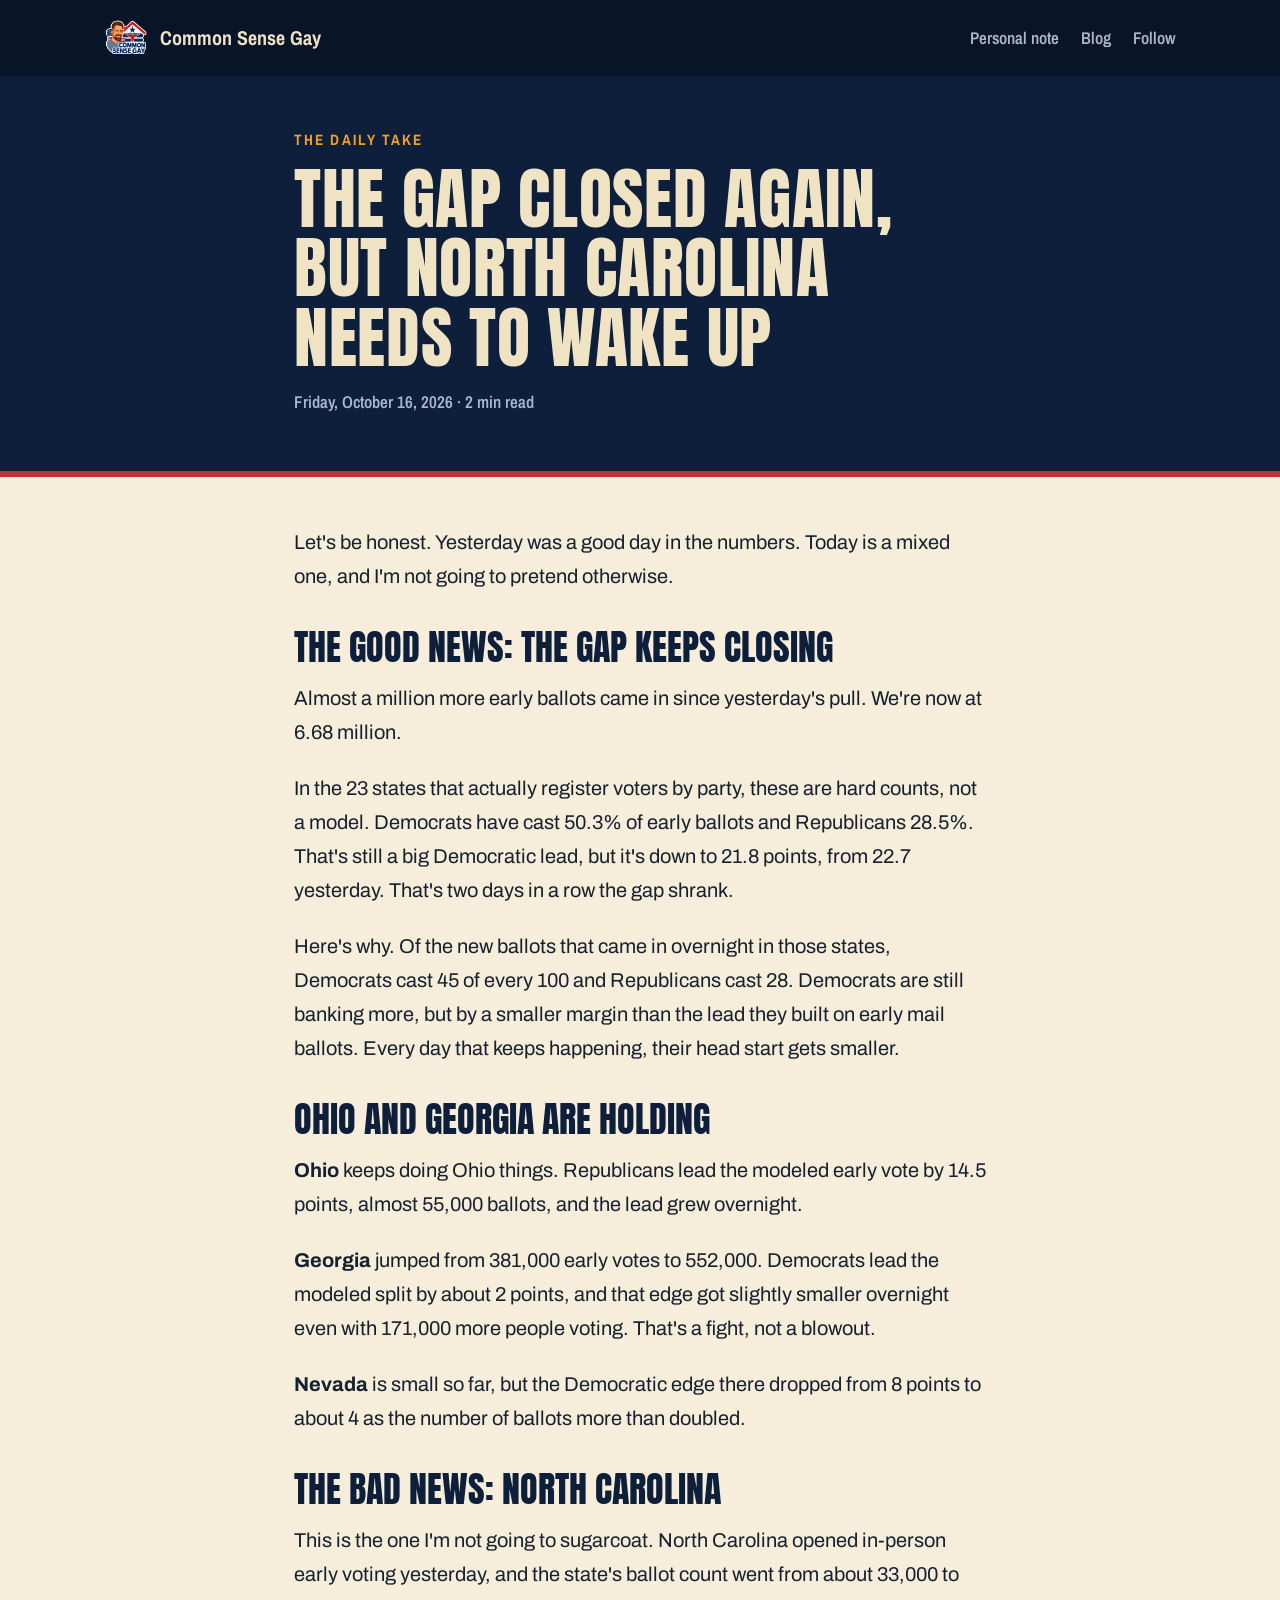
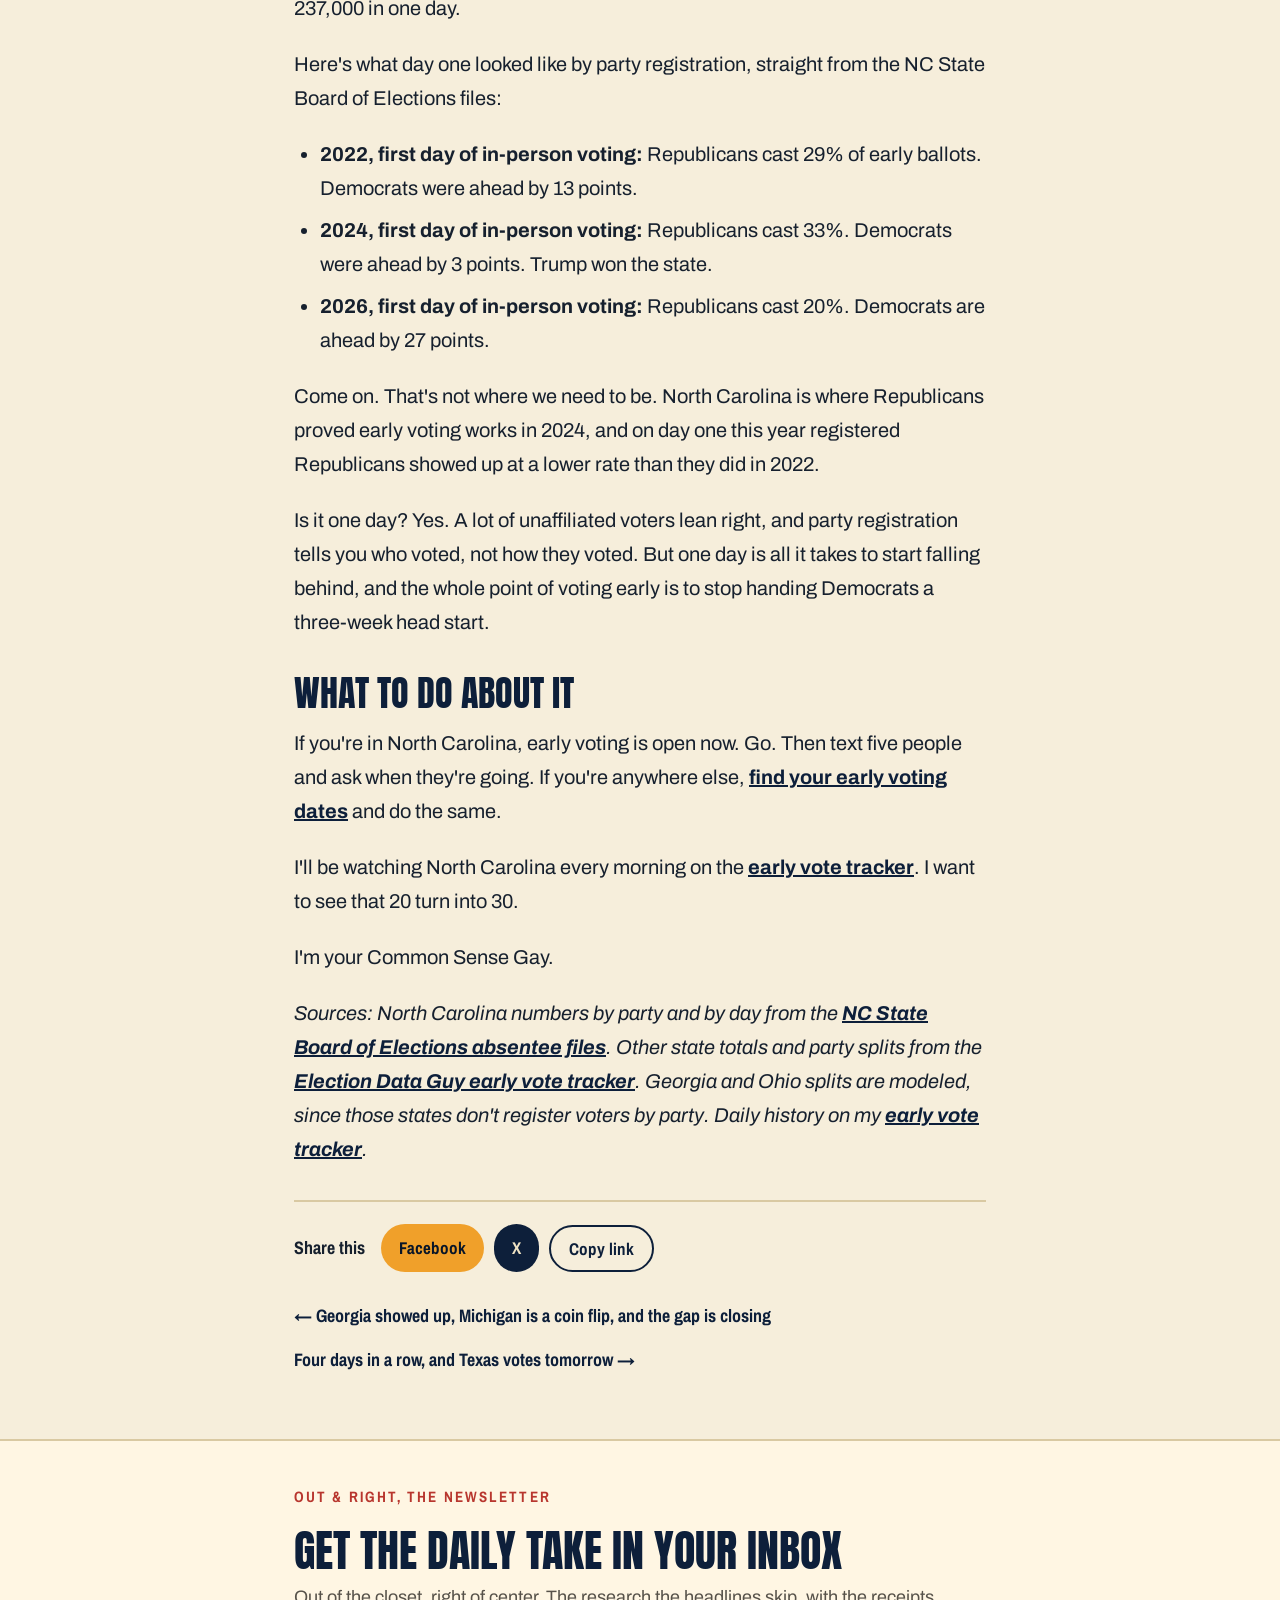
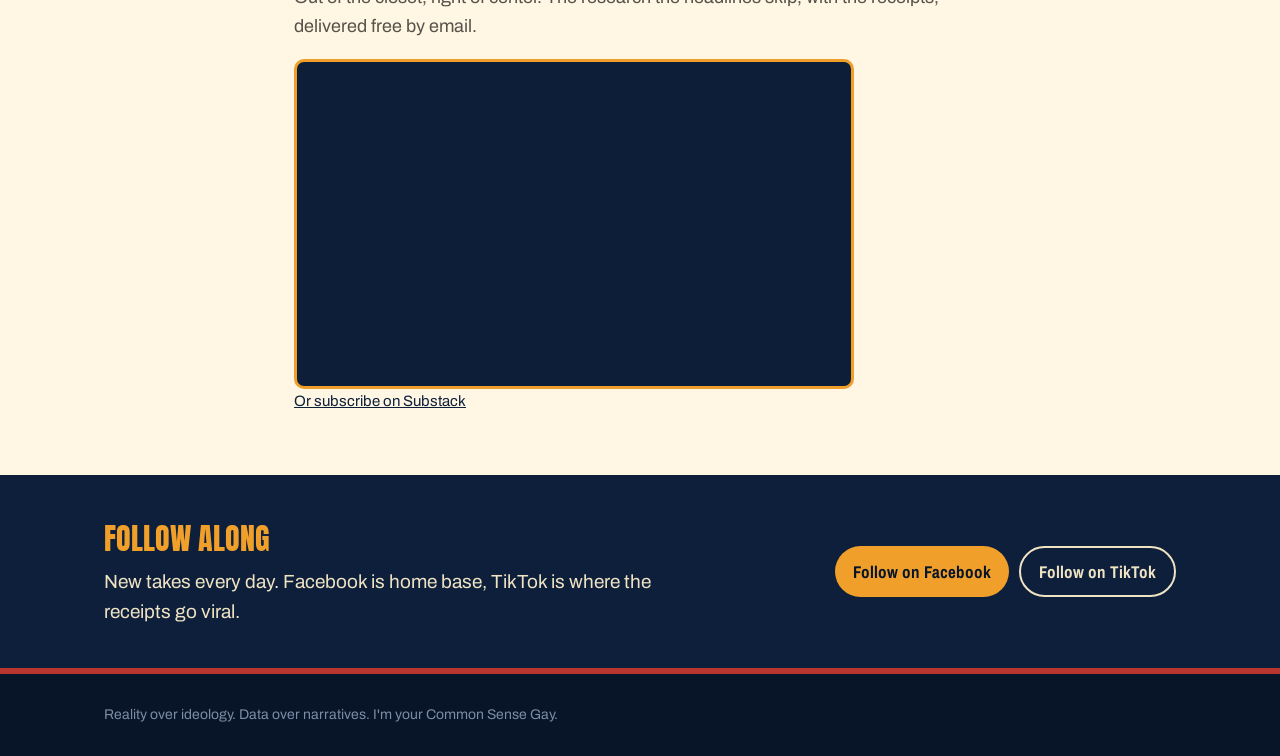
<file: blog/north-carolina-wake-up-call/index.html>
<!doctype html>
<html lang="en">
<head>
<!-- Google tag (gtag.js) -->
<script async src="https://www.googletagmanager.com/gtag/js?id=G-LYH4ZTMX31"></script>
<script>
  window.dataLayer = window.dataLayer || [];
  function gtag(){dataLayer.push(arguments);}
  gtag('js', new Date());

  gtag('config', 'G-LYH4ZTMX31');
</script>
<script src="/assets/track.js" defer></script>
<meta charset="utf-8">
<meta name="viewport" content="width=device-width,initial-scale=1,viewport-fit=cover">
<title>The gap closed again, but North Carolina needs to wake up | Common Sense Gay</title>
<meta name="description" content="Almost a million more early ballots came in overnight and the Democratic lead in the hard counts shrank again. But North Carolina&#x27;s first day of in-person voting should worry every Republican in the state.">
<link rel="canonical" href="https://commonsensegay.com/blog/north-carolina-wake-up-call/">
<meta property="og:title" content="The gap closed again, but North Carolina needs to wake up">
<meta property="og:description" content="Almost a million more early ballots came in overnight and the Democratic lead in the hard counts shrank again. But North Carolina&#x27;s first day of in-person voting should worry every Republican in the state.">
<meta property="og:type" content="article">
<meta property="og:url" content="https://commonsensegay.com/blog/north-carolina-wake-up-call/">
<meta property="og:image" content="https://commonsensegay.com/assets/og-home-v5.jpg">
<meta property="og:image:width" content="1200">
<meta property="og:image:height" content="630">
<meta property="og:site_name" content="Common Sense Gay">
<meta name="twitter:card" content="summary_large_image">
<meta name="twitter:site" content="@commonsensegay">
<meta name="twitter:image" content="https://commonsensegay.com/assets/og-home-v5.jpg">
<meta name="theme-color" content="#0d1f3a">
<link rel="icon" type="image/png" sizes="32x32" href="/favicon-32.png">
<link rel="apple-touch-icon" href="/apple-touch-icon.png">
<link rel="alternate" type="application/rss+xml" title="Common Sense Gay" href="/blog/feed.xml">
<link rel="preconnect" href="https://fonts.googleapis.com">
<link rel="preconnect" href="https://fonts.gstatic.com" crossorigin>
<link rel="stylesheet" href="https://fonts.googleapis.com/css2?family=Anton&family=Archivo:wght@400;500;700&family=Archivo+Narrow:wght@600;700&display=swap">
<style>
:root{--navy:#0d1f3a;--night:#081528;--cream:#efe3c4;--paper:#f6eedb;--sun:#f0a02a;--red:#b8362e;--mist:#a9b6cb;--ink:#16202e;--ink-soft:#57524a;--rule:#d9c9a2;
--display:"Anton",Impact,"Arial Narrow",sans-serif;--body:"Archivo",system-ui,sans-serif;--narrow:"Archivo Narrow","Arial Narrow",sans-serif}
*{box-sizing:border-box}
body{margin:0;background:var(--paper);color:var(--ink);font-family:var(--body);font-size:18px;line-height:1.6;-webkit-font-smoothing:antialiased}
img{max-width:100%;height:auto;display:block}
a{color:var(--navy)}
a:focus-visible{outline:3px solid var(--sun);outline-offset:3px}
.wrap{max-width:1120px;margin:0 auto;padding:0 24px}
.narrow{max-width:740px}
@media (max-width:600px){.wrap{padding:0 16px}}
.bar{background:var(--night)}
.bar .wrap{display:flex;align-items:center;justify-content:space-between;gap:16px;padding-top:16px;padding-bottom:16px}
.mark{display:flex;align-items:center;gap:12px;text-decoration:none;font-family:var(--narrow);font-weight:700;font-size:20px;color:var(--cream)}
.mark img{width:44px;height:44px}
.nav{display:flex;gap:22px;align-items:center;font-family:var(--narrow);font-weight:600;font-size:17px}
.nav a{text-decoration:none;color:var(--mist);white-space:nowrap}
.nav a:hover,.nav a[aria-current]{color:var(--cream)}
.nav a.ev{background:#f5a21f;color:#0c1e38;padding:4px 12px;border-radius:999px}
@media (max-width:700px){.nav a:not(.keep){display:none}}
@media (max-width:400px){.nav{gap:12px;font-size:15px}.mark{font-size:15px}}
.top{background:var(--navy);color:var(--cream);padding:52px 0 56px;border-bottom:6px solid var(--red)}
.kick{font-family:var(--narrow);font-weight:700;text-transform:uppercase;letter-spacing:.14em;font-size:15px;color:var(--sun);margin:0 0 12px}
.kick a{color:var(--sun);text-decoration:none}
h1{font-family:var(--display);font-weight:400;text-transform:uppercase;font-size:clamp(38px,5.4vw,68px);line-height:1.02;margin:0 0 16px;letter-spacing:.01em}
.lede{font-size:clamp(18px,2vw,21px);color:#d8dfeb;max-width:58ch;margin:0}
.meta{font-family:var(--narrow);font-weight:600;font-size:17px;color:var(--mist);margin:0}
main{padding:48px 0 64px}
.post{font-size:20px;line-height:1.7}
.post p{margin:0 0 22px}
.post h2,.post h3{font-family:var(--display);font-weight:400;text-transform:uppercase;color:var(--navy);line-height:1.05;margin:36px 0 14px}
.post h2{font-size:36px}.post h3{font-size:28px}
.post blockquote{margin:0 0 22px;padding:6px 0 6px 20px;border-left:5px solid var(--sun);color:#3d3a33;font-style:italic}
.post .tldr{background:#fbf5e6;border:2px solid var(--sun);border-radius:6px;padding:18px 22px 4px;margin:0 0 30px}
.post .tldr>p:first-child{font-family:var(--narrow);font-weight:700;text-transform:uppercase;letter-spacing:.12em;font-size:16px;color:var(--red);margin:0 0 8px}
.post .tldr ul{margin-bottom:14px}
.post ul,.post ol{margin:0 0 22px;padding-left:26px}
.post li{margin-bottom:8px}
.post a{font-weight:700}
.post img{border-radius:6px;margin:6px 0 22px}
.share{display:flex;flex-wrap:wrap;gap:10px;align-items:center;border-top:2px solid var(--rule);margin-top:34px;padding-top:22px}
.share b{font-family:var(--narrow);font-size:18px;margin-right:6px}
.btn{display:inline-flex;align-items:center;gap:8px;font-family:var(--narrow);font-weight:700;font-size:17px;text-decoration:none;padding:10px 18px;border-radius:999px;background:var(--navy);color:var(--cream);border:0;cursor:pointer}
.btn.fb{background:var(--sun);color:var(--night)}
.btn.alt{background:transparent;color:var(--navy);border:2px solid var(--navy)}
.list{list-style:none;margin:0;padding:0}
.list li{border-bottom:2px solid var(--rule);padding:26px 0}
.list li:first-child{padding-top:0}
.list .d{font-family:var(--narrow);font-weight:700;font-size:15px;text-transform:uppercase;letter-spacing:.1em;color:var(--red);margin:0 0 6px}
.list h2{font-family:var(--display);font-weight:400;text-transform:uppercase;font-size:clamp(28px,3.6vw,40px);line-height:1.05;margin:0 0 8px}
.list h2 a{text-decoration:none;color:var(--navy)}
.list h2 a:hover{color:var(--red)}
.list p{margin:0;color:var(--ink-soft)}
.empty{background:#fff;border:2px dashed var(--rule);border-radius:8px;padding:30px;text-align:center;color:var(--ink-soft)}
.nav2{display:flex;justify-content:space-between;gap:16px;flex-wrap:wrap;margin-top:30px;font-family:var(--narrow);font-weight:700;font-size:18px}
.nav2 a{text-decoration:none}
.cta{background:var(--navy);color:var(--cream);padding:40px 0}
.cta .wrap{display:flex;flex-wrap:wrap;gap:18px;align-items:center;justify-content:space-between}
.cta p{margin:0;font-size:19px;max-width:52ch}
.cta strong{font-family:var(--display);font-weight:400;text-transform:uppercase;font-size:30px;display:block;color:var(--sun);margin-bottom:4px}
.cta .acts{display:flex;gap:10px;flex-wrap:wrap}
.sub{background:#fff6e3;border-top:2px solid var(--rule);padding:44px 0}.sub h2{font-family:var(--display);font-weight:400;text-transform:uppercase;font-size:clamp(30px,4vw,44px);color:var(--navy);margin:0 0 10px;line-height:1.05}.sub p{margin:0 0 18px;color:var(--ink-soft)}.sub-embed{display:block;width:100%;max-width:560px;height:330px;border:3px solid var(--sun);border-radius:10px;background:#0c1e38}.sub-alt{margin:10px 0 0;font-size:15px}.btn.sub-btn{background:var(--red);color:#fff;font-size:19px;padding:13px 24px}
footer{background:var(--night);color:#7d8ca5;padding:30px 0;font-size:14px;border-top:6px solid var(--red)}
</style>
<script type="application/ld+json">{"@context": "https://schema.org", "@type": "BlogPosting", "headline": "The gap closed again, but North Carolina needs to wake up", "description": "Almost a million more early ballots came in overnight and the Democratic lead in the hard counts shrank again. But North Carolina's first day of in-person voting should worry every Republican in the state.", "datePublished": "2026-10-16", "dateModified": "2026-10-16", "mainEntityOfPage": "https://commonsensegay.com/blog/north-carolina-wake-up-call/", "image": "https://commonsensegay.com/assets/og-home-v5.jpg", "author": {"@type": "Organization", "name": "Common Sense Gay", "url": "https://commonsensegay.com/"}, "publisher": {"@type": "Organization", "name": "Common Sense Gay", "logo": {"@type": "ImageObject", "url": "https://commonsensegay.com/assets/logo.png"}}}</script>
</head>
<body>
<header class="bar">
  <div class="wrap">
    <a class="mark" href="/"><img src="/assets/logo.png" alt="" width="44" height="44">Common Sense Gay</a>
    <nav class="nav" aria-label="Main">
      <a class="keep" href="/#note">Personal note</a>
      <a class="keep" href="/blog/">Blog</a>
      <a class="keep" href="/#follow">Follow</a>
    </nav>
  </div>
</header>
<div class="top"><div class="wrap narrow"><p class="kick"><a href="/blog/">The Daily Take</a></p><h1>The gap closed again, but North Carolina needs to wake up</h1><p class="meta">Friday, October 16, 2026 · 2 min read</p></div></div><main><div class="wrap narrow"><article class="post"><p>Let's be honest. Yesterday was a good day in the numbers. Today is a mixed one, and I'm not going to pretend otherwise.</p>
<h2>The good news: the gap keeps closing</h2>
<p>Almost a million more early ballots came in since yesterday's pull. We're now at 6.68 million.</p>
<p>In the 23 states that actually register voters by party, these are hard counts, not a model. Democrats have cast 50.3% of early ballots and Republicans 28.5%. That's still a big Democratic lead, but it's down to 21.8 points, from 22.7 yesterday. That's two days in a row the gap shrank.</p>
<p>Here's why. Of the new ballots that came in overnight in those states, Democrats cast 45 of every 100 and Republicans cast 28. Democrats are still banking more, but by a smaller margin than the lead they built on early mail ballots. Every day that keeps happening, their head start gets smaller.</p>
<h2>Ohio and Georgia are holding</h2>
<p><strong>Ohio</strong> keeps doing Ohio things. Republicans lead the modeled early vote by 14.5 points, almost 55,000 ballots, and the lead grew overnight.</p>
<p><strong>Georgia</strong> jumped from 381,000 early votes to 552,000. Democrats lead the modeled split by about 2 points, and that edge got slightly smaller overnight even with 171,000 more people voting. That's a fight, not a blowout.</p>
<p><strong>Nevada</strong> is small so far, but the Democratic edge there dropped from 8 points to about 4 as the number of ballots more than doubled.</p>
<h2>The bad news: North Carolina</h2>
<p>This is the one I'm not going to sugarcoat. North Carolina opened in-person early voting yesterday, and the state's ballot count went from about 33,000 to 237,000 in one day.</p>
<p>Here's what day one looked like by party registration, straight from the NC State Board of Elections files:</p>
<ul>
<li><strong>2022, first day of in-person voting:</strong> Republicans cast 29% of early ballots. Democrats were ahead by 13 points.</li>
<li><strong>2024, first day of in-person voting:</strong> Republicans cast 33%. Democrats were ahead by 3 points. Trump won the state.</li>
<li><strong>2026, first day of in-person voting:</strong> Republicans cast 20%. Democrats are ahead by 27 points.</li>
</ul>
<p>Come on. That's not where we need to be. North Carolina is where Republicans proved early voting works in 2024, and on day one this year registered Republicans showed up at a lower rate than they did in 2022.</p>
<p>Is it one day? Yes. A lot of unaffiliated voters lean right, and party registration tells you who voted, not how they voted. But one day is all it takes to start falling behind, and the whole point of voting early is to stop handing Democrats a three-week head start.</p>
<h2>What to do about it</h2>
<p>If you're in North Carolina, early voting is open now. Go. Then text five people and ask when they're going. If you're anywhere else, <a href="/vote/">find your early voting dates</a> and do the same.</p>
<p>I'll be watching North Carolina every morning on the <a href="/early-vote/">early vote tracker</a>. I want to see that 20 turn into 30.</p>
<p>I'm your Common Sense Gay.</p>
<p><em>Sources: North Carolina numbers by party and by day from the <a href="https://dl.ncsbe.gov/?prefix=ENRS/" target="_blank" rel="noopener">NC State Board of Elections absentee files</a>. Other state totals and party splits from the <a href="https://www.electiondataguy.com/early-vote-tracker" target="_blank" rel="noopener">Election Data Guy early vote tracker</a>. Georgia and Ohio splits are modeled, since those states don't register voters by party. Daily history on my <a href="/early-vote/">early vote tracker</a>.</em></p></article><div class="share"><b>Share this</b><a class="btn fb" href="https://www.facebook.com/sharer/sharer.php?u=https://commonsensegay.com/blog/north-carolina-wake-up-call/" target="_blank" rel="noopener">Facebook</a><a class="btn" href="https://x.com/intent/post?url=https://commonsensegay.com/blog/north-carolina-wake-up-call/&text=The gap closed again, but North Carolina needs to wake up" target="_blank" rel="noopener">X</a><button class="btn alt" type="button" onclick="navigator.clipboard&&navigator.clipboard.writeText('https://commonsensegay.com/blog/north-carolina-wake-up-call/').then(()=>{this.textContent='Link copied'})">Copy link</button></div><div class="nav2"><a href="/blog/georgia-shows-up-michigan-tightens/">← Georgia showed up, Michigan is a coin flip, and the gap is closing</a><a href="/blog/four-days-texas-votes-tomorrow/">Four days in a row, and Texas votes tomorrow →</a></div></div></main><section class="sub"><div class="wrap narrow"><p class="kick" style="color:var(--red)">Out &amp; Right, the newsletter</p><h2>Get the daily take in your inbox</h2><p>Out of the closet, right of center. The research the headlines skip, with the receipts, delivered free by email.</p><iframe class="sub-embed" src="https://commonsensegay.substack.com/embed" title="Subscribe to Out &amp; Right" loading="lazy" frameborder="0" scrolling="no"></iframe><p class="sub-alt"><a href="https://commonsensegay.substack.com/subscribe" rel="noopener">Or subscribe on Substack</a></p></div></section>
<section class="cta">
  <div class="wrap">
    <p><strong>Follow along</strong>New takes every day. Facebook is home base, TikTok is where the receipts go viral.</p>
    <div class="acts"><a class="btn fb" href="https://www.facebook.com/Commonsensegay/" rel="noopener">Follow on Facebook</a><a class="btn alt" style="color:var(--cream);border-color:var(--cream)" href="https://www.tiktok.com/@commonsensegay" rel="noopener">Follow on TikTok</a></div>
  </div>
</section>
<footer><div class="wrap">Reality over ideology. Data over narratives. I'm your Common Sense Gay.</div></footer>
</body>
</html>
</file>
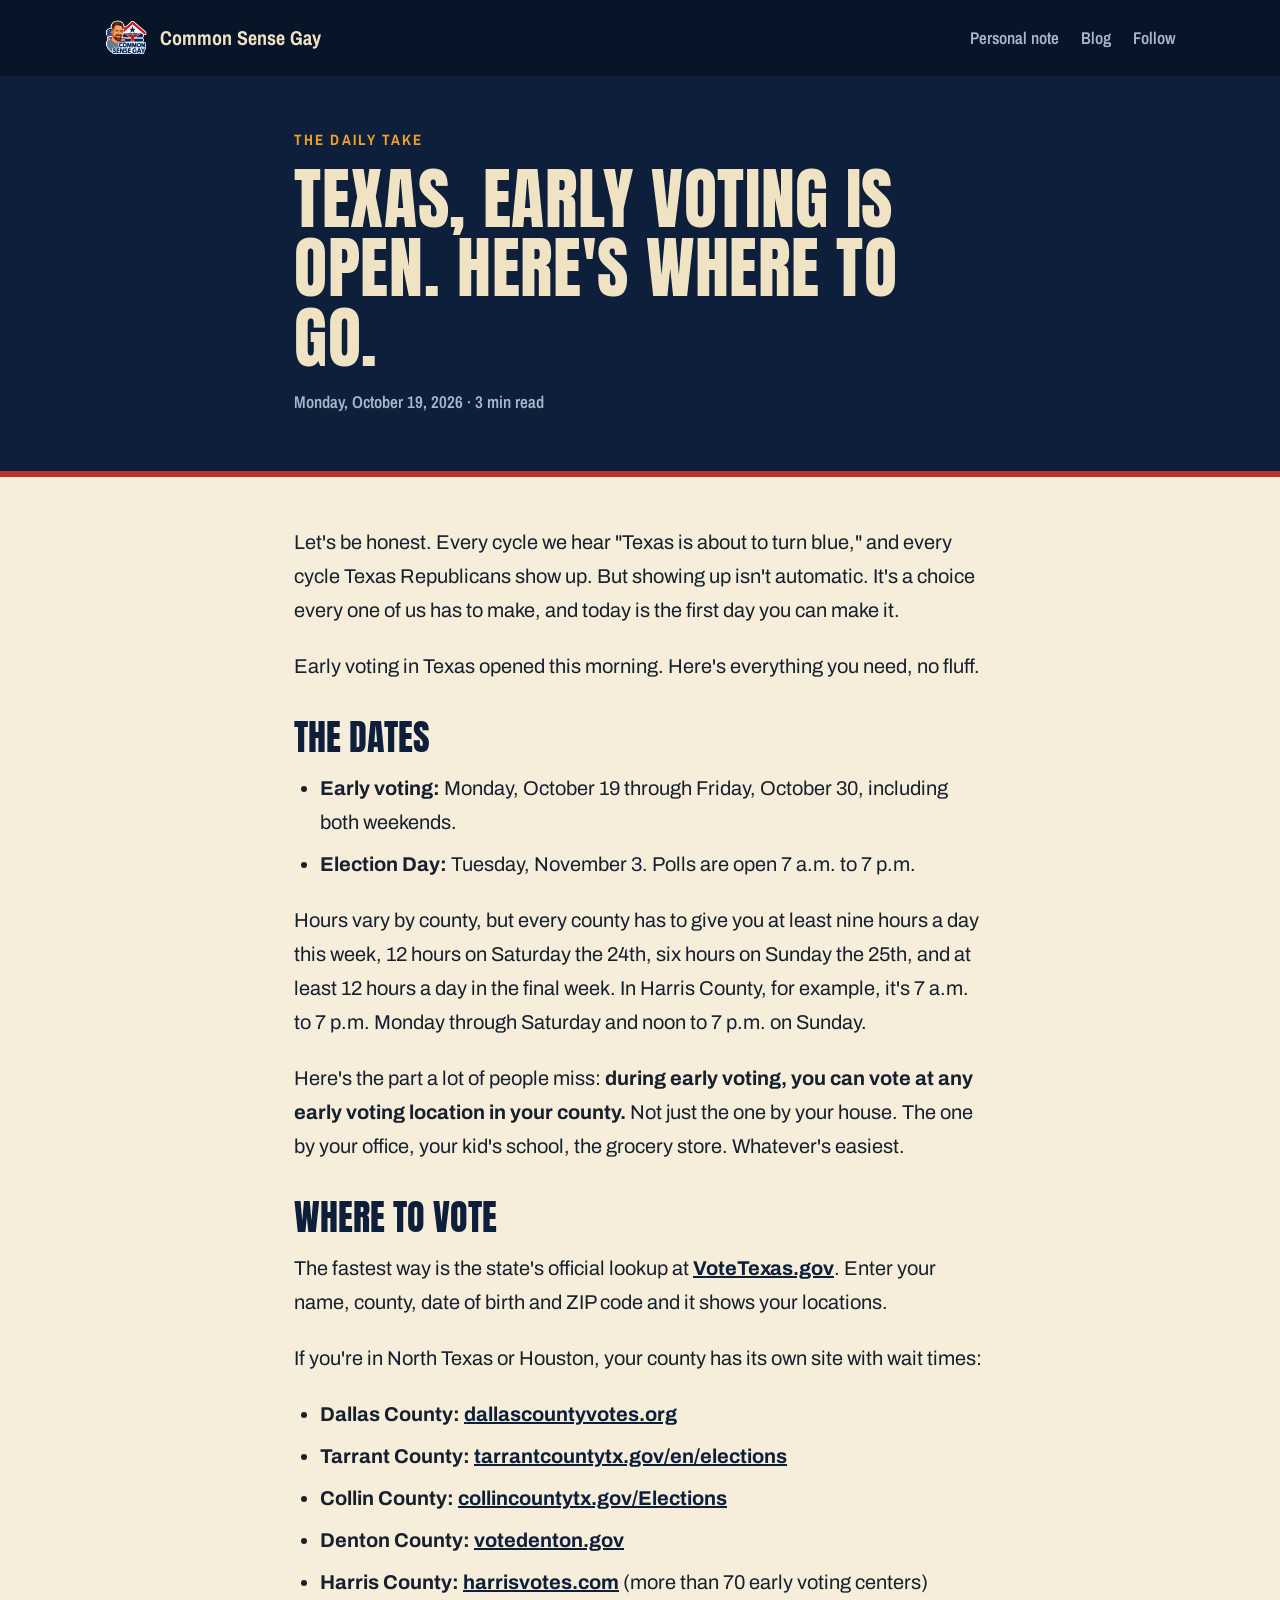
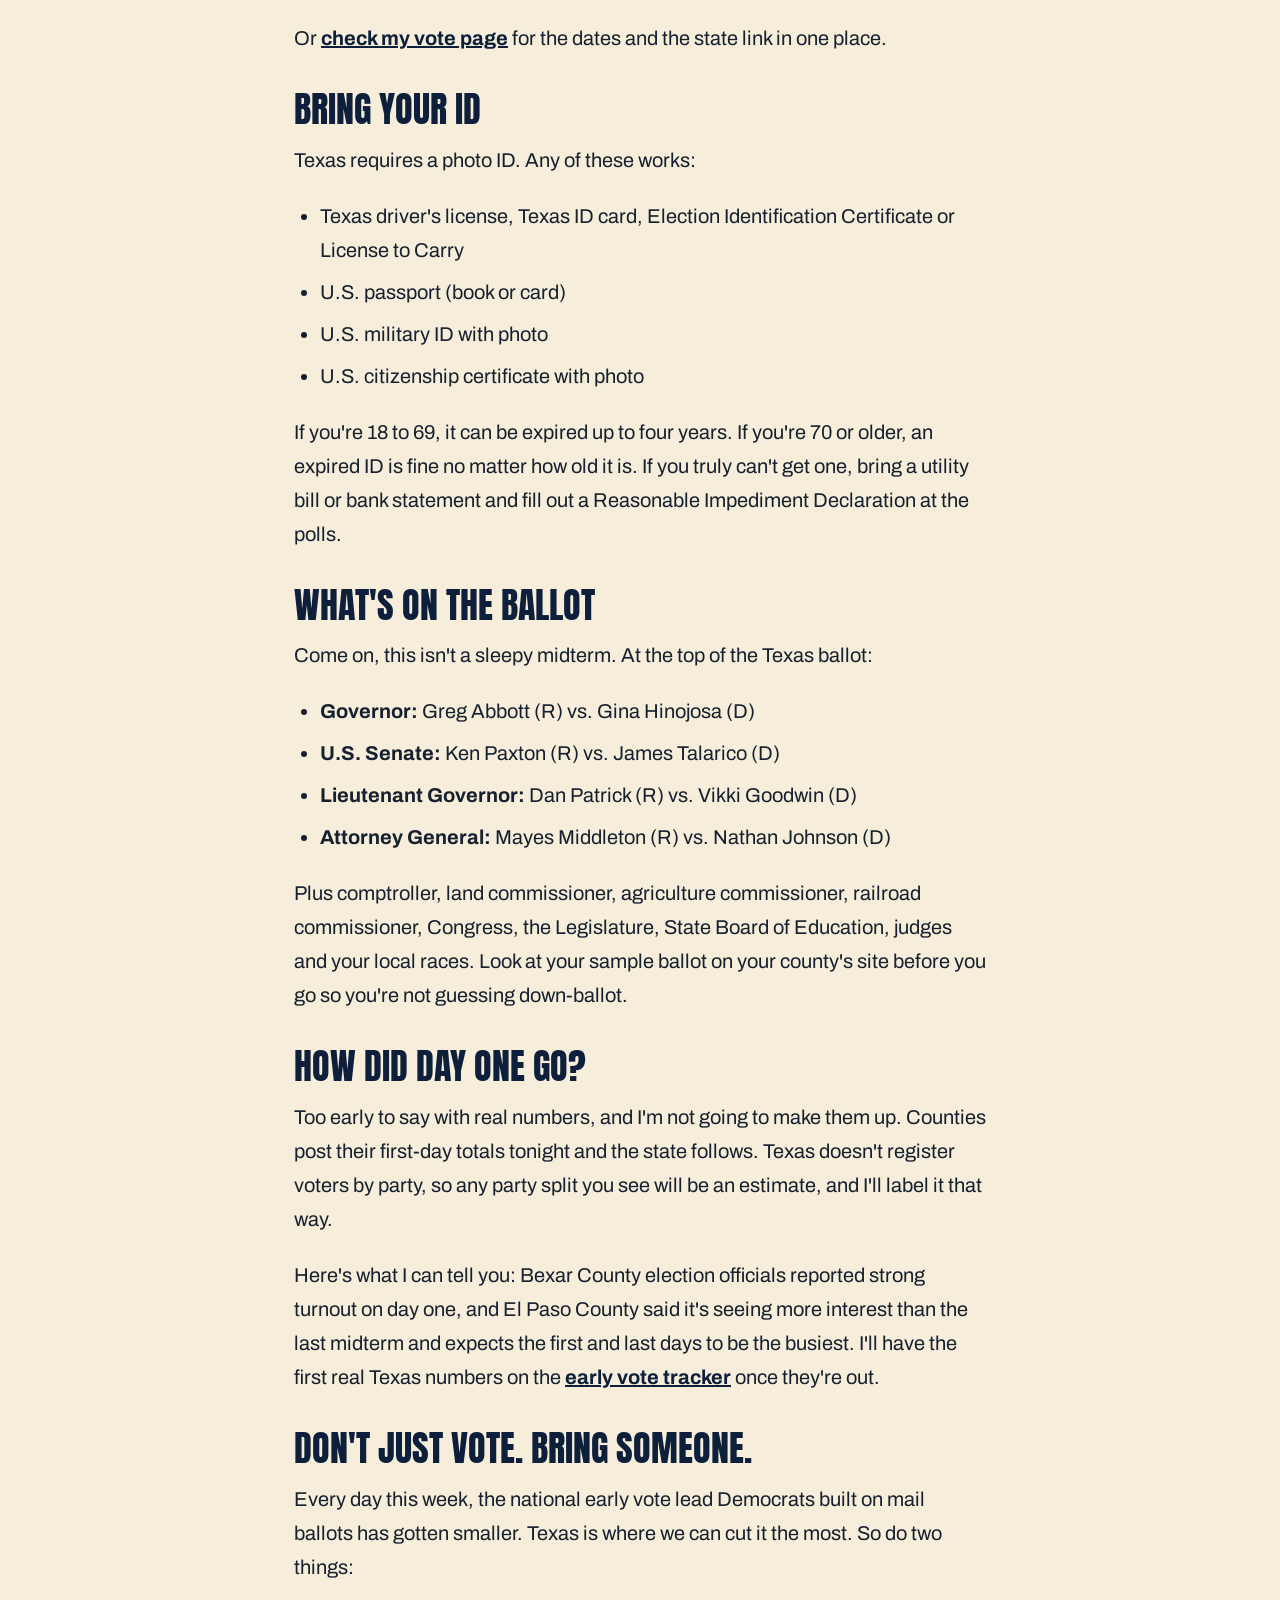
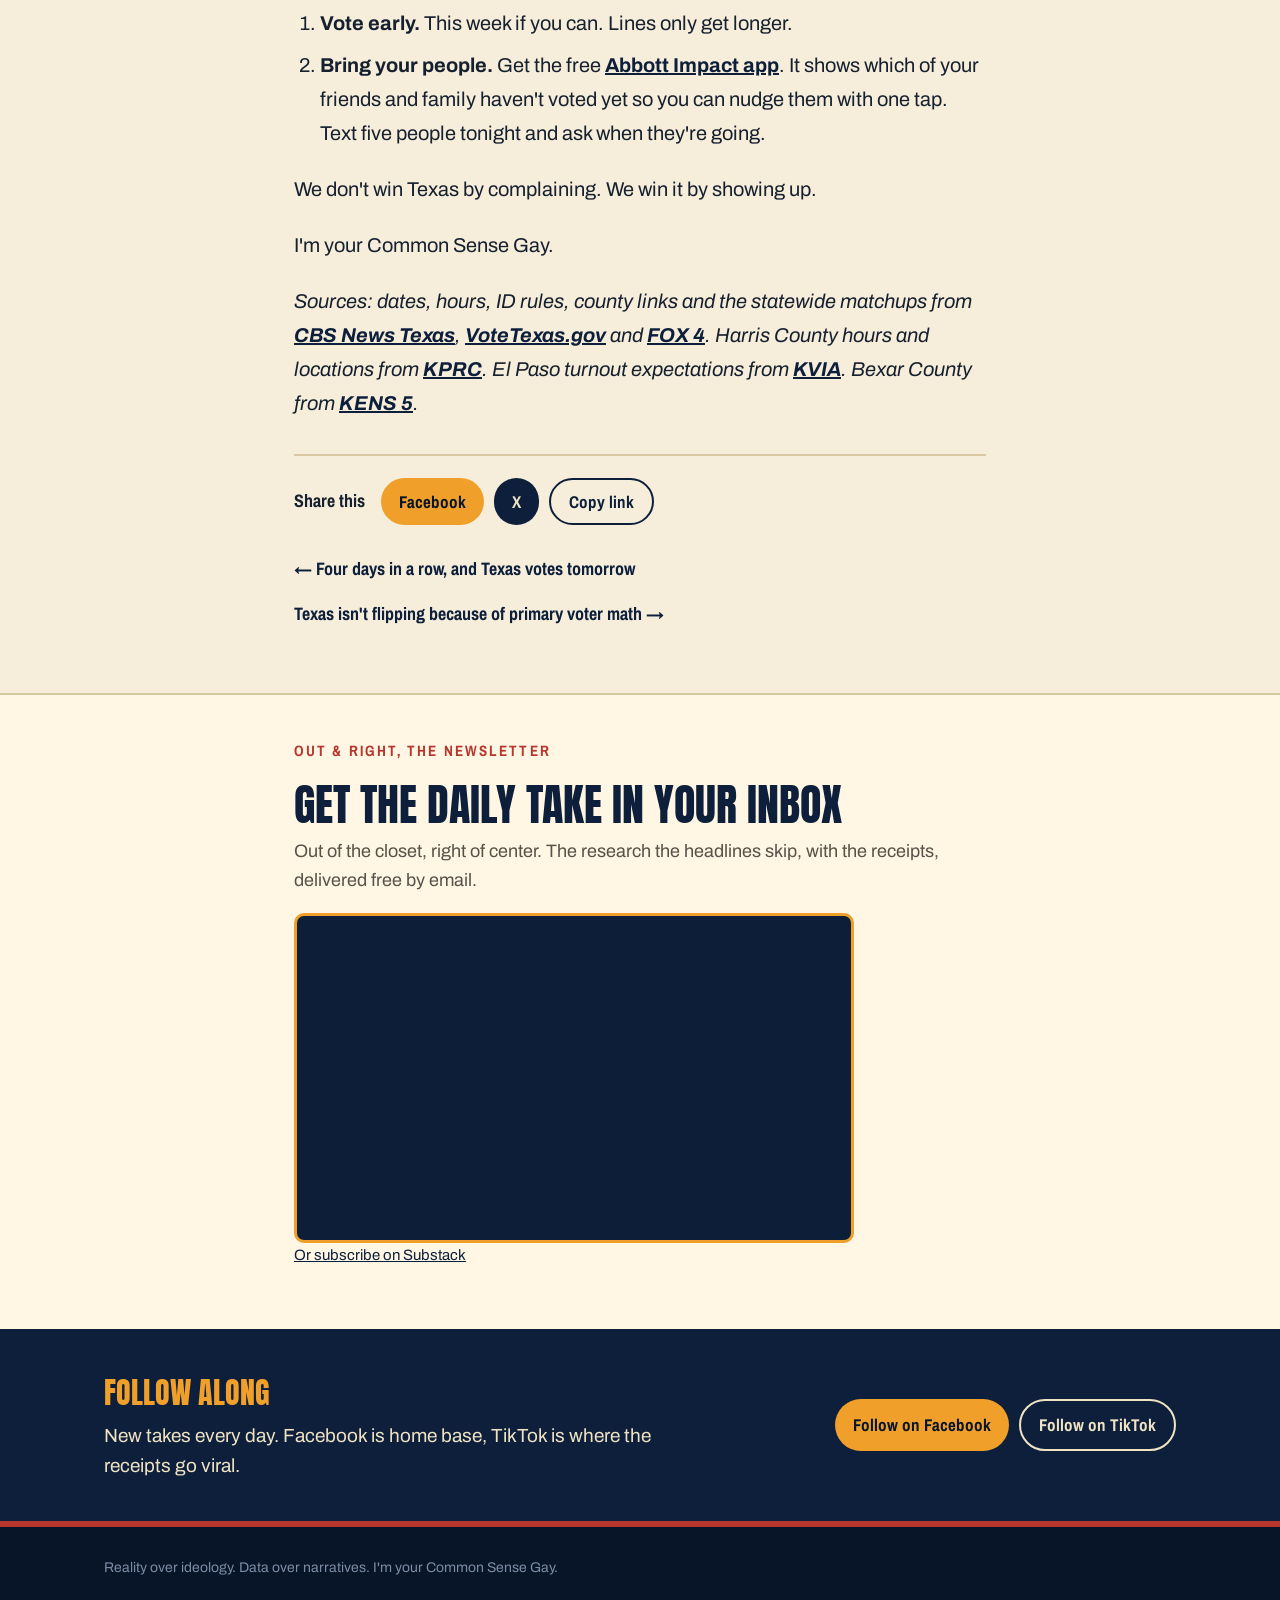
<file: blog/texas-early-voting-day-one/index.html>
<!doctype html>
<html lang="en">
<head>
<!-- Google tag (gtag.js) -->
<script async src="https://www.googletagmanager.com/gtag/js?id=G-LYH4ZTMX31"></script>
<script>
  window.dataLayer = window.dataLayer || [];
  function gtag(){dataLayer.push(arguments);}
  gtag('js', new Date());

  gtag('config', 'G-LYH4ZTMX31');
</script>
<script src="/assets/track.js" defer></script>
<meta charset="utf-8">
<meta name="viewport" content="width=device-width,initial-scale=1,viewport-fit=cover">
<title>Texas, early voting is open. Here&#x27;s where to go. | Common Sense Gay</title>
<meta name="description" content="Early voting in Texas opened this morning and runs through Friday, October 30. Here&#x27;s what&#x27;s on the ballot, what to bring, and how to find the closest place to vote in about 30 seconds.">
<link rel="canonical" href="https://commonsensegay.com/blog/texas-early-voting-day-one/">
<meta property="og:title" content="Texas, early voting is open. Here&#x27;s where to go.">
<meta property="og:description" content="Early voting in Texas opened this morning and runs through Friday, October 30. Here&#x27;s what&#x27;s on the ballot, what to bring, and how to find the closest place to vote in about 30 seconds.">
<meta property="og:type" content="article">
<meta property="og:url" content="https://commonsensegay.com/blog/texas-early-voting-day-one/">
<meta property="og:image" content="https://commonsensegay.com/assets/og-home-v5.jpg">
<meta property="og:image:width" content="1200">
<meta property="og:image:height" content="630">
<meta property="og:site_name" content="Common Sense Gay">
<meta name="twitter:card" content="summary_large_image">
<meta name="twitter:site" content="@commonsensegay">
<meta name="twitter:image" content="https://commonsensegay.com/assets/og-home-v5.jpg">
<meta name="theme-color" content="#0d1f3a">
<link rel="icon" type="image/png" sizes="32x32" href="/favicon-32.png">
<link rel="apple-touch-icon" href="/apple-touch-icon.png">
<link rel="alternate" type="application/rss+xml" title="Common Sense Gay" href="/blog/feed.xml">
<link rel="preconnect" href="https://fonts.googleapis.com">
<link rel="preconnect" href="https://fonts.gstatic.com" crossorigin>
<link rel="stylesheet" href="https://fonts.googleapis.com/css2?family=Anton&family=Archivo:wght@400;500;700&family=Archivo+Narrow:wght@600;700&display=swap">
<style>
:root{--navy:#0d1f3a;--night:#081528;--cream:#efe3c4;--paper:#f6eedb;--sun:#f0a02a;--red:#b8362e;--mist:#a9b6cb;--ink:#16202e;--ink-soft:#57524a;--rule:#d9c9a2;
--display:"Anton",Impact,"Arial Narrow",sans-serif;--body:"Archivo",system-ui,sans-serif;--narrow:"Archivo Narrow","Arial Narrow",sans-serif}
*{box-sizing:border-box}
body{margin:0;background:var(--paper);color:var(--ink);font-family:var(--body);font-size:18px;line-height:1.6;-webkit-font-smoothing:antialiased}
img{max-width:100%;height:auto;display:block}
a{color:var(--navy)}
a:focus-visible{outline:3px solid var(--sun);outline-offset:3px}
.wrap{max-width:1120px;margin:0 auto;padding:0 24px}
.narrow{max-width:740px}
@media (max-width:600px){.wrap{padding:0 16px}}
.bar{background:var(--night)}
.bar .wrap{display:flex;align-items:center;justify-content:space-between;gap:16px;padding-top:16px;padding-bottom:16px}
.mark{display:flex;align-items:center;gap:12px;text-decoration:none;font-family:var(--narrow);font-weight:700;font-size:20px;color:var(--cream)}
.mark img{width:44px;height:44px}
.nav{display:flex;gap:22px;align-items:center;font-family:var(--narrow);font-weight:600;font-size:17px}
.nav a{text-decoration:none;color:var(--mist);white-space:nowrap}
.nav a:hover,.nav a[aria-current]{color:var(--cream)}
.nav a.ev{background:#f5a21f;color:#0c1e38;padding:4px 12px;border-radius:999px}
@media (max-width:700px){.nav a:not(.keep){display:none}}
@media (max-width:400px){.nav{gap:12px;font-size:15px}.mark{font-size:15px}}
.top{background:var(--navy);color:var(--cream);padding:52px 0 56px;border-bottom:6px solid var(--red)}
.kick{font-family:var(--narrow);font-weight:700;text-transform:uppercase;letter-spacing:.14em;font-size:15px;color:var(--sun);margin:0 0 12px}
.kick a{color:var(--sun);text-decoration:none}
h1{font-family:var(--display);font-weight:400;text-transform:uppercase;font-size:clamp(38px,5.4vw,68px);line-height:1.02;margin:0 0 16px;letter-spacing:.01em}
.lede{font-size:clamp(18px,2vw,21px);color:#d8dfeb;max-width:58ch;margin:0}
.meta{font-family:var(--narrow);font-weight:600;font-size:17px;color:var(--mist);margin:0}
main{padding:48px 0 64px}
.post{font-size:20px;line-height:1.7}
.post p{margin:0 0 22px}
.post h2,.post h3{font-family:var(--display);font-weight:400;text-transform:uppercase;color:var(--navy);line-height:1.05;margin:36px 0 14px}
.post h2{font-size:36px}.post h3{font-size:28px}
.post blockquote{margin:0 0 22px;padding:6px 0 6px 20px;border-left:5px solid var(--sun);color:#3d3a33;font-style:italic}
.post .tldr{background:#fbf5e6;border:2px solid var(--sun);border-radius:6px;padding:18px 22px 4px;margin:0 0 30px}
.post .tldr>p:first-child{font-family:var(--narrow);font-weight:700;text-transform:uppercase;letter-spacing:.12em;font-size:16px;color:var(--red);margin:0 0 8px}
.post .tldr ul{margin-bottom:14px}
.post ul,.post ol{margin:0 0 22px;padding-left:26px}
.post li{margin-bottom:8px}
.post a{font-weight:700}
.post img{border-radius:6px;margin:6px 0 22px}
.share{display:flex;flex-wrap:wrap;gap:10px;align-items:center;border-top:2px solid var(--rule);margin-top:34px;padding-top:22px}
.share b{font-family:var(--narrow);font-size:18px;margin-right:6px}
.btn{display:inline-flex;align-items:center;gap:8px;font-family:var(--narrow);font-weight:700;font-size:17px;text-decoration:none;padding:10px 18px;border-radius:999px;background:var(--navy);color:var(--cream);border:0;cursor:pointer}
.btn.fb{background:var(--sun);color:var(--night)}
.btn.alt{background:transparent;color:var(--navy);border:2px solid var(--navy)}
.list{list-style:none;margin:0;padding:0}
.list li{border-bottom:2px solid var(--rule);padding:26px 0}
.list li:first-child{padding-top:0}
.list .d{font-family:var(--narrow);font-weight:700;font-size:15px;text-transform:uppercase;letter-spacing:.1em;color:var(--red);margin:0 0 6px}
.list h2{font-family:var(--display);font-weight:400;text-transform:uppercase;font-size:clamp(28px,3.6vw,40px);line-height:1.05;margin:0 0 8px}
.list h2 a{text-decoration:none;color:var(--navy)}
.list h2 a:hover{color:var(--red)}
.list p{margin:0;color:var(--ink-soft)}
.empty{background:#fff;border:2px dashed var(--rule);border-radius:8px;padding:30px;text-align:center;color:var(--ink-soft)}
.nav2{display:flex;justify-content:space-between;gap:16px;flex-wrap:wrap;margin-top:30px;font-family:var(--narrow);font-weight:700;font-size:18px}
.nav2 a{text-decoration:none}
.cta{background:var(--navy);color:var(--cream);padding:40px 0}
.cta .wrap{display:flex;flex-wrap:wrap;gap:18px;align-items:center;justify-content:space-between}
.cta p{margin:0;font-size:19px;max-width:52ch}
.cta strong{font-family:var(--display);font-weight:400;text-transform:uppercase;font-size:30px;display:block;color:var(--sun);margin-bottom:4px}
.cta .acts{display:flex;gap:10px;flex-wrap:wrap}
.sub{background:#fff6e3;border-top:2px solid var(--rule);padding:44px 0}.sub h2{font-family:var(--display);font-weight:400;text-transform:uppercase;font-size:clamp(30px,4vw,44px);color:var(--navy);margin:0 0 10px;line-height:1.05}.sub p{margin:0 0 18px;color:var(--ink-soft)}.sub-embed{display:block;width:100%;max-width:560px;height:330px;border:3px solid var(--sun);border-radius:10px;background:#0c1e38}.sub-alt{margin:10px 0 0;font-size:15px}.btn.sub-btn{background:var(--red);color:#fff;font-size:19px;padding:13px 24px}
footer{background:var(--night);color:#7d8ca5;padding:30px 0;font-size:14px;border-top:6px solid var(--red)}
</style>
<script type="application/ld+json">{"@context": "https://schema.org", "@type": "BlogPosting", "headline": "Texas, early voting is open. Here's where to go.", "description": "Early voting in Texas opened this morning and runs through Friday, October 30. Here's what's on the ballot, what to bring, and how to find the closest place to vote in about 30 seconds.", "datePublished": "2026-10-19", "dateModified": "2026-10-19", "mainEntityOfPage": "https://commonsensegay.com/blog/texas-early-voting-day-one/", "image": "https://commonsensegay.com/assets/og-home-v5.jpg", "author": {"@type": "Organization", "name": "Common Sense Gay", "url": "https://commonsensegay.com/"}, "publisher": {"@type": "Organization", "name": "Common Sense Gay", "logo": {"@type": "ImageObject", "url": "https://commonsensegay.com/assets/logo.png"}}}</script>
</head>
<body>
<header class="bar">
  <div class="wrap">
    <a class="mark" href="/"><img src="/assets/logo.png" alt="" width="44" height="44">Common Sense Gay</a>
    <nav class="nav" aria-label="Main">
      <a class="keep" href="/#note">Personal note</a>
      <a class="keep" href="/blog/">Blog</a>
      <a class="keep" href="/#follow">Follow</a>
    </nav>
  </div>
</header>
<div class="top"><div class="wrap narrow"><p class="kick"><a href="/blog/">The Daily Take</a></p><h1>Texas, early voting is open. Here&#x27;s where to go.</h1><p class="meta">Monday, October 19, 2026 · 3 min read</p></div></div><main><div class="wrap narrow"><article class="post"><p>Let's be honest. Every cycle we hear "Texas is about to turn blue," and every cycle Texas Republicans show up. But showing up isn't automatic. It's a choice every one of us has to make, and today is the first day you can make it.</p>
<p>Early voting in Texas opened this morning. Here's everything you need, no fluff.</p>
<h2>The dates</h2>
<ul>
<li><strong>Early voting:</strong> Monday, October 19 through Friday, October 30, including both weekends.</li>
<li><strong>Election Day:</strong> Tuesday, November 3. Polls are open 7 a.m. to 7 p.m.</li>
</ul>
<p>Hours vary by county, but every county has to give you at least nine hours a day this week, 12 hours on Saturday the 24th, six hours on Sunday the 25th, and at least 12 hours a day in the final week. In Harris County, for example, it's 7 a.m. to 7 p.m. Monday through Saturday and noon to 7 p.m. on Sunday.</p>
<p>Here's the part a lot of people miss: <strong>during early voting, you can vote at any early voting location in your county.</strong> Not just the one by your house. The one by your office, your kid's school, the grocery store. Whatever's easiest.</p>
<h2>Where to vote</h2>
<p>The fastest way is the state's official lookup at <a href="https://www.votetexas.gov/voting/where.html" target="_blank" rel="noopener">VoteTexas.gov</a>. Enter your name, county, date of birth and ZIP code and it shows your locations.</p>
<p>If you're in North Texas or Houston, your county has its own site with wait times:</p>
<ul>
<li><strong>Dallas County:</strong> <a href="https://www.dallascountyvotes.org" target="_blank" rel="noopener">dallascountyvotes.org</a></li>
<li><strong>Tarrant County:</strong> <a href="https://www.tarrantcountytx.gov/en/elections.html" target="_blank" rel="noopener">tarrantcountytx.gov/en/elections</a></li>
<li><strong>Collin County:</strong> <a href="https://www.collincountytx.gov/Elections/polling-locations" target="_blank" rel="noopener">collincountytx.gov/Elections</a></li>
<li><strong>Denton County:</strong> <a href="https://www.votedenton.gov" target="_blank" rel="noopener">votedenton.gov</a></li>
<li><strong>Harris County:</strong> <a href="https://www.harrisvotes.com" target="_blank" rel="noopener">harrisvotes.com</a> (more than 70 early voting centers)</li>
</ul>
<p>Or <a href="/vote/#TX">check my vote page</a> for the dates and the state link in one place.</p>
<h2>Bring your ID</h2>
<p>Texas requires a photo ID. Any of these works:</p>
<ul>
<li>Texas driver's license, Texas ID card, Election Identification Certificate or License to Carry</li>
<li>U.S. passport (book or card)</li>
<li>U.S. military ID with photo</li>
<li>U.S. citizenship certificate with photo</li>
</ul>
<p>If you're 18 to 69, it can be expired up to four years. If you're 70 or older, an expired ID is fine no matter how old it is. If you truly can't get one, bring a utility bill or bank statement and fill out a Reasonable Impediment Declaration at the polls.</p>
<h2>What's on the ballot</h2>
<p>Come on, this isn't a sleepy midterm. At the top of the Texas ballot:</p>
<ul>
<li><strong>Governor:</strong> Greg Abbott (R) vs. Gina Hinojosa (D)</li>
<li><strong>U.S. Senate:</strong> Ken Paxton (R) vs. James Talarico (D)</li>
<li><strong>Lieutenant Governor:</strong> Dan Patrick (R) vs. Vikki Goodwin (D)</li>
<li><strong>Attorney General:</strong> Mayes Middleton (R) vs. Nathan Johnson (D)</li>
</ul>
<p>Plus comptroller, land commissioner, agriculture commissioner, railroad commissioner, Congress, the Legislature, State Board of Education, judges and your local races. Look at your sample ballot on your county's site before you go so you're not guessing down-ballot.</p>
<h2>How did day one go?</h2>
<p>Too early to say with real numbers, and I'm not going to make them up. Counties post their first-day totals tonight and the state follows. Texas doesn't register voters by party, so any party split you see will be an estimate, and I'll label it that way.</p>
<p>Here's what I can tell you: Bexar County election officials reported strong turnout on day one, and El Paso County said it's seeing more interest than the last midterm and expects the first and last days to be the busiest. I'll have the first real Texas numbers on the <a href="/early-vote/">early vote tracker</a> once they're out.</p>
<h2>Don't just vote. Bring someone.</h2>
<p>Every day this week, the national early vote lead Democrats built on mail ballots has gotten smaller. Texas is where we can cut it the most. So do two things:</p>
<ol>
<li><strong>Vote early.</strong> This week if you can. Lines only get longer.</li>
<li><strong>Bring your people.</strong> Get the free <a href="/abbott-impact/">Abbott Impact app</a>. It shows which of your friends and family haven't voted yet so you can nudge them with one tap. Text five people tonight and ask when they're going.</li>
</ol>
<p>We don't win Texas by complaining. We win it by showing up.</p>
<p>I'm your Common Sense Gay.</p>
<p><em>Sources: dates, hours, ID rules, county links and the statewide matchups from <a href="https://www.cbsnews.com/texas/news/texas-early-voting-2026-dates-hours-polling-locations-2026/" target="_blank" rel="noopener">CBS News Texas</a>, <a href="https://www.votetexas.gov/faq/early-voting.html" target="_blank" rel="noopener">VoteTexas.gov</a> and <a href="https://www.fox4news.com/election/texas-2026-election-november-matchups" target="_blank" rel="noopener">FOX 4</a>. Harris County hours and locations from <a href="https://www.click2houston.com/news/local/2026/10/19/early-voting-begins-in-harris-county-for-november-2026-elections/" target="_blank" rel="noopener">KPRC</a>. El Paso turnout expectations from <a href="https://kvia.com/news/top-stories/2026/10/19/know-before-you-go-early-voting-reminders-turnout-expectations/" target="_blank" rel="noopener">KVIA</a>. Bexar County from <a href="https://www.kens5.com/article/news/politics/elections/san-antonio-texas-bexar-county-elections-department-strong-voter-turnout-first-day-early-voting-midterms-october-2026/273-55288c4e-a6b4-4bb0-aa6a-08a8851d3f9e" target="_blank" rel="noopener">KENS 5</a>.</em></p></article><div class="share"><b>Share this</b><a class="btn fb" href="https://www.facebook.com/sharer/sharer.php?u=https://commonsensegay.com/blog/texas-early-voting-day-one/" target="_blank" rel="noopener">Facebook</a><a class="btn" href="https://x.com/intent/post?url=https://commonsensegay.com/blog/texas-early-voting-day-one/&text=Texas, early voting is open. Here&#x27;s where to go." target="_blank" rel="noopener">X</a><button class="btn alt" type="button" onclick="navigator.clipboard&&navigator.clipboard.writeText('https://commonsensegay.com/blog/texas-early-voting-day-one/').then(()=>{this.textContent='Link copied'})">Copy link</button></div><div class="nav2"><a href="/blog/four-days-texas-votes-tomorrow/">← Four days in a row, and Texas votes tomorrow</a><a href="/blog/texas-primary-voter-math/">Texas isn&#x27;t flipping because of primary voter math →</a></div></div></main><section class="sub"><div class="wrap narrow"><p class="kick" style="color:var(--red)">Out &amp; Right, the newsletter</p><h2>Get the daily take in your inbox</h2><p>Out of the closet, right of center. The research the headlines skip, with the receipts, delivered free by email.</p><iframe class="sub-embed" src="https://commonsensegay.substack.com/embed" title="Subscribe to Out &amp; Right" loading="lazy" frameborder="0" scrolling="no"></iframe><p class="sub-alt"><a href="https://commonsensegay.substack.com/subscribe" rel="noopener">Or subscribe on Substack</a></p></div></section>
<section class="cta">
  <div class="wrap">
    <p><strong>Follow along</strong>New takes every day. Facebook is home base, TikTok is where the receipts go viral.</p>
    <div class="acts"><a class="btn fb" href="https://www.facebook.com/Commonsensegay/" rel="noopener">Follow on Facebook</a><a class="btn alt" style="color:var(--cream);border-color:var(--cream)" href="https://www.tiktok.com/@commonsensegay" rel="noopener">Follow on TikTok</a></div>
  </div>
</section>
<footer><div class="wrap">Reality over ideology. Data over narratives. I'm your Common Sense Gay.</div></footer>
</body>
</html>
</file>
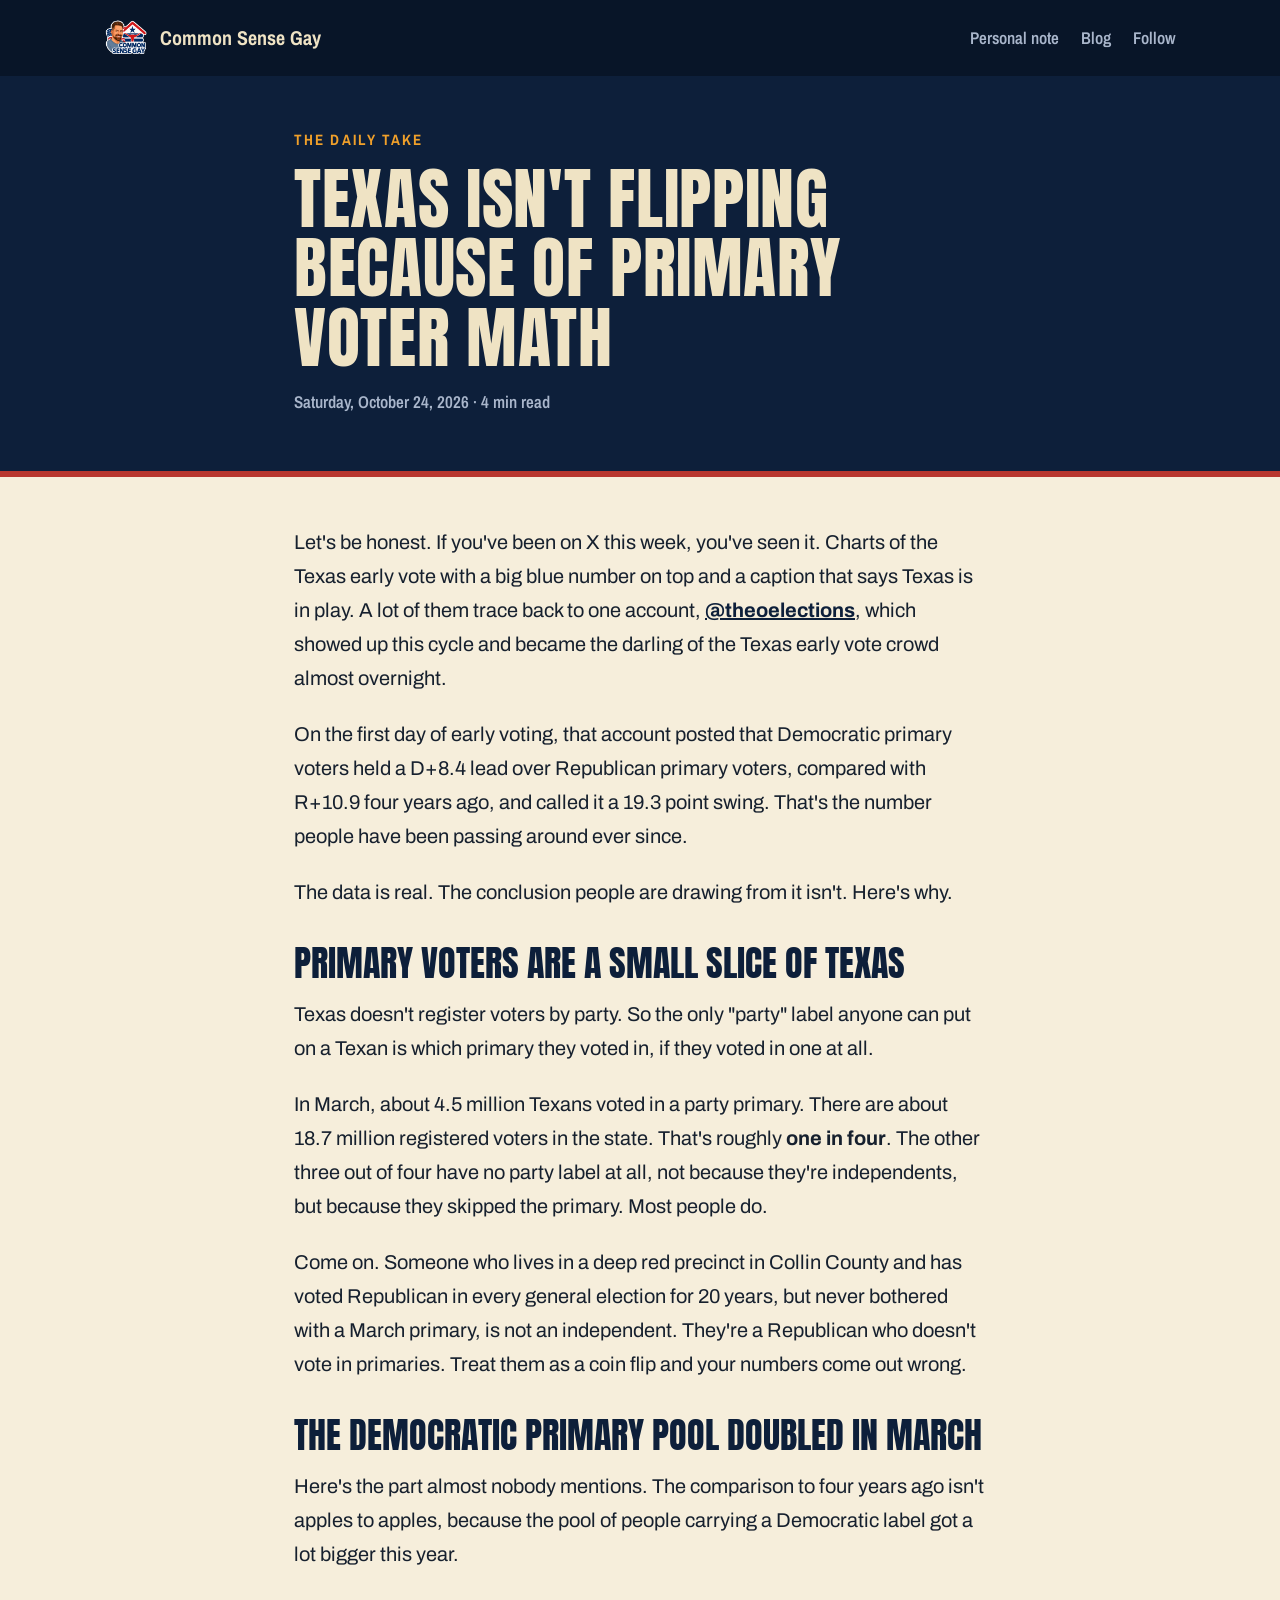
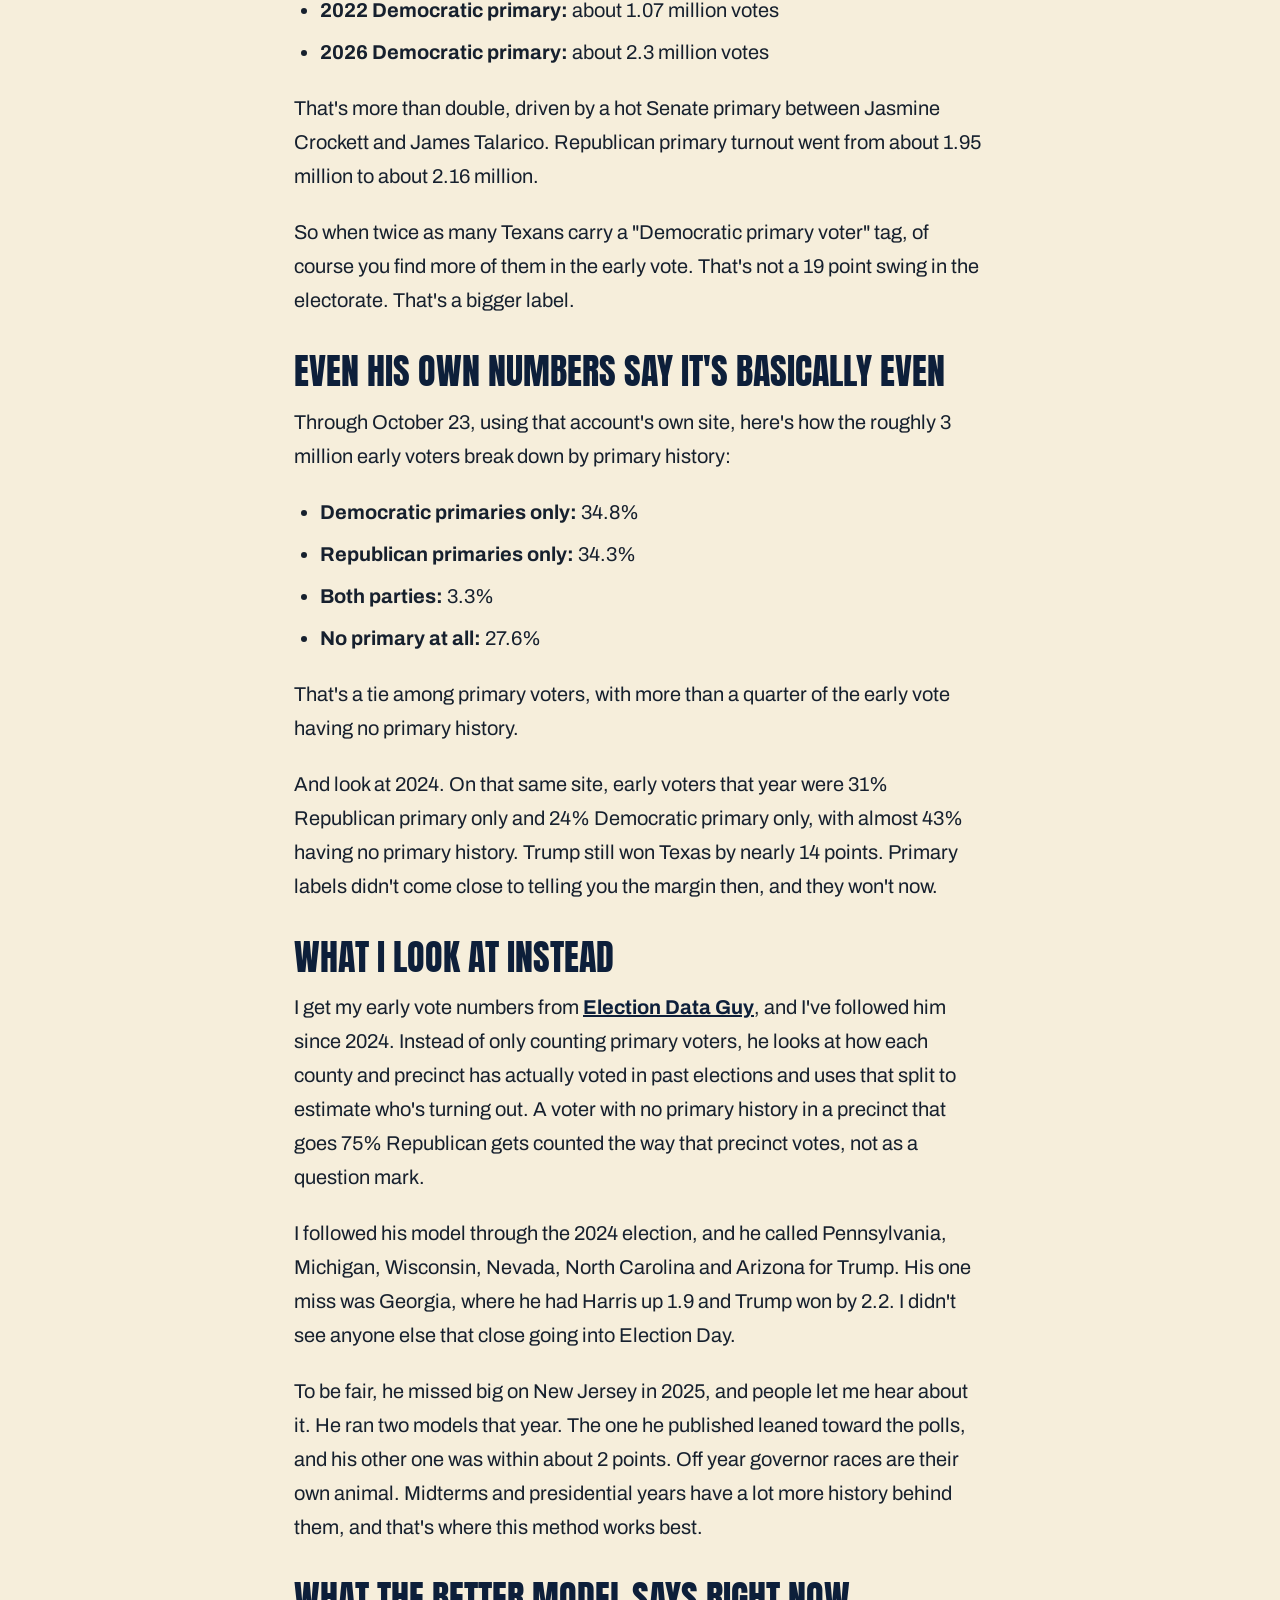
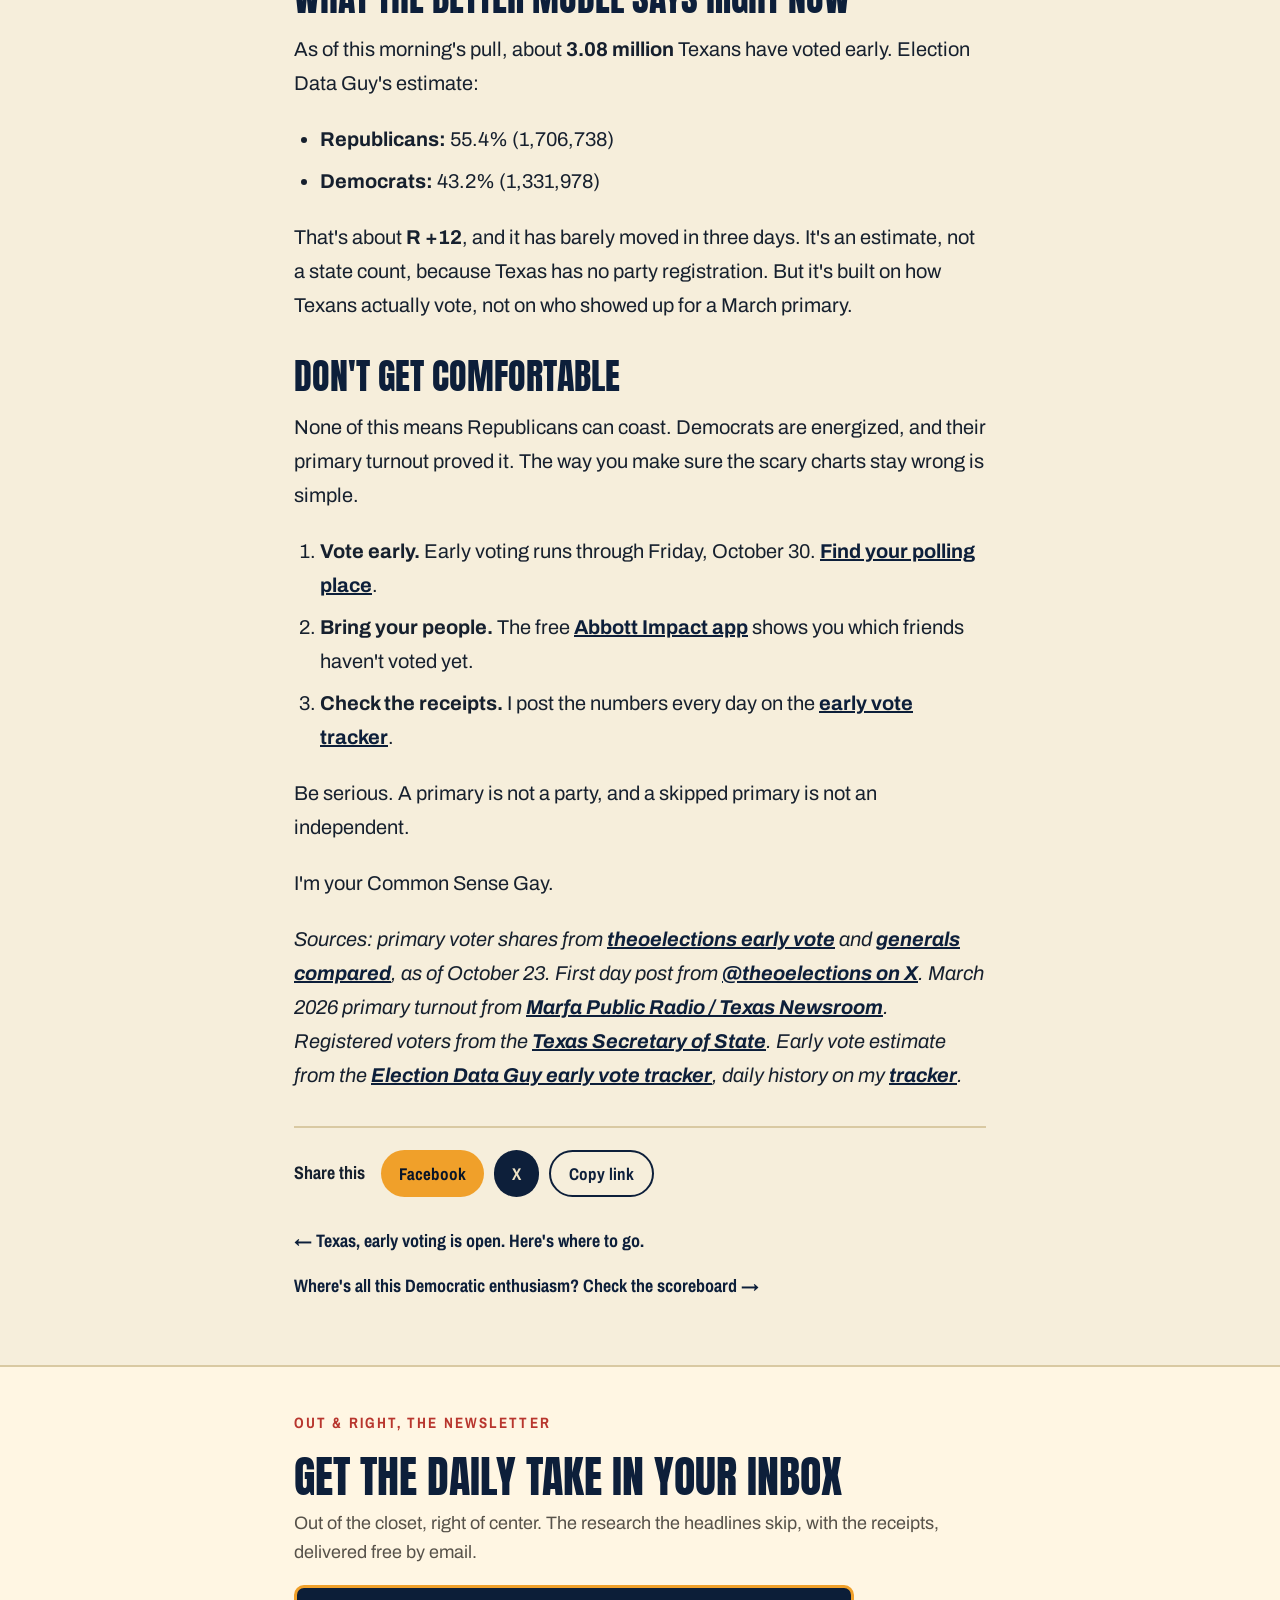
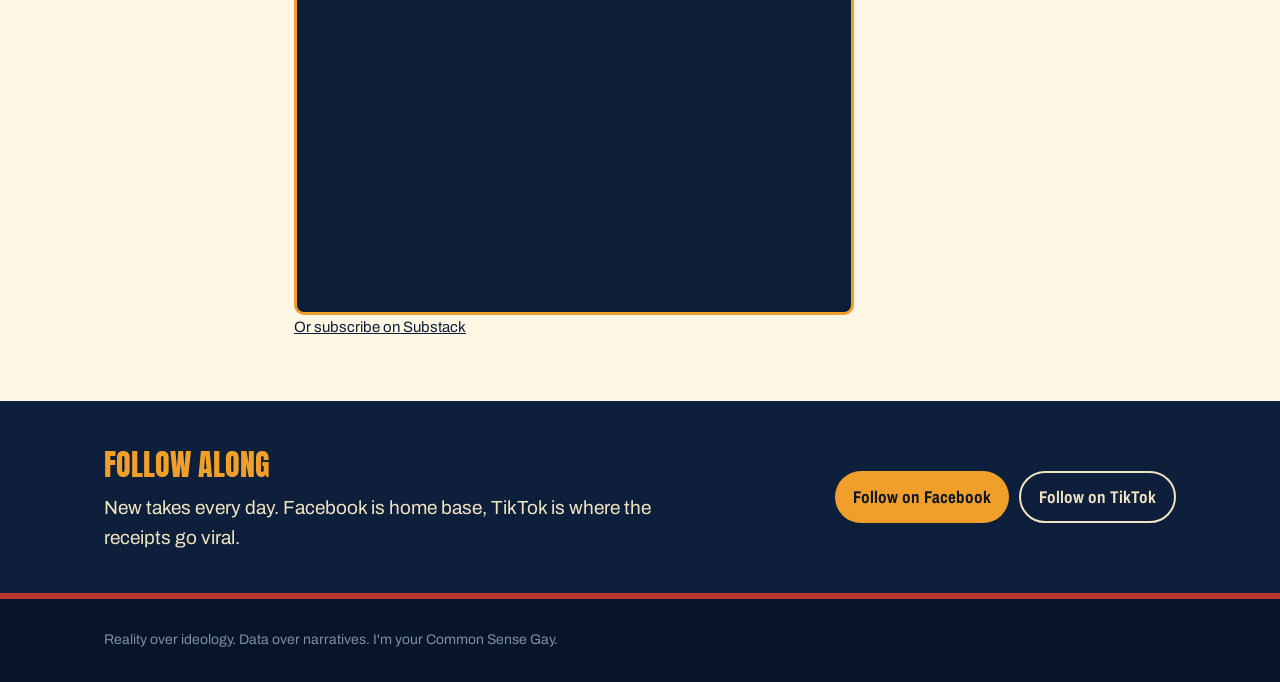
<file: blog/texas-primary-voter-math/index.html>
<!doctype html>
<html lang="en">
<head>
<!-- Google tag (gtag.js) -->
<script async src="https://www.googletagmanager.com/gtag/js?id=G-LYH4ZTMX31"></script>
<script>
  window.dataLayer = window.dataLayer || [];
  function gtag(){dataLayer.push(arguments);}
  gtag('js', new Date());

  gtag('config', 'G-LYH4ZTMX31');
</script>
<script src="/assets/track.js" defer></script>
<meta charset="utf-8">
<meta name="viewport" content="width=device-width,initial-scale=1,viewport-fit=cover">
<title>Texas isn&#x27;t flipping because of primary voter math | Common Sense Gay</title>
<meta name="description" content="The hottest take on X this week says Democratic primary voters are swamping the Texas early vote. Here&#x27;s why counting primary voters tells you a lot less than it looks like, and what the better model says.">
<link rel="canonical" href="https://commonsensegay.com/blog/texas-primary-voter-math/">
<meta property="og:title" content="Texas isn&#x27;t flipping because of primary voter math">
<meta property="og:description" content="The hottest take on X this week says Democratic primary voters are swamping the Texas early vote. Here&#x27;s why counting primary voters tells you a lot less than it looks like, and what the better model says.">
<meta property="og:type" content="article">
<meta property="og:url" content="https://commonsensegay.com/blog/texas-primary-voter-math/">
<meta property="og:image" content="https://commonsensegay.com/assets/og-home-v5.jpg">
<meta property="og:image:width" content="1200">
<meta property="og:image:height" content="630">
<meta property="og:site_name" content="Common Sense Gay">
<meta name="twitter:card" content="summary_large_image">
<meta name="twitter:site" content="@commonsensegay">
<meta name="twitter:image" content="https://commonsensegay.com/assets/og-home-v5.jpg">
<meta name="theme-color" content="#0d1f3a">
<link rel="icon" type="image/png" sizes="32x32" href="/favicon-32.png">
<link rel="apple-touch-icon" href="/apple-touch-icon.png">
<link rel="alternate" type="application/rss+xml" title="Common Sense Gay" href="/blog/feed.xml">
<link rel="preconnect" href="https://fonts.googleapis.com">
<link rel="preconnect" href="https://fonts.gstatic.com" crossorigin>
<link rel="stylesheet" href="https://fonts.googleapis.com/css2?family=Anton&family=Archivo:wght@400;500;700&family=Archivo+Narrow:wght@600;700&display=swap">
<style>
:root{--navy:#0d1f3a;--night:#081528;--cream:#efe3c4;--paper:#f6eedb;--sun:#f0a02a;--red:#b8362e;--mist:#a9b6cb;--ink:#16202e;--ink-soft:#57524a;--rule:#d9c9a2;
--display:"Anton",Impact,"Arial Narrow",sans-serif;--body:"Archivo",system-ui,sans-serif;--narrow:"Archivo Narrow","Arial Narrow",sans-serif}
*{box-sizing:border-box}
body{margin:0;background:var(--paper);color:var(--ink);font-family:var(--body);font-size:18px;line-height:1.6;-webkit-font-smoothing:antialiased}
img{max-width:100%;height:auto;display:block}
a{color:var(--navy)}
a:focus-visible{outline:3px solid var(--sun);outline-offset:3px}
.wrap{max-width:1120px;margin:0 auto;padding:0 24px}
.narrow{max-width:740px}
@media (max-width:600px){.wrap{padding:0 16px}}
.bar{background:var(--night)}
.bar .wrap{display:flex;align-items:center;justify-content:space-between;gap:16px;padding-top:16px;padding-bottom:16px}
.mark{display:flex;align-items:center;gap:12px;text-decoration:none;font-family:var(--narrow);font-weight:700;font-size:20px;color:var(--cream)}
.mark img{width:44px;height:44px}
.nav{display:flex;gap:22px;align-items:center;font-family:var(--narrow);font-weight:600;font-size:17px}
.nav a{text-decoration:none;color:var(--mist);white-space:nowrap}
.nav a:hover,.nav a[aria-current]{color:var(--cream)}
.nav a.ev{background:#f5a21f;color:#0c1e38;padding:4px 12px;border-radius:999px}
@media (max-width:700px){.nav a:not(.keep){display:none}}
@media (max-width:400px){.nav{gap:12px;font-size:15px}.mark{font-size:15px}}
.top{background:var(--navy);color:var(--cream);padding:52px 0 56px;border-bottom:6px solid var(--red)}
.kick{font-family:var(--narrow);font-weight:700;text-transform:uppercase;letter-spacing:.14em;font-size:15px;color:var(--sun);margin:0 0 12px}
.kick a{color:var(--sun);text-decoration:none}
h1{font-family:var(--display);font-weight:400;text-transform:uppercase;font-size:clamp(38px,5.4vw,68px);line-height:1.02;margin:0 0 16px;letter-spacing:.01em}
.lede{font-size:clamp(18px,2vw,21px);color:#d8dfeb;max-width:58ch;margin:0}
.meta{font-family:var(--narrow);font-weight:600;font-size:17px;color:var(--mist);margin:0}
main{padding:48px 0 64px}
.post{font-size:20px;line-height:1.7}
.post p{margin:0 0 22px}
.post h2,.post h3{font-family:var(--display);font-weight:400;text-transform:uppercase;color:var(--navy);line-height:1.05;margin:36px 0 14px}
.post h2{font-size:36px}.post h3{font-size:28px}
.post blockquote{margin:0 0 22px;padding:6px 0 6px 20px;border-left:5px solid var(--sun);color:#3d3a33;font-style:italic}
.post .tldr{background:#fbf5e6;border:2px solid var(--sun);border-radius:6px;padding:18px 22px 4px;margin:0 0 30px}
.post .tldr>p:first-child{font-family:var(--narrow);font-weight:700;text-transform:uppercase;letter-spacing:.12em;font-size:16px;color:var(--red);margin:0 0 8px}
.post .tldr ul{margin-bottom:14px}
.post ul,.post ol{margin:0 0 22px;padding-left:26px}
.post li{margin-bottom:8px}
.post a{font-weight:700}
.post img{border-radius:6px;margin:6px 0 22px}
.share{display:flex;flex-wrap:wrap;gap:10px;align-items:center;border-top:2px solid var(--rule);margin-top:34px;padding-top:22px}
.share b{font-family:var(--narrow);font-size:18px;margin-right:6px}
.btn{display:inline-flex;align-items:center;gap:8px;font-family:var(--narrow);font-weight:700;font-size:17px;text-decoration:none;padding:10px 18px;border-radius:999px;background:var(--navy);color:var(--cream);border:0;cursor:pointer}
.btn.fb{background:var(--sun);color:var(--night)}
.btn.alt{background:transparent;color:var(--navy);border:2px solid var(--navy)}
.list{list-style:none;margin:0;padding:0}
.list li{border-bottom:2px solid var(--rule);padding:26px 0}
.list li:first-child{padding-top:0}
.list .d{font-family:var(--narrow);font-weight:700;font-size:15px;text-transform:uppercase;letter-spacing:.1em;color:var(--red);margin:0 0 6px}
.list h2{font-family:var(--display);font-weight:400;text-transform:uppercase;font-size:clamp(28px,3.6vw,40px);line-height:1.05;margin:0 0 8px}
.list h2 a{text-decoration:none;color:var(--navy)}
.list h2 a:hover{color:var(--red)}
.list p{margin:0;color:var(--ink-soft)}
.empty{background:#fff;border:2px dashed var(--rule);border-radius:8px;padding:30px;text-align:center;color:var(--ink-soft)}
.nav2{display:flex;justify-content:space-between;gap:16px;flex-wrap:wrap;margin-top:30px;font-family:var(--narrow);font-weight:700;font-size:18px}
.nav2 a{text-decoration:none}
.cta{background:var(--navy);color:var(--cream);padding:40px 0}
.cta .wrap{display:flex;flex-wrap:wrap;gap:18px;align-items:center;justify-content:space-between}
.cta p{margin:0;font-size:19px;max-width:52ch}
.cta strong{font-family:var(--display);font-weight:400;text-transform:uppercase;font-size:30px;display:block;color:var(--sun);margin-bottom:4px}
.cta .acts{display:flex;gap:10px;flex-wrap:wrap}
.sub{background:#fff6e3;border-top:2px solid var(--rule);padding:44px 0}.sub h2{font-family:var(--display);font-weight:400;text-transform:uppercase;font-size:clamp(30px,4vw,44px);color:var(--navy);margin:0 0 10px;line-height:1.05}.sub p{margin:0 0 18px;color:var(--ink-soft)}.sub-embed{display:block;width:100%;max-width:560px;height:330px;border:3px solid var(--sun);border-radius:10px;background:#0c1e38}.sub-alt{margin:10px 0 0;font-size:15px}.btn.sub-btn{background:var(--red);color:#fff;font-size:19px;padding:13px 24px}
footer{background:var(--night);color:#7d8ca5;padding:30px 0;font-size:14px;border-top:6px solid var(--red)}
</style>
<script type="application/ld+json">{"@context": "https://schema.org", "@type": "BlogPosting", "headline": "Texas isn't flipping because of primary voter math", "description": "The hottest take on X this week says Democratic primary voters are swamping the Texas early vote. Here's why counting primary voters tells you a lot less than it looks like, and what the better model says.", "datePublished": "2026-10-24", "dateModified": "2026-10-24", "mainEntityOfPage": "https://commonsensegay.com/blog/texas-primary-voter-math/", "image": "https://commonsensegay.com/assets/og-home-v5.jpg", "author": {"@type": "Organization", "name": "Common Sense Gay", "url": "https://commonsensegay.com/"}, "publisher": {"@type": "Organization", "name": "Common Sense Gay", "logo": {"@type": "ImageObject", "url": "https://commonsensegay.com/assets/logo.png"}}}</script>
</head>
<body>
<header class="bar">
  <div class="wrap">
    <a class="mark" href="/"><img src="/assets/logo.png" alt="" width="44" height="44">Common Sense Gay</a>
    <nav class="nav" aria-label="Main">
      <a class="keep" href="/#note">Personal note</a>
      <a class="keep" href="/blog/">Blog</a>
      <a class="keep" href="/#follow">Follow</a>
    </nav>
  </div>
</header>
<div class="top"><div class="wrap narrow"><p class="kick"><a href="/blog/">The Daily Take</a></p><h1>Texas isn&#x27;t flipping because of primary voter math</h1><p class="meta">Saturday, October 24, 2026 · 4 min read</p></div></div><main><div class="wrap narrow"><article class="post"><p>Let's be honest. If you've been on X this week, you've seen it. Charts of the Texas early vote with a big blue number on top and a caption that says Texas is in play. A lot of them trace back to one account, <a href="https://x.com/theoelections" target="_blank" rel="noopener">@theoelections</a>, which showed up this cycle and became the darling of the Texas early vote crowd almost overnight.</p>
<p>On the first day of early voting, that account posted that Democratic primary voters held a D+8.4 lead over Republican primary voters, compared with R+10.9 four years ago, and called it a 19.3 point swing. That's the number people have been passing around ever since.</p>
<p>The data is real. The conclusion people are drawing from it isn't. Here's why.</p>
<h2>Primary voters are a small slice of Texas</h2>
<p>Texas doesn't register voters by party. So the only "party" label anyone can put on a Texan is which primary they voted in, if they voted in one at all.</p>
<p>In March, about 4.5 million Texans voted in a party primary. There are about 18.7 million registered voters in the state. That's roughly <strong>one in four</strong>. The other three out of four have no party label at all, not because they're independents, but because they skipped the primary. Most people do.</p>
<p>Come on. Someone who lives in a deep red precinct in Collin County and has voted Republican in every general election for 20 years, but never bothered with a March primary, is not an independent. They're a Republican who doesn't vote in primaries. Treat them as a coin flip and your numbers come out wrong.</p>
<h2>The Democratic primary pool doubled in March</h2>
<p>Here's the part almost nobody mentions. The comparison to four years ago isn't apples to apples, because the pool of people carrying a Democratic label got a lot bigger this year.</p>
<ul>
<li><strong>2022 Democratic primary:</strong> about 1.07 million votes</li>
<li><strong>2026 Democratic primary:</strong> about 2.3 million votes</li>
</ul>
<p>That's more than double, driven by a hot Senate primary between Jasmine Crockett and James Talarico. Republican primary turnout went from about 1.95 million to about 2.16 million.</p>
<p>So when twice as many Texans carry a "Democratic primary voter" tag, of course you find more of them in the early vote. That's not a 19 point swing in the electorate. That's a bigger label.</p>
<h2>Even his own numbers say it's basically even</h2>
<p>Through October 23, using that account's own site, here's how the roughly 3 million early voters break down by primary history:</p>
<ul>
<li><strong>Democratic primaries only:</strong> 34.8%</li>
<li><strong>Republican primaries only:</strong> 34.3%</li>
<li><strong>Both parties:</strong> 3.3%</li>
<li><strong>No primary at all:</strong> 27.6%</li>
</ul>
<p>That's a tie among primary voters, with more than a quarter of the early vote having no primary history.</p>
<p>And look at 2024. On that same site, early voters that year were 31% Republican primary only and 24% Democratic primary only, with almost 43% having no primary history. Trump still won Texas by nearly 14 points. Primary labels didn't come close to telling you the margin then, and they won't now.</p>
<h2>What I look at instead</h2>
<p>I get my early vote numbers from <a href="https://x.com/E_DataGuy" target="_blank" rel="noopener">Election Data Guy</a>, and I've followed him since 2024. Instead of only counting primary voters, he looks at how each county and precinct has actually voted in past elections and uses that split to estimate who's turning out. A voter with no primary history in a precinct that goes 75% Republican gets counted the way that precinct votes, not as a question mark.</p>
<p>I followed his model through the 2024 election, and he called Pennsylvania, Michigan, Wisconsin, Nevada, North Carolina and Arizona for Trump. His one miss was Georgia, where he had Harris up 1.9 and Trump won by 2.2. I didn't see anyone else that close going into Election Day.</p>
<p>To be fair, he missed big on New Jersey in 2025, and people let me hear about it. He ran two models that year. The one he published leaned toward the polls, and his other one was within about 2 points. Off year governor races are their own animal. Midterms and presidential years have a lot more history behind them, and that's where this method works best.</p>
<h2>What the better model says right now</h2>
<p>As of this morning's pull, about <strong>3.08 million</strong> Texans have voted early. Election Data Guy's estimate:</p>
<ul>
<li><strong>Republicans:</strong> 55.4% (1,706,738)</li>
<li><strong>Democrats:</strong> 43.2% (1,331,978)</li>
</ul>
<p>That's about <strong>R +12</strong>, and it has barely moved in three days. It's an estimate, not a state count, because Texas has no party registration. But it's built on how Texans actually vote, not on who showed up for a March primary.</p>
<h2>Don't get comfortable</h2>
<p>None of this means Republicans can coast. Democrats are energized, and their primary turnout proved it. The way you make sure the scary charts stay wrong is simple.</p>
<ol>
<li><strong>Vote early.</strong> Early voting runs through Friday, October 30. <a href="/vote/#TX">Find your polling place</a>.</li>
<li><strong>Bring your people.</strong> The free <a href="/abbott-impact/">Abbott Impact app</a> shows you which friends haven't voted yet.</li>
<li><strong>Check the receipts.</strong> I post the numbers every day on the <a href="/early-vote/#states">early vote tracker</a>.</li>
</ol>
<p>Be serious. A primary is not a party, and a skipped primary is not an independent.</p>
<p>I'm your Common Sense Gay.</p>
<p><em>Sources: primary voter shares from <a href="https://theoelections.com/early-vote" target="_blank" rel="noopener">theoelections early vote</a> and <a href="https://theoelections.com/early-vote-compare" target="_blank" rel="noopener">generals compared</a>, as of October 23. First day post from <a href="https://x.com/theoelections/status/2112608290123202778" target="_blank" rel="noopener">@theoelections on X</a>. March 2026 primary turnout from <a href="https://www.marfapublicradio.org/news/2026-03-06/democratic-turnout-surges-in-texas-as-over-4-4-million-vote-in-party-primaries" target="_blank" rel="noopener">Marfa Public Radio / Texas Newsroom</a>. Registered voters from the <a href="https://www.sos.state.tx.us/about/newsreleases/2026/021726.shtml" target="_blank" rel="noopener">Texas Secretary of State</a>. Early vote estimate from the <a href="https://www.electiondataguy.com/early-vote-tracker" target="_blank" rel="noopener">Election Data Guy early vote tracker</a>, daily history on my <a href="/early-vote/#states">tracker</a>.</em></p></article><div class="share"><b>Share this</b><a class="btn fb" href="https://www.facebook.com/sharer/sharer.php?u=https://commonsensegay.com/blog/texas-primary-voter-math/" target="_blank" rel="noopener">Facebook</a><a class="btn" href="https://x.com/intent/post?url=https://commonsensegay.com/blog/texas-primary-voter-math/&text=Texas isn&#x27;t flipping because of primary voter math" target="_blank" rel="noopener">X</a><button class="btn alt" type="button" onclick="navigator.clipboard&&navigator.clipboard.writeText('https://commonsensegay.com/blog/texas-primary-voter-math/').then(()=>{this.textContent='Link copied'})">Copy link</button></div><div class="nav2"><a href="/blog/texas-early-voting-day-one/">← Texas, early voting is open. Here&#x27;s where to go.</a><a href="/blog/democratic-enthusiasm-headlines-vs-reality/">Where&#x27;s all this Democratic enthusiasm? Check the scoreboard →</a></div></div></main><section class="sub"><div class="wrap narrow"><p class="kick" style="color:var(--red)">Out &amp; Right, the newsletter</p><h2>Get the daily take in your inbox</h2><p>Out of the closet, right of center. The research the headlines skip, with the receipts, delivered free by email.</p><iframe class="sub-embed" src="https://commonsensegay.substack.com/embed" title="Subscribe to Out &amp; Right" loading="lazy" frameborder="0" scrolling="no"></iframe><p class="sub-alt"><a href="https://commonsensegay.substack.com/subscribe" rel="noopener">Or subscribe on Substack</a></p></div></section>
<section class="cta">
  <div class="wrap">
    <p><strong>Follow along</strong>New takes every day. Facebook is home base, TikTok is where the receipts go viral.</p>
    <div class="acts"><a class="btn fb" href="https://www.facebook.com/Commonsensegay/" rel="noopener">Follow on Facebook</a><a class="btn alt" style="color:var(--cream);border-color:var(--cream)" href="https://www.tiktok.com/@commonsensegay" rel="noopener">Follow on TikTok</a></div>
  </div>
</section>
<footer><div class="wrap">Reality over ideology. Data over narratives. I'm your Common Sense Gay.</div></footer>
</body>
</html>
</file>
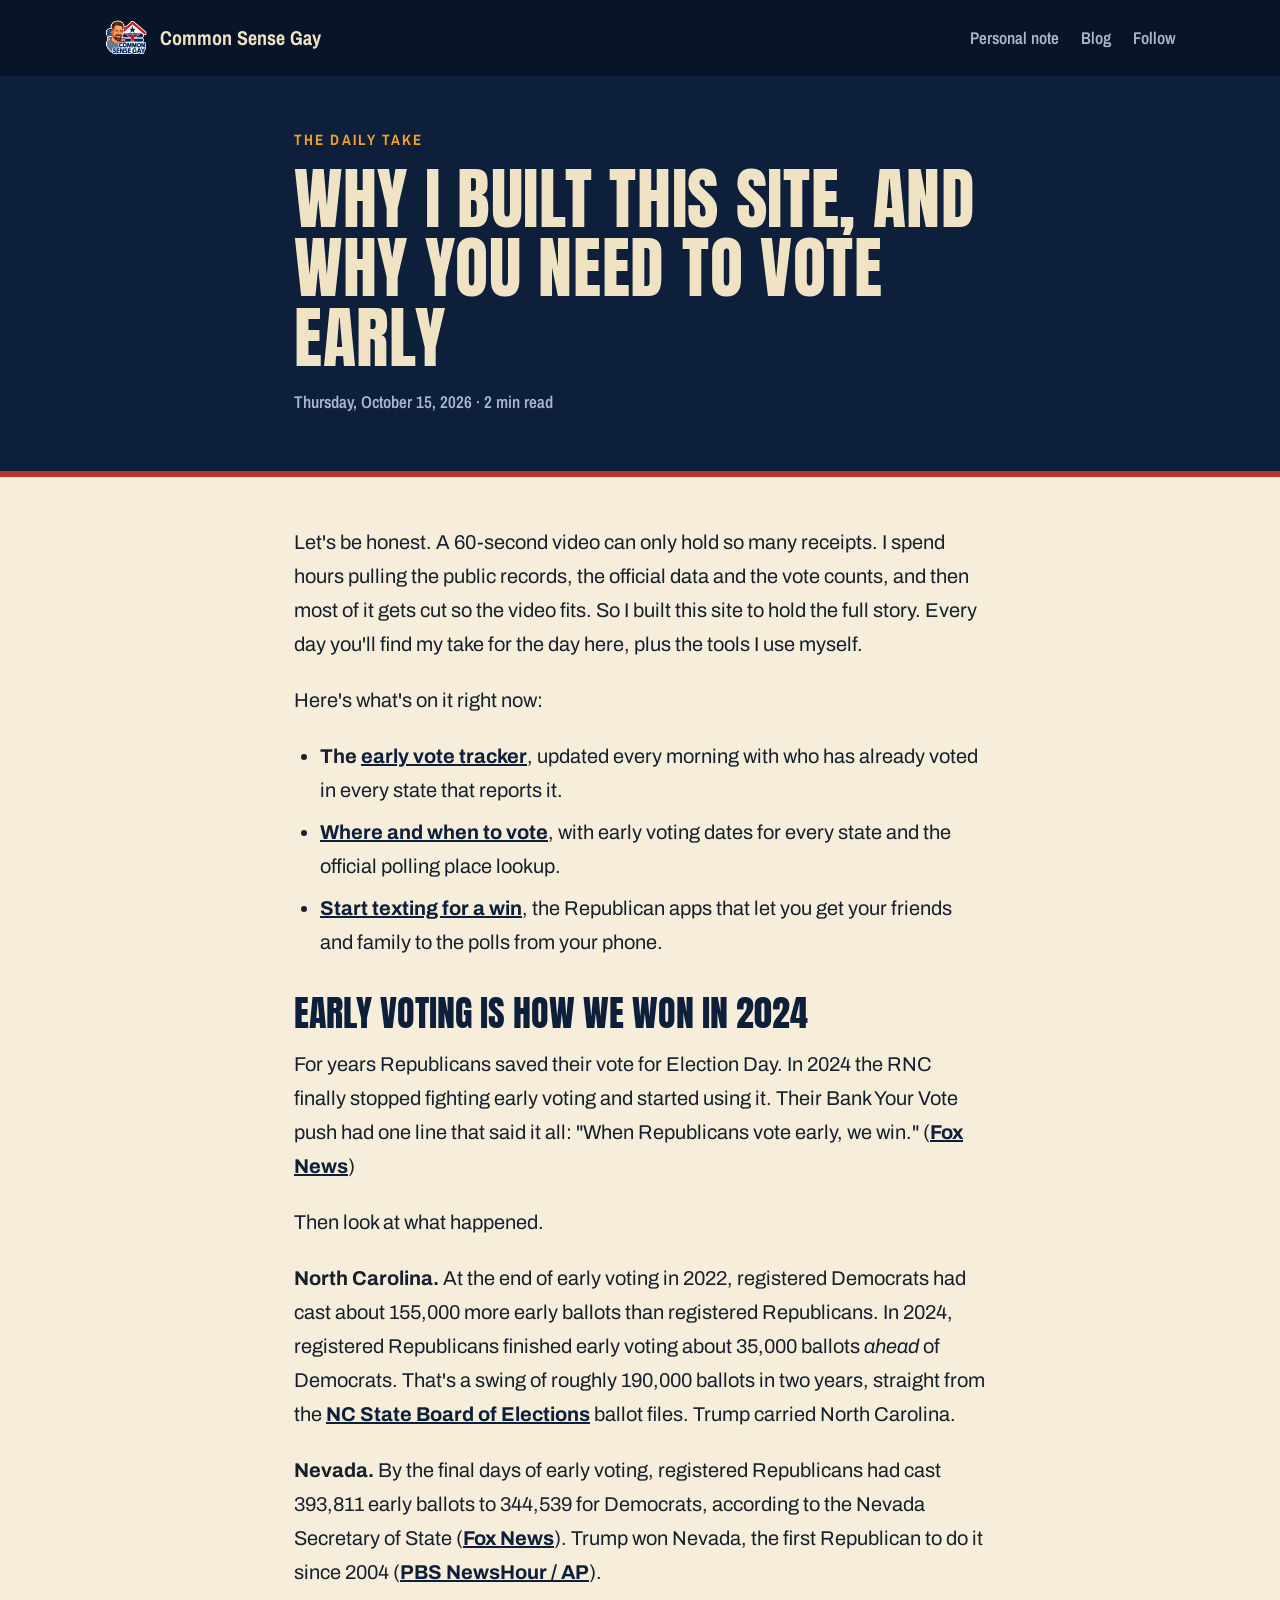
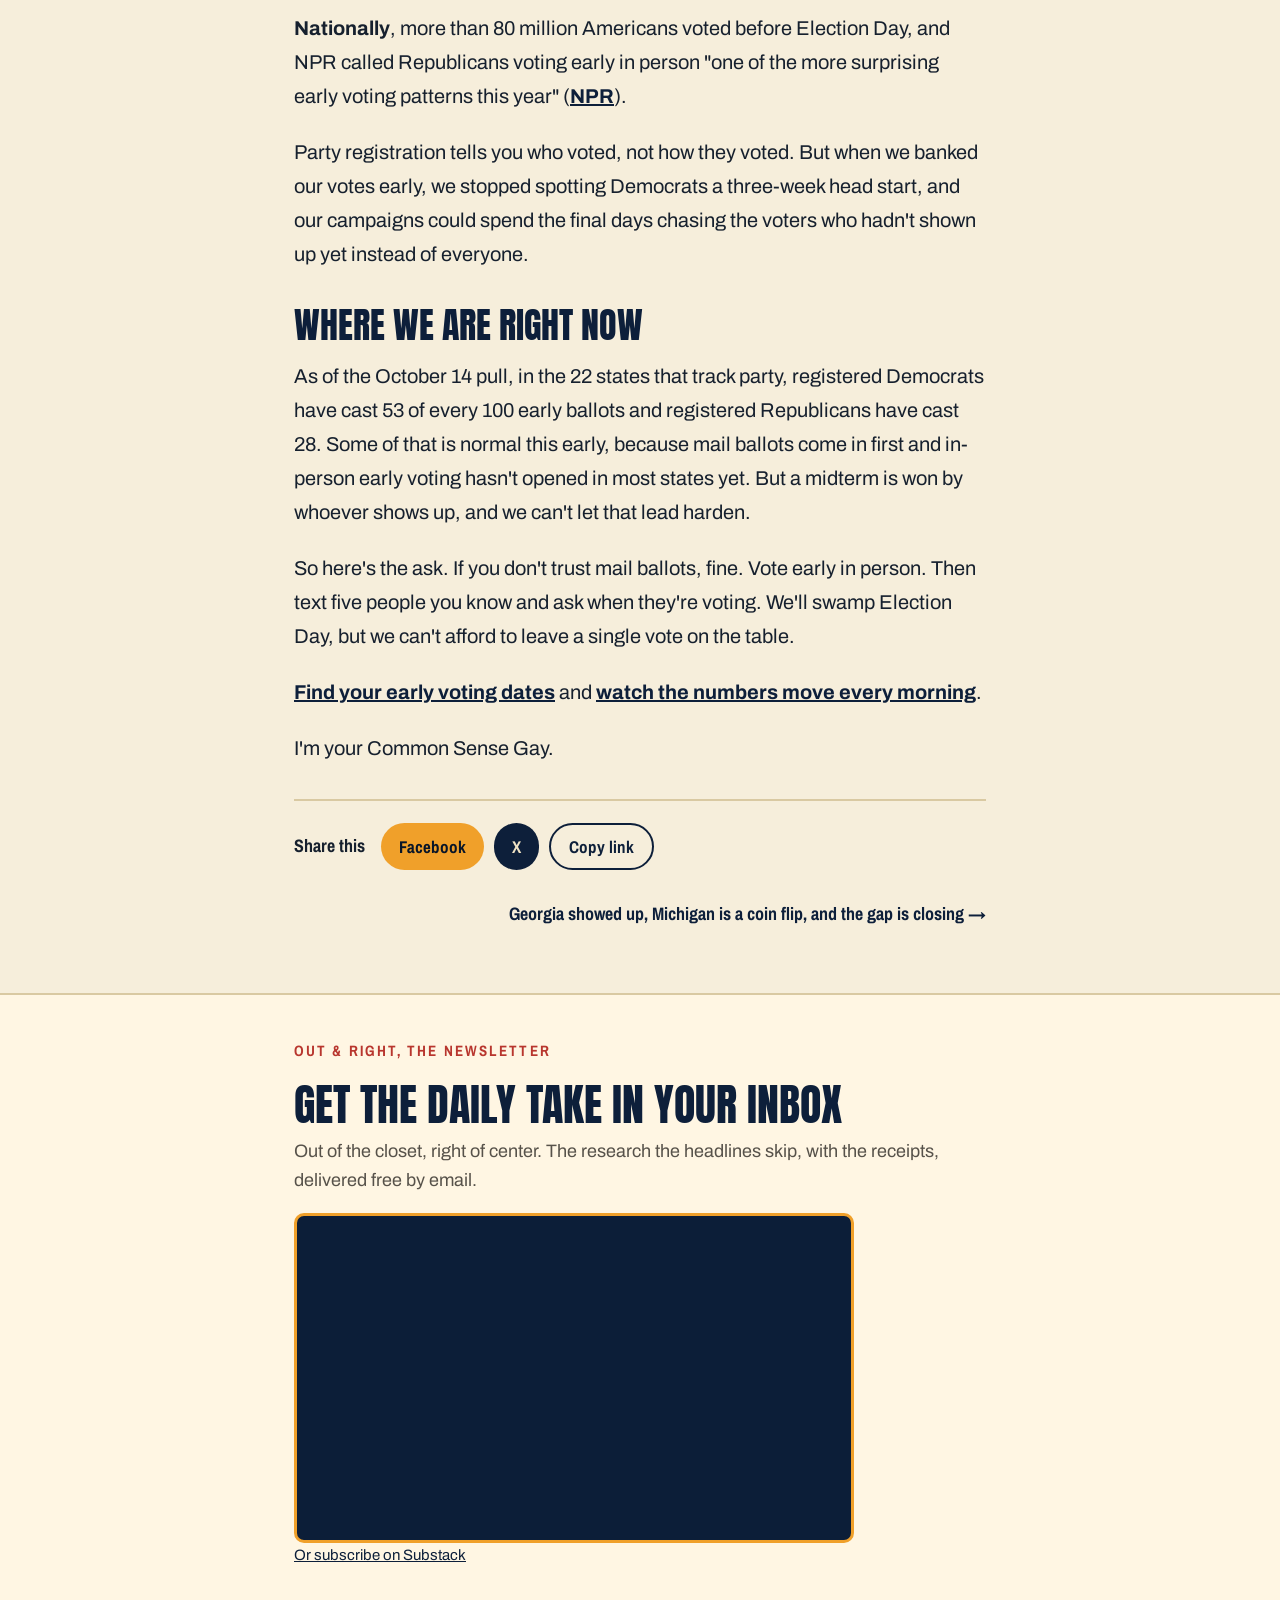
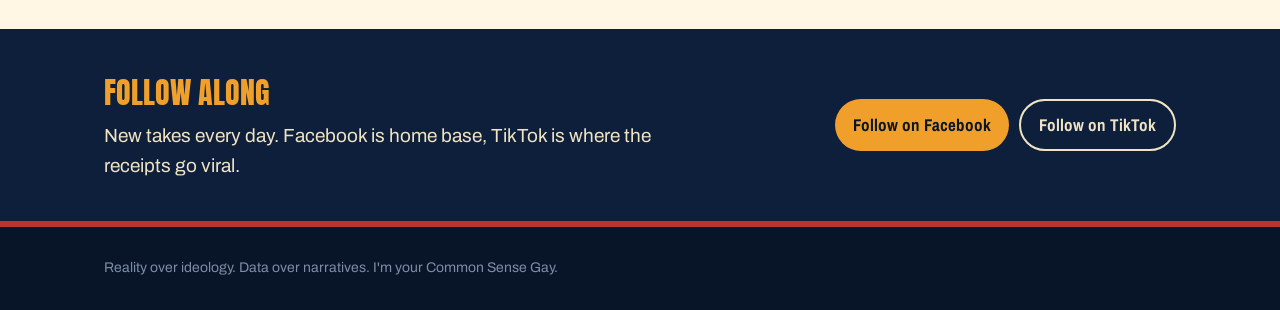
<file: blog/why-i-built-this-site/index.html>
<!doctype html>
<html lang="en">
<head>
<!-- Google tag (gtag.js) -->
<script async src="https://www.googletagmanager.com/gtag/js?id=G-LYH4ZTMX31"></script>
<script>
  window.dataLayer = window.dataLayer || [];
  function gtag(){dataLayer.push(arguments);}
  gtag('js', new Date());

  gtag('config', 'G-LYH4ZTMX31');
</script>
<script src="/assets/track.js" defer></script>
<meta charset="utf-8">
<meta name="viewport" content="width=device-width,initial-scale=1,viewport-fit=cover">
<title>Why I built this site, and why you need to vote early | Common Sense Gay</title>
<meta name="description" content="My research kept disappearing into 60-second videos, so now the receipts have a home. First up: early voting, because that&#x27;s how we won in 2024.">
<link rel="canonical" href="https://commonsensegay.com/blog/why-i-built-this-site/">
<meta property="og:title" content="Why I built this site, and why you need to vote early">
<meta property="og:description" content="My research kept disappearing into 60-second videos, so now the receipts have a home. First up: early voting, because that&#x27;s how we won in 2024.">
<meta property="og:type" content="article">
<meta property="og:url" content="https://commonsensegay.com/blog/why-i-built-this-site/">
<meta property="og:image" content="https://commonsensegay.com/assets/og-home-v5.jpg">
<meta property="og:image:width" content="1200">
<meta property="og:image:height" content="630">
<meta property="og:site_name" content="Common Sense Gay">
<meta name="twitter:card" content="summary_large_image">
<meta name="twitter:site" content="@commonsensegay">
<meta name="twitter:image" content="https://commonsensegay.com/assets/og-home-v5.jpg">
<meta name="theme-color" content="#0d1f3a">
<link rel="icon" type="image/png" sizes="32x32" href="/favicon-32.png">
<link rel="apple-touch-icon" href="/apple-touch-icon.png">
<link rel="alternate" type="application/rss+xml" title="Common Sense Gay" href="/blog/feed.xml">
<link rel="preconnect" href="https://fonts.googleapis.com">
<link rel="preconnect" href="https://fonts.gstatic.com" crossorigin>
<link rel="stylesheet" href="https://fonts.googleapis.com/css2?family=Anton&family=Archivo:wght@400;500;700&family=Archivo+Narrow:wght@600;700&display=swap">
<style>
:root{--navy:#0d1f3a;--night:#081528;--cream:#efe3c4;--paper:#f6eedb;--sun:#f0a02a;--red:#b8362e;--mist:#a9b6cb;--ink:#16202e;--ink-soft:#57524a;--rule:#d9c9a2;
--display:"Anton",Impact,"Arial Narrow",sans-serif;--body:"Archivo",system-ui,sans-serif;--narrow:"Archivo Narrow","Arial Narrow",sans-serif}
*{box-sizing:border-box}
body{margin:0;background:var(--paper);color:var(--ink);font-family:var(--body);font-size:18px;line-height:1.6;-webkit-font-smoothing:antialiased}
img{max-width:100%;height:auto;display:block}
a{color:var(--navy)}
a:focus-visible{outline:3px solid var(--sun);outline-offset:3px}
.wrap{max-width:1120px;margin:0 auto;padding:0 24px}
.narrow{max-width:740px}
@media (max-width:600px){.wrap{padding:0 16px}}
.bar{background:var(--night)}
.bar .wrap{display:flex;align-items:center;justify-content:space-between;gap:16px;padding-top:16px;padding-bottom:16px}
.mark{display:flex;align-items:center;gap:12px;text-decoration:none;font-family:var(--narrow);font-weight:700;font-size:20px;color:var(--cream)}
.mark img{width:44px;height:44px}
.nav{display:flex;gap:22px;align-items:center;font-family:var(--narrow);font-weight:600;font-size:17px}
.nav a{text-decoration:none;color:var(--mist);white-space:nowrap}
.nav a:hover,.nav a[aria-current]{color:var(--cream)}
.nav a.ev{background:#f5a21f;color:#0c1e38;padding:4px 12px;border-radius:999px}
@media (max-width:700px){.nav a:not(.keep){display:none}}
@media (max-width:400px){.nav{gap:12px;font-size:15px}.mark{font-size:15px}}
.top{background:var(--navy);color:var(--cream);padding:52px 0 56px;border-bottom:6px solid var(--red)}
.kick{font-family:var(--narrow);font-weight:700;text-transform:uppercase;letter-spacing:.14em;font-size:15px;color:var(--sun);margin:0 0 12px}
.kick a{color:var(--sun);text-decoration:none}
h1{font-family:var(--display);font-weight:400;text-transform:uppercase;font-size:clamp(38px,5.4vw,68px);line-height:1.02;margin:0 0 16px;letter-spacing:.01em}
.lede{font-size:clamp(18px,2vw,21px);color:#d8dfeb;max-width:58ch;margin:0}
.meta{font-family:var(--narrow);font-weight:600;font-size:17px;color:var(--mist);margin:0}
main{padding:48px 0 64px}
.post{font-size:20px;line-height:1.7}
.post p{margin:0 0 22px}
.post h2,.post h3{font-family:var(--display);font-weight:400;text-transform:uppercase;color:var(--navy);line-height:1.05;margin:36px 0 14px}
.post h2{font-size:36px}.post h3{font-size:28px}
.post blockquote{margin:0 0 22px;padding:6px 0 6px 20px;border-left:5px solid var(--sun);color:#3d3a33;font-style:italic}
.post .tldr{background:#fbf5e6;border:2px solid var(--sun);border-radius:6px;padding:18px 22px 4px;margin:0 0 30px}
.post .tldr>p:first-child{font-family:var(--narrow);font-weight:700;text-transform:uppercase;letter-spacing:.12em;font-size:16px;color:var(--red);margin:0 0 8px}
.post .tldr ul{margin-bottom:14px}
.post ul,.post ol{margin:0 0 22px;padding-left:26px}
.post li{margin-bottom:8px}
.post a{font-weight:700}
.post img{border-radius:6px;margin:6px 0 22px}
.share{display:flex;flex-wrap:wrap;gap:10px;align-items:center;border-top:2px solid var(--rule);margin-top:34px;padding-top:22px}
.share b{font-family:var(--narrow);font-size:18px;margin-right:6px}
.btn{display:inline-flex;align-items:center;gap:8px;font-family:var(--narrow);font-weight:700;font-size:17px;text-decoration:none;padding:10px 18px;border-radius:999px;background:var(--navy);color:var(--cream);border:0;cursor:pointer}
.btn.fb{background:var(--sun);color:var(--night)}
.btn.alt{background:transparent;color:var(--navy);border:2px solid var(--navy)}
.list{list-style:none;margin:0;padding:0}
.list li{border-bottom:2px solid var(--rule);padding:26px 0}
.list li:first-child{padding-top:0}
.list .d{font-family:var(--narrow);font-weight:700;font-size:15px;text-transform:uppercase;letter-spacing:.1em;color:var(--red);margin:0 0 6px}
.list h2{font-family:var(--display);font-weight:400;text-transform:uppercase;font-size:clamp(28px,3.6vw,40px);line-height:1.05;margin:0 0 8px}
.list h2 a{text-decoration:none;color:var(--navy)}
.list h2 a:hover{color:var(--red)}
.list p{margin:0;color:var(--ink-soft)}
.empty{background:#fff;border:2px dashed var(--rule);border-radius:8px;padding:30px;text-align:center;color:var(--ink-soft)}
.nav2{display:flex;justify-content:space-between;gap:16px;flex-wrap:wrap;margin-top:30px;font-family:var(--narrow);font-weight:700;font-size:18px}
.nav2 a{text-decoration:none}
.cta{background:var(--navy);color:var(--cream);padding:40px 0}
.cta .wrap{display:flex;flex-wrap:wrap;gap:18px;align-items:center;justify-content:space-between}
.cta p{margin:0;font-size:19px;max-width:52ch}
.cta strong{font-family:var(--display);font-weight:400;text-transform:uppercase;font-size:30px;display:block;color:var(--sun);margin-bottom:4px}
.cta .acts{display:flex;gap:10px;flex-wrap:wrap}
.sub{background:#fff6e3;border-top:2px solid var(--rule);padding:44px 0}.sub h2{font-family:var(--display);font-weight:400;text-transform:uppercase;font-size:clamp(30px,4vw,44px);color:var(--navy);margin:0 0 10px;line-height:1.05}.sub p{margin:0 0 18px;color:var(--ink-soft)}.sub-embed{display:block;width:100%;max-width:560px;height:330px;border:3px solid var(--sun);border-radius:10px;background:#0c1e38}.sub-alt{margin:10px 0 0;font-size:15px}.btn.sub-btn{background:var(--red);color:#fff;font-size:19px;padding:13px 24px}
footer{background:var(--night);color:#7d8ca5;padding:30px 0;font-size:14px;border-top:6px solid var(--red)}
</style>
<script type="application/ld+json">{"@context": "https://schema.org", "@type": "BlogPosting", "headline": "Why I built this site, and why you need to vote early", "description": "My research kept disappearing into 60-second videos, so now the receipts have a home. First up: early voting, because that's how we won in 2024.", "datePublished": "2026-10-15", "dateModified": "2026-10-15", "mainEntityOfPage": "https://commonsensegay.com/blog/why-i-built-this-site/", "image": "https://commonsensegay.com/assets/og-home-v5.jpg", "author": {"@type": "Organization", "name": "Common Sense Gay", "url": "https://commonsensegay.com/"}, "publisher": {"@type": "Organization", "name": "Common Sense Gay", "logo": {"@type": "ImageObject", "url": "https://commonsensegay.com/assets/logo.png"}}}</script>
</head>
<body>
<header class="bar">
  <div class="wrap">
    <a class="mark" href="/"><img src="/assets/logo.png" alt="" width="44" height="44">Common Sense Gay</a>
    <nav class="nav" aria-label="Main">
      <a class="keep" href="/#note">Personal note</a>
      <a class="keep" href="/blog/">Blog</a>
      <a class="keep" href="/#follow">Follow</a>
    </nav>
  </div>
</header>
<div class="top"><div class="wrap narrow"><p class="kick"><a href="/blog/">The Daily Take</a></p><h1>Why I built this site, and why you need to vote early</h1><p class="meta">Thursday, October 15, 2026 · 2 min read</p></div></div><main><div class="wrap narrow"><article class="post"><p>Let's be honest. A 60-second video can only hold so many receipts. I spend hours pulling the public records, the official data and the vote counts, and then most of it gets cut so the video fits. So I built this site to hold the full story. Every day you'll find my take for the day here, plus the tools I use myself.</p>
<p>Here's what's on it right now:</p>
<ul>
<li><strong>The <a href="/early-vote/">early vote tracker</a></strong>, updated every morning with who has already voted in every state that reports it.</li>
<li><strong><a href="/vote/">Where and when to vote</a></strong>, with early voting dates for every state and the official polling place lookup.</li>
<li><strong><a href="/early-vote/#volunteer">Start texting for a win</a></strong>, the Republican apps that let you get your friends and family to the polls from your phone.</li>
</ul>
<h2>Early voting is how we won in 2024</h2>
<p>For years Republicans saved their vote for Election Day. In 2024 the RNC finally stopped fighting early voting and started using it. Their Bank Your Vote push had one line that said it all: "When Republicans vote early, we win." (<a href="https://www.foxnews.com/politics/rnc-launches-bank-your-vote-ad-blitz-ahead-debate-push-republicans-vote-early-2024-elections" target="_blank" rel="noopener">Fox News</a>)</p>
<p>Then look at what happened.</p>
<p><strong>North Carolina.</strong> At the end of early voting in 2022, registered Democrats had cast about 155,000 more early ballots than registered Republicans. In 2024, registered Republicans finished early voting about 35,000 ballots <em>ahead</em> of Democrats. That's a swing of roughly 190,000 ballots in two years, straight from the <a href="https://dl.ncsbe.gov/?prefix=ENRS/" target="_blank" rel="noopener">NC State Board of Elections</a> ballot files. Trump carried North Carolina.</p>
<p><strong>Nevada.</strong> By the final days of early voting, registered Republicans had cast 393,811 early ballots to 344,539 for Democrats, according to the Nevada Secretary of State (<a href="https://www.foxnews.com/politics/republicans-topple-democrat-voter-registration-advantage-in-crucial-swing-state-as-early-vote-wraps-up" target="_blank" rel="noopener">Fox News</a>). Trump won Nevada, the first Republican to do it since 2004 (<a href="https://www.pbs.org/newshour/politics/ap-race-call-donald-trump-wins-nevada" target="_blank" rel="noopener">PBS NewsHour / AP</a>).</p>
<p><strong>Nationally</strong>, more than 80 million Americans voted before Election Day, and NPR called Republicans voting early in person "one of the more surprising early voting patterns this year" (<a href="https://www.npr.org/2024/11/05/g-s1-32395/more-than-80-million-americans-cast-ballots-before-election-day" target="_blank" rel="noopener">NPR</a>).</p>
<p>Party registration tells you who voted, not how they voted. But when we banked our votes early, we stopped spotting Democrats a three-week head start, and our campaigns could spend the final days chasing the voters who hadn't shown up yet instead of everyone.</p>
<h2>Where we are right now</h2>
<p>As of the October 14 pull, in the 22 states that track party, registered Democrats have cast 53 of every 100 early ballots and registered Republicans have cast 28. Some of that is normal this early, because mail ballots come in first and in-person early voting hasn't opened in most states yet. But a midterm is won by whoever shows up, and we can't let that lead harden.</p>
<p>So here's the ask. If you don't trust mail ballots, fine. Vote early in person. Then text five people you know and ask when they're voting. We'll swamp Election Day, but we can't afford to leave a single vote on the table.</p>
<p><a href="/vote/">Find your early voting dates</a> and <a href="/early-vote/">watch the numbers move every morning</a>.</p>
<p>I'm your Common Sense Gay.</p></article><div class="share"><b>Share this</b><a class="btn fb" href="https://www.facebook.com/sharer/sharer.php?u=https://commonsensegay.com/blog/why-i-built-this-site/" target="_blank" rel="noopener">Facebook</a><a class="btn" href="https://x.com/intent/post?url=https://commonsensegay.com/blog/why-i-built-this-site/&text=Why I built this site, and why you need to vote early" target="_blank" rel="noopener">X</a><button class="btn alt" type="button" onclick="navigator.clipboard&&navigator.clipboard.writeText('https://commonsensegay.com/blog/why-i-built-this-site/').then(()=>{this.textContent='Link copied'})">Copy link</button></div><div class="nav2"><span></span><a href="/blog/georgia-shows-up-michigan-tightens/">Georgia showed up, Michigan is a coin flip, and the gap is closing →</a></div></div></main><section class="sub"><div class="wrap narrow"><p class="kick" style="color:var(--red)">Out &amp; Right, the newsletter</p><h2>Get the daily take in your inbox</h2><p>Out of the closet, right of center. The research the headlines skip, with the receipts, delivered free by email.</p><iframe class="sub-embed" src="https://commonsensegay.substack.com/embed" title="Subscribe to Out &amp; Right" loading="lazy" frameborder="0" scrolling="no"></iframe><p class="sub-alt"><a href="https://commonsensegay.substack.com/subscribe" rel="noopener">Or subscribe on Substack</a></p></div></section>
<section class="cta">
  <div class="wrap">
    <p><strong>Follow along</strong>New takes every day. Facebook is home base, TikTok is where the receipts go viral.</p>
    <div class="acts"><a class="btn fb" href="https://www.facebook.com/Commonsensegay/" rel="noopener">Follow on Facebook</a><a class="btn alt" style="color:var(--cream);border-color:var(--cream)" href="https://www.tiktok.com/@commonsensegay" rel="noopener">Follow on TikTok</a></div>
  </div>
</section>
<footer><div class="wrap">Reality over ideology. Data over narratives. I'm your Common Sense Gay.</div></footer>
</body>
</html>
</file>
<file: assets/votebar.css>
.votebar{background:#b8362e;color:#fff6e3;font-family:"Archivo Narrow","Arial Narrow",sans-serif;font-size:17px;position:relative;z-index:30}
.votebar[hidden]{display:none}
.votebar .vb-in{max-width:1120px;margin:0 auto;padding:9px 24px;display:flex;align-items:center;gap:14px;min-height:44px}
.votebar .vb-star{color:#ffd27a;font-size:15px;flex:none}
.votebar .vb-msg{flex:1;min-width:0;font-weight:600;transition:opacity .28s ease}
.votebar .vb-msg b{font-weight:700;color:#fff}
.votebar .vb-msg.out{opacity:0}
.votebar a{color:#fff;font-weight:700;white-space:nowrap}
.votebar .vb-go{background:#fff6e3;color:#8f2420;text-decoration:none;padding:5px 12px;border-radius:3px}
.votebar .vb-go:hover{background:#fff}
.votebar .vb-all{text-decoration:underline;text-underline-offset:3px}
.votebar a:focus-visible{outline:3px solid #ffd27a;outline-offset:2px}
@media (max-width:700px){
  .votebar .vb-in{flex-wrap:wrap;gap:6px 12px;padding:8px 16px}
  .votebar .vb-msg{flex-basis:calc(100% - 30px);font-size:16px}
  .votebar .vb-go{font-size:15px}
  .votebar .vb-all{font-size:15px}
}
@media (prefers-reduced-motion:reduce){.votebar .vb-msg{transition:none}}
</file>
<file: assets/abbott-impact.css>
/* Abbott Impact feature (homepage section and /abbott-impact/ page) */
.ai{background:var(--night);color:var(--cream);padding:84px 0;border-top:6px solid var(--sun);border-bottom:6px solid var(--red);position:relative;overflow:hidden}
.ai::before{content:"";position:absolute;inset:0;background:radial-gradient(ellipse 60% 55% at 85% 20%,rgba(240,160,42,.16),transparent 70%);pointer-events:none}
.ai .wrap{position:relative}
.ai-grid{display:grid;grid-template-columns:1.15fr .85fr;gap:56px;align-items:center}
@media (max-width:900px){.ai-grid{grid-template-columns:1fr;gap:40px}}
.ai-k{font-family:var(--narrow);font-weight:700;text-transform:uppercase;letter-spacing:.16em;font-size:16px;color:var(--sun);margin:0 0 12px}
.ai h2,.ai h1{font-family:var(--display);font-weight:400;text-transform:uppercase;color:var(--cream);font-size:clamp(54px,7.4vw,104px);line-height:.95;margin:0 0 10px;letter-spacing:.01em}
.ai-sub{font-family:var(--narrow);font-weight:700;font-size:clamp(22px,2.8vw,32px);line-height:1.15;color:var(--sun);margin:0 0 20px}
.ai-body{font-size:19px;color:#d8dfeb;max-width:56ch;margin:0 0 26px}
.ai-body b{color:var(--cream)}
.ai-ctas{display:flex;flex-wrap:wrap;gap:12px;align-items:center}
.ai-btn{display:inline-flex;align-items:center;justify-content:center;gap:10px;font-family:var(--narrow);font-weight:700;font-size:19px;text-decoration:none;padding:15px 24px;border-radius:4px;border:2px solid transparent;white-space:nowrap}
.ai-btn.go{background:var(--sun);color:var(--night)}
.ai-btn.go:hover{background:#ffb646}
.ai-btn.store{border-color:rgba(239,227,196,.45);color:var(--cream);font-size:17px;padding:12px 18px}
.ai-btn.store:hover{border-color:var(--cream)}
.ai-btn svg{width:20px;height:20px;flex:0 0 auto}
.ai-more{display:inline-block;margin-top:18px;font-family:var(--narrow);font-weight:700;font-size:18px;color:var(--sun)}
.ai-fine{margin:22px 0 0;font-size:14px;color:var(--mist);max-width:60ch}

/* phone card */
.ai-phone{justify-self:center;width:min(340px,100%);background:#0f2442;border:3px solid var(--sun);border-radius:34px;padding:22px 18px 26px;box-shadow:0 22px 50px rgba(0,0,0,.45)}
.ai-phone .notch{width:90px;height:8px;border-radius:8px;background:#27456f;margin:0 auto 18px}
.ai-phone .ph-h{font-family:var(--narrow);font-weight:700;font-size:15px;letter-spacing:.12em;text-transform:uppercase;color:var(--mist);margin:0 0 10px}
.ai-phone ul{list-style:none;margin:0;padding:0;display:grid;gap:8px}
.ai-phone li{display:flex;align-items:center;justify-content:space-between;gap:10px;background:var(--navy);border:1px solid #27456f;border-radius:10px;padding:10px 12px;font-family:var(--narrow);font-weight:700;font-size:17px}
.ai-phone li span{font-weight:600;font-size:13px;padding:3px 9px;border-radius:999px;white-space:nowrap}
.ai-phone .no{background:#5a2321;color:#ffb3ab}
.ai-phone .yes{background:#1d4a33;color:#9fe0b9}
.ai-phone .ph-btn{margin-top:14px;text-align:center;background:var(--sun);color:var(--night);font-family:var(--narrow);font-weight:700;font-size:17px;padding:11px;border-radius:10px}
.ai-phone .ph-n{margin:10px 0 0;text-align:center;font-size:13px;color:var(--mist)}

/* four tools */
.ai-tools{display:grid;grid-template-columns:repeat(4,1fr);gap:2px;margin-top:60px;background:rgba(169,182,203,.18);border:2px solid rgba(169,182,203,.18);border-radius:6px;overflow:hidden}
@media (max-width:900px){.ai-tools{grid-template-columns:repeat(2,1fr)}}
@media (max-width:520px){.ai-tools{grid-template-columns:1fr}}
.ai-tool{background:var(--night);padding:24px 22px 26px}
.ai-tool b{display:block;font-family:var(--display);font-weight:400;text-transform:uppercase;font-size:34px;line-height:1;color:var(--sun);margin-bottom:10px}
.ai-tool p{margin:0;font-size:16px;color:#d8dfeb}

/* steps */
.ai-steps{list-style:none;counter-reset:s;margin:44px 0 0;padding:0;display:grid;grid-template-columns:repeat(3,1fr);gap:22px}
@media (max-width:760px){.ai-steps{grid-template-columns:1fr}}
.ai-steps li{counter-increment:s;display:flex;gap:14px;align-items:flex-start;font-size:17px;color:#d8dfeb}
.ai-steps li::before{content:counter(s);flex:0 0 auto;display:grid;place-items:center;width:42px;height:42px;border-radius:50%;background:var(--red);color:#fff;font-family:var(--display);font-size:24px}
.ai-steps b{display:block;color:var(--cream);font-family:var(--narrow);font-size:20px}
</file>
